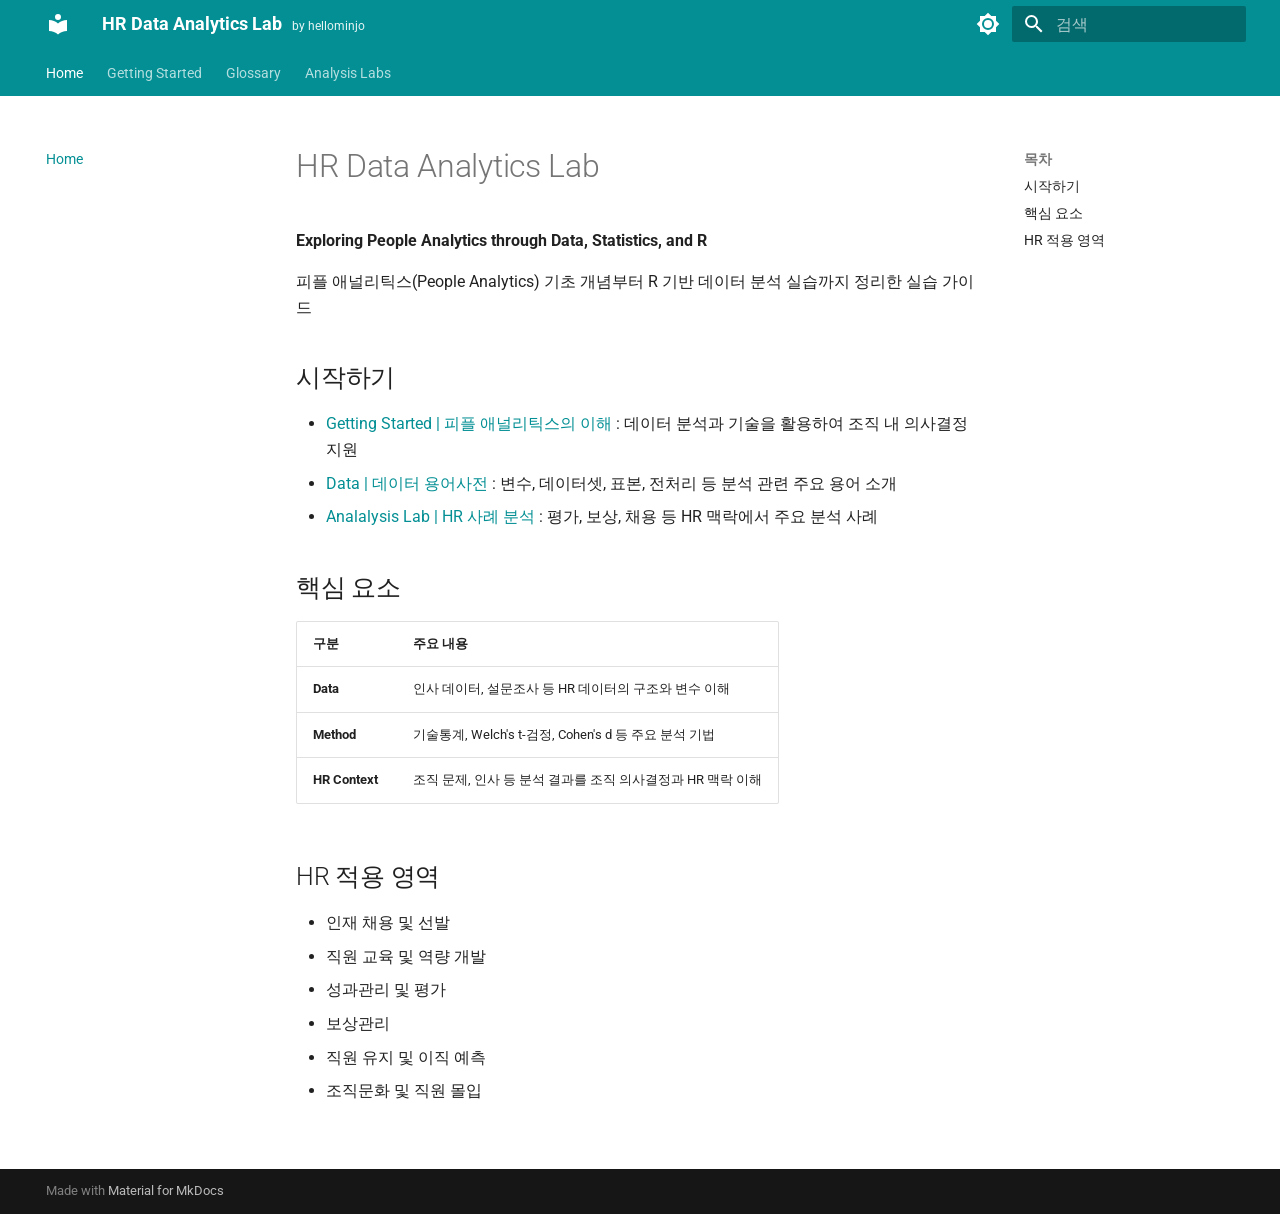
<file: index.html>
<!doctype html>
<html lang="ko" class="no-js">
  <head>
    
      <meta charset="utf-8">
      <meta name="viewport" content="width=device-width,initial-scale=1">
      
        <meta name="description" content="People Analytics & Statistical Methods">
      
      
      
        <link rel="canonical" href="https://hellominjo.github.io/hr-analytics-lab/">
      
      
      
        <link rel="next" href="getting-started/">
      
      
        
      
      
      <link rel="icon" href="assets/images/favicon.png">
      <meta name="generator" content="mkdocs-1.6.1, mkdocs-material-9.7.7">
    
    
      
        <title>HR Data Analytics Lab</title>
      
    
    
      <link rel="stylesheet" href="assets/stylesheets/main.ec1eaa64.min.css">
      
        
        <link rel="stylesheet" href="assets/stylesheets/palette.ab4e12ef.min.css">
      
      


    
    
      
    
    
      
        
        
        <link rel="preconnect" href="https://fonts.gstatic.com" crossorigin>
        <link rel="stylesheet" href="https://fonts.googleapis.com/css?family=Roboto:300,300i,400,400i,700,700i%7CRoboto+Mono:400,400i,700,700i&display=fallback">
        <style>:root{--md-text-font:"Roboto";--md-code-font:"Roboto Mono"}</style>
      
    
    
      <link rel="stylesheet" href="stylesheets/extra.css">
    
    <script>__md_scope=new URL(".",location),__md_hash=e=>[...e].reduce(((e,_)=>(e<<5)-e+_.charCodeAt(0)),0),__md_get=(e,_=localStorage,t=__md_scope)=>JSON.parse(_.getItem(t.pathname+"."+e)),__md_set=(e,_,t=localStorage,a=__md_scope)=>{try{t.setItem(a.pathname+"."+e,JSON.stringify(_))}catch(e){}}</script>
    
      

    
    
  </head>
  
  
    
    
      
    
    
    
    
    <body dir="ltr" data-md-color-scheme="default" data-md-color-primary="custom" data-md-color-accent="custom">
  
    
    <input class="md-toggle" data-md-toggle="drawer" type="checkbox" id="__drawer" autocomplete="off">
    <input class="md-toggle" data-md-toggle="search" type="checkbox" id="__search" autocomplete="off">
    <label class="md-overlay" for="__drawer"></label>
    <div data-md-component="skip">
      
        
        <a href="#hr-data-analytics-lab" class="md-skip">
          콘텐츠로 이동
        </a>
      
    </div>
    <div data-md-component="announce">
      
    </div>
    
    
      

<header class="md-header" data-md-component="header">
  <nav class="md-header__inner md-grid" aria-label="상단/헤더">
    <a href="." title="HR Data Analytics Lab" class="md-header__button md-logo" aria-label="HR Data Analytics Lab" data-md-component="logo">
      
  
  <svg xmlns="http://www.w3.org/2000/svg" viewBox="0 0 24 24"><path d="M12 8a3 3 0 0 0 3-3 3 3 0 0 0-3-3 3 3 0 0 0-3 3 3 3 0 0 0 3 3m0 3.54C9.64 9.35 6.5 8 3 8v11c3.5 0 6.64 1.35 9 3.54 2.36-2.19 5.5-3.54 9-3.54V8c-3.5 0-6.64 1.35-9 3.54"/></svg>

    </a>
    <label class="md-header__button md-icon" for="__drawer">
      
      <svg xmlns="http://www.w3.org/2000/svg" viewBox="0 0 24 24"><path d="M3 6h18v2H3zm0 5h18v2H3zm0 5h18v2H3z"/></svg>
    </label>
    <div class="md-header__title" data-md-component="header-title">
      <div class="md-header__ellipsis">
        <div class="md-header__topic">
          <span class="md-ellipsis">
            HR Data Analytics Lab
          </span>
        </div>
        <div class="md-header__topic" data-md-component="header-topic">
          <span class="md-ellipsis">
            
              Home
            
          </span>
        </div>
      </div>
    </div>
    
      
        <form class="md-header__option" data-md-component="palette">
  
    
    
    
    <input class="md-option" data-md-color-media="(prefers-color-scheme: light)" data-md-color-scheme="default" data-md-color-primary="custom" data-md-color-accent="custom"  aria-label="Dark Mode"  type="radio" name="__palette" id="__palette_0">
    
      <label class="md-header__button md-icon" title="Dark Mode" for="__palette_1" hidden>
        <svg xmlns="http://www.w3.org/2000/svg" viewBox="0 0 24 24"><path d="M12 8a4 4 0 0 0-4 4 4 4 0 0 0 4 4 4 4 0 0 0 4-4 4 4 0 0 0-4-4m0 10a6 6 0 0 1-6-6 6 6 0 0 1 6-6 6 6 0 0 1 6 6 6 6 0 0 1-6 6m8-9.31V4h-4.69L12 .69 8.69 4H4v4.69L.69 12 4 15.31V20h4.69L12 23.31 15.31 20H20v-4.69L23.31 12z"/></svg>
      </label>
    
  
    
    
    
    <input class="md-option" data-md-color-media="(prefers-color-scheme: dark)" data-md-color-scheme="slate" data-md-color-primary="custom" data-md-color-accent="custom"  aria-label="Light Mode"  type="radio" name="__palette" id="__palette_1">
    
      <label class="md-header__button md-icon" title="Light Mode" for="__palette_0" hidden>
        <svg xmlns="http://www.w3.org/2000/svg" viewBox="0 0 24 24"><path d="M12 18c-.89 0-1.74-.2-2.5-.55C11.56 16.5 13 14.42 13 12s-1.44-4.5-3.5-5.45C10.26 6.2 11.11 6 12 6a6 6 0 0 1 6 6 6 6 0 0 1-6 6m8-9.31V4h-4.69L12 .69 8.69 4H4v4.69L.69 12 4 15.31V20h4.69L12 23.31 15.31 20H20v-4.69L23.31 12z"/></svg>
      </label>
    
  
</form>
      
    
    
      <script>var palette=__md_get("__palette");if(palette&&palette.color){if("(prefers-color-scheme)"===palette.color.media){var media=matchMedia("(prefers-color-scheme: light)"),input=document.querySelector(media.matches?"[data-md-color-media='(prefers-color-scheme: light)']":"[data-md-color-media='(prefers-color-scheme: dark)']");palette.color.media=input.getAttribute("data-md-color-media"),palette.color.scheme=input.getAttribute("data-md-color-scheme"),palette.color.primary=input.getAttribute("data-md-color-primary"),palette.color.accent=input.getAttribute("data-md-color-accent")}for(var[key,value]of Object.entries(palette.color))document.body.setAttribute("data-md-color-"+key,value)}</script>
    
    
    
      
      
        <label class="md-header__button md-icon" for="__search">
          
          <svg xmlns="http://www.w3.org/2000/svg" viewBox="0 0 24 24"><path d="M9.5 3A6.5 6.5 0 0 1 16 9.5c0 1.61-.59 3.09-1.56 4.23l.27.27h.79l5 5-1.5 1.5-5-5v-.79l-.27-.27A6.52 6.52 0 0 1 9.5 16 6.5 6.5 0 0 1 3 9.5 6.5 6.5 0 0 1 9.5 3m0 2C7 5 5 7 5 9.5S7 14 9.5 14 14 12 14 9.5 12 5 9.5 5"/></svg>
        </label>
        <div class="md-search" data-md-component="search" role="dialog">
  <label class="md-search__overlay" for="__search"></label>
  <div class="md-search__inner" role="search">
    <form class="md-search__form" name="search">
      <input type="text" class="md-search__input" name="query" aria-label="검색" placeholder="검색" autocapitalize="off" autocorrect="off" autocomplete="off" spellcheck="false" data-md-component="search-query" required>
      <label class="md-search__icon md-icon" for="__search">
        
        <svg xmlns="http://www.w3.org/2000/svg" viewBox="0 0 24 24"><path d="M9.5 3A6.5 6.5 0 0 1 16 9.5c0 1.61-.59 3.09-1.56 4.23l.27.27h.79l5 5-1.5 1.5-5-5v-.79l-.27-.27A6.52 6.52 0 0 1 9.5 16 6.5 6.5 0 0 1 3 9.5 6.5 6.5 0 0 1 9.5 3m0 2C7 5 5 7 5 9.5S7 14 9.5 14 14 12 14 9.5 12 5 9.5 5"/></svg>
        
        <svg xmlns="http://www.w3.org/2000/svg" viewBox="0 0 24 24"><path d="M20 11v2H8l5.5 5.5-1.42 1.42L4.16 12l7.92-7.92L13.5 5.5 8 11z"/></svg>
      </label>
      <nav class="md-search__options" aria-label="검색">
        
        <button type="reset" class="md-search__icon md-icon" title="지우기" aria-label="지우기" tabindex="-1">
          
          <svg xmlns="http://www.w3.org/2000/svg" viewBox="0 0 24 24"><path d="M19 6.41 17.59 5 12 10.59 6.41 5 5 6.41 10.59 12 5 17.59 6.41 19 12 13.41 17.59 19 19 17.59 13.41 12z"/></svg>
        </button>
      </nav>
      
        <div class="md-search__suggest" data-md-component="search-suggest"></div>
      
    </form>
    <div class="md-search__output">
      <div class="md-search__scrollwrap" tabindex="0" data-md-scrollfix>
        <div class="md-search-result" data-md-component="search-result">
          <div class="md-search-result__meta">
            검색 초기화
          </div>
          <ol class="md-search-result__list" role="presentation"></ol>
        </div>
      </div>
    </div>
  </div>
</div>
      
    
    
  </nav>
  
</header>
    
    <div class="md-container" data-md-component="container">
      
      
        
          
            
<nav class="md-tabs" aria-label="탭" data-md-component="tabs">
  <div class="md-grid">
    <ul class="md-tabs__list">
      
        
  
  
  
    
  
  
    <li class="md-tabs__item md-tabs__item--active">
      <a href="." class="md-tabs__link">
        
  
  
    
  
  Home

      </a>
    </li>
  

      
        
  
  
  
  
    <li class="md-tabs__item">
      <a href="getting-started/" class="md-tabs__link">
        
  
  
    
  
  Getting Started

      </a>
    </li>
  

      
        
  
  
  
  
    
    
      <li class="md-tabs__item">
        <a href="glossary/data/" class="md-tabs__link">
          
  
  
    
  
  Glossary

        </a>
      </li>
    
  

      
        
  
  
  
  
    
    
      <li class="md-tabs__item">
        <a href="labs/" class="md-tabs__link">
          
  
  
    
  
  Analysis Labs

        </a>
      </li>
    
  

      
    </ul>
  </div>
</nav>
          
        
      
      <main class="md-main" data-md-component="main">
        <div class="md-main__inner md-grid">
          
            
              
              <div class="md-sidebar md-sidebar--primary" data-md-component="sidebar" data-md-type="navigation" >
                <div class="md-sidebar__scrollwrap">
                  <div class="md-sidebar__inner">
                    


  


<nav class="md-nav md-nav--primary md-nav--lifted" aria-label="네비게이션" data-md-level="0">
  <label class="md-nav__title" for="__drawer">
    <a href="." title="HR Data Analytics Lab" class="md-nav__button md-logo" aria-label="HR Data Analytics Lab" data-md-component="logo">
      
  
  <svg xmlns="http://www.w3.org/2000/svg" viewBox="0 0 24 24"><path d="M12 8a3 3 0 0 0 3-3 3 3 0 0 0-3-3 3 3 0 0 0-3 3 3 3 0 0 0 3 3m0 3.54C9.64 9.35 6.5 8 3 8v11c3.5 0 6.64 1.35 9 3.54 2.36-2.19 5.5-3.54 9-3.54V8c-3.5 0-6.64 1.35-9 3.54"/></svg>

    </a>
    HR Data Analytics Lab
  </label>
  
  <ul class="md-nav__list" data-md-scrollfix>
    
      
      
  
  
    
  
  
  
    <li class="md-nav__item md-nav__item--active">
      
      <input class="md-nav__toggle md-toggle" type="checkbox" id="__toc">
      
      
        
      
      
        <label class="md-nav__link md-nav__link--active" for="__toc">
          
  
  
  <span class="md-ellipsis">
    
  
    Home
  

    
  </span>
  
  

          <span class="md-nav__icon md-icon"></span>
        </label>
      
      <a href="." class="md-nav__link md-nav__link--active">
        
  
  
  <span class="md-ellipsis">
    
  
    Home
  

    
  </span>
  
  

      </a>
      
        

<nav class="md-nav md-nav--secondary" aria-label="목차">
  
  
  
    
  
  
    <label class="md-nav__title" for="__toc">
      <span class="md-nav__icon md-icon"></span>
      목차
    </label>
    <ul class="md-nav__list" data-md-component="toc" data-md-scrollfix>
      
        <li class="md-nav__item">
  <a href="#_1" class="md-nav__link">
    <span class="md-ellipsis">
      
        시작하기
      
    </span>
  </a>
  
</li>
      
        <li class="md-nav__item">
  <a href="#_2" class="md-nav__link">
    <span class="md-ellipsis">
      
        핵심 요소
      
    </span>
  </a>
  
</li>
      
        <li class="md-nav__item">
  <a href="#hr" class="md-nav__link">
    <span class="md-ellipsis">
      
        HR 적용 영역
      
    </span>
  </a>
  
</li>
      
    </ul>
  
</nav>
      
    </li>
  

    
      
      
  
  
  
  
    <li class="md-nav__item">
      <a href="getting-started/" class="md-nav__link">
        
  
  
  <span class="md-ellipsis">
    
  
    Getting Started
  

    
  </span>
  
  

      </a>
    </li>
  

    
      
      
  
  
  
  
    
    
      
        
      
        
      
        
      
    
    
    
      
      
        
      
    
    
    <li class="md-nav__item md-nav__item--nested">
      
        
        
        <input class="md-nav__toggle md-toggle " type="checkbox" id="__nav_3" >
        
          
          <label class="md-nav__link" for="__nav_3" id="__nav_3_label" tabindex="0">
            
  
  
  <span class="md-ellipsis">
    
  
    Glossary
  

    
  </span>
  
  

            <span class="md-nav__icon md-icon"></span>
          </label>
        
        <nav class="md-nav" data-md-level="1" aria-labelledby="__nav_3_label" aria-expanded="false">
          <label class="md-nav__title" for="__nav_3">
            <span class="md-nav__icon md-icon"></span>
            
  
    Glossary
  

          </label>
          <ul class="md-nav__list" data-md-scrollfix>
            
              
                
  
  
  
  
    <li class="md-nav__item">
      <a href="glossary/data/" class="md-nav__link">
        
  
  
  <span class="md-ellipsis">
    
  
    Data
  

    
  </span>
  
  

      </a>
    </li>
  

              
            
              
                
  
  
  
  
    <li class="md-nav__item">
      <a href="glossary/methods/" class="md-nav__link">
        
  
  
  <span class="md-ellipsis">
    
  
    Methods
  

    
  </span>
  
  

      </a>
    </li>
  

              
            
              
                
  
  
  
  
    <li class="md-nav__item">
      <a href="glossary/hr-context/" class="md-nav__link">
        
  
  
  <span class="md-ellipsis">
    
  
    HR Context
  

    
  </span>
  
  

      </a>
    </li>
  

              
            
          </ul>
        </nav>
      
    </li>
  

    
      
      
  
  
  
  
    
    
      
        
          
        
      
        
      
        
      
    
    
    
      
      
        
      
    
    
    <li class="md-nav__item md-nav__item--nested">
      
        
        
        <input class="md-nav__toggle md-toggle " type="checkbox" id="__nav_4" >
        
          
          <div class="md-nav__link md-nav__container">
            <a href="labs/" class="md-nav__link ">
              
  
  
  <span class="md-ellipsis">
    
  
    Analysis Labs
  

    
  </span>
  
  

            </a>
            
              
              <label class="md-nav__link " for="__nav_4" id="__nav_4_label" tabindex="0">
                <span class="md-nav__icon md-icon"></span>
              </label>
            
          </div>
        
        <nav class="md-nav" data-md-level="1" aria-labelledby="__nav_4_label" aria-expanded="false">
          <label class="md-nav__title" for="__nav_4">
            <span class="md-nav__icon md-icon"></span>
            
  
    Analysis Labs
  

          </label>
          <ul class="md-nav__list" data-md-scrollfix>
            
              
            
              
                
  
  
  
  
    <li class="md-nav__item">
      <a href="labs/lab01/" class="md-nav__link">
        
  
  
  <span class="md-ellipsis">
    
  
    Lab 01 - AI Anxiety
  

    
  </span>
  
  

      </a>
    </li>
  

              
            
              
                
  
  
  
  
    <li class="md-nav__item">
      <a href="labs/lab02/" class="md-nav__link">
        
  
  
  <span class="md-ellipsis">
    
  
    Lab 02 - Performance
  

    
  </span>
  
  

      </a>
    </li>
  

              
            
          </ul>
        </nav>
      
    </li>
  

    
  </ul>
</nav>
                  </div>
                </div>
              </div>
            
            
              
              <div class="md-sidebar md-sidebar--secondary" data-md-component="sidebar" data-md-type="toc" >
                <div class="md-sidebar__scrollwrap">
                  <div class="md-sidebar__inner">
                    

<nav class="md-nav md-nav--secondary" aria-label="목차">
  
  
  
    
  
  
    <label class="md-nav__title" for="__toc">
      <span class="md-nav__icon md-icon"></span>
      목차
    </label>
    <ul class="md-nav__list" data-md-component="toc" data-md-scrollfix>
      
        <li class="md-nav__item">
  <a href="#_1" class="md-nav__link">
    <span class="md-ellipsis">
      
        시작하기
      
    </span>
  </a>
  
</li>
      
        <li class="md-nav__item">
  <a href="#_2" class="md-nav__link">
    <span class="md-ellipsis">
      
        핵심 요소
      
    </span>
  </a>
  
</li>
      
        <li class="md-nav__item">
  <a href="#hr" class="md-nav__link">
    <span class="md-ellipsis">
      
        HR 적용 영역
      
    </span>
  </a>
  
</li>
      
    </ul>
  
</nav>
                  </div>
                </div>
              </div>
            
          
          
            <div class="md-content" data-md-component="content">
              
              <article class="md-content__inner md-typeset">
                
                  



<h1 id="hr-data-analytics-lab">HR Data Analytics Lab</h1>
<p><strong>Exploring People Analytics through Data, Statistics, and R</strong></p>
<p>피플 애널리틱스(People Analytics) 기초 개념부터 R 기반 데이터 분석 실습까지 정리한 실습 가이드</p>
<h2 id="_1">시작하기</h2>
<ul>
<li><a href="getting-started/">Getting Started | 피플 애널리틱스의 이해</a> : 데이터 분석과 기술을 활용하여 조직 내 의사결정 지원</li>
<li><a href="glossary/data/">Data | 데이터 용어사전</a> : 변수, 데이터셋, 표본, 전처리 등 분석 관련 주요 용어 소개</li>
<li><a href="labs/lab01/">Analalysis Lab | HR 사례 분석</a> : 평가, 보상, 채용 등 HR 맥락에서 주요 분석 사례</li>
</ul>
<h2 id="_2">핵심 요소</h2>
<table>
<thead>
<tr>
<th>구분</th>
<th>주요 내용</th>
</tr>
</thead>
<tbody>
<tr>
<td><strong>Data</strong></td>
<td>인사 데이터, 설문조사 등 HR 데이터의 구조와 변수 이해</td>
</tr>
<tr>
<td><strong>Method</strong></td>
<td>기술통계, Welch's t-검정, Cohen's d 등 주요 분석 기법</td>
</tr>
<tr>
<td><strong>HR Context</strong></td>
<td>조직 문제, 인사 등 분석 결과를 조직 의사결정과 HR 맥락 이해</td>
</tr>
</tbody>
</table>
<h2 id="hr">HR 적용 영역</h2>
<ul>
<li>인재 채용 및 선발</li>
<li>직원 교육 및 역량 개발</li>
<li>성과관리 및 평가</li>
<li>보상관리</li>
<li>직원 유지 및 이직 예측</li>
<li>조직문화 및 직원 몰입</li>
</ul>
<p><br /></p>












                
              </article>
            </div>
          
          
<script>var target=document.getElementById(location.hash.slice(1));target&&target.name&&(target.checked=target.name.startsWith("__tabbed_"))</script>
        </div>
        
      </main>
      
        <footer class="md-footer">
  
  <div class="md-footer-meta md-typeset">
    <div class="md-footer-meta__inner md-grid">
      <div class="md-copyright">
  
  
    Made with
    <a href="https://squidfunk.github.io/mkdocs-material/" target="_blank" rel="noopener">
      Material for MkDocs
    </a>
  
</div>
      
    </div>
  </div>
</footer>
      
    </div>
    <div class="md-dialog" data-md-component="dialog">
      <div class="md-dialog__inner md-typeset"></div>
    </div>
    
    
    
      
      
      <script id="__config" type="application/json">{"annotate": null, "base": ".", "features": ["navigation.tabs", "navigation.sections", "navigation.indexes", "search.suggest", "search.highlight"], "search": "assets/javascripts/workers/search.2c215733.min.js", "tags": null, "translations": {"clipboard.copied": "\ud074\ub9bd\ubcf4\ub4dc\uc5d0 \ubcf5\uc0ac\ub428", "clipboard.copy": "\ud074\ub9bd\ubcf4\ub4dc\ub85c \ubcf5\uc0ac", "search.result.more.one": "\uc774 \ubb38\uc11c\uc5d0\uc11c 1\uac1c\uc758 \uac80\uc0c9 \uacb0\uacfc \ub354 \ubcf4\uae30", "search.result.more.other": "\uc774 \ubb38\uc11c\uc5d0\uc11c #\uac1c\uc758 \uac80\uc0c9 \uacb0\uacfc \ub354 \ubcf4\uae30", "search.result.none": "\uac80\uc0c9\uc5b4\uc640 \uc77c\uce58\ud558\ub294 \ubb38\uc11c\uac00 \uc5c6\uc2b5\ub2c8\ub2e4", "search.result.one": "1\uac1c\uc758 \uc77c\uce58\ud558\ub294 \ubb38\uc11c", "search.result.other": "#\uac1c\uc758 \uc77c\uce58\ud558\ub294 \ubb38\uc11c", "search.result.placeholder": "\uac80\uc0c9\uc5b4\ub97c \uc785\ub825\ud558\uc138\uc694", "search.result.term.missing": "\ud3ec\ud568\ub418\uc9c0 \uc54a\uc740 \uac80\uc0c9\uc5b4", "select.version": "\ubc84\uc804 \uc120\ud0dd"}, "version": null}</script>
    
    
      <script src="assets/javascripts/bundle.d7400e89.min.js"></script>
      
    
  </body>
</html>
</file>
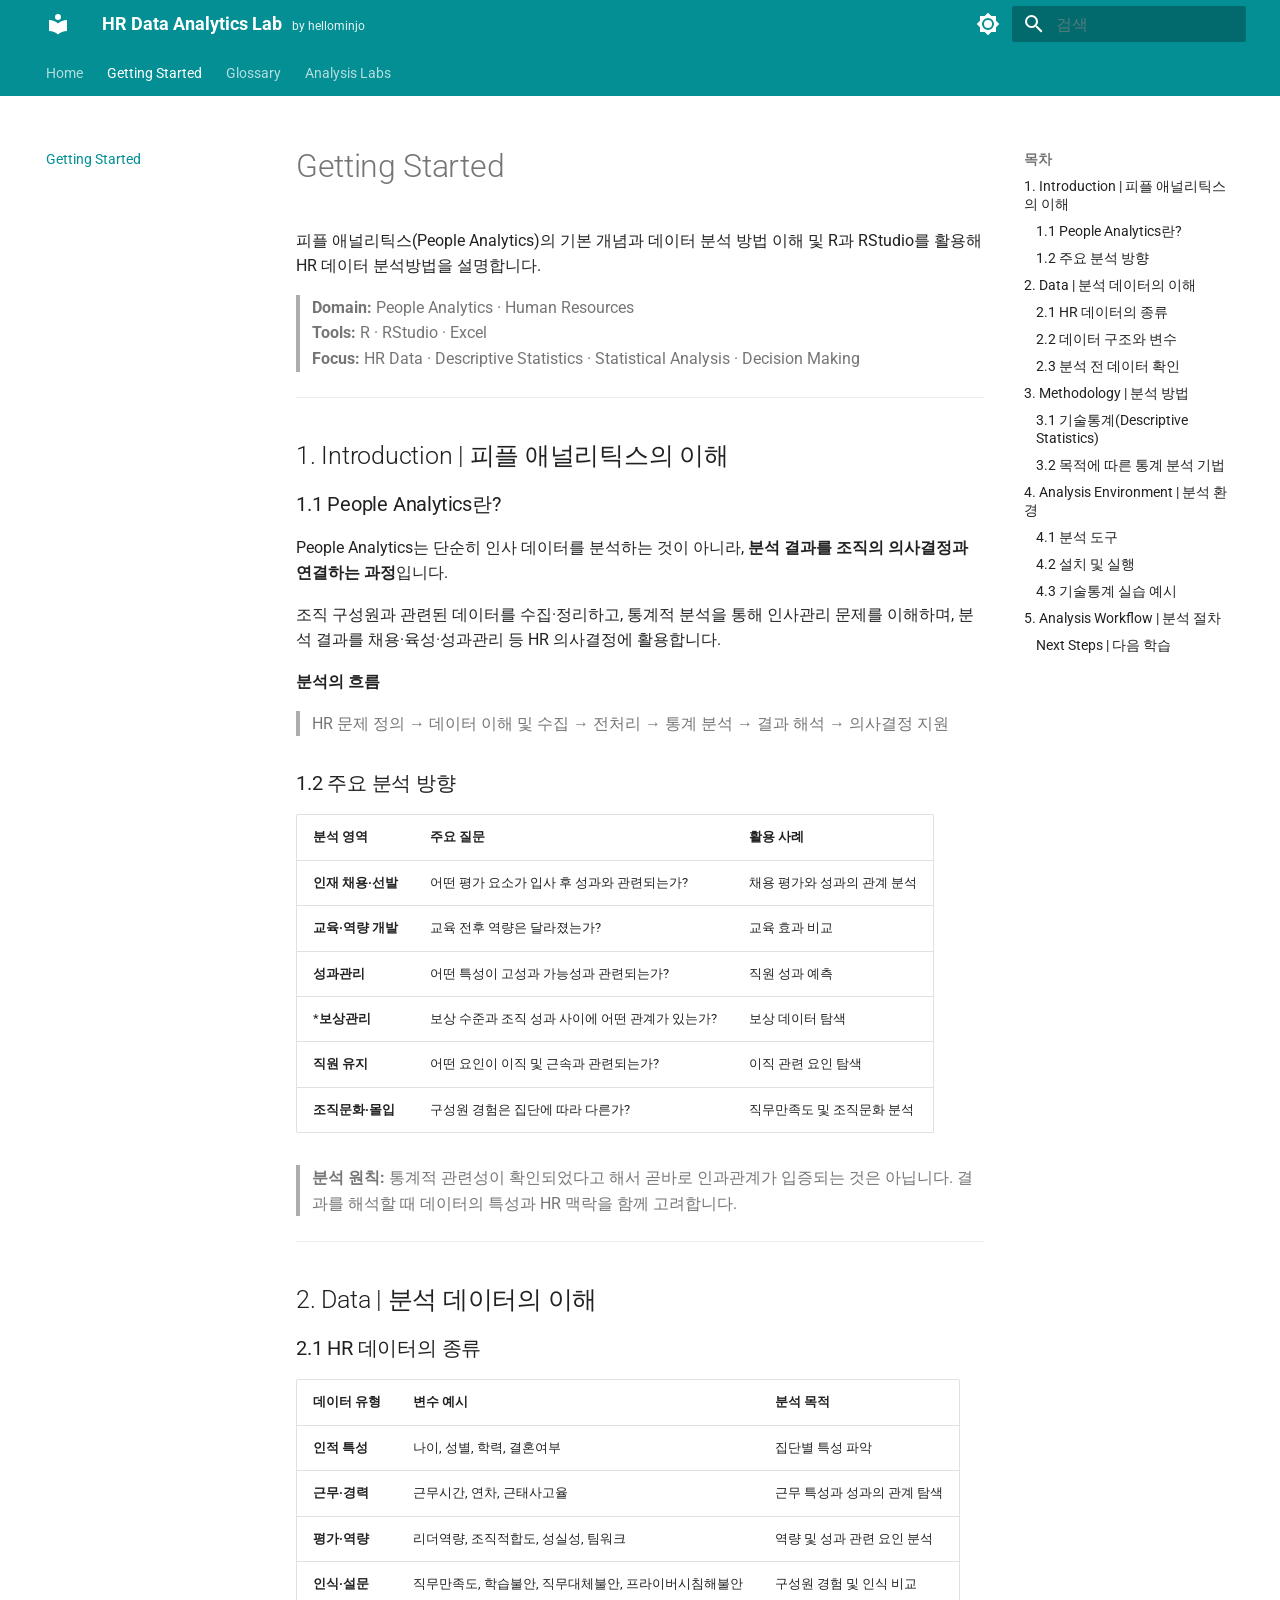
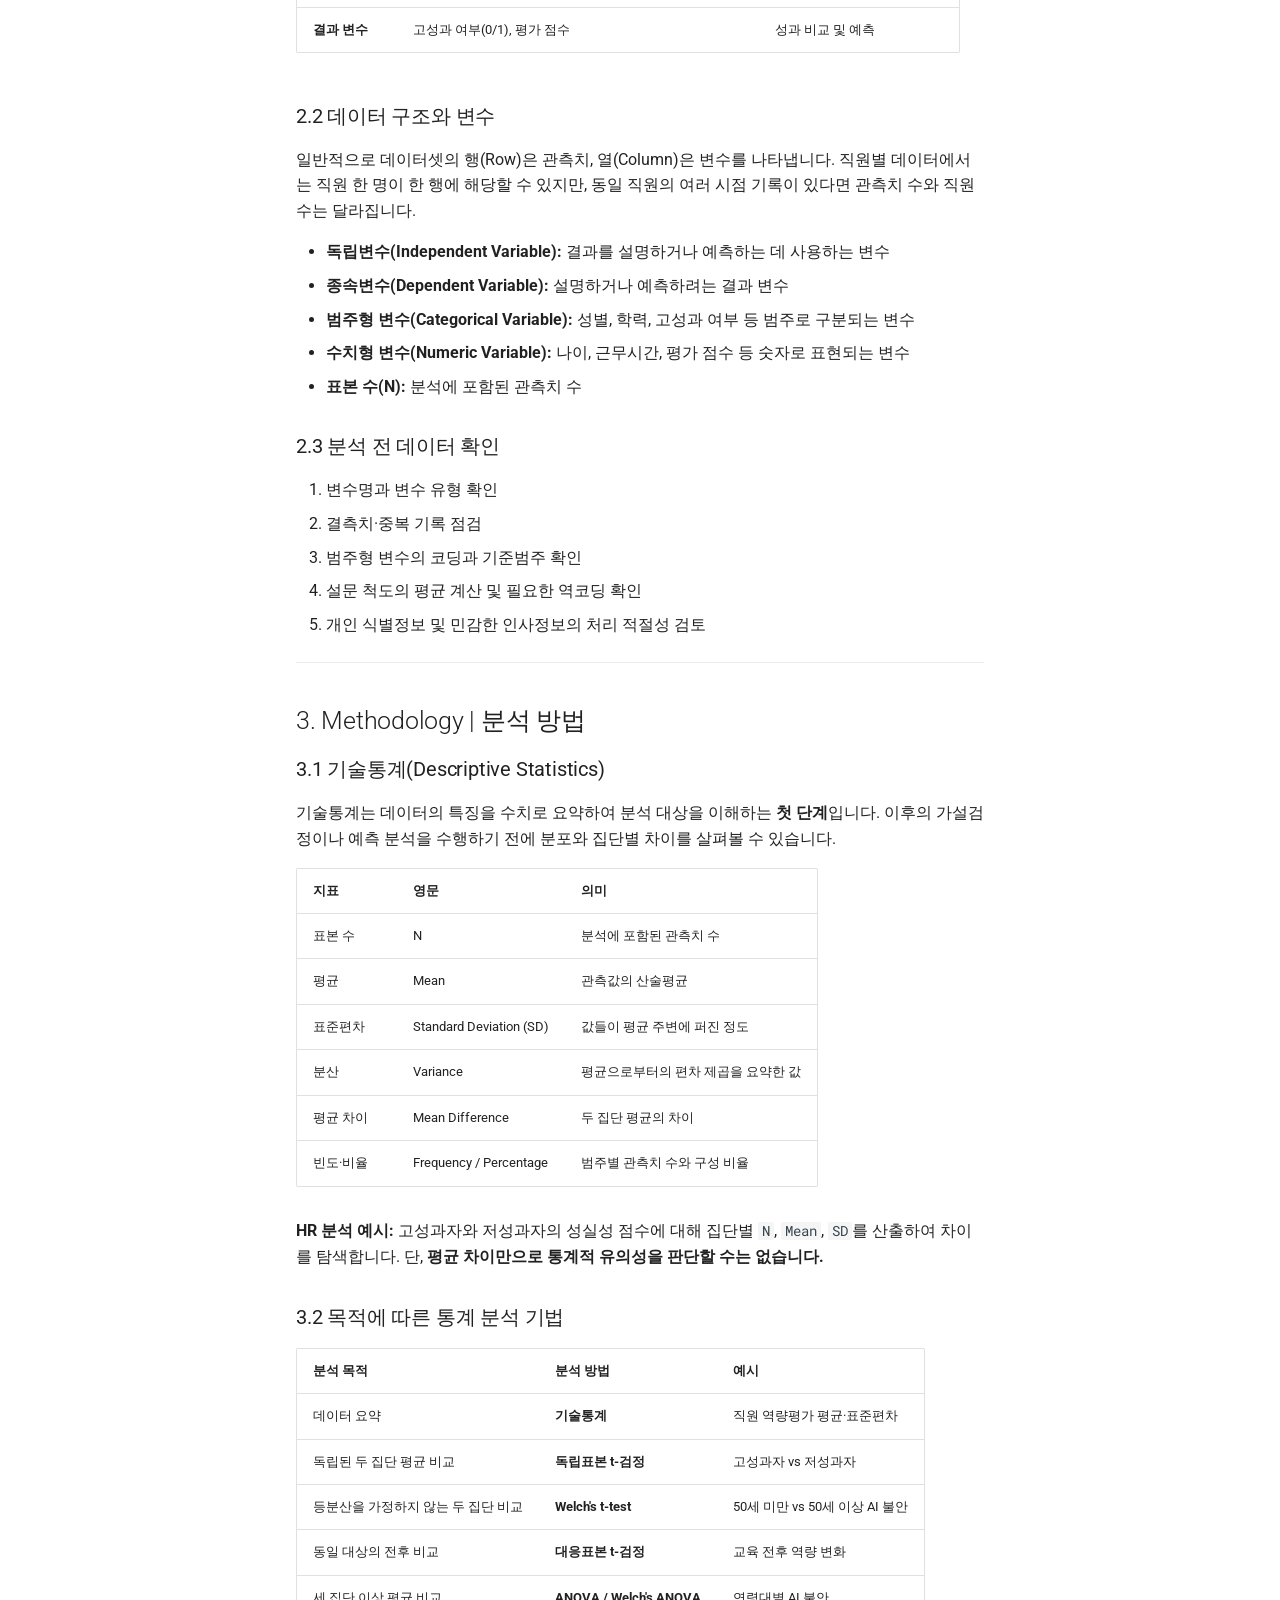
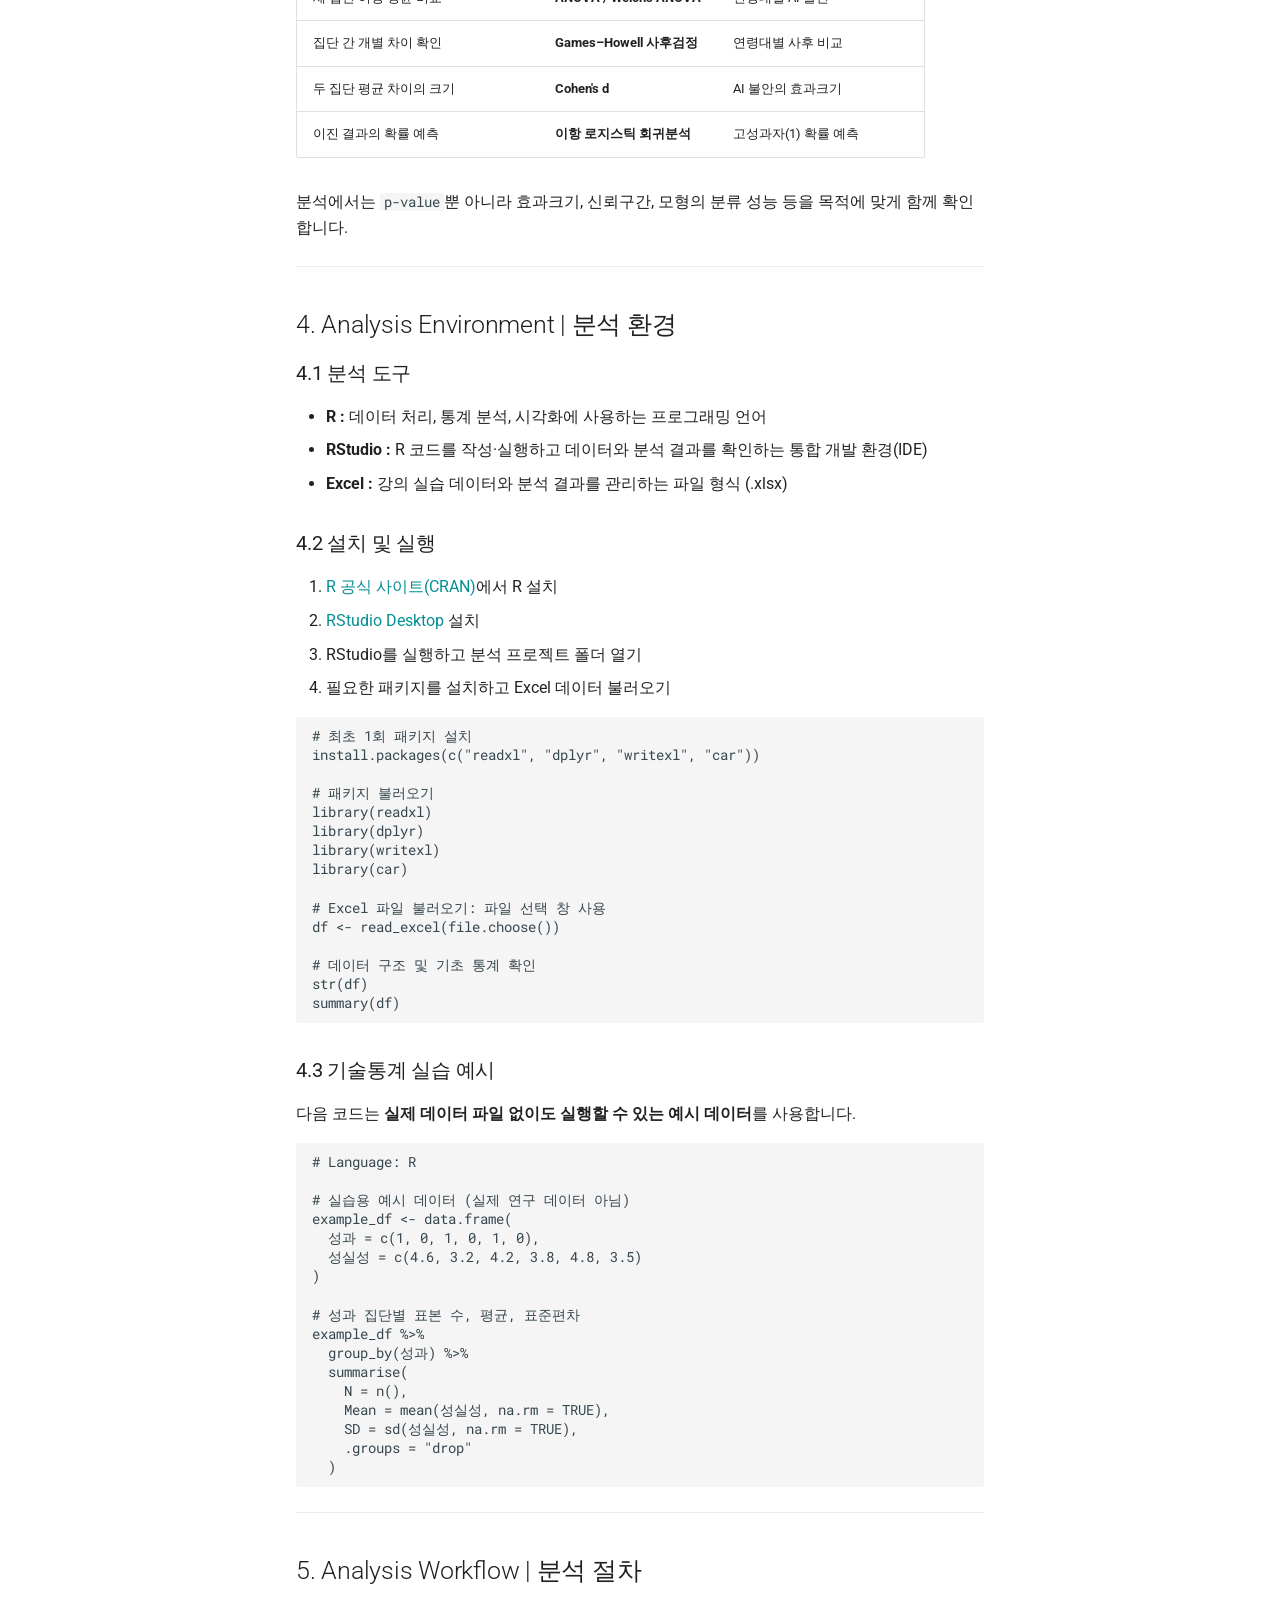
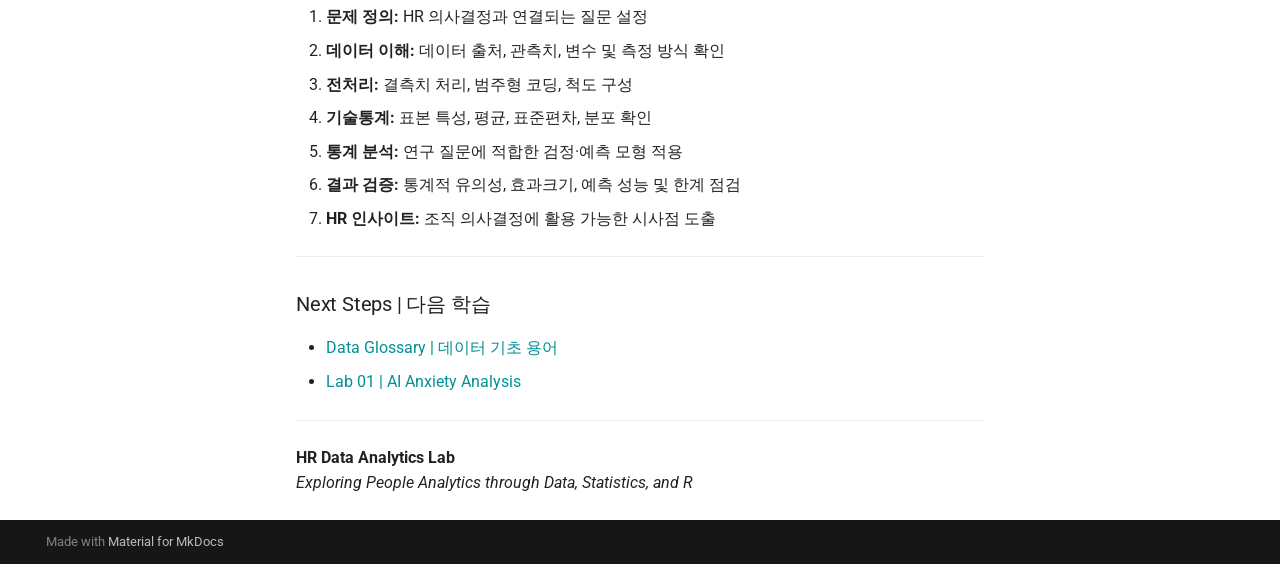
<file: getting-started/index.html>
<!doctype html>
<html lang="ko" class="no-js">
  <head>
    
      <meta charset="utf-8">
      <meta name="viewport" content="width=device-width,initial-scale=1">
      
        <meta name="description" content="People Analytics & Statistical Methods">
      
      
      
        <link rel="canonical" href="https://hellominjo.github.io/hr-analytics-lab/getting-started/">
      
      
        <link rel="prev" href="..">
      
      
        <link rel="next" href="../glossary/data/">
      
      
        
      
      
      <link rel="icon" href="../assets/images/favicon.png">
      <meta name="generator" content="mkdocs-1.6.1, mkdocs-material-9.7.7">
    
    
      
        <title>Getting Started - HR Data Analytics Lab</title>
      
    
    
      <link rel="stylesheet" href="../assets/stylesheets/main.ec1eaa64.min.css">
      
        
        <link rel="stylesheet" href="../assets/stylesheets/palette.ab4e12ef.min.css">
      
      


    
    
      
    
    
      
        
        
        <link rel="preconnect" href="https://fonts.gstatic.com" crossorigin>
        <link rel="stylesheet" href="https://fonts.googleapis.com/css?family=Roboto:300,300i,400,400i,700,700i%7CRoboto+Mono:400,400i,700,700i&display=fallback">
        <style>:root{--md-text-font:"Roboto";--md-code-font:"Roboto Mono"}</style>
      
    
    
      <link rel="stylesheet" href="../stylesheets/extra.css">
    
    <script>__md_scope=new URL("..",location),__md_hash=e=>[...e].reduce(((e,_)=>(e<<5)-e+_.charCodeAt(0)),0),__md_get=(e,_=localStorage,t=__md_scope)=>JSON.parse(_.getItem(t.pathname+"."+e)),__md_set=(e,_,t=localStorage,a=__md_scope)=>{try{t.setItem(a.pathname+"."+e,JSON.stringify(_))}catch(e){}}</script>
    
      

    
    
  </head>
  
  
    
    
      
    
    
    
    
    <body dir="ltr" data-md-color-scheme="default" data-md-color-primary="custom" data-md-color-accent="custom">
  
    
    <input class="md-toggle" data-md-toggle="drawer" type="checkbox" id="__drawer" autocomplete="off">
    <input class="md-toggle" data-md-toggle="search" type="checkbox" id="__search" autocomplete="off">
    <label class="md-overlay" for="__drawer"></label>
    <div data-md-component="skip">
      
        
        <a href="#getting-started" class="md-skip">
          콘텐츠로 이동
        </a>
      
    </div>
    <div data-md-component="announce">
      
    </div>
    
    
      

<header class="md-header" data-md-component="header">
  <nav class="md-header__inner md-grid" aria-label="상단/헤더">
    <a href=".." title="HR Data Analytics Lab" class="md-header__button md-logo" aria-label="HR Data Analytics Lab" data-md-component="logo">
      
  
  <svg xmlns="http://www.w3.org/2000/svg" viewBox="0 0 24 24"><path d="M12 8a3 3 0 0 0 3-3 3 3 0 0 0-3-3 3 3 0 0 0-3 3 3 3 0 0 0 3 3m0 3.54C9.64 9.35 6.5 8 3 8v11c3.5 0 6.64 1.35 9 3.54 2.36-2.19 5.5-3.54 9-3.54V8c-3.5 0-6.64 1.35-9 3.54"/></svg>

    </a>
    <label class="md-header__button md-icon" for="__drawer">
      
      <svg xmlns="http://www.w3.org/2000/svg" viewBox="0 0 24 24"><path d="M3 6h18v2H3zm0 5h18v2H3zm0 5h18v2H3z"/></svg>
    </label>
    <div class="md-header__title" data-md-component="header-title">
      <div class="md-header__ellipsis">
        <div class="md-header__topic">
          <span class="md-ellipsis">
            HR Data Analytics Lab
          </span>
        </div>
        <div class="md-header__topic" data-md-component="header-topic">
          <span class="md-ellipsis">
            
              Getting Started
            
          </span>
        </div>
      </div>
    </div>
    
      
        <form class="md-header__option" data-md-component="palette">
  
    
    
    
    <input class="md-option" data-md-color-media="(prefers-color-scheme: light)" data-md-color-scheme="default" data-md-color-primary="custom" data-md-color-accent="custom"  aria-label="Dark Mode"  type="radio" name="__palette" id="__palette_0">
    
      <label class="md-header__button md-icon" title="Dark Mode" for="__palette_1" hidden>
        <svg xmlns="http://www.w3.org/2000/svg" viewBox="0 0 24 24"><path d="M12 8a4 4 0 0 0-4 4 4 4 0 0 0 4 4 4 4 0 0 0 4-4 4 4 0 0 0-4-4m0 10a6 6 0 0 1-6-6 6 6 0 0 1 6-6 6 6 0 0 1 6 6 6 6 0 0 1-6 6m8-9.31V4h-4.69L12 .69 8.69 4H4v4.69L.69 12 4 15.31V20h4.69L12 23.31 15.31 20H20v-4.69L23.31 12z"/></svg>
      </label>
    
  
    
    
    
    <input class="md-option" data-md-color-media="(prefers-color-scheme: dark)" data-md-color-scheme="slate" data-md-color-primary="custom" data-md-color-accent="custom"  aria-label="Light Mode"  type="radio" name="__palette" id="__palette_1">
    
      <label class="md-header__button md-icon" title="Light Mode" for="__palette_0" hidden>
        <svg xmlns="http://www.w3.org/2000/svg" viewBox="0 0 24 24"><path d="M12 18c-.89 0-1.74-.2-2.5-.55C11.56 16.5 13 14.42 13 12s-1.44-4.5-3.5-5.45C10.26 6.2 11.11 6 12 6a6 6 0 0 1 6 6 6 6 0 0 1-6 6m8-9.31V4h-4.69L12 .69 8.69 4H4v4.69L.69 12 4 15.31V20h4.69L12 23.31 15.31 20H20v-4.69L23.31 12z"/></svg>
      </label>
    
  
</form>
      
    
    
      <script>var palette=__md_get("__palette");if(palette&&palette.color){if("(prefers-color-scheme)"===palette.color.media){var media=matchMedia("(prefers-color-scheme: light)"),input=document.querySelector(media.matches?"[data-md-color-media='(prefers-color-scheme: light)']":"[data-md-color-media='(prefers-color-scheme: dark)']");palette.color.media=input.getAttribute("data-md-color-media"),palette.color.scheme=input.getAttribute("data-md-color-scheme"),palette.color.primary=input.getAttribute("data-md-color-primary"),palette.color.accent=input.getAttribute("data-md-color-accent")}for(var[key,value]of Object.entries(palette.color))document.body.setAttribute("data-md-color-"+key,value)}</script>
    
    
    
      
      
        <label class="md-header__button md-icon" for="__search">
          
          <svg xmlns="http://www.w3.org/2000/svg" viewBox="0 0 24 24"><path d="M9.5 3A6.5 6.5 0 0 1 16 9.5c0 1.61-.59 3.09-1.56 4.23l.27.27h.79l5 5-1.5 1.5-5-5v-.79l-.27-.27A6.52 6.52 0 0 1 9.5 16 6.5 6.5 0 0 1 3 9.5 6.5 6.5 0 0 1 9.5 3m0 2C7 5 5 7 5 9.5S7 14 9.5 14 14 12 14 9.5 12 5 9.5 5"/></svg>
        </label>
        <div class="md-search" data-md-component="search" role="dialog">
  <label class="md-search__overlay" for="__search"></label>
  <div class="md-search__inner" role="search">
    <form class="md-search__form" name="search">
      <input type="text" class="md-search__input" name="query" aria-label="검색" placeholder="검색" autocapitalize="off" autocorrect="off" autocomplete="off" spellcheck="false" data-md-component="search-query" required>
      <label class="md-search__icon md-icon" for="__search">
        
        <svg xmlns="http://www.w3.org/2000/svg" viewBox="0 0 24 24"><path d="M9.5 3A6.5 6.5 0 0 1 16 9.5c0 1.61-.59 3.09-1.56 4.23l.27.27h.79l5 5-1.5 1.5-5-5v-.79l-.27-.27A6.52 6.52 0 0 1 9.5 16 6.5 6.5 0 0 1 3 9.5 6.5 6.5 0 0 1 9.5 3m0 2C7 5 5 7 5 9.5S7 14 9.5 14 14 12 14 9.5 12 5 9.5 5"/></svg>
        
        <svg xmlns="http://www.w3.org/2000/svg" viewBox="0 0 24 24"><path d="M20 11v2H8l5.5 5.5-1.42 1.42L4.16 12l7.92-7.92L13.5 5.5 8 11z"/></svg>
      </label>
      <nav class="md-search__options" aria-label="검색">
        
        <button type="reset" class="md-search__icon md-icon" title="지우기" aria-label="지우기" tabindex="-1">
          
          <svg xmlns="http://www.w3.org/2000/svg" viewBox="0 0 24 24"><path d="M19 6.41 17.59 5 12 10.59 6.41 5 5 6.41 10.59 12 5 17.59 6.41 19 12 13.41 17.59 19 19 17.59 13.41 12z"/></svg>
        </button>
      </nav>
      
        <div class="md-search__suggest" data-md-component="search-suggest"></div>
      
    </form>
    <div class="md-search__output">
      <div class="md-search__scrollwrap" tabindex="0" data-md-scrollfix>
        <div class="md-search-result" data-md-component="search-result">
          <div class="md-search-result__meta">
            검색 초기화
          </div>
          <ol class="md-search-result__list" role="presentation"></ol>
        </div>
      </div>
    </div>
  </div>
</div>
      
    
    
  </nav>
  
</header>
    
    <div class="md-container" data-md-component="container">
      
      
        
          
            
<nav class="md-tabs" aria-label="탭" data-md-component="tabs">
  <div class="md-grid">
    <ul class="md-tabs__list">
      
        
  
  
  
  
    <li class="md-tabs__item">
      <a href=".." class="md-tabs__link">
        
  
  
    
  
  Home

      </a>
    </li>
  

      
        
  
  
  
    
  
  
    <li class="md-tabs__item md-tabs__item--active">
      <a href="./" class="md-tabs__link">
        
  
  
    
  
  Getting Started

      </a>
    </li>
  

      
        
  
  
  
  
    
    
      <li class="md-tabs__item">
        <a href="../glossary/data/" class="md-tabs__link">
          
  
  
    
  
  Glossary

        </a>
      </li>
    
  

      
        
  
  
  
  
    
    
      <li class="md-tabs__item">
        <a href="../labs/" class="md-tabs__link">
          
  
  
    
  
  Analysis Labs

        </a>
      </li>
    
  

      
    </ul>
  </div>
</nav>
          
        
      
      <main class="md-main" data-md-component="main">
        <div class="md-main__inner md-grid">
          
            
              
              <div class="md-sidebar md-sidebar--primary" data-md-component="sidebar" data-md-type="navigation" >
                <div class="md-sidebar__scrollwrap">
                  <div class="md-sidebar__inner">
                    


  


<nav class="md-nav md-nav--primary md-nav--lifted" aria-label="네비게이션" data-md-level="0">
  <label class="md-nav__title" for="__drawer">
    <a href=".." title="HR Data Analytics Lab" class="md-nav__button md-logo" aria-label="HR Data Analytics Lab" data-md-component="logo">
      
  
  <svg xmlns="http://www.w3.org/2000/svg" viewBox="0 0 24 24"><path d="M12 8a3 3 0 0 0 3-3 3 3 0 0 0-3-3 3 3 0 0 0-3 3 3 3 0 0 0 3 3m0 3.54C9.64 9.35 6.5 8 3 8v11c3.5 0 6.64 1.35 9 3.54 2.36-2.19 5.5-3.54 9-3.54V8c-3.5 0-6.64 1.35-9 3.54"/></svg>

    </a>
    HR Data Analytics Lab
  </label>
  
  <ul class="md-nav__list" data-md-scrollfix>
    
      
      
  
  
  
  
    <li class="md-nav__item">
      <a href=".." class="md-nav__link">
        
  
  
  <span class="md-ellipsis">
    
  
    Home
  

    
  </span>
  
  

      </a>
    </li>
  

    
      
      
  
  
    
  
  
  
    <li class="md-nav__item md-nav__item--active">
      
      <input class="md-nav__toggle md-toggle" type="checkbox" id="__toc">
      
      
        
      
      
        <label class="md-nav__link md-nav__link--active" for="__toc">
          
  
  
  <span class="md-ellipsis">
    
  
    Getting Started
  

    
  </span>
  
  

          <span class="md-nav__icon md-icon"></span>
        </label>
      
      <a href="./" class="md-nav__link md-nav__link--active">
        
  
  
  <span class="md-ellipsis">
    
  
    Getting Started
  

    
  </span>
  
  

      </a>
      
        

<nav class="md-nav md-nav--secondary" aria-label="목차">
  
  
  
    
  
  
    <label class="md-nav__title" for="__toc">
      <span class="md-nav__icon md-icon"></span>
      목차
    </label>
    <ul class="md-nav__list" data-md-component="toc" data-md-scrollfix>
      
        <li class="md-nav__item">
  <a href="#1-introduction" class="md-nav__link">
    <span class="md-ellipsis">
      
        1. Introduction | 피플 애널리틱스의 이해
      
    </span>
  </a>
  
    <nav class="md-nav" aria-label="1. Introduction | 피플 애널리틱스의 이해">
      <ul class="md-nav__list">
        
          <li class="md-nav__item">
  <a href="#11-people-analytics" class="md-nav__link">
    <span class="md-ellipsis">
      
        1.1 People Analytics란?
      
    </span>
  </a>
  
</li>
        
          <li class="md-nav__item">
  <a href="#12" class="md-nav__link">
    <span class="md-ellipsis">
      
        1.2 주요 분석 방향
      
    </span>
  </a>
  
</li>
        
      </ul>
    </nav>
  
</li>
      
        <li class="md-nav__item">
  <a href="#2-data" class="md-nav__link">
    <span class="md-ellipsis">
      
        2. Data | 분석 데이터의 이해
      
    </span>
  </a>
  
    <nav class="md-nav" aria-label="2. Data | 분석 데이터의 이해">
      <ul class="md-nav__list">
        
          <li class="md-nav__item">
  <a href="#21-hr" class="md-nav__link">
    <span class="md-ellipsis">
      
        2.1 HR 데이터의 종류
      
    </span>
  </a>
  
</li>
        
          <li class="md-nav__item">
  <a href="#22" class="md-nav__link">
    <span class="md-ellipsis">
      
        2.2 데이터 구조와 변수
      
    </span>
  </a>
  
</li>
        
          <li class="md-nav__item">
  <a href="#23" class="md-nav__link">
    <span class="md-ellipsis">
      
        2.3 분석 전 데이터 확인
      
    </span>
  </a>
  
</li>
        
      </ul>
    </nav>
  
</li>
      
        <li class="md-nav__item">
  <a href="#3-methodology" class="md-nav__link">
    <span class="md-ellipsis">
      
        3. Methodology | 분석 방법
      
    </span>
  </a>
  
    <nav class="md-nav" aria-label="3. Methodology | 분석 방법">
      <ul class="md-nav__list">
        
          <li class="md-nav__item">
  <a href="#31-descriptive-statistics" class="md-nav__link">
    <span class="md-ellipsis">
      
        3.1 기술통계(Descriptive Statistics)
      
    </span>
  </a>
  
</li>
        
          <li class="md-nav__item">
  <a href="#32" class="md-nav__link">
    <span class="md-ellipsis">
      
        3.2 목적에 따른 통계 분석 기법
      
    </span>
  </a>
  
</li>
        
      </ul>
    </nav>
  
</li>
      
        <li class="md-nav__item">
  <a href="#4-analysis-environment" class="md-nav__link">
    <span class="md-ellipsis">
      
        4. Analysis Environment | 분석 환경
      
    </span>
  </a>
  
    <nav class="md-nav" aria-label="4. Analysis Environment | 분석 환경">
      <ul class="md-nav__list">
        
          <li class="md-nav__item">
  <a href="#41" class="md-nav__link">
    <span class="md-ellipsis">
      
        4.1 분석 도구
      
    </span>
  </a>
  
</li>
        
          <li class="md-nav__item">
  <a href="#42" class="md-nav__link">
    <span class="md-ellipsis">
      
        4.2 설치 및 실행
      
    </span>
  </a>
  
</li>
        
          <li class="md-nav__item">
  <a href="#43" class="md-nav__link">
    <span class="md-ellipsis">
      
        4.3 기술통계 실습 예시
      
    </span>
  </a>
  
</li>
        
      </ul>
    </nav>
  
</li>
      
        <li class="md-nav__item">
  <a href="#5-analysis-workflow" class="md-nav__link">
    <span class="md-ellipsis">
      
        5. Analysis Workflow | 분석 절차
      
    </span>
  </a>
  
    <nav class="md-nav" aria-label="5. Analysis Workflow | 분석 절차">
      <ul class="md-nav__list">
        
          <li class="md-nav__item">
  <a href="#next-steps" class="md-nav__link">
    <span class="md-ellipsis">
      
        Next Steps | 다음 학습
      
    </span>
  </a>
  
</li>
        
      </ul>
    </nav>
  
</li>
      
    </ul>
  
</nav>
      
    </li>
  

    
      
      
  
  
  
  
    
    
      
        
      
        
      
        
      
    
    
    
      
      
        
      
    
    
    <li class="md-nav__item md-nav__item--nested">
      
        
        
        <input class="md-nav__toggle md-toggle " type="checkbox" id="__nav_3" >
        
          
          <label class="md-nav__link" for="__nav_3" id="__nav_3_label" tabindex="0">
            
  
  
  <span class="md-ellipsis">
    
  
    Glossary
  

    
  </span>
  
  

            <span class="md-nav__icon md-icon"></span>
          </label>
        
        <nav class="md-nav" data-md-level="1" aria-labelledby="__nav_3_label" aria-expanded="false">
          <label class="md-nav__title" for="__nav_3">
            <span class="md-nav__icon md-icon"></span>
            
  
    Glossary
  

          </label>
          <ul class="md-nav__list" data-md-scrollfix>
            
              
                
  
  
  
  
    <li class="md-nav__item">
      <a href="../glossary/data/" class="md-nav__link">
        
  
  
  <span class="md-ellipsis">
    
  
    Data
  

    
  </span>
  
  

      </a>
    </li>
  

              
            
              
                
  
  
  
  
    <li class="md-nav__item">
      <a href="../glossary/methods/" class="md-nav__link">
        
  
  
  <span class="md-ellipsis">
    
  
    Methods
  

    
  </span>
  
  

      </a>
    </li>
  

              
            
              
                
  
  
  
  
    <li class="md-nav__item">
      <a href="../glossary/hr-context/" class="md-nav__link">
        
  
  
  <span class="md-ellipsis">
    
  
    HR Context
  

    
  </span>
  
  

      </a>
    </li>
  

              
            
          </ul>
        </nav>
      
    </li>
  

    
      
      
  
  
  
  
    
    
      
        
          
        
      
        
      
        
      
    
    
    
      
      
        
      
    
    
    <li class="md-nav__item md-nav__item--nested">
      
        
        
        <input class="md-nav__toggle md-toggle " type="checkbox" id="__nav_4" >
        
          
          <div class="md-nav__link md-nav__container">
            <a href="../labs/" class="md-nav__link ">
              
  
  
  <span class="md-ellipsis">
    
  
    Analysis Labs
  

    
  </span>
  
  

            </a>
            
              
              <label class="md-nav__link " for="__nav_4" id="__nav_4_label" tabindex="0">
                <span class="md-nav__icon md-icon"></span>
              </label>
            
          </div>
        
        <nav class="md-nav" data-md-level="1" aria-labelledby="__nav_4_label" aria-expanded="false">
          <label class="md-nav__title" for="__nav_4">
            <span class="md-nav__icon md-icon"></span>
            
  
    Analysis Labs
  

          </label>
          <ul class="md-nav__list" data-md-scrollfix>
            
              
            
              
                
  
  
  
  
    <li class="md-nav__item">
      <a href="../labs/lab01/" class="md-nav__link">
        
  
  
  <span class="md-ellipsis">
    
  
    Lab 01 - AI Anxiety
  

    
  </span>
  
  

      </a>
    </li>
  

              
            
              
                
  
  
  
  
    <li class="md-nav__item">
      <a href="../labs/lab02/" class="md-nav__link">
        
  
  
  <span class="md-ellipsis">
    
  
    Lab 02 - Performance
  

    
  </span>
  
  

      </a>
    </li>
  

              
            
          </ul>
        </nav>
      
    </li>
  

    
  </ul>
</nav>
                  </div>
                </div>
              </div>
            
            
              
              <div class="md-sidebar md-sidebar--secondary" data-md-component="sidebar" data-md-type="toc" >
                <div class="md-sidebar__scrollwrap">
                  <div class="md-sidebar__inner">
                    

<nav class="md-nav md-nav--secondary" aria-label="목차">
  
  
  
    
  
  
    <label class="md-nav__title" for="__toc">
      <span class="md-nav__icon md-icon"></span>
      목차
    </label>
    <ul class="md-nav__list" data-md-component="toc" data-md-scrollfix>
      
        <li class="md-nav__item">
  <a href="#1-introduction" class="md-nav__link">
    <span class="md-ellipsis">
      
        1. Introduction | 피플 애널리틱스의 이해
      
    </span>
  </a>
  
    <nav class="md-nav" aria-label="1. Introduction | 피플 애널리틱스의 이해">
      <ul class="md-nav__list">
        
          <li class="md-nav__item">
  <a href="#11-people-analytics" class="md-nav__link">
    <span class="md-ellipsis">
      
        1.1 People Analytics란?
      
    </span>
  </a>
  
</li>
        
          <li class="md-nav__item">
  <a href="#12" class="md-nav__link">
    <span class="md-ellipsis">
      
        1.2 주요 분석 방향
      
    </span>
  </a>
  
</li>
        
      </ul>
    </nav>
  
</li>
      
        <li class="md-nav__item">
  <a href="#2-data" class="md-nav__link">
    <span class="md-ellipsis">
      
        2. Data | 분석 데이터의 이해
      
    </span>
  </a>
  
    <nav class="md-nav" aria-label="2. Data | 분석 데이터의 이해">
      <ul class="md-nav__list">
        
          <li class="md-nav__item">
  <a href="#21-hr" class="md-nav__link">
    <span class="md-ellipsis">
      
        2.1 HR 데이터의 종류
      
    </span>
  </a>
  
</li>
        
          <li class="md-nav__item">
  <a href="#22" class="md-nav__link">
    <span class="md-ellipsis">
      
        2.2 데이터 구조와 변수
      
    </span>
  </a>
  
</li>
        
          <li class="md-nav__item">
  <a href="#23" class="md-nav__link">
    <span class="md-ellipsis">
      
        2.3 분석 전 데이터 확인
      
    </span>
  </a>
  
</li>
        
      </ul>
    </nav>
  
</li>
      
        <li class="md-nav__item">
  <a href="#3-methodology" class="md-nav__link">
    <span class="md-ellipsis">
      
        3. Methodology | 분석 방법
      
    </span>
  </a>
  
    <nav class="md-nav" aria-label="3. Methodology | 분석 방법">
      <ul class="md-nav__list">
        
          <li class="md-nav__item">
  <a href="#31-descriptive-statistics" class="md-nav__link">
    <span class="md-ellipsis">
      
        3.1 기술통계(Descriptive Statistics)
      
    </span>
  </a>
  
</li>
        
          <li class="md-nav__item">
  <a href="#32" class="md-nav__link">
    <span class="md-ellipsis">
      
        3.2 목적에 따른 통계 분석 기법
      
    </span>
  </a>
  
</li>
        
      </ul>
    </nav>
  
</li>
      
        <li class="md-nav__item">
  <a href="#4-analysis-environment" class="md-nav__link">
    <span class="md-ellipsis">
      
        4. Analysis Environment | 분석 환경
      
    </span>
  </a>
  
    <nav class="md-nav" aria-label="4. Analysis Environment | 분석 환경">
      <ul class="md-nav__list">
        
          <li class="md-nav__item">
  <a href="#41" class="md-nav__link">
    <span class="md-ellipsis">
      
        4.1 분석 도구
      
    </span>
  </a>
  
</li>
        
          <li class="md-nav__item">
  <a href="#42" class="md-nav__link">
    <span class="md-ellipsis">
      
        4.2 설치 및 실행
      
    </span>
  </a>
  
</li>
        
          <li class="md-nav__item">
  <a href="#43" class="md-nav__link">
    <span class="md-ellipsis">
      
        4.3 기술통계 실습 예시
      
    </span>
  </a>
  
</li>
        
      </ul>
    </nav>
  
</li>
      
        <li class="md-nav__item">
  <a href="#5-analysis-workflow" class="md-nav__link">
    <span class="md-ellipsis">
      
        5. Analysis Workflow | 분석 절차
      
    </span>
  </a>
  
    <nav class="md-nav" aria-label="5. Analysis Workflow | 분석 절차">
      <ul class="md-nav__list">
        
          <li class="md-nav__item">
  <a href="#next-steps" class="md-nav__link">
    <span class="md-ellipsis">
      
        Next Steps | 다음 학습
      
    </span>
  </a>
  
</li>
        
      </ul>
    </nav>
  
</li>
      
    </ul>
  
</nav>
                  </div>
                </div>
              </div>
            
          
          
            <div class="md-content" data-md-component="content">
              
              <article class="md-content__inner md-typeset">
                
                  



<h1 id="getting-started">Getting Started</h1>
<p>피플 애널리틱스(People Analytics)의 기본 개념과 데이터 분석 방법 이해 및 R과 RStudio를 활용해 HR 데이터 분석방법을 설명합니다.</p>
<blockquote>
<p><strong>Domain:</strong> People Analytics · Human Resources<br />
<strong>Tools:</strong> R · RStudio · Excel<br />
<strong>Focus:</strong> HR Data · Descriptive Statistics · Statistical Analysis · Decision Making</p>
</blockquote>
<hr />
<h2 id="1-introduction">1. Introduction | 피플 애널리틱스의 이해</h2>
<h3 id="11-people-analytics">1.1 People Analytics란?</h3>
<p>People Analytics는 단순히 인사 데이터를 분석하는 것이 아니라, <strong>분석 결과를 조직의 의사결정과 연결하는 과정</strong>입니다.</p>
<p>조직 구성원과 관련된 데이터를 수집·정리하고, 통계적 분석을 통해 인사관리 문제를 이해하며, 분석 결과를 채용·육성·성과관리 등 HR 의사결정에 활용합니다.</p>
<p><strong>분석의 흐름</strong>  </p>
<blockquote>
<p>HR 문제 정의 → 데이터 이해 및 수집 → 전처리 → 통계 분석 → 결과 해석 → 의사결정 지원</p>
</blockquote>
<h3 id="12">1.2 주요 분석 방향</h3>
<table>
<thead>
<tr>
<th>분석 영역</th>
<th>주요 질문</th>
<th>활용 사례</th>
</tr>
</thead>
<tbody>
<tr>
<td><strong>인재 채용·선발</strong></td>
<td>어떤 평가 요소가 입사 후 성과와 관련되는가?</td>
<td>채용 평가와 성과의 관계 분석</td>
</tr>
<tr>
<td><strong>교육·역량 개발</strong></td>
<td>교육 전후 역량은 달라졌는가?</td>
<td>교육 효과 비교</td>
</tr>
<tr>
<td><strong>성과관리</strong></td>
<td>어떤 특성이 고성과 가능성과 관련되는가?</td>
<td>직원 성과 예측</td>
</tr>
<tr>
<td>*<strong>보상관리</strong></td>
<td>보상 수준과 조직 성과 사이에 어떤 관계가 있는가?</td>
<td>보상 데이터 탐색</td>
</tr>
<tr>
<td><strong>직원 유지</strong></td>
<td>어떤 요인이 이직 및 근속과 관련되는가?</td>
<td>이직 관련 요인 탐색</td>
</tr>
<tr>
<td><strong>조직문화·몰입</strong></td>
<td>구성원 경험은 집단에 따라 다른가?</td>
<td>직무만족도 및 조직문화 분석</td>
</tr>
</tbody>
</table>
<blockquote>
<p><strong>분석 원칙:</strong> 통계적 관련성이 확인되었다고 해서 곧바로 인과관계가 입증되는 것은 아닙니다. 결과를 해석할 때 데이터의 특성과 HR 맥락을 함께 고려합니다.</p>
</blockquote>
<hr />
<h2 id="2-data">2. Data | 분석 데이터의 이해</h2>
<h3 id="21-hr">2.1 HR 데이터의 종류</h3>
<table>
<thead>
<tr>
<th>데이터 유형</th>
<th>변수 예시</th>
<th>분석 목적</th>
</tr>
</thead>
<tbody>
<tr>
<td><strong>인적 특성</strong></td>
<td>나이, 성별, 학력, 결혼여부</td>
<td>집단별 특성 파악</td>
</tr>
<tr>
<td><strong>근무·경력</strong></td>
<td>근무시간, 연차, 근태사고율</td>
<td>근무 특성과 성과의 관계 탐색</td>
</tr>
<tr>
<td><strong>평가·역량</strong></td>
<td>리더역량, 조직적합도, 성실성, 팀워크</td>
<td>역량 및 성과 관련 요인 분석</td>
</tr>
<tr>
<td><strong>인식·설문</strong></td>
<td>직무만족도, 학습불안, 직무대체불안, 프라이버시침해불안</td>
<td>구성원 경험 및 인식 비교</td>
</tr>
<tr>
<td><strong>결과 변수</strong></td>
<td>고성과 여부(0/1), 평가 점수</td>
<td>성과 비교 및 예측</td>
</tr>
</tbody>
</table>
<h3 id="22">2.2 데이터 구조와 변수</h3>
<p>일반적으로 데이터셋의 행(Row)은 관측치, 열(Column)은 변수를 나타냅니다. 직원별 데이터에서는 직원 한 명이 한 행에 해당할 수 있지만, 동일 직원의 여러 시점 기록이 있다면 관측치 수와 직원 수는 달라집니다.</p>
<ul>
<li><strong>독립변수(Independent Variable):</strong> 결과를 설명하거나 예측하는 데 사용하는 변수</li>
<li><strong>종속변수(Dependent Variable):</strong> 설명하거나 예측하려는 결과 변수</li>
<li><strong>범주형 변수(Categorical Variable):</strong> 성별, 학력, 고성과 여부 등 범주로 구분되는 변수</li>
<li><strong>수치형 변수(Numeric Variable):</strong> 나이, 근무시간, 평가 점수 등 숫자로 표현되는 변수</li>
<li><strong>표본 수(N):</strong> 분석에 포함된 관측치 수</li>
</ul>
<h3 id="23">2.3 분석 전 데이터 확인</h3>
<ol>
<li>변수명과 변수 유형 확인</li>
<li>결측치·중복 기록 점검</li>
<li>범주형 변수의 코딩과 기준범주 확인</li>
<li>설문 척도의 평균 계산 및 필요한 역코딩 확인</li>
<li>개인 식별정보 및 민감한 인사정보의 처리 적절성 검토</li>
</ol>
<hr />
<h2 id="3-methodology">3. Methodology | 분석 방법</h2>
<h3 id="31-descriptive-statistics">3.1 기술통계(Descriptive Statistics)</h3>
<p>기술통계는 데이터의 특징을 수치로 요약하여 분석 대상을 이해하는 <strong>첫 단계</strong>입니다. 이후의 가설검정이나 예측 분석을 수행하기 전에 분포와 집단별 차이를 살펴볼 수 있습니다.</p>
<table>
<thead>
<tr>
<th>지표</th>
<th>영문</th>
<th>의미</th>
</tr>
</thead>
<tbody>
<tr>
<td>표본 수</td>
<td>N</td>
<td>분석에 포함된 관측치 수</td>
</tr>
<tr>
<td>평균</td>
<td>Mean</td>
<td>관측값의 산술평균</td>
</tr>
<tr>
<td>표준편차</td>
<td>Standard Deviation (SD)</td>
<td>값들이 평균 주변에 퍼진 정도</td>
</tr>
<tr>
<td>분산</td>
<td>Variance</td>
<td>평균으로부터의 편차 제곱을 요약한 값</td>
</tr>
<tr>
<td>평균 차이</td>
<td>Mean Difference</td>
<td>두 집단 평균의 차이</td>
</tr>
<tr>
<td>빈도·비율</td>
<td>Frequency / Percentage</td>
<td>범주별 관측치 수와 구성 비율</td>
</tr>
</tbody>
</table>
<p><strong>HR 분석 예시:</strong> 고성과자와 저성과자의 성실성 점수에 대해 집단별 <code>N</code>, <code>Mean</code>, <code>SD</code>를 산출하여 차이를 탐색합니다. 단, <strong>평균 차이만으로 통계적 유의성을 판단할 수는 없습니다.</strong></p>
<h3 id="32">3.2 목적에 따른 통계 분석 기법</h3>
<table>
<thead>
<tr>
<th>분석 목적</th>
<th>분석 방법</th>
<th>예시</th>
</tr>
</thead>
<tbody>
<tr>
<td>데이터 요약</td>
<td><strong>기술통계</strong></td>
<td>직원 역량평가 평균·표준편차</td>
</tr>
<tr>
<td>독립된 두 집단 평균 비교</td>
<td><strong>독립표본 t-검정</strong></td>
<td>고성과자 vs 저성과자</td>
</tr>
<tr>
<td>등분산을 가정하지 않는 두 집단 비교</td>
<td><strong>Welch's t-test</strong></td>
<td>50세 미만 vs 50세 이상 AI 불안</td>
</tr>
<tr>
<td>동일 대상의 전후 비교</td>
<td><strong>대응표본 t-검정</strong></td>
<td>교육 전후 역량 변화</td>
</tr>
<tr>
<td>세 집단 이상 평균 비교</td>
<td><strong>ANOVA / Welch's ANOVA</strong></td>
<td>연령대별 AI 불안</td>
</tr>
<tr>
<td>집단 간 개별 차이 확인</td>
<td><strong>Games–Howell 사후검정</strong></td>
<td>연령대별 사후 비교</td>
</tr>
<tr>
<td>두 집단 평균 차이의 크기</td>
<td><strong>Cohen's d</strong></td>
<td>AI 불안의 효과크기</td>
</tr>
<tr>
<td>이진 결과의 확률 예측</td>
<td><strong>이항 로지스틱 회귀분석</strong></td>
<td>고성과자(1) 확률 예측</td>
</tr>
</tbody>
</table>
<p>분석에서는 <code>p-value</code>뿐 아니라 효과크기, 신뢰구간, 모형의 분류 성능 등을 목적에 맞게 함께 확인합니다.</p>
<hr />
<h2 id="4-analysis-environment">4. Analysis Environment | 분석 환경</h2>
<h3 id="41">4.1 분석 도구</h3>
<ul>
<li><strong>R :</strong> 데이터 처리, 통계 분석, 시각화에 사용하는 프로그래밍 언어</li>
<li><strong>RStudio :</strong> R 코드를 작성·실행하고 데이터와 분석 결과를 확인하는 통합 개발 환경(IDE)</li>
<li><strong>Excel :</strong> 강의 실습 데이터와 분석 결과를 관리하는 파일 형식 (.xlsx)</li>
</ul>
<h3 id="42">4.2 설치 및 실행</h3>
<ol>
<li><a href="https://cran.r-project.org/">R 공식 사이트(CRAN)</a>에서 R 설치</li>
<li><a href="https://posit.co/download/rstudio-desktop/">RStudio Desktop</a> 설치</li>
<li>RStudio를 실행하고 분석 프로젝트 폴더 열기</li>
<li>필요한 패키지를 설치하고 Excel 데이터 불러오기</li>
</ol>
<pre><code class="language-r"># 최초 1회 패키지 설치
install.packages(c(&quot;readxl&quot;, &quot;dplyr&quot;, &quot;writexl&quot;, &quot;car&quot;))

# 패키지 불러오기
library(readxl)
library(dplyr)
library(writexl)
library(car)

# Excel 파일 불러오기: 파일 선택 창 사용
df &lt;- read_excel(file.choose())

# 데이터 구조 및 기초 통계 확인
str(df)
summary(df)
</code></pre>
<h3 id="43">4.3 기술통계 실습 예시</h3>
<p>다음 코드는 <strong>실제 데이터 파일 없이도 실행할 수 있는 예시 데이터</strong>를 사용합니다.</p>
<pre><code class="language-r"># Language: R

# 실습용 예시 데이터 (실제 연구 데이터 아님)
example_df &lt;- data.frame(
  성과 = c(1, 0, 1, 0, 1, 0),
  성실성 = c(4.6, 3.2, 4.2, 3.8, 4.8, 3.5)
)

# 성과 집단별 표본 수, 평균, 표준편차
example_df %&gt;%
  group_by(성과) %&gt;%
  summarise(
    N = n(),
    Mean = mean(성실성, na.rm = TRUE),
    SD = sd(성실성, na.rm = TRUE),
    .groups = &quot;drop&quot;
  )
</code></pre>
<hr />
<h2 id="5-analysis-workflow">5. Analysis Workflow | 분석 절차</h2>
<ol>
<li><strong>문제 정의:</strong> HR 의사결정과 연결되는 질문 설정</li>
<li><strong>데이터 이해:</strong> 데이터 출처, 관측치, 변수 및 측정 방식 확인</li>
<li><strong>전처리:</strong> 결측치 처리, 범주형 코딩, 척도 구성</li>
<li><strong>기술통계:</strong> 표본 특성, 평균, 표준편차, 분포 확인</li>
<li><strong>통계 분석:</strong> 연구 질문에 적합한 검정·예측 모형 적용</li>
<li><strong>결과 검증:</strong> 통계적 유의성, 효과크기, 예측 성능 및 한계 점검</li>
<li><strong>HR 인사이트:</strong> 조직 의사결정에 활용 가능한 시사점 도출</li>
</ol>
<hr />
<h3 id="next-steps">Next Steps | 다음 학습</h3>
<ul>
<li><a href="../glossary/data/">Data Glossary | 데이터 기초 용어</a></li>
<li><a href="../labs/lab01/">Lab 01 | AI Anxiety Analysis</a></li>
</ul>
<hr />
<p><strong>HR Data Analytics Lab</strong><br />
<em>Exploring People Analytics through Data, Statistics, and R</em></p>












                
              </article>
            </div>
          
          
<script>var target=document.getElementById(location.hash.slice(1));target&&target.name&&(target.checked=target.name.startsWith("__tabbed_"))</script>
        </div>
        
      </main>
      
        <footer class="md-footer">
  
  <div class="md-footer-meta md-typeset">
    <div class="md-footer-meta__inner md-grid">
      <div class="md-copyright">
  
  
    Made with
    <a href="https://squidfunk.github.io/mkdocs-material/" target="_blank" rel="noopener">
      Material for MkDocs
    </a>
  
</div>
      
    </div>
  </div>
</footer>
      
    </div>
    <div class="md-dialog" data-md-component="dialog">
      <div class="md-dialog__inner md-typeset"></div>
    </div>
    
    
    
      
      
      <script id="__config" type="application/json">{"annotate": null, "base": "..", "features": ["navigation.tabs", "navigation.sections", "navigation.indexes", "search.suggest", "search.highlight"], "search": "../assets/javascripts/workers/search.2c215733.min.js", "tags": null, "translations": {"clipboard.copied": "\ud074\ub9bd\ubcf4\ub4dc\uc5d0 \ubcf5\uc0ac\ub428", "clipboard.copy": "\ud074\ub9bd\ubcf4\ub4dc\ub85c \ubcf5\uc0ac", "search.result.more.one": "\uc774 \ubb38\uc11c\uc5d0\uc11c 1\uac1c\uc758 \uac80\uc0c9 \uacb0\uacfc \ub354 \ubcf4\uae30", "search.result.more.other": "\uc774 \ubb38\uc11c\uc5d0\uc11c #\uac1c\uc758 \uac80\uc0c9 \uacb0\uacfc \ub354 \ubcf4\uae30", "search.result.none": "\uac80\uc0c9\uc5b4\uc640 \uc77c\uce58\ud558\ub294 \ubb38\uc11c\uac00 \uc5c6\uc2b5\ub2c8\ub2e4", "search.result.one": "1\uac1c\uc758 \uc77c\uce58\ud558\ub294 \ubb38\uc11c", "search.result.other": "#\uac1c\uc758 \uc77c\uce58\ud558\ub294 \ubb38\uc11c", "search.result.placeholder": "\uac80\uc0c9\uc5b4\ub97c \uc785\ub825\ud558\uc138\uc694", "search.result.term.missing": "\ud3ec\ud568\ub418\uc9c0 \uc54a\uc740 \uac80\uc0c9\uc5b4", "select.version": "\ubc84\uc804 \uc120\ud0dd"}, "version": null}</script>
    
    
      <script src="../assets/javascripts/bundle.d7400e89.min.js"></script>
      
    
  </body>
</html>
</file>
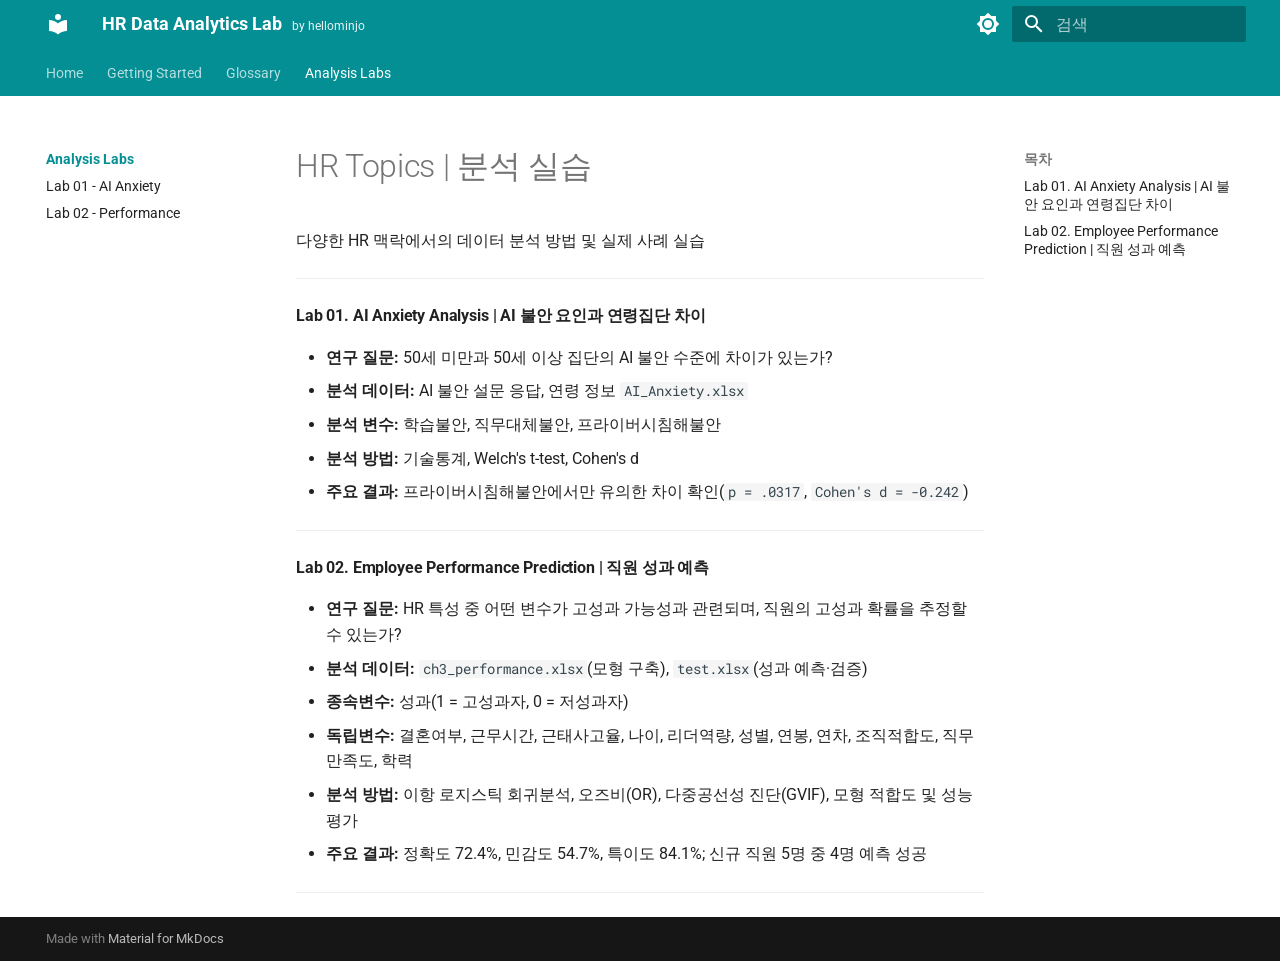
<file: labs/index.html>
<!doctype html>
<html lang="ko" class="no-js">
  <head>
    
      <meta charset="utf-8">
      <meta name="viewport" content="width=device-width,initial-scale=1">
      
        <meta name="description" content="People Analytics & Statistical Methods">
      
      
      
        <link rel="canonical" href="https://hellominjo.github.io/hr-analytics-lab/labs/">
      
      
        <link rel="prev" href="../glossary/hr-context/">
      
      
        <link rel="next" href="lab01/">
      
      
        
      
      
      <link rel="icon" href="../assets/images/favicon.png">
      <meta name="generator" content="mkdocs-1.6.1, mkdocs-material-9.7.7">
    
    
      
        <title>HR Topics | 분석 실습 - HR Data Analytics Lab</title>
      
    
    
      <link rel="stylesheet" href="../assets/stylesheets/main.ec1eaa64.min.css">
      
        
        <link rel="stylesheet" href="../assets/stylesheets/palette.ab4e12ef.min.css">
      
      


    
    
      
    
    
      
        
        
        <link rel="preconnect" href="https://fonts.gstatic.com" crossorigin>
        <link rel="stylesheet" href="https://fonts.googleapis.com/css?family=Roboto:300,300i,400,400i,700,700i%7CRoboto+Mono:400,400i,700,700i&display=fallback">
        <style>:root{--md-text-font:"Roboto";--md-code-font:"Roboto Mono"}</style>
      
    
    
      <link rel="stylesheet" href="../stylesheets/extra.css">
    
    <script>__md_scope=new URL("..",location),__md_hash=e=>[...e].reduce(((e,_)=>(e<<5)-e+_.charCodeAt(0)),0),__md_get=(e,_=localStorage,t=__md_scope)=>JSON.parse(_.getItem(t.pathname+"."+e)),__md_set=(e,_,t=localStorage,a=__md_scope)=>{try{t.setItem(a.pathname+"."+e,JSON.stringify(_))}catch(e){}}</script>
    
      

    
    
  </head>
  
  
    
    
      
    
    
    
    
    <body dir="ltr" data-md-color-scheme="default" data-md-color-primary="custom" data-md-color-accent="custom">
  
    
    <input class="md-toggle" data-md-toggle="drawer" type="checkbox" id="__drawer" autocomplete="off">
    <input class="md-toggle" data-md-toggle="search" type="checkbox" id="__search" autocomplete="off">
    <label class="md-overlay" for="__drawer"></label>
    <div data-md-component="skip">
      
        
        <a href="#hr-topics" class="md-skip">
          콘텐츠로 이동
        </a>
      
    </div>
    <div data-md-component="announce">
      
    </div>
    
    
      

<header class="md-header" data-md-component="header">
  <nav class="md-header__inner md-grid" aria-label="상단/헤더">
    <a href=".." title="HR Data Analytics Lab" class="md-header__button md-logo" aria-label="HR Data Analytics Lab" data-md-component="logo">
      
  
  <svg xmlns="http://www.w3.org/2000/svg" viewBox="0 0 24 24"><path d="M12 8a3 3 0 0 0 3-3 3 3 0 0 0-3-3 3 3 0 0 0-3 3 3 3 0 0 0 3 3m0 3.54C9.64 9.35 6.5 8 3 8v11c3.5 0 6.64 1.35 9 3.54 2.36-2.19 5.5-3.54 9-3.54V8c-3.5 0-6.64 1.35-9 3.54"/></svg>

    </a>
    <label class="md-header__button md-icon" for="__drawer">
      
      <svg xmlns="http://www.w3.org/2000/svg" viewBox="0 0 24 24"><path d="M3 6h18v2H3zm0 5h18v2H3zm0 5h18v2H3z"/></svg>
    </label>
    <div class="md-header__title" data-md-component="header-title">
      <div class="md-header__ellipsis">
        <div class="md-header__topic">
          <span class="md-ellipsis">
            HR Data Analytics Lab
          </span>
        </div>
        <div class="md-header__topic" data-md-component="header-topic">
          <span class="md-ellipsis">
            
              HR Topics | 분석 실습
            
          </span>
        </div>
      </div>
    </div>
    
      
        <form class="md-header__option" data-md-component="palette">
  
    
    
    
    <input class="md-option" data-md-color-media="(prefers-color-scheme: light)" data-md-color-scheme="default" data-md-color-primary="custom" data-md-color-accent="custom"  aria-label="Dark Mode"  type="radio" name="__palette" id="__palette_0">
    
      <label class="md-header__button md-icon" title="Dark Mode" for="__palette_1" hidden>
        <svg xmlns="http://www.w3.org/2000/svg" viewBox="0 0 24 24"><path d="M12 8a4 4 0 0 0-4 4 4 4 0 0 0 4 4 4 4 0 0 0 4-4 4 4 0 0 0-4-4m0 10a6 6 0 0 1-6-6 6 6 0 0 1 6-6 6 6 0 0 1 6 6 6 6 0 0 1-6 6m8-9.31V4h-4.69L12 .69 8.69 4H4v4.69L.69 12 4 15.31V20h4.69L12 23.31 15.31 20H20v-4.69L23.31 12z"/></svg>
      </label>
    
  
    
    
    
    <input class="md-option" data-md-color-media="(prefers-color-scheme: dark)" data-md-color-scheme="slate" data-md-color-primary="custom" data-md-color-accent="custom"  aria-label="Light Mode"  type="radio" name="__palette" id="__palette_1">
    
      <label class="md-header__button md-icon" title="Light Mode" for="__palette_0" hidden>
        <svg xmlns="http://www.w3.org/2000/svg" viewBox="0 0 24 24"><path d="M12 18c-.89 0-1.74-.2-2.5-.55C11.56 16.5 13 14.42 13 12s-1.44-4.5-3.5-5.45C10.26 6.2 11.11 6 12 6a6 6 0 0 1 6 6 6 6 0 0 1-6 6m8-9.31V4h-4.69L12 .69 8.69 4H4v4.69L.69 12 4 15.31V20h4.69L12 23.31 15.31 20H20v-4.69L23.31 12z"/></svg>
      </label>
    
  
</form>
      
    
    
      <script>var palette=__md_get("__palette");if(palette&&palette.color){if("(prefers-color-scheme)"===palette.color.media){var media=matchMedia("(prefers-color-scheme: light)"),input=document.querySelector(media.matches?"[data-md-color-media='(prefers-color-scheme: light)']":"[data-md-color-media='(prefers-color-scheme: dark)']");palette.color.media=input.getAttribute("data-md-color-media"),palette.color.scheme=input.getAttribute("data-md-color-scheme"),palette.color.primary=input.getAttribute("data-md-color-primary"),palette.color.accent=input.getAttribute("data-md-color-accent")}for(var[key,value]of Object.entries(palette.color))document.body.setAttribute("data-md-color-"+key,value)}</script>
    
    
    
      
      
        <label class="md-header__button md-icon" for="__search">
          
          <svg xmlns="http://www.w3.org/2000/svg" viewBox="0 0 24 24"><path d="M9.5 3A6.5 6.5 0 0 1 16 9.5c0 1.61-.59 3.09-1.56 4.23l.27.27h.79l5 5-1.5 1.5-5-5v-.79l-.27-.27A6.52 6.52 0 0 1 9.5 16 6.5 6.5 0 0 1 3 9.5 6.5 6.5 0 0 1 9.5 3m0 2C7 5 5 7 5 9.5S7 14 9.5 14 14 12 14 9.5 12 5 9.5 5"/></svg>
        </label>
        <div class="md-search" data-md-component="search" role="dialog">
  <label class="md-search__overlay" for="__search"></label>
  <div class="md-search__inner" role="search">
    <form class="md-search__form" name="search">
      <input type="text" class="md-search__input" name="query" aria-label="검색" placeholder="검색" autocapitalize="off" autocorrect="off" autocomplete="off" spellcheck="false" data-md-component="search-query" required>
      <label class="md-search__icon md-icon" for="__search">
        
        <svg xmlns="http://www.w3.org/2000/svg" viewBox="0 0 24 24"><path d="M9.5 3A6.5 6.5 0 0 1 16 9.5c0 1.61-.59 3.09-1.56 4.23l.27.27h.79l5 5-1.5 1.5-5-5v-.79l-.27-.27A6.52 6.52 0 0 1 9.5 16 6.5 6.5 0 0 1 3 9.5 6.5 6.5 0 0 1 9.5 3m0 2C7 5 5 7 5 9.5S7 14 9.5 14 14 12 14 9.5 12 5 9.5 5"/></svg>
        
        <svg xmlns="http://www.w3.org/2000/svg" viewBox="0 0 24 24"><path d="M20 11v2H8l5.5 5.5-1.42 1.42L4.16 12l7.92-7.92L13.5 5.5 8 11z"/></svg>
      </label>
      <nav class="md-search__options" aria-label="검색">
        
        <button type="reset" class="md-search__icon md-icon" title="지우기" aria-label="지우기" tabindex="-1">
          
          <svg xmlns="http://www.w3.org/2000/svg" viewBox="0 0 24 24"><path d="M19 6.41 17.59 5 12 10.59 6.41 5 5 6.41 10.59 12 5 17.59 6.41 19 12 13.41 17.59 19 19 17.59 13.41 12z"/></svg>
        </button>
      </nav>
      
        <div class="md-search__suggest" data-md-component="search-suggest"></div>
      
    </form>
    <div class="md-search__output">
      <div class="md-search__scrollwrap" tabindex="0" data-md-scrollfix>
        <div class="md-search-result" data-md-component="search-result">
          <div class="md-search-result__meta">
            검색 초기화
          </div>
          <ol class="md-search-result__list" role="presentation"></ol>
        </div>
      </div>
    </div>
  </div>
</div>
      
    
    
  </nav>
  
</header>
    
    <div class="md-container" data-md-component="container">
      
      
        
          
            
<nav class="md-tabs" aria-label="탭" data-md-component="tabs">
  <div class="md-grid">
    <ul class="md-tabs__list">
      
        
  
  
  
  
    <li class="md-tabs__item">
      <a href=".." class="md-tabs__link">
        
  
  
    
  
  Home

      </a>
    </li>
  

      
        
  
  
  
  
    <li class="md-tabs__item">
      <a href="../getting-started/" class="md-tabs__link">
        
  
  
    
  
  Getting Started

      </a>
    </li>
  

      
        
  
  
  
  
    
    
      <li class="md-tabs__item">
        <a href="../glossary/data/" class="md-tabs__link">
          
  
  
    
  
  Glossary

        </a>
      </li>
    
  

      
        
  
  
  
    
  
  
    
    
      <li class="md-tabs__item md-tabs__item--active">
        <a href="./" class="md-tabs__link">
          
  
  
    
  
  Analysis Labs

        </a>
      </li>
    
  

      
    </ul>
  </div>
</nav>
          
        
      
      <main class="md-main" data-md-component="main">
        <div class="md-main__inner md-grid">
          
            
              
              <div class="md-sidebar md-sidebar--primary" data-md-component="sidebar" data-md-type="navigation" >
                <div class="md-sidebar__scrollwrap">
                  <div class="md-sidebar__inner">
                    


  


<nav class="md-nav md-nav--primary md-nav--lifted" aria-label="네비게이션" data-md-level="0">
  <label class="md-nav__title" for="__drawer">
    <a href=".." title="HR Data Analytics Lab" class="md-nav__button md-logo" aria-label="HR Data Analytics Lab" data-md-component="logo">
      
  
  <svg xmlns="http://www.w3.org/2000/svg" viewBox="0 0 24 24"><path d="M12 8a3 3 0 0 0 3-3 3 3 0 0 0-3-3 3 3 0 0 0-3 3 3 3 0 0 0 3 3m0 3.54C9.64 9.35 6.5 8 3 8v11c3.5 0 6.64 1.35 9 3.54 2.36-2.19 5.5-3.54 9-3.54V8c-3.5 0-6.64 1.35-9 3.54"/></svg>

    </a>
    HR Data Analytics Lab
  </label>
  
  <ul class="md-nav__list" data-md-scrollfix>
    
      
      
  
  
  
  
    <li class="md-nav__item">
      <a href=".." class="md-nav__link">
        
  
  
  <span class="md-ellipsis">
    
  
    Home
  

    
  </span>
  
  

      </a>
    </li>
  

    
      
      
  
  
  
  
    <li class="md-nav__item">
      <a href="../getting-started/" class="md-nav__link">
        
  
  
  <span class="md-ellipsis">
    
  
    Getting Started
  

    
  </span>
  
  

      </a>
    </li>
  

    
      
      
  
  
  
  
    
    
      
        
      
        
      
        
      
    
    
    
      
      
        
      
    
    
    <li class="md-nav__item md-nav__item--nested">
      
        
        
        <input class="md-nav__toggle md-toggle " type="checkbox" id="__nav_3" >
        
          
          <label class="md-nav__link" for="__nav_3" id="__nav_3_label" tabindex="0">
            
  
  
  <span class="md-ellipsis">
    
  
    Glossary
  

    
  </span>
  
  

            <span class="md-nav__icon md-icon"></span>
          </label>
        
        <nav class="md-nav" data-md-level="1" aria-labelledby="__nav_3_label" aria-expanded="false">
          <label class="md-nav__title" for="__nav_3">
            <span class="md-nav__icon md-icon"></span>
            
  
    Glossary
  

          </label>
          <ul class="md-nav__list" data-md-scrollfix>
            
              
                
  
  
  
  
    <li class="md-nav__item">
      <a href="../glossary/data/" class="md-nav__link">
        
  
  
  <span class="md-ellipsis">
    
  
    Data
  

    
  </span>
  
  

      </a>
    </li>
  

              
            
              
                
  
  
  
  
    <li class="md-nav__item">
      <a href="../glossary/methods/" class="md-nav__link">
        
  
  
  <span class="md-ellipsis">
    
  
    Methods
  

    
  </span>
  
  

      </a>
    </li>
  

              
            
              
                
  
  
  
  
    <li class="md-nav__item">
      <a href="../glossary/hr-context/" class="md-nav__link">
        
  
  
  <span class="md-ellipsis">
    
  
    HR Context
  

    
  </span>
  
  

      </a>
    </li>
  

              
            
          </ul>
        </nav>
      
    </li>
  

    
      
      
  
  
    
  
  
  
    
    
      
        
          
        
      
        
      
        
      
    
    
    
      
        
        
      
      
        
      
    
    
    <li class="md-nav__item md-nav__item--active md-nav__item--section md-nav__item--nested">
      
        
        
        <input class="md-nav__toggle md-toggle " type="checkbox" id="__nav_4" checked>
        
          
          <div class="md-nav__link md-nav__container">
            <a href="./" class="md-nav__link md-nav__link--active">
              
  
  
  <span class="md-ellipsis">
    
  
    Analysis Labs
  

    
  </span>
  
  

            </a>
            
              
              <label class="md-nav__link md-nav__link--active" for="__nav_4" id="__nav_4_label" tabindex="">
                <span class="md-nav__icon md-icon"></span>
              </label>
            
          </div>
        
        <nav class="md-nav" data-md-level="1" aria-labelledby="__nav_4_label" aria-expanded="true">
          <label class="md-nav__title" for="__nav_4">
            <span class="md-nav__icon md-icon"></span>
            
  
    Analysis Labs
  

          </label>
          <ul class="md-nav__list" data-md-scrollfix>
            
              
            
              
                
  
  
  
  
    <li class="md-nav__item">
      <a href="lab01/" class="md-nav__link">
        
  
  
  <span class="md-ellipsis">
    
  
    Lab 01 - AI Anxiety
  

    
  </span>
  
  

      </a>
    </li>
  

              
            
              
                
  
  
  
  
    <li class="md-nav__item">
      <a href="lab02/" class="md-nav__link">
        
  
  
  <span class="md-ellipsis">
    
  
    Lab 02 - Performance
  

    
  </span>
  
  

      </a>
    </li>
  

              
            
          </ul>
        </nav>
      
    </li>
  

    
  </ul>
</nav>
                  </div>
                </div>
              </div>
            
            
              
              <div class="md-sidebar md-sidebar--secondary" data-md-component="sidebar" data-md-type="toc" >
                <div class="md-sidebar__scrollwrap">
                  <div class="md-sidebar__inner">
                    

<nav class="md-nav md-nav--secondary" aria-label="목차">
  
  
  
    
  
  
    <label class="md-nav__title" for="__toc">
      <span class="md-nav__icon md-icon"></span>
      목차
    </label>
    <ul class="md-nav__list" data-md-component="toc" data-md-scrollfix>
      
        <li class="md-nav__item">
  <a href="#lab-01-ai-anxiety-analysis-ai" class="md-nav__link">
    <span class="md-ellipsis">
      
        Lab 01. AI Anxiety Analysis | AI 불안 요인과 연령집단 차이
      
    </span>
  </a>
  
</li>
      
        <li class="md-nav__item">
  <a href="#lab-02-employee-performance-prediction" class="md-nav__link">
    <span class="md-ellipsis">
      
        Lab 02. Employee Performance Prediction | 직원 성과 예측
      
    </span>
  </a>
  
</li>
      
    </ul>
  
</nav>
                  </div>
                </div>
              </div>
            
          
          
            <div class="md-content" data-md-component="content">
              
              <article class="md-content__inner md-typeset">
                
                  



<h1 id="hr-topics">HR Topics | 분석 실습</h1>
<p>다양한 HR 맥락에서의 데이터 분석 방법 및 실제 사례 실습</p>
<hr />
<h4 id="lab-01-ai-anxiety-analysis-ai">Lab 01. AI Anxiety Analysis | AI 불안 요인과 연령집단 차이</h4>
<ul>
<li><strong>연구 질문:</strong> 50세 미만과 50세 이상 집단의 AI 불안 수준에 차이가 있는가?</li>
<li><strong>분석 데이터:</strong> AI 불안 설문 응답, 연령 정보 <code>AI_Anxiety.xlsx</code></li>
<li><strong>분석 변수:</strong> 학습불안, 직무대체불안, 프라이버시침해불안</li>
<li><strong>분석 방법:</strong> 기술통계, Welch's t-test, Cohen's d</li>
<li><strong>주요 결과:</strong> 프라이버시침해불안에서만 유의한 차이 확인(<code>p = .0317</code>, <code>Cohen's d = -0.242</code>)</li>
</ul>
<hr />
<h4 id="lab-02-employee-performance-prediction">Lab 02. Employee Performance Prediction | 직원 성과 예측</h4>
<ul>
<li><strong>연구 질문:</strong> HR 특성 중 어떤 변수가 고성과 가능성과 관련되며, 직원의 고성과 확률을 추정할 수 있는가?</li>
<li><strong>분석 데이터:</strong> <code>ch3_performance.xlsx</code>(모형 구축), <code>test.xlsx</code>(성과 예측·검증)</li>
<li><strong>종속변수:</strong> 성과(1 = 고성과자, 0 = 저성과자)</li>
<li><strong>독립변수:</strong> 결혼여부, 근무시간, 근태사고율, 나이, 리더역량, 성별, 연봉, 연차, 조직적합도, 직무만족도, 학력</li>
<li><strong>분석 방법:</strong> 이항 로지스틱 회귀분석, 오즈비(OR), 다중공선성 진단(GVIF), 모형 적합도 및 성능 평가</li>
<li><strong>주요 결과:</strong> 정확도 72.4%, 민감도 54.7%, 특이도 84.1%; 신규 직원 5명 중 4명 예측 성공</li>
</ul>
<hr />












                
              </article>
            </div>
          
          
<script>var target=document.getElementById(location.hash.slice(1));target&&target.name&&(target.checked=target.name.startsWith("__tabbed_"))</script>
        </div>
        
      </main>
      
        <footer class="md-footer">
  
  <div class="md-footer-meta md-typeset">
    <div class="md-footer-meta__inner md-grid">
      <div class="md-copyright">
  
  
    Made with
    <a href="https://squidfunk.github.io/mkdocs-material/" target="_blank" rel="noopener">
      Material for MkDocs
    </a>
  
</div>
      
    </div>
  </div>
</footer>
      
    </div>
    <div class="md-dialog" data-md-component="dialog">
      <div class="md-dialog__inner md-typeset"></div>
    </div>
    
    
    
      
      
      <script id="__config" type="application/json">{"annotate": null, "base": "..", "features": ["navigation.tabs", "navigation.sections", "navigation.indexes", "search.suggest", "search.highlight"], "search": "../assets/javascripts/workers/search.2c215733.min.js", "tags": null, "translations": {"clipboard.copied": "\ud074\ub9bd\ubcf4\ub4dc\uc5d0 \ubcf5\uc0ac\ub428", "clipboard.copy": "\ud074\ub9bd\ubcf4\ub4dc\ub85c \ubcf5\uc0ac", "search.result.more.one": "\uc774 \ubb38\uc11c\uc5d0\uc11c 1\uac1c\uc758 \uac80\uc0c9 \uacb0\uacfc \ub354 \ubcf4\uae30", "search.result.more.other": "\uc774 \ubb38\uc11c\uc5d0\uc11c #\uac1c\uc758 \uac80\uc0c9 \uacb0\uacfc \ub354 \ubcf4\uae30", "search.result.none": "\uac80\uc0c9\uc5b4\uc640 \uc77c\uce58\ud558\ub294 \ubb38\uc11c\uac00 \uc5c6\uc2b5\ub2c8\ub2e4", "search.result.one": "1\uac1c\uc758 \uc77c\uce58\ud558\ub294 \ubb38\uc11c", "search.result.other": "#\uac1c\uc758 \uc77c\uce58\ud558\ub294 \ubb38\uc11c", "search.result.placeholder": "\uac80\uc0c9\uc5b4\ub97c \uc785\ub825\ud558\uc138\uc694", "search.result.term.missing": "\ud3ec\ud568\ub418\uc9c0 \uc54a\uc740 \uac80\uc0c9\uc5b4", "select.version": "\ubc84\uc804 \uc120\ud0dd"}, "version": null}</script>
    
    
      <script src="../assets/javascripts/bundle.d7400e89.min.js"></script>
      
    
  </body>
</html>
</file>
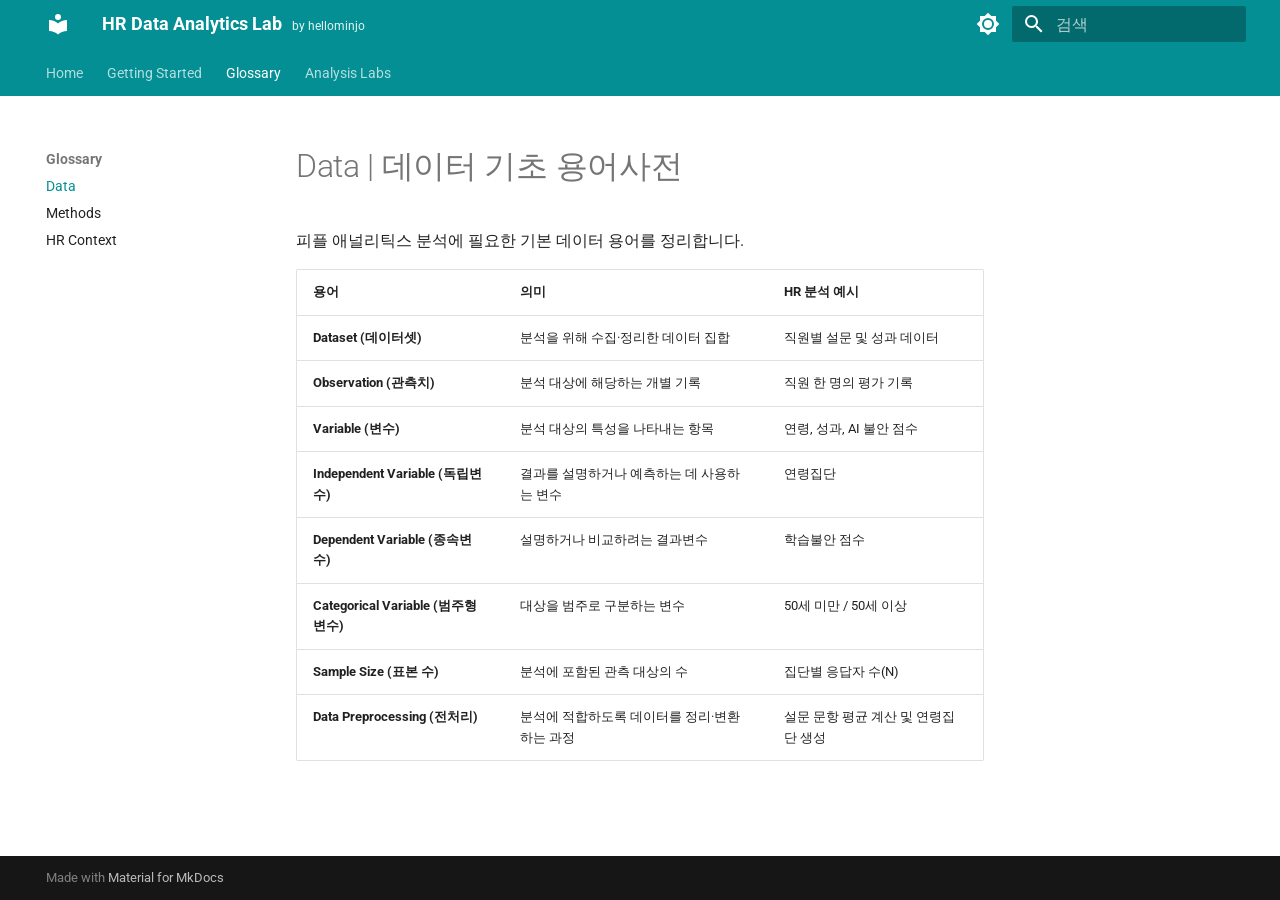
<file: glossary/data/index.html>
<!doctype html>
<html lang="ko" class="no-js">
  <head>
    
      <meta charset="utf-8">
      <meta name="viewport" content="width=device-width,initial-scale=1">
      
        <meta name="description" content="People Analytics & Statistical Methods">
      
      
      
        <link rel="canonical" href="https://hellominjo.github.io/hr-analytics-lab/glossary/data/">
      
      
        <link rel="prev" href="../../getting-started/">
      
      
        <link rel="next" href="../methods/">
      
      
        
      
      
      <link rel="icon" href="../../assets/images/favicon.png">
      <meta name="generator" content="mkdocs-1.6.1, mkdocs-material-9.7.7">
    
    
      
        <title>Data - HR Data Analytics Lab</title>
      
    
    
      <link rel="stylesheet" href="../../assets/stylesheets/main.ec1eaa64.min.css">
      
        
        <link rel="stylesheet" href="../../assets/stylesheets/palette.ab4e12ef.min.css">
      
      


    
    
      
    
    
      
        
        
        <link rel="preconnect" href="https://fonts.gstatic.com" crossorigin>
        <link rel="stylesheet" href="https://fonts.googleapis.com/css?family=Roboto:300,300i,400,400i,700,700i%7CRoboto+Mono:400,400i,700,700i&display=fallback">
        <style>:root{--md-text-font:"Roboto";--md-code-font:"Roboto Mono"}</style>
      
    
    
      <link rel="stylesheet" href="../../stylesheets/extra.css">
    
    <script>__md_scope=new URL("../..",location),__md_hash=e=>[...e].reduce(((e,_)=>(e<<5)-e+_.charCodeAt(0)),0),__md_get=(e,_=localStorage,t=__md_scope)=>JSON.parse(_.getItem(t.pathname+"."+e)),__md_set=(e,_,t=localStorage,a=__md_scope)=>{try{t.setItem(a.pathname+"."+e,JSON.stringify(_))}catch(e){}}</script>
    
      

    
    
  </head>
  
  
    
    
      
    
    
    
    
    <body dir="ltr" data-md-color-scheme="default" data-md-color-primary="custom" data-md-color-accent="custom">
  
    
    <input class="md-toggle" data-md-toggle="drawer" type="checkbox" id="__drawer" autocomplete="off">
    <input class="md-toggle" data-md-toggle="search" type="checkbox" id="__search" autocomplete="off">
    <label class="md-overlay" for="__drawer"></label>
    <div data-md-component="skip">
      
        
        <a href="#data" class="md-skip">
          콘텐츠로 이동
        </a>
      
    </div>
    <div data-md-component="announce">
      
    </div>
    
    
      

<header class="md-header" data-md-component="header">
  <nav class="md-header__inner md-grid" aria-label="상단/헤더">
    <a href="../.." title="HR Data Analytics Lab" class="md-header__button md-logo" aria-label="HR Data Analytics Lab" data-md-component="logo">
      
  
  <svg xmlns="http://www.w3.org/2000/svg" viewBox="0 0 24 24"><path d="M12 8a3 3 0 0 0 3-3 3 3 0 0 0-3-3 3 3 0 0 0-3 3 3 3 0 0 0 3 3m0 3.54C9.64 9.35 6.5 8 3 8v11c3.5 0 6.64 1.35 9 3.54 2.36-2.19 5.5-3.54 9-3.54V8c-3.5 0-6.64 1.35-9 3.54"/></svg>

    </a>
    <label class="md-header__button md-icon" for="__drawer">
      
      <svg xmlns="http://www.w3.org/2000/svg" viewBox="0 0 24 24"><path d="M3 6h18v2H3zm0 5h18v2H3zm0 5h18v2H3z"/></svg>
    </label>
    <div class="md-header__title" data-md-component="header-title">
      <div class="md-header__ellipsis">
        <div class="md-header__topic">
          <span class="md-ellipsis">
            HR Data Analytics Lab
          </span>
        </div>
        <div class="md-header__topic" data-md-component="header-topic">
          <span class="md-ellipsis">
            
              Data
            
          </span>
        </div>
      </div>
    </div>
    
      
        <form class="md-header__option" data-md-component="palette">
  
    
    
    
    <input class="md-option" data-md-color-media="(prefers-color-scheme: light)" data-md-color-scheme="default" data-md-color-primary="custom" data-md-color-accent="custom"  aria-label="Dark Mode"  type="radio" name="__palette" id="__palette_0">
    
      <label class="md-header__button md-icon" title="Dark Mode" for="__palette_1" hidden>
        <svg xmlns="http://www.w3.org/2000/svg" viewBox="0 0 24 24"><path d="M12 8a4 4 0 0 0-4 4 4 4 0 0 0 4 4 4 4 0 0 0 4-4 4 4 0 0 0-4-4m0 10a6 6 0 0 1-6-6 6 6 0 0 1 6-6 6 6 0 0 1 6 6 6 6 0 0 1-6 6m8-9.31V4h-4.69L12 .69 8.69 4H4v4.69L.69 12 4 15.31V20h4.69L12 23.31 15.31 20H20v-4.69L23.31 12z"/></svg>
      </label>
    
  
    
    
    
    <input class="md-option" data-md-color-media="(prefers-color-scheme: dark)" data-md-color-scheme="slate" data-md-color-primary="custom" data-md-color-accent="custom"  aria-label="Light Mode"  type="radio" name="__palette" id="__palette_1">
    
      <label class="md-header__button md-icon" title="Light Mode" for="__palette_0" hidden>
        <svg xmlns="http://www.w3.org/2000/svg" viewBox="0 0 24 24"><path d="M12 18c-.89 0-1.74-.2-2.5-.55C11.56 16.5 13 14.42 13 12s-1.44-4.5-3.5-5.45C10.26 6.2 11.11 6 12 6a6 6 0 0 1 6 6 6 6 0 0 1-6 6m8-9.31V4h-4.69L12 .69 8.69 4H4v4.69L.69 12 4 15.31V20h4.69L12 23.31 15.31 20H20v-4.69L23.31 12z"/></svg>
      </label>
    
  
</form>
      
    
    
      <script>var palette=__md_get("__palette");if(palette&&palette.color){if("(prefers-color-scheme)"===palette.color.media){var media=matchMedia("(prefers-color-scheme: light)"),input=document.querySelector(media.matches?"[data-md-color-media='(prefers-color-scheme: light)']":"[data-md-color-media='(prefers-color-scheme: dark)']");palette.color.media=input.getAttribute("data-md-color-media"),palette.color.scheme=input.getAttribute("data-md-color-scheme"),palette.color.primary=input.getAttribute("data-md-color-primary"),palette.color.accent=input.getAttribute("data-md-color-accent")}for(var[key,value]of Object.entries(palette.color))document.body.setAttribute("data-md-color-"+key,value)}</script>
    
    
    
      
      
        <label class="md-header__button md-icon" for="__search">
          
          <svg xmlns="http://www.w3.org/2000/svg" viewBox="0 0 24 24"><path d="M9.5 3A6.5 6.5 0 0 1 16 9.5c0 1.61-.59 3.09-1.56 4.23l.27.27h.79l5 5-1.5 1.5-5-5v-.79l-.27-.27A6.52 6.52 0 0 1 9.5 16 6.5 6.5 0 0 1 3 9.5 6.5 6.5 0 0 1 9.5 3m0 2C7 5 5 7 5 9.5S7 14 9.5 14 14 12 14 9.5 12 5 9.5 5"/></svg>
        </label>
        <div class="md-search" data-md-component="search" role="dialog">
  <label class="md-search__overlay" for="__search"></label>
  <div class="md-search__inner" role="search">
    <form class="md-search__form" name="search">
      <input type="text" class="md-search__input" name="query" aria-label="검색" placeholder="검색" autocapitalize="off" autocorrect="off" autocomplete="off" spellcheck="false" data-md-component="search-query" required>
      <label class="md-search__icon md-icon" for="__search">
        
        <svg xmlns="http://www.w3.org/2000/svg" viewBox="0 0 24 24"><path d="M9.5 3A6.5 6.5 0 0 1 16 9.5c0 1.61-.59 3.09-1.56 4.23l.27.27h.79l5 5-1.5 1.5-5-5v-.79l-.27-.27A6.52 6.52 0 0 1 9.5 16 6.5 6.5 0 0 1 3 9.5 6.5 6.5 0 0 1 9.5 3m0 2C7 5 5 7 5 9.5S7 14 9.5 14 14 12 14 9.5 12 5 9.5 5"/></svg>
        
        <svg xmlns="http://www.w3.org/2000/svg" viewBox="0 0 24 24"><path d="M20 11v2H8l5.5 5.5-1.42 1.42L4.16 12l7.92-7.92L13.5 5.5 8 11z"/></svg>
      </label>
      <nav class="md-search__options" aria-label="검색">
        
        <button type="reset" class="md-search__icon md-icon" title="지우기" aria-label="지우기" tabindex="-1">
          
          <svg xmlns="http://www.w3.org/2000/svg" viewBox="0 0 24 24"><path d="M19 6.41 17.59 5 12 10.59 6.41 5 5 6.41 10.59 12 5 17.59 6.41 19 12 13.41 17.59 19 19 17.59 13.41 12z"/></svg>
        </button>
      </nav>
      
        <div class="md-search__suggest" data-md-component="search-suggest"></div>
      
    </form>
    <div class="md-search__output">
      <div class="md-search__scrollwrap" tabindex="0" data-md-scrollfix>
        <div class="md-search-result" data-md-component="search-result">
          <div class="md-search-result__meta">
            검색 초기화
          </div>
          <ol class="md-search-result__list" role="presentation"></ol>
        </div>
      </div>
    </div>
  </div>
</div>
      
    
    
  </nav>
  
</header>
    
    <div class="md-container" data-md-component="container">
      
      
        
          
            
<nav class="md-tabs" aria-label="탭" data-md-component="tabs">
  <div class="md-grid">
    <ul class="md-tabs__list">
      
        
  
  
  
  
    <li class="md-tabs__item">
      <a href="../.." class="md-tabs__link">
        
  
  
    
  
  Home

      </a>
    </li>
  

      
        
  
  
  
  
    <li class="md-tabs__item">
      <a href="../../getting-started/" class="md-tabs__link">
        
  
  
    
  
  Getting Started

      </a>
    </li>
  

      
        
  
  
  
    
  
  
    
    
      <li class="md-tabs__item md-tabs__item--active">
        <a href="./" class="md-tabs__link">
          
  
  
    
  
  Glossary

        </a>
      </li>
    
  

      
        
  
  
  
  
    
    
      <li class="md-tabs__item">
        <a href="../../labs/" class="md-tabs__link">
          
  
  
    
  
  Analysis Labs

        </a>
      </li>
    
  

      
    </ul>
  </div>
</nav>
          
        
      
      <main class="md-main" data-md-component="main">
        <div class="md-main__inner md-grid">
          
            
              
              <div class="md-sidebar md-sidebar--primary" data-md-component="sidebar" data-md-type="navigation" >
                <div class="md-sidebar__scrollwrap">
                  <div class="md-sidebar__inner">
                    


  


<nav class="md-nav md-nav--primary md-nav--lifted" aria-label="네비게이션" data-md-level="0">
  <label class="md-nav__title" for="__drawer">
    <a href="../.." title="HR Data Analytics Lab" class="md-nav__button md-logo" aria-label="HR Data Analytics Lab" data-md-component="logo">
      
  
  <svg xmlns="http://www.w3.org/2000/svg" viewBox="0 0 24 24"><path d="M12 8a3 3 0 0 0 3-3 3 3 0 0 0-3-3 3 3 0 0 0-3 3 3 3 0 0 0 3 3m0 3.54C9.64 9.35 6.5 8 3 8v11c3.5 0 6.64 1.35 9 3.54 2.36-2.19 5.5-3.54 9-3.54V8c-3.5 0-6.64 1.35-9 3.54"/></svg>

    </a>
    HR Data Analytics Lab
  </label>
  
  <ul class="md-nav__list" data-md-scrollfix>
    
      
      
  
  
  
  
    <li class="md-nav__item">
      <a href="../.." class="md-nav__link">
        
  
  
  <span class="md-ellipsis">
    
  
    Home
  

    
  </span>
  
  

      </a>
    </li>
  

    
      
      
  
  
  
  
    <li class="md-nav__item">
      <a href="../../getting-started/" class="md-nav__link">
        
  
  
  <span class="md-ellipsis">
    
  
    Getting Started
  

    
  </span>
  
  

      </a>
    </li>
  

    
      
      
  
  
    
  
  
  
    
    
      
        
      
        
      
        
      
    
    
    
      
        
        
      
      
        
      
    
    
    <li class="md-nav__item md-nav__item--active md-nav__item--section md-nav__item--nested">
      
        
        
        <input class="md-nav__toggle md-toggle " type="checkbox" id="__nav_3" checked>
        
          
          <label class="md-nav__link" for="__nav_3" id="__nav_3_label" tabindex="">
            
  
  
  <span class="md-ellipsis">
    
  
    Glossary
  

    
  </span>
  
  

            <span class="md-nav__icon md-icon"></span>
          </label>
        
        <nav class="md-nav" data-md-level="1" aria-labelledby="__nav_3_label" aria-expanded="true">
          <label class="md-nav__title" for="__nav_3">
            <span class="md-nav__icon md-icon"></span>
            
  
    Glossary
  

          </label>
          <ul class="md-nav__list" data-md-scrollfix>
            
              
                
  
  
    
  
  
  
    <li class="md-nav__item md-nav__item--active">
      
      <input class="md-nav__toggle md-toggle" type="checkbox" id="__toc">
      
      
        
      
      
      <a href="./" class="md-nav__link md-nav__link--active">
        
  
  
  <span class="md-ellipsis">
    
  
    Data
  

    
  </span>
  
  

      </a>
      
    </li>
  

              
            
              
                
  
  
  
  
    <li class="md-nav__item">
      <a href="../methods/" class="md-nav__link">
        
  
  
  <span class="md-ellipsis">
    
  
    Methods
  

    
  </span>
  
  

      </a>
    </li>
  

              
            
              
                
  
  
  
  
    <li class="md-nav__item">
      <a href="../hr-context/" class="md-nav__link">
        
  
  
  <span class="md-ellipsis">
    
  
    HR Context
  

    
  </span>
  
  

      </a>
    </li>
  

              
            
          </ul>
        </nav>
      
    </li>
  

    
      
      
  
  
  
  
    
    
      
        
          
        
      
        
      
        
      
    
    
    
      
      
        
      
    
    
    <li class="md-nav__item md-nav__item--nested">
      
        
        
        <input class="md-nav__toggle md-toggle " type="checkbox" id="__nav_4" >
        
          
          <div class="md-nav__link md-nav__container">
            <a href="../../labs/" class="md-nav__link ">
              
  
  
  <span class="md-ellipsis">
    
  
    Analysis Labs
  

    
  </span>
  
  

            </a>
            
              
              <label class="md-nav__link " for="__nav_4" id="__nav_4_label" tabindex="0">
                <span class="md-nav__icon md-icon"></span>
              </label>
            
          </div>
        
        <nav class="md-nav" data-md-level="1" aria-labelledby="__nav_4_label" aria-expanded="false">
          <label class="md-nav__title" for="__nav_4">
            <span class="md-nav__icon md-icon"></span>
            
  
    Analysis Labs
  

          </label>
          <ul class="md-nav__list" data-md-scrollfix>
            
              
            
              
                
  
  
  
  
    <li class="md-nav__item">
      <a href="../../labs/lab01/" class="md-nav__link">
        
  
  
  <span class="md-ellipsis">
    
  
    Lab 01 - AI Anxiety
  

    
  </span>
  
  

      </a>
    </li>
  

              
            
              
                
  
  
  
  
    <li class="md-nav__item">
      <a href="../../labs/lab02/" class="md-nav__link">
        
  
  
  <span class="md-ellipsis">
    
  
    Lab 02 - Performance
  

    
  </span>
  
  

      </a>
    </li>
  

              
            
          </ul>
        </nav>
      
    </li>
  

    
  </ul>
</nav>
                  </div>
                </div>
              </div>
            
            
              
              <div class="md-sidebar md-sidebar--secondary" data-md-component="sidebar" data-md-type="toc" >
                <div class="md-sidebar__scrollwrap">
                  <div class="md-sidebar__inner">
                    

<nav class="md-nav md-nav--secondary" aria-label="목차">
  
  
  
    
  
  
</nav>
                  </div>
                </div>
              </div>
            
          
          
            <div class="md-content" data-md-component="content">
              
              <article class="md-content__inner md-typeset">
                
                  



<h1 id="data">Data | 데이터 기초 용어사전</h1>
<p>피플 애널리틱스 분석에 필요한 기본 데이터 용어를 정리합니다.</p>
<table>
<thead>
<tr>
<th>용어</th>
<th>의미</th>
<th>HR 분석 예시</th>
</tr>
</thead>
<tbody>
<tr>
<td><strong>Dataset (데이터셋)</strong></td>
<td>분석을 위해 수집·정리한 데이터 집합</td>
<td>직원별 설문 및 성과 데이터</td>
</tr>
<tr>
<td><strong>Observation (관측치)</strong></td>
<td>분석 대상에 해당하는 개별 기록</td>
<td>직원 한 명의 평가 기록</td>
</tr>
<tr>
<td><strong>Variable (변수)</strong></td>
<td>분석 대상의 특성을 나타내는 항목</td>
<td>연령, 성과, AI 불안 점수</td>
</tr>
<tr>
<td><strong>Independent Variable (독립변수)</strong></td>
<td>결과를 설명하거나 예측하는 데 사용하는 변수</td>
<td>연령집단</td>
</tr>
<tr>
<td><strong>Dependent Variable (종속변수)</strong></td>
<td>설명하거나 비교하려는 결과변수</td>
<td>학습불안 점수</td>
</tr>
<tr>
<td><strong>Categorical Variable (범주형 변수)</strong></td>
<td>대상을 범주로 구분하는 변수</td>
<td>50세 미만 / 50세 이상</td>
</tr>
<tr>
<td><strong>Sample Size (표본 수)</strong></td>
<td>분석에 포함된 관측 대상의 수</td>
<td>집단별 응답자 수(N)</td>
</tr>
<tr>
<td><strong>Data Preprocessing (전처리)</strong></td>
<td>분석에 적합하도록 데이터를 정리·변환하는 과정</td>
<td>설문 문항 평균 계산 및 연령집단 생성</td>
</tr>
</tbody>
</table>












                
              </article>
            </div>
          
          
<script>var target=document.getElementById(location.hash.slice(1));target&&target.name&&(target.checked=target.name.startsWith("__tabbed_"))</script>
        </div>
        
      </main>
      
        <footer class="md-footer">
  
  <div class="md-footer-meta md-typeset">
    <div class="md-footer-meta__inner md-grid">
      <div class="md-copyright">
  
  
    Made with
    <a href="https://squidfunk.github.io/mkdocs-material/" target="_blank" rel="noopener">
      Material for MkDocs
    </a>
  
</div>
      
    </div>
  </div>
</footer>
      
    </div>
    <div class="md-dialog" data-md-component="dialog">
      <div class="md-dialog__inner md-typeset"></div>
    </div>
    
    
    
      
      
      <script id="__config" type="application/json">{"annotate": null, "base": "../..", "features": ["navigation.tabs", "navigation.sections", "navigation.indexes", "search.suggest", "search.highlight"], "search": "../../assets/javascripts/workers/search.2c215733.min.js", "tags": null, "translations": {"clipboard.copied": "\ud074\ub9bd\ubcf4\ub4dc\uc5d0 \ubcf5\uc0ac\ub428", "clipboard.copy": "\ud074\ub9bd\ubcf4\ub4dc\ub85c \ubcf5\uc0ac", "search.result.more.one": "\uc774 \ubb38\uc11c\uc5d0\uc11c 1\uac1c\uc758 \uac80\uc0c9 \uacb0\uacfc \ub354 \ubcf4\uae30", "search.result.more.other": "\uc774 \ubb38\uc11c\uc5d0\uc11c #\uac1c\uc758 \uac80\uc0c9 \uacb0\uacfc \ub354 \ubcf4\uae30", "search.result.none": "\uac80\uc0c9\uc5b4\uc640 \uc77c\uce58\ud558\ub294 \ubb38\uc11c\uac00 \uc5c6\uc2b5\ub2c8\ub2e4", "search.result.one": "1\uac1c\uc758 \uc77c\uce58\ud558\ub294 \ubb38\uc11c", "search.result.other": "#\uac1c\uc758 \uc77c\uce58\ud558\ub294 \ubb38\uc11c", "search.result.placeholder": "\uac80\uc0c9\uc5b4\ub97c \uc785\ub825\ud558\uc138\uc694", "search.result.term.missing": "\ud3ec\ud568\ub418\uc9c0 \uc54a\uc740 \uac80\uc0c9\uc5b4", "select.version": "\ubc84\uc804 \uc120\ud0dd"}, "version": null}</script>
    
    
      <script src="../../assets/javascripts/bundle.d7400e89.min.js"></script>
      
    
  </body>
</html>
</file>
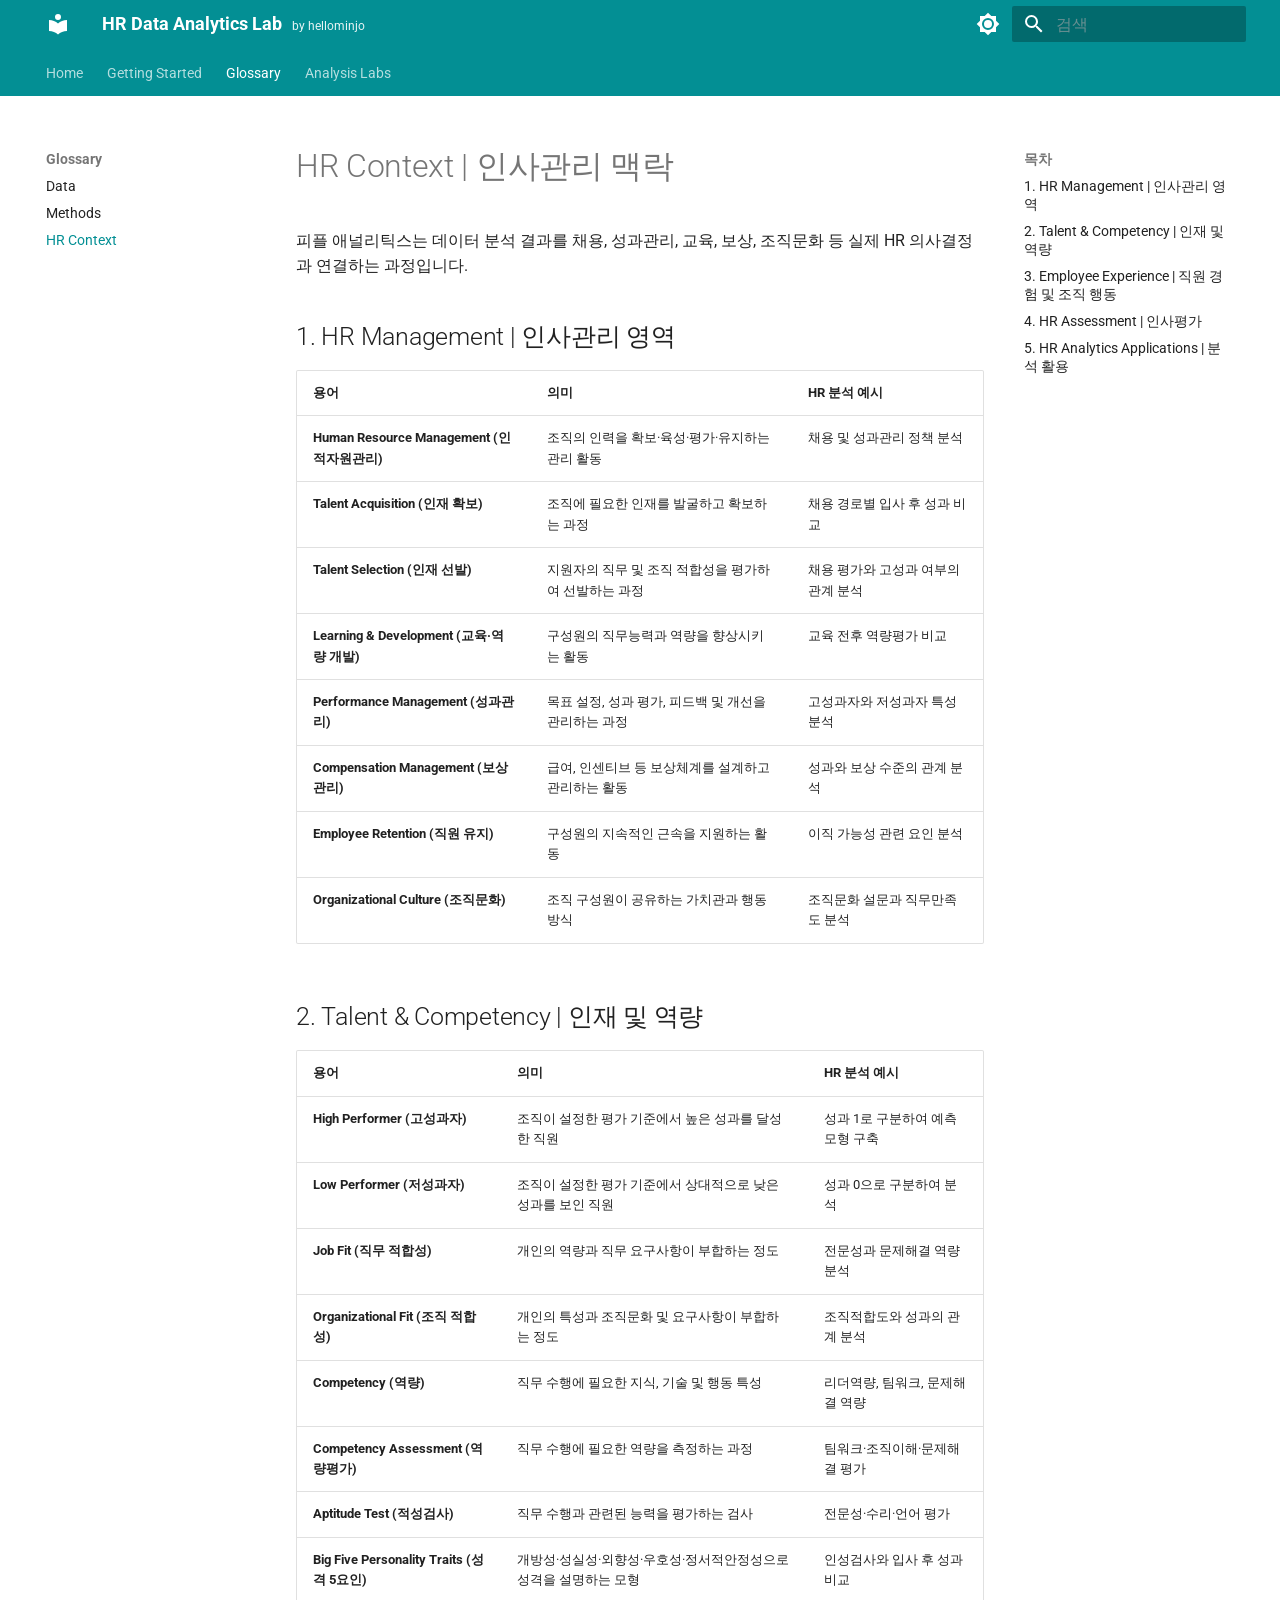
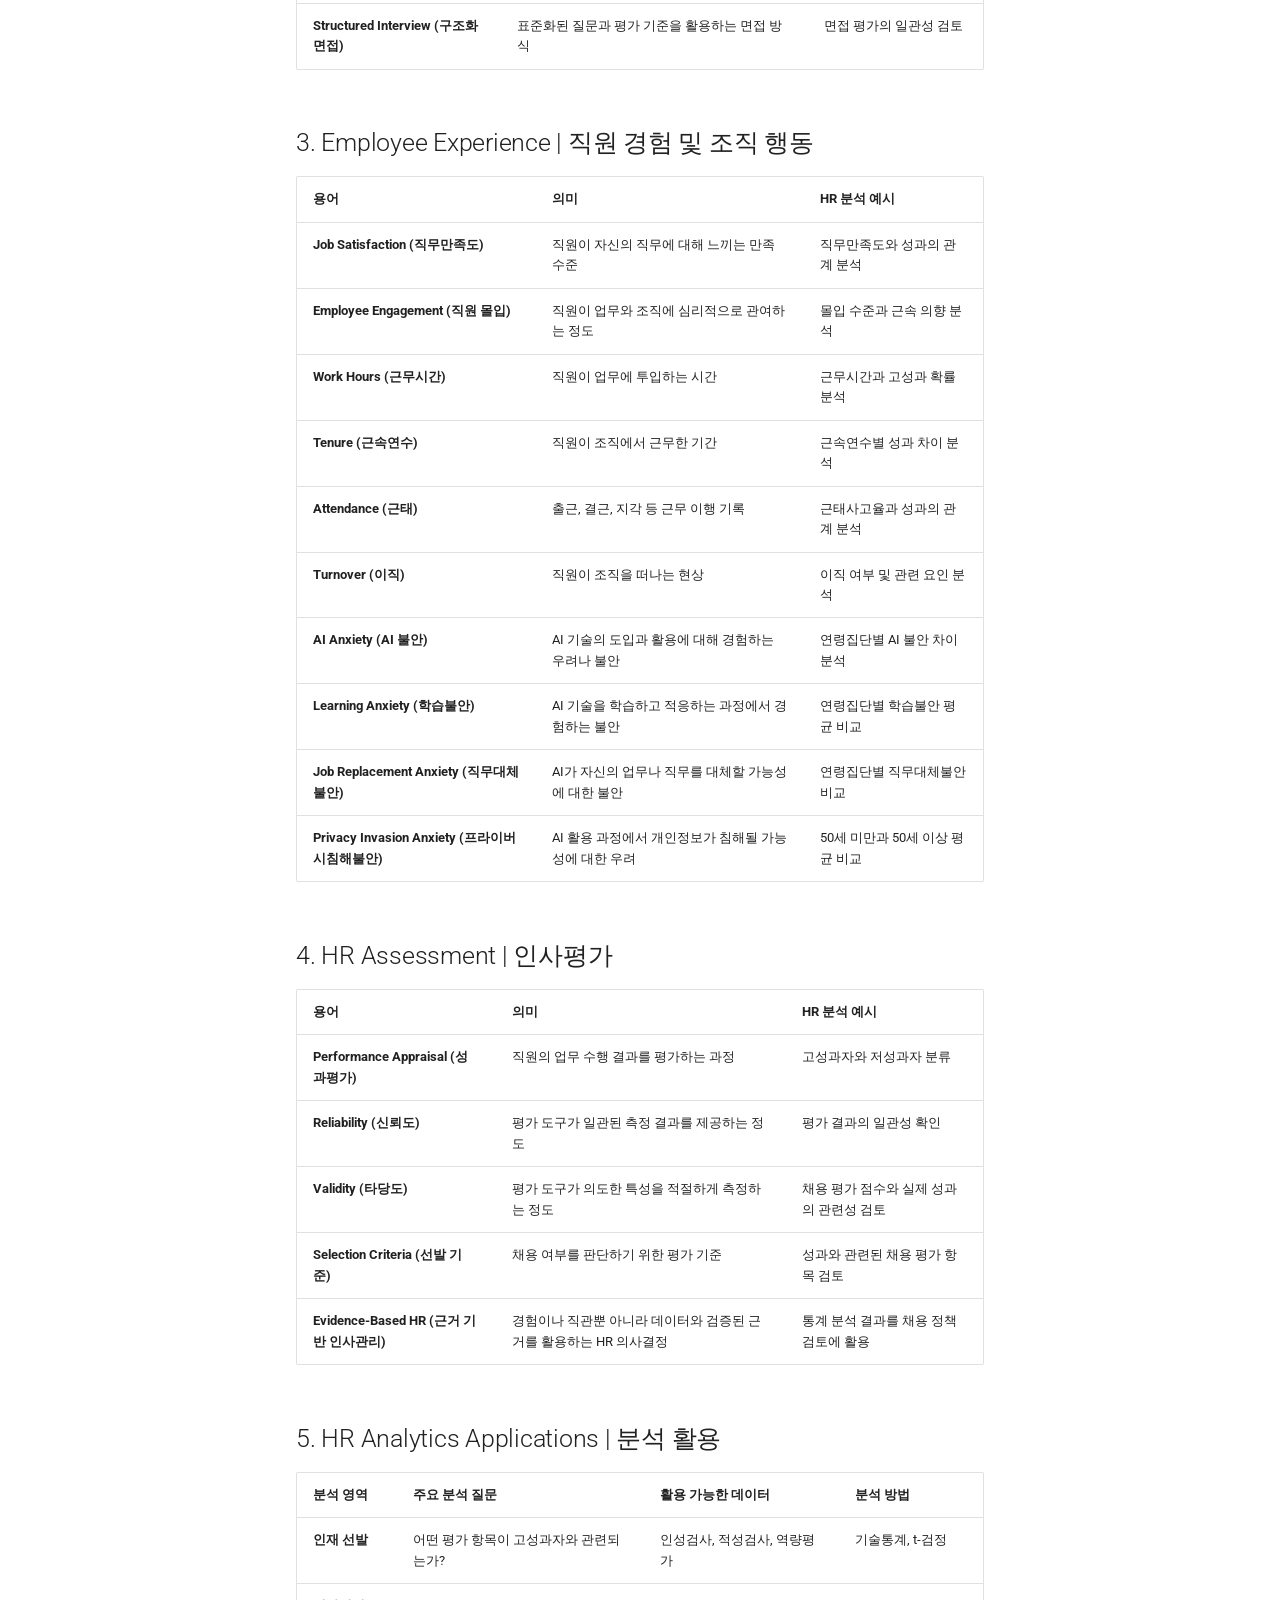
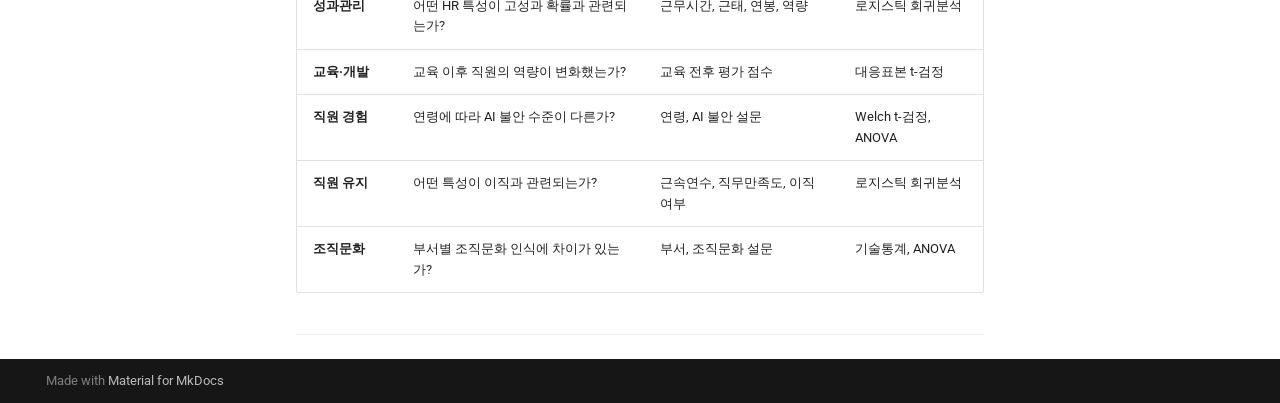
<file: glossary/hr-context/index.html>
<!doctype html>
<html lang="ko" class="no-js">
  <head>
    
      <meta charset="utf-8">
      <meta name="viewport" content="width=device-width,initial-scale=1">
      
        <meta name="description" content="People Analytics & Statistical Methods">
      
      
      
        <link rel="canonical" href="https://hellominjo.github.io/hr-analytics-lab/glossary/hr-context/">
      
      
        <link rel="prev" href="../methods/">
      
      
        <link rel="next" href="../../labs/">
      
      
        
      
      
      <link rel="icon" href="../../assets/images/favicon.png">
      <meta name="generator" content="mkdocs-1.6.1, mkdocs-material-9.7.7">
    
    
      
        <title>HR Context - HR Data Analytics Lab</title>
      
    
    
      <link rel="stylesheet" href="../../assets/stylesheets/main.ec1eaa64.min.css">
      
        
        <link rel="stylesheet" href="../../assets/stylesheets/palette.ab4e12ef.min.css">
      
      


    
    
      
    
    
      
        
        
        <link rel="preconnect" href="https://fonts.gstatic.com" crossorigin>
        <link rel="stylesheet" href="https://fonts.googleapis.com/css?family=Roboto:300,300i,400,400i,700,700i%7CRoboto+Mono:400,400i,700,700i&display=fallback">
        <style>:root{--md-text-font:"Roboto";--md-code-font:"Roboto Mono"}</style>
      
    
    
      <link rel="stylesheet" href="../../stylesheets/extra.css">
    
    <script>__md_scope=new URL("../..",location),__md_hash=e=>[...e].reduce(((e,_)=>(e<<5)-e+_.charCodeAt(0)),0),__md_get=(e,_=localStorage,t=__md_scope)=>JSON.parse(_.getItem(t.pathname+"."+e)),__md_set=(e,_,t=localStorage,a=__md_scope)=>{try{t.setItem(a.pathname+"."+e,JSON.stringify(_))}catch(e){}}</script>
    
      

    
    
  </head>
  
  
    
    
      
    
    
    
    
    <body dir="ltr" data-md-color-scheme="default" data-md-color-primary="custom" data-md-color-accent="custom">
  
    
    <input class="md-toggle" data-md-toggle="drawer" type="checkbox" id="__drawer" autocomplete="off">
    <input class="md-toggle" data-md-toggle="search" type="checkbox" id="__search" autocomplete="off">
    <label class="md-overlay" for="__drawer"></label>
    <div data-md-component="skip">
      
        
        <a href="#hr-context" class="md-skip">
          콘텐츠로 이동
        </a>
      
    </div>
    <div data-md-component="announce">
      
    </div>
    
    
      

<header class="md-header" data-md-component="header">
  <nav class="md-header__inner md-grid" aria-label="상단/헤더">
    <a href="../.." title="HR Data Analytics Lab" class="md-header__button md-logo" aria-label="HR Data Analytics Lab" data-md-component="logo">
      
  
  <svg xmlns="http://www.w3.org/2000/svg" viewBox="0 0 24 24"><path d="M12 8a3 3 0 0 0 3-3 3 3 0 0 0-3-3 3 3 0 0 0-3 3 3 3 0 0 0 3 3m0 3.54C9.64 9.35 6.5 8 3 8v11c3.5 0 6.64 1.35 9 3.54 2.36-2.19 5.5-3.54 9-3.54V8c-3.5 0-6.64 1.35-9 3.54"/></svg>

    </a>
    <label class="md-header__button md-icon" for="__drawer">
      
      <svg xmlns="http://www.w3.org/2000/svg" viewBox="0 0 24 24"><path d="M3 6h18v2H3zm0 5h18v2H3zm0 5h18v2H3z"/></svg>
    </label>
    <div class="md-header__title" data-md-component="header-title">
      <div class="md-header__ellipsis">
        <div class="md-header__topic">
          <span class="md-ellipsis">
            HR Data Analytics Lab
          </span>
        </div>
        <div class="md-header__topic" data-md-component="header-topic">
          <span class="md-ellipsis">
            
              HR Context
            
          </span>
        </div>
      </div>
    </div>
    
      
        <form class="md-header__option" data-md-component="palette">
  
    
    
    
    <input class="md-option" data-md-color-media="(prefers-color-scheme: light)" data-md-color-scheme="default" data-md-color-primary="custom" data-md-color-accent="custom"  aria-label="Dark Mode"  type="radio" name="__palette" id="__palette_0">
    
      <label class="md-header__button md-icon" title="Dark Mode" for="__palette_1" hidden>
        <svg xmlns="http://www.w3.org/2000/svg" viewBox="0 0 24 24"><path d="M12 8a4 4 0 0 0-4 4 4 4 0 0 0 4 4 4 4 0 0 0 4-4 4 4 0 0 0-4-4m0 10a6 6 0 0 1-6-6 6 6 0 0 1 6-6 6 6 0 0 1 6 6 6 6 0 0 1-6 6m8-9.31V4h-4.69L12 .69 8.69 4H4v4.69L.69 12 4 15.31V20h4.69L12 23.31 15.31 20H20v-4.69L23.31 12z"/></svg>
      </label>
    
  
    
    
    
    <input class="md-option" data-md-color-media="(prefers-color-scheme: dark)" data-md-color-scheme="slate" data-md-color-primary="custom" data-md-color-accent="custom"  aria-label="Light Mode"  type="radio" name="__palette" id="__palette_1">
    
      <label class="md-header__button md-icon" title="Light Mode" for="__palette_0" hidden>
        <svg xmlns="http://www.w3.org/2000/svg" viewBox="0 0 24 24"><path d="M12 18c-.89 0-1.74-.2-2.5-.55C11.56 16.5 13 14.42 13 12s-1.44-4.5-3.5-5.45C10.26 6.2 11.11 6 12 6a6 6 0 0 1 6 6 6 6 0 0 1-6 6m8-9.31V4h-4.69L12 .69 8.69 4H4v4.69L.69 12 4 15.31V20h4.69L12 23.31 15.31 20H20v-4.69L23.31 12z"/></svg>
      </label>
    
  
</form>
      
    
    
      <script>var palette=__md_get("__palette");if(palette&&palette.color){if("(prefers-color-scheme)"===palette.color.media){var media=matchMedia("(prefers-color-scheme: light)"),input=document.querySelector(media.matches?"[data-md-color-media='(prefers-color-scheme: light)']":"[data-md-color-media='(prefers-color-scheme: dark)']");palette.color.media=input.getAttribute("data-md-color-media"),palette.color.scheme=input.getAttribute("data-md-color-scheme"),palette.color.primary=input.getAttribute("data-md-color-primary"),palette.color.accent=input.getAttribute("data-md-color-accent")}for(var[key,value]of Object.entries(palette.color))document.body.setAttribute("data-md-color-"+key,value)}</script>
    
    
    
      
      
        <label class="md-header__button md-icon" for="__search">
          
          <svg xmlns="http://www.w3.org/2000/svg" viewBox="0 0 24 24"><path d="M9.5 3A6.5 6.5 0 0 1 16 9.5c0 1.61-.59 3.09-1.56 4.23l.27.27h.79l5 5-1.5 1.5-5-5v-.79l-.27-.27A6.52 6.52 0 0 1 9.5 16 6.5 6.5 0 0 1 3 9.5 6.5 6.5 0 0 1 9.5 3m0 2C7 5 5 7 5 9.5S7 14 9.5 14 14 12 14 9.5 12 5 9.5 5"/></svg>
        </label>
        <div class="md-search" data-md-component="search" role="dialog">
  <label class="md-search__overlay" for="__search"></label>
  <div class="md-search__inner" role="search">
    <form class="md-search__form" name="search">
      <input type="text" class="md-search__input" name="query" aria-label="검색" placeholder="검색" autocapitalize="off" autocorrect="off" autocomplete="off" spellcheck="false" data-md-component="search-query" required>
      <label class="md-search__icon md-icon" for="__search">
        
        <svg xmlns="http://www.w3.org/2000/svg" viewBox="0 0 24 24"><path d="M9.5 3A6.5 6.5 0 0 1 16 9.5c0 1.61-.59 3.09-1.56 4.23l.27.27h.79l5 5-1.5 1.5-5-5v-.79l-.27-.27A6.52 6.52 0 0 1 9.5 16 6.5 6.5 0 0 1 3 9.5 6.5 6.5 0 0 1 9.5 3m0 2C7 5 5 7 5 9.5S7 14 9.5 14 14 12 14 9.5 12 5 9.5 5"/></svg>
        
        <svg xmlns="http://www.w3.org/2000/svg" viewBox="0 0 24 24"><path d="M20 11v2H8l5.5 5.5-1.42 1.42L4.16 12l7.92-7.92L13.5 5.5 8 11z"/></svg>
      </label>
      <nav class="md-search__options" aria-label="검색">
        
        <button type="reset" class="md-search__icon md-icon" title="지우기" aria-label="지우기" tabindex="-1">
          
          <svg xmlns="http://www.w3.org/2000/svg" viewBox="0 0 24 24"><path d="M19 6.41 17.59 5 12 10.59 6.41 5 5 6.41 10.59 12 5 17.59 6.41 19 12 13.41 17.59 19 19 17.59 13.41 12z"/></svg>
        </button>
      </nav>
      
        <div class="md-search__suggest" data-md-component="search-suggest"></div>
      
    </form>
    <div class="md-search__output">
      <div class="md-search__scrollwrap" tabindex="0" data-md-scrollfix>
        <div class="md-search-result" data-md-component="search-result">
          <div class="md-search-result__meta">
            검색 초기화
          </div>
          <ol class="md-search-result__list" role="presentation"></ol>
        </div>
      </div>
    </div>
  </div>
</div>
      
    
    
  </nav>
  
</header>
    
    <div class="md-container" data-md-component="container">
      
      
        
          
            
<nav class="md-tabs" aria-label="탭" data-md-component="tabs">
  <div class="md-grid">
    <ul class="md-tabs__list">
      
        
  
  
  
  
    <li class="md-tabs__item">
      <a href="../.." class="md-tabs__link">
        
  
  
    
  
  Home

      </a>
    </li>
  

      
        
  
  
  
  
    <li class="md-tabs__item">
      <a href="../../getting-started/" class="md-tabs__link">
        
  
  
    
  
  Getting Started

      </a>
    </li>
  

      
        
  
  
  
    
  
  
    
    
      <li class="md-tabs__item md-tabs__item--active">
        <a href="../data/" class="md-tabs__link">
          
  
  
    
  
  Glossary

        </a>
      </li>
    
  

      
        
  
  
  
  
    
    
      <li class="md-tabs__item">
        <a href="../../labs/" class="md-tabs__link">
          
  
  
    
  
  Analysis Labs

        </a>
      </li>
    
  

      
    </ul>
  </div>
</nav>
          
        
      
      <main class="md-main" data-md-component="main">
        <div class="md-main__inner md-grid">
          
            
              
              <div class="md-sidebar md-sidebar--primary" data-md-component="sidebar" data-md-type="navigation" >
                <div class="md-sidebar__scrollwrap">
                  <div class="md-sidebar__inner">
                    


  


<nav class="md-nav md-nav--primary md-nav--lifted" aria-label="네비게이션" data-md-level="0">
  <label class="md-nav__title" for="__drawer">
    <a href="../.." title="HR Data Analytics Lab" class="md-nav__button md-logo" aria-label="HR Data Analytics Lab" data-md-component="logo">
      
  
  <svg xmlns="http://www.w3.org/2000/svg" viewBox="0 0 24 24"><path d="M12 8a3 3 0 0 0 3-3 3 3 0 0 0-3-3 3 3 0 0 0-3 3 3 3 0 0 0 3 3m0 3.54C9.64 9.35 6.5 8 3 8v11c3.5 0 6.64 1.35 9 3.54 2.36-2.19 5.5-3.54 9-3.54V8c-3.5 0-6.64 1.35-9 3.54"/></svg>

    </a>
    HR Data Analytics Lab
  </label>
  
  <ul class="md-nav__list" data-md-scrollfix>
    
      
      
  
  
  
  
    <li class="md-nav__item">
      <a href="../.." class="md-nav__link">
        
  
  
  <span class="md-ellipsis">
    
  
    Home
  

    
  </span>
  
  

      </a>
    </li>
  

    
      
      
  
  
  
  
    <li class="md-nav__item">
      <a href="../../getting-started/" class="md-nav__link">
        
  
  
  <span class="md-ellipsis">
    
  
    Getting Started
  

    
  </span>
  
  

      </a>
    </li>
  

    
      
      
  
  
    
  
  
  
    
    
      
        
      
        
      
        
      
    
    
    
      
        
        
      
      
        
      
    
    
    <li class="md-nav__item md-nav__item--active md-nav__item--section md-nav__item--nested">
      
        
        
        <input class="md-nav__toggle md-toggle " type="checkbox" id="__nav_3" checked>
        
          
          <label class="md-nav__link" for="__nav_3" id="__nav_3_label" tabindex="">
            
  
  
  <span class="md-ellipsis">
    
  
    Glossary
  

    
  </span>
  
  

            <span class="md-nav__icon md-icon"></span>
          </label>
        
        <nav class="md-nav" data-md-level="1" aria-labelledby="__nav_3_label" aria-expanded="true">
          <label class="md-nav__title" for="__nav_3">
            <span class="md-nav__icon md-icon"></span>
            
  
    Glossary
  

          </label>
          <ul class="md-nav__list" data-md-scrollfix>
            
              
                
  
  
  
  
    <li class="md-nav__item">
      <a href="../data/" class="md-nav__link">
        
  
  
  <span class="md-ellipsis">
    
  
    Data
  

    
  </span>
  
  

      </a>
    </li>
  

              
            
              
                
  
  
  
  
    <li class="md-nav__item">
      <a href="../methods/" class="md-nav__link">
        
  
  
  <span class="md-ellipsis">
    
  
    Methods
  

    
  </span>
  
  

      </a>
    </li>
  

              
            
              
                
  
  
    
  
  
  
    <li class="md-nav__item md-nav__item--active">
      
      <input class="md-nav__toggle md-toggle" type="checkbox" id="__toc">
      
      
        
      
      
        <label class="md-nav__link md-nav__link--active" for="__toc">
          
  
  
  <span class="md-ellipsis">
    
  
    HR Context
  

    
  </span>
  
  

          <span class="md-nav__icon md-icon"></span>
        </label>
      
      <a href="./" class="md-nav__link md-nav__link--active">
        
  
  
  <span class="md-ellipsis">
    
  
    HR Context
  

    
  </span>
  
  

      </a>
      
        

<nav class="md-nav md-nav--secondary" aria-label="목차">
  
  
  
    
  
  
    <label class="md-nav__title" for="__toc">
      <span class="md-nav__icon md-icon"></span>
      목차
    </label>
    <ul class="md-nav__list" data-md-component="toc" data-md-scrollfix>
      
        <li class="md-nav__item">
  <a href="#1-hr-management" class="md-nav__link">
    <span class="md-ellipsis">
      
        1. HR Management | 인사관리 영역
      
    </span>
  </a>
  
</li>
      
        <li class="md-nav__item">
  <a href="#2-talent-competency" class="md-nav__link">
    <span class="md-ellipsis">
      
        2. Talent &amp; Competency | 인재 및 역량
      
    </span>
  </a>
  
</li>
      
        <li class="md-nav__item">
  <a href="#3-employee-experience" class="md-nav__link">
    <span class="md-ellipsis">
      
        3. Employee Experience | 직원 경험 및 조직 행동
      
    </span>
  </a>
  
</li>
      
        <li class="md-nav__item">
  <a href="#4-hr-assessment" class="md-nav__link">
    <span class="md-ellipsis">
      
        4. HR Assessment | 인사평가
      
    </span>
  </a>
  
</li>
      
        <li class="md-nav__item">
  <a href="#5-hr-analytics-applications" class="md-nav__link">
    <span class="md-ellipsis">
      
        5. HR Analytics Applications | 분석 활용
      
    </span>
  </a>
  
</li>
      
    </ul>
  
</nav>
      
    </li>
  

              
            
          </ul>
        </nav>
      
    </li>
  

    
      
      
  
  
  
  
    
    
      
        
          
        
      
        
      
        
      
    
    
    
      
      
        
      
    
    
    <li class="md-nav__item md-nav__item--nested">
      
        
        
        <input class="md-nav__toggle md-toggle " type="checkbox" id="__nav_4" >
        
          
          <div class="md-nav__link md-nav__container">
            <a href="../../labs/" class="md-nav__link ">
              
  
  
  <span class="md-ellipsis">
    
  
    Analysis Labs
  

    
  </span>
  
  

            </a>
            
              
              <label class="md-nav__link " for="__nav_4" id="__nav_4_label" tabindex="0">
                <span class="md-nav__icon md-icon"></span>
              </label>
            
          </div>
        
        <nav class="md-nav" data-md-level="1" aria-labelledby="__nav_4_label" aria-expanded="false">
          <label class="md-nav__title" for="__nav_4">
            <span class="md-nav__icon md-icon"></span>
            
  
    Analysis Labs
  

          </label>
          <ul class="md-nav__list" data-md-scrollfix>
            
              
            
              
                
  
  
  
  
    <li class="md-nav__item">
      <a href="../../labs/lab01/" class="md-nav__link">
        
  
  
  <span class="md-ellipsis">
    
  
    Lab 01 - AI Anxiety
  

    
  </span>
  
  

      </a>
    </li>
  

              
            
              
                
  
  
  
  
    <li class="md-nav__item">
      <a href="../../labs/lab02/" class="md-nav__link">
        
  
  
  <span class="md-ellipsis">
    
  
    Lab 02 - Performance
  

    
  </span>
  
  

      </a>
    </li>
  

              
            
          </ul>
        </nav>
      
    </li>
  

    
  </ul>
</nav>
                  </div>
                </div>
              </div>
            
            
              
              <div class="md-sidebar md-sidebar--secondary" data-md-component="sidebar" data-md-type="toc" >
                <div class="md-sidebar__scrollwrap">
                  <div class="md-sidebar__inner">
                    

<nav class="md-nav md-nav--secondary" aria-label="목차">
  
  
  
    
  
  
    <label class="md-nav__title" for="__toc">
      <span class="md-nav__icon md-icon"></span>
      목차
    </label>
    <ul class="md-nav__list" data-md-component="toc" data-md-scrollfix>
      
        <li class="md-nav__item">
  <a href="#1-hr-management" class="md-nav__link">
    <span class="md-ellipsis">
      
        1. HR Management | 인사관리 영역
      
    </span>
  </a>
  
</li>
      
        <li class="md-nav__item">
  <a href="#2-talent-competency" class="md-nav__link">
    <span class="md-ellipsis">
      
        2. Talent &amp; Competency | 인재 및 역량
      
    </span>
  </a>
  
</li>
      
        <li class="md-nav__item">
  <a href="#3-employee-experience" class="md-nav__link">
    <span class="md-ellipsis">
      
        3. Employee Experience | 직원 경험 및 조직 행동
      
    </span>
  </a>
  
</li>
      
        <li class="md-nav__item">
  <a href="#4-hr-assessment" class="md-nav__link">
    <span class="md-ellipsis">
      
        4. HR Assessment | 인사평가
      
    </span>
  </a>
  
</li>
      
        <li class="md-nav__item">
  <a href="#5-hr-analytics-applications" class="md-nav__link">
    <span class="md-ellipsis">
      
        5. HR Analytics Applications | 분석 활용
      
    </span>
  </a>
  
</li>
      
    </ul>
  
</nav>
                  </div>
                </div>
              </div>
            
          
          
            <div class="md-content" data-md-component="content">
              
              <article class="md-content__inner md-typeset">
                
                  



<h1 id="hr-context">HR Context | 인사관리 맥락</h1>
<p>피플 애널리틱스는 데이터 분석 결과를 채용, 성과관리, 교육, 보상, 조직문화 등 실제 HR 의사결정과 연결하는 과정입니다.</p>
<h2 id="1-hr-management">1. HR Management | 인사관리 영역</h2>
<table>
<thead>
<tr>
<th>용어</th>
<th>의미</th>
<th>HR 분석 예시</th>
</tr>
</thead>
<tbody>
<tr>
<td><strong>Human Resource Management (인적자원관리)</strong></td>
<td>조직의 인력을 확보·육성·평가·유지하는 관리 활동</td>
<td>채용 및 성과관리 정책 분석</td>
</tr>
<tr>
<td><strong>Talent Acquisition (인재 확보)</strong></td>
<td>조직에 필요한 인재를 발굴하고 확보하는 과정</td>
<td>채용 경로별 입사 후 성과 비교</td>
</tr>
<tr>
<td><strong>Talent Selection (인재 선발)</strong></td>
<td>지원자의 직무 및 조직 적합성을 평가하여 선발하는 과정</td>
<td>채용 평가와 고성과 여부의 관계 분석</td>
</tr>
<tr>
<td><strong>Learning &amp; Development (교육·역량 개발)</strong></td>
<td>구성원의 직무능력과 역량을 향상시키는 활동</td>
<td>교육 전후 역량평가 비교</td>
</tr>
<tr>
<td><strong>Performance Management (성과관리)</strong></td>
<td>목표 설정, 성과 평가, 피드백 및 개선을 관리하는 과정</td>
<td>고성과자와 저성과자 특성 분석</td>
</tr>
<tr>
<td><strong>Compensation Management (보상관리)</strong></td>
<td>급여, 인센티브 등 보상체계를 설계하고 관리하는 활동</td>
<td>성과와 보상 수준의 관계 분석</td>
</tr>
<tr>
<td><strong>Employee Retention (직원 유지)</strong></td>
<td>구성원의 지속적인 근속을 지원하는 활동</td>
<td>이직 가능성 관련 요인 분석</td>
</tr>
<tr>
<td><strong>Organizational Culture (조직문화)</strong></td>
<td>조직 구성원이 공유하는 가치관과 행동 방식</td>
<td>조직문화 설문과 직무만족도 분석</td>
</tr>
</tbody>
</table>
<h2 id="2-talent-competency">2. Talent &amp; Competency | 인재 및 역량</h2>
<table>
<thead>
<tr>
<th>용어</th>
<th>의미</th>
<th>HR 분석 예시</th>
</tr>
</thead>
<tbody>
<tr>
<td><strong>High Performer (고성과자)</strong></td>
<td>조직이 설정한 평가 기준에서 높은 성과를 달성한 직원</td>
<td>성과 1로 구분하여 예측모형 구축</td>
</tr>
<tr>
<td><strong>Low Performer (저성과자)</strong></td>
<td>조직이 설정한 평가 기준에서 상대적으로 낮은 성과를 보인 직원</td>
<td>성과 0으로 구분하여 분석</td>
</tr>
<tr>
<td><strong>Job Fit (직무 적합성)</strong></td>
<td>개인의 역량과 직무 요구사항이 부합하는 정도</td>
<td>전문성과 문제해결 역량 분석</td>
</tr>
<tr>
<td><strong>Organizational Fit (조직 적합성)</strong></td>
<td>개인의 특성과 조직문화 및 요구사항이 부합하는 정도</td>
<td>조직적합도와 성과의 관계 분석</td>
</tr>
<tr>
<td><strong>Competency (역량)</strong></td>
<td>직무 수행에 필요한 지식, 기술 및 행동 특성</td>
<td>리더역량, 팀워크, 문제해결 역량</td>
</tr>
<tr>
<td><strong>Competency Assessment (역량평가)</strong></td>
<td>직무 수행에 필요한 역량을 측정하는 과정</td>
<td>팀워크·조직이해·문제해결 평가</td>
</tr>
<tr>
<td><strong>Aptitude Test (적성검사)</strong></td>
<td>직무 수행과 관련된 능력을 평가하는 검사</td>
<td>전문성·수리·언어 평가</td>
</tr>
<tr>
<td><strong>Big Five Personality Traits (성격 5요인)</strong></td>
<td>개방성·성실성·외향성·우호성·정서적안정성으로 성격을 설명하는 모형</td>
<td>인성검사와 입사 후 성과 비교</td>
</tr>
<tr>
<td><strong>Structured Interview (구조화 면접)</strong></td>
<td>표준화된 질문과 평가 기준을 활용하는 면접 방식</td>
<td>면접 평가의 일관성 검토</td>
</tr>
</tbody>
</table>
<h2 id="3-employee-experience">3. Employee Experience | 직원 경험 및 조직 행동</h2>
<table>
<thead>
<tr>
<th>용어</th>
<th>의미</th>
<th>HR 분석 예시</th>
</tr>
</thead>
<tbody>
<tr>
<td><strong>Job Satisfaction (직무만족도)</strong></td>
<td>직원이 자신의 직무에 대해 느끼는 만족 수준</td>
<td>직무만족도와 성과의 관계 분석</td>
</tr>
<tr>
<td><strong>Employee Engagement (직원 몰입)</strong></td>
<td>직원이 업무와 조직에 심리적으로 관여하는 정도</td>
<td>몰입 수준과 근속 의향 분석</td>
</tr>
<tr>
<td><strong>Work Hours (근무시간)</strong></td>
<td>직원이 업무에 투입하는 시간</td>
<td>근무시간과 고성과 확률 분석</td>
</tr>
<tr>
<td><strong>Tenure (근속연수)</strong></td>
<td>직원이 조직에서 근무한 기간</td>
<td>근속연수별 성과 차이 분석</td>
</tr>
<tr>
<td><strong>Attendance (근태)</strong></td>
<td>출근, 결근, 지각 등 근무 이행 기록</td>
<td>근태사고율과 성과의 관계 분석</td>
</tr>
<tr>
<td><strong>Turnover (이직)</strong></td>
<td>직원이 조직을 떠나는 현상</td>
<td>이직 여부 및 관련 요인 분석</td>
</tr>
<tr>
<td><strong>AI Anxiety (AI 불안)</strong></td>
<td>AI 기술의 도입과 활용에 대해 경험하는 우려나 불안</td>
<td>연령집단별 AI 불안 차이 분석</td>
</tr>
<tr>
<td><strong>Learning Anxiety (학습불안)</strong></td>
<td>AI 기술을 학습하고 적응하는 과정에서 경험하는 불안</td>
<td>연령집단별 학습불안 평균 비교</td>
</tr>
<tr>
<td><strong>Job Replacement Anxiety (직무대체불안)</strong></td>
<td>AI가 자신의 업무나 직무를 대체할 가능성에 대한 불안</td>
<td>연령집단별 직무대체불안 비교</td>
</tr>
<tr>
<td><strong>Privacy Invasion Anxiety (프라이버시침해불안)</strong></td>
<td>AI 활용 과정에서 개인정보가 침해될 가능성에 대한 우려</td>
<td>50세 미만과 50세 이상 평균 비교</td>
</tr>
</tbody>
</table>
<h2 id="4-hr-assessment">4. HR Assessment | 인사평가</h2>
<table>
<thead>
<tr>
<th>용어</th>
<th>의미</th>
<th>HR 분석 예시</th>
</tr>
</thead>
<tbody>
<tr>
<td><strong>Performance Appraisal (성과평가)</strong></td>
<td>직원의 업무 수행 결과를 평가하는 과정</td>
<td>고성과자와 저성과자 분류</td>
</tr>
<tr>
<td><strong>Reliability (신뢰도)</strong></td>
<td>평가 도구가 일관된 측정 결과를 제공하는 정도</td>
<td>평가 결과의 일관성 확인</td>
</tr>
<tr>
<td><strong>Validity (타당도)</strong></td>
<td>평가 도구가 의도한 특성을 적절하게 측정하는 정도</td>
<td>채용 평가 점수와 실제 성과의 관련성 검토</td>
</tr>
<tr>
<td><strong>Selection Criteria (선발 기준)</strong></td>
<td>채용 여부를 판단하기 위한 평가 기준</td>
<td>성과와 관련된 채용 평가 항목 검토</td>
</tr>
<tr>
<td><strong>Evidence-Based HR (근거 기반 인사관리)</strong></td>
<td>경험이나 직관뿐 아니라 데이터와 검증된 근거를 활용하는 HR 의사결정</td>
<td>통계 분석 결과를 채용 정책 검토에 활용</td>
</tr>
</tbody>
</table>
<h2 id="5-hr-analytics-applications">5. HR Analytics Applications | 분석 활용</h2>
<table>
<thead>
<tr>
<th>분석 영역</th>
<th>주요 분석 질문</th>
<th>활용 가능한 데이터</th>
<th>분석 방법</th>
</tr>
</thead>
<tbody>
<tr>
<td><strong>인재 선발</strong></td>
<td>어떤 평가 항목이 고성과자와 관련되는가?</td>
<td>인성검사, 적성검사, 역량평가</td>
<td>기술통계, t-검정</td>
</tr>
<tr>
<td><strong>성과관리</strong></td>
<td>어떤 HR 특성이 고성과 확률과 관련되는가?</td>
<td>근무시간, 근태, 연봉, 역량</td>
<td>로지스틱 회귀분석</td>
</tr>
<tr>
<td><strong>교육·개발</strong></td>
<td>교육 이후 직원의 역량이 변화했는가?</td>
<td>교육 전후 평가 점수</td>
<td>대응표본 t-검정</td>
</tr>
<tr>
<td><strong>직원 경험</strong></td>
<td>연령에 따라 AI 불안 수준이 다른가?</td>
<td>연령, AI 불안 설문</td>
<td>Welch t-검정, ANOVA</td>
</tr>
<tr>
<td><strong>직원 유지</strong></td>
<td>어떤 특성이 이직과 관련되는가?</td>
<td>근속연수, 직무만족도, 이직 여부</td>
<td>로지스틱 회귀분석</td>
</tr>
<tr>
<td><strong>조직문화</strong></td>
<td>부서별 조직문화 인식에 차이가 있는가?</td>
<td>부서, 조직문화 설문</td>
<td>기술통계, ANOVA</td>
</tr>
</tbody>
</table>
<hr />












                
              </article>
            </div>
          
          
<script>var target=document.getElementById(location.hash.slice(1));target&&target.name&&(target.checked=target.name.startsWith("__tabbed_"))</script>
        </div>
        
      </main>
      
        <footer class="md-footer">
  
  <div class="md-footer-meta md-typeset">
    <div class="md-footer-meta__inner md-grid">
      <div class="md-copyright">
  
  
    Made with
    <a href="https://squidfunk.github.io/mkdocs-material/" target="_blank" rel="noopener">
      Material for MkDocs
    </a>
  
</div>
      
    </div>
  </div>
</footer>
      
    </div>
    <div class="md-dialog" data-md-component="dialog">
      <div class="md-dialog__inner md-typeset"></div>
    </div>
    
    
    
      
      
      <script id="__config" type="application/json">{"annotate": null, "base": "../..", "features": ["navigation.tabs", "navigation.sections", "navigation.indexes", "search.suggest", "search.highlight"], "search": "../../assets/javascripts/workers/search.2c215733.min.js", "tags": null, "translations": {"clipboard.copied": "\ud074\ub9bd\ubcf4\ub4dc\uc5d0 \ubcf5\uc0ac\ub428", "clipboard.copy": "\ud074\ub9bd\ubcf4\ub4dc\ub85c \ubcf5\uc0ac", "search.result.more.one": "\uc774 \ubb38\uc11c\uc5d0\uc11c 1\uac1c\uc758 \uac80\uc0c9 \uacb0\uacfc \ub354 \ubcf4\uae30", "search.result.more.other": "\uc774 \ubb38\uc11c\uc5d0\uc11c #\uac1c\uc758 \uac80\uc0c9 \uacb0\uacfc \ub354 \ubcf4\uae30", "search.result.none": "\uac80\uc0c9\uc5b4\uc640 \uc77c\uce58\ud558\ub294 \ubb38\uc11c\uac00 \uc5c6\uc2b5\ub2c8\ub2e4", "search.result.one": "1\uac1c\uc758 \uc77c\uce58\ud558\ub294 \ubb38\uc11c", "search.result.other": "#\uac1c\uc758 \uc77c\uce58\ud558\ub294 \ubb38\uc11c", "search.result.placeholder": "\uac80\uc0c9\uc5b4\ub97c \uc785\ub825\ud558\uc138\uc694", "search.result.term.missing": "\ud3ec\ud568\ub418\uc9c0 \uc54a\uc740 \uac80\uc0c9\uc5b4", "select.version": "\ubc84\uc804 \uc120\ud0dd"}, "version": null}</script>
    
    
      <script src="../../assets/javascripts/bundle.d7400e89.min.js"></script>
      
    
  </body>
</html>
</file>
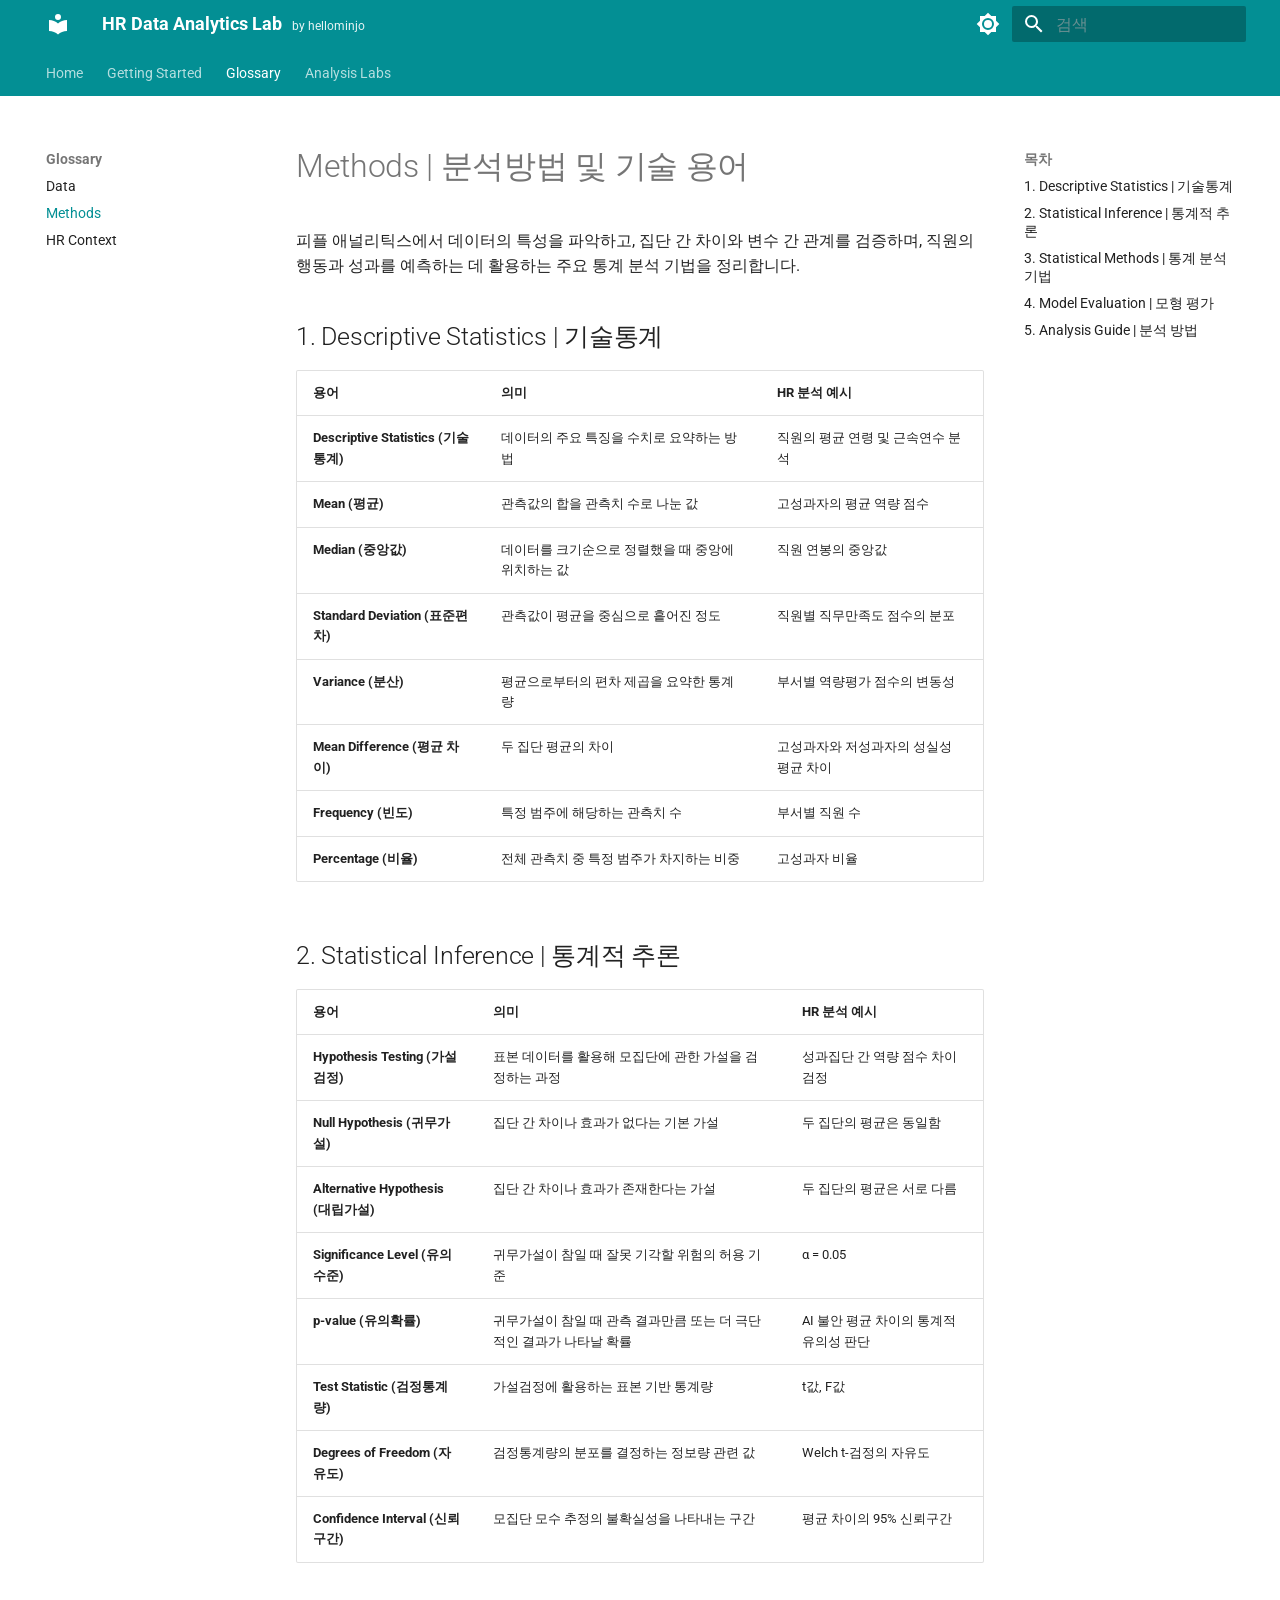
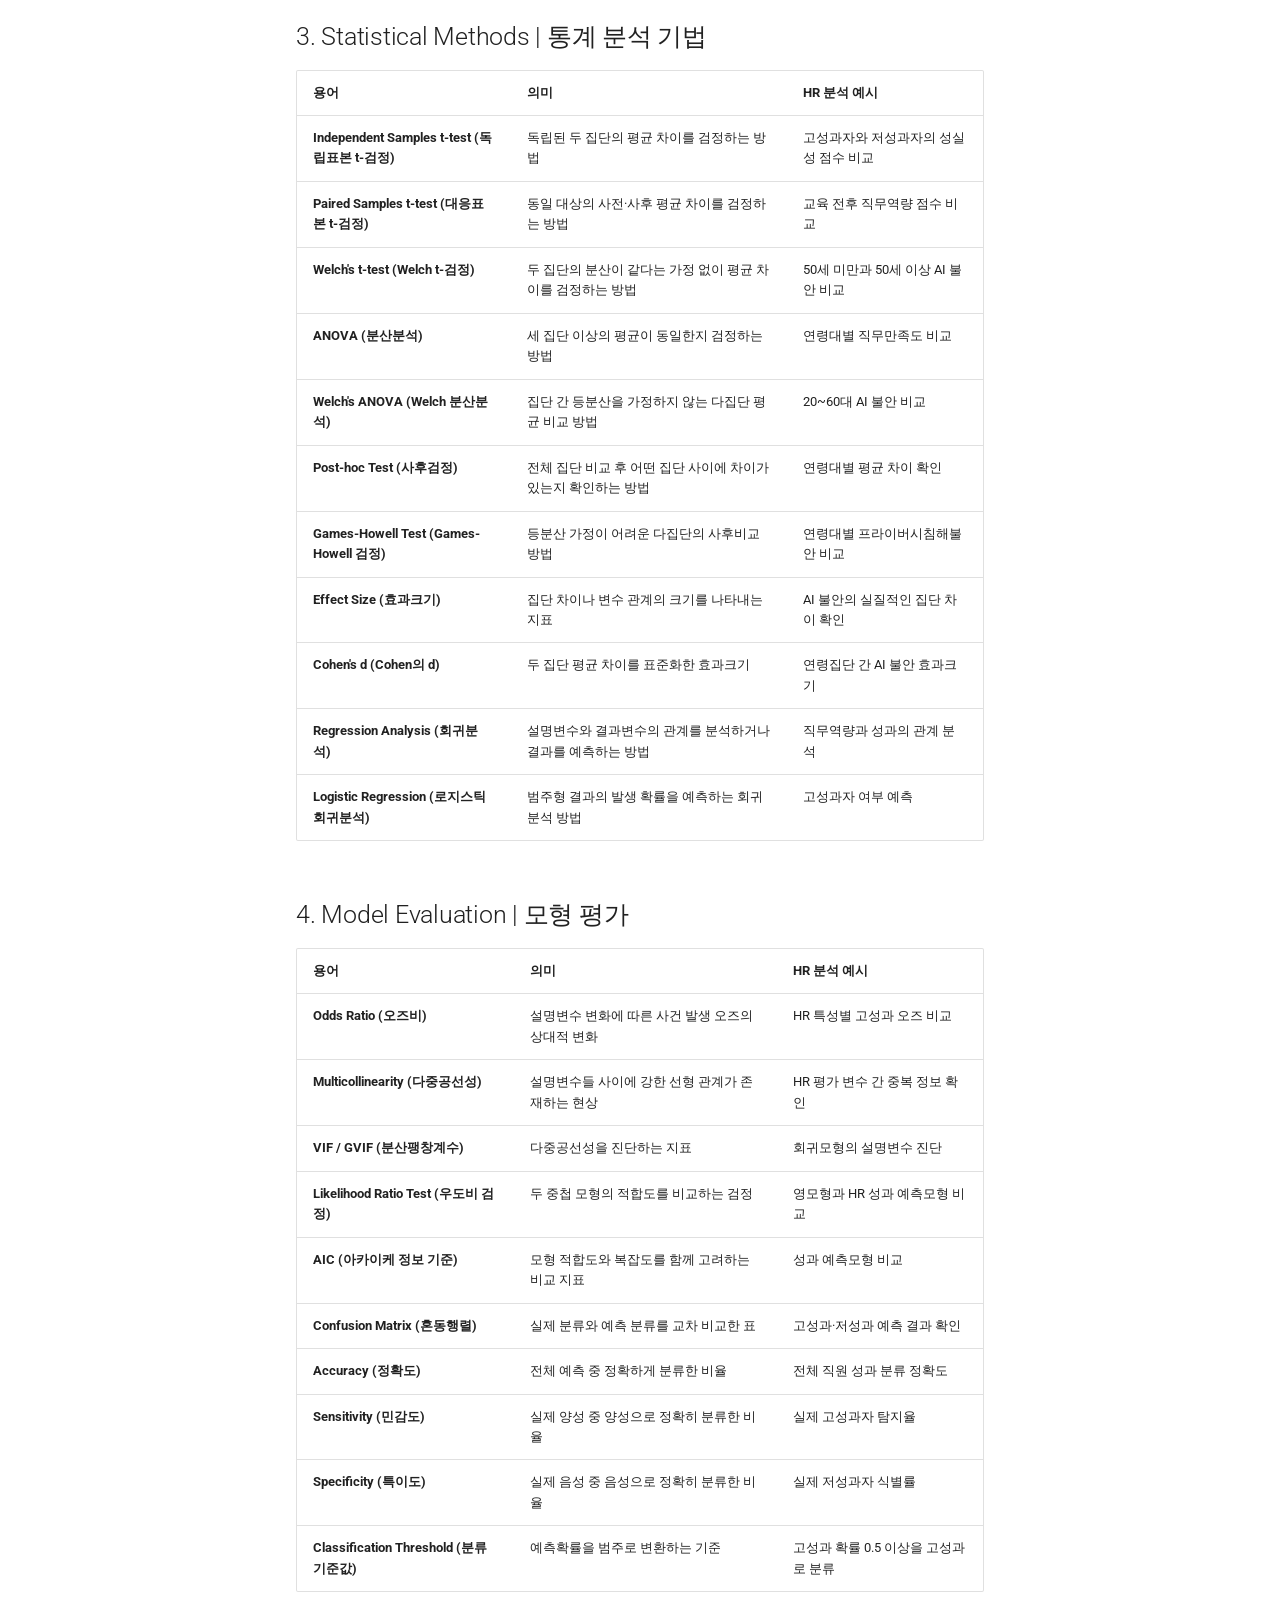
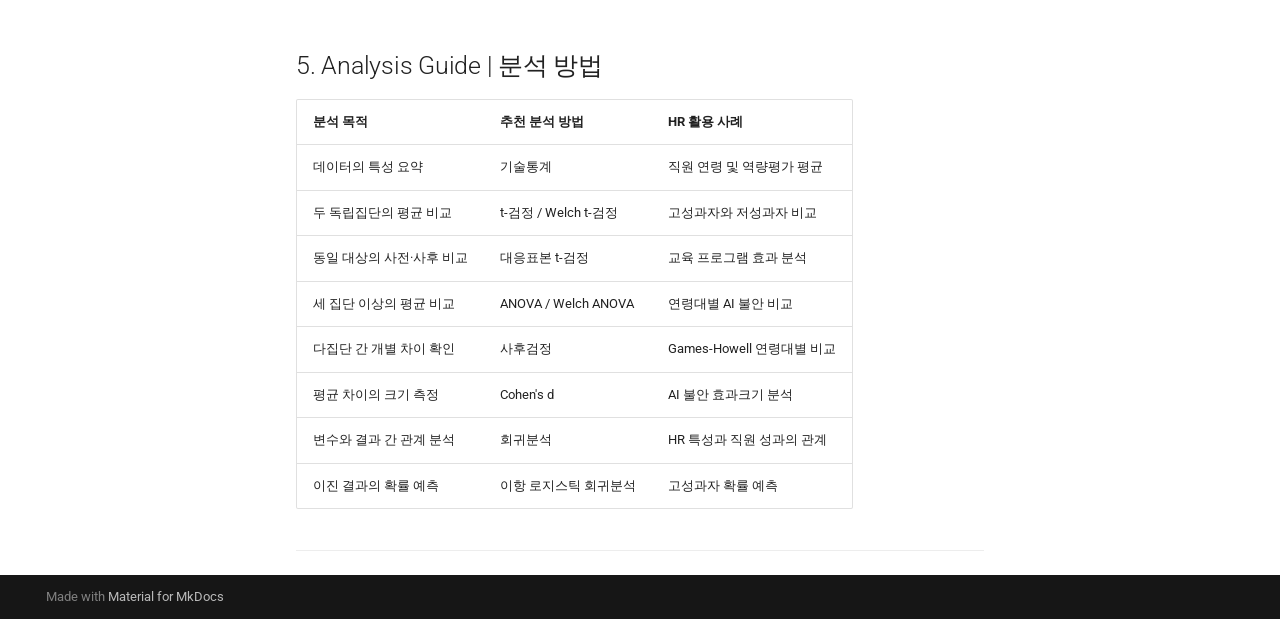
<file: glossary/methods/index.html>
<!doctype html>
<html lang="ko" class="no-js">
  <head>
    
      <meta charset="utf-8">
      <meta name="viewport" content="width=device-width,initial-scale=1">
      
        <meta name="description" content="People Analytics & Statistical Methods">
      
      
      
        <link rel="canonical" href="https://hellominjo.github.io/hr-analytics-lab/glossary/methods/">
      
      
        <link rel="prev" href="../data/">
      
      
        <link rel="next" href="../hr-context/">
      
      
        
      
      
      <link rel="icon" href="../../assets/images/favicon.png">
      <meta name="generator" content="mkdocs-1.6.1, mkdocs-material-9.7.7">
    
    
      
        <title>Methods - HR Data Analytics Lab</title>
      
    
    
      <link rel="stylesheet" href="../../assets/stylesheets/main.ec1eaa64.min.css">
      
        
        <link rel="stylesheet" href="../../assets/stylesheets/palette.ab4e12ef.min.css">
      
      


    
    
      
    
    
      
        
        
        <link rel="preconnect" href="https://fonts.gstatic.com" crossorigin>
        <link rel="stylesheet" href="https://fonts.googleapis.com/css?family=Roboto:300,300i,400,400i,700,700i%7CRoboto+Mono:400,400i,700,700i&display=fallback">
        <style>:root{--md-text-font:"Roboto";--md-code-font:"Roboto Mono"}</style>
      
    
    
      <link rel="stylesheet" href="../../stylesheets/extra.css">
    
    <script>__md_scope=new URL("../..",location),__md_hash=e=>[...e].reduce(((e,_)=>(e<<5)-e+_.charCodeAt(0)),0),__md_get=(e,_=localStorage,t=__md_scope)=>JSON.parse(_.getItem(t.pathname+"."+e)),__md_set=(e,_,t=localStorage,a=__md_scope)=>{try{t.setItem(a.pathname+"."+e,JSON.stringify(_))}catch(e){}}</script>
    
      

    
    
  </head>
  
  
    
    
      
    
    
    
    
    <body dir="ltr" data-md-color-scheme="default" data-md-color-primary="custom" data-md-color-accent="custom">
  
    
    <input class="md-toggle" data-md-toggle="drawer" type="checkbox" id="__drawer" autocomplete="off">
    <input class="md-toggle" data-md-toggle="search" type="checkbox" id="__search" autocomplete="off">
    <label class="md-overlay" for="__drawer"></label>
    <div data-md-component="skip">
      
        
        <a href="#methods" class="md-skip">
          콘텐츠로 이동
        </a>
      
    </div>
    <div data-md-component="announce">
      
    </div>
    
    
      

<header class="md-header" data-md-component="header">
  <nav class="md-header__inner md-grid" aria-label="상단/헤더">
    <a href="../.." title="HR Data Analytics Lab" class="md-header__button md-logo" aria-label="HR Data Analytics Lab" data-md-component="logo">
      
  
  <svg xmlns="http://www.w3.org/2000/svg" viewBox="0 0 24 24"><path d="M12 8a3 3 0 0 0 3-3 3 3 0 0 0-3-3 3 3 0 0 0-3 3 3 3 0 0 0 3 3m0 3.54C9.64 9.35 6.5 8 3 8v11c3.5 0 6.64 1.35 9 3.54 2.36-2.19 5.5-3.54 9-3.54V8c-3.5 0-6.64 1.35-9 3.54"/></svg>

    </a>
    <label class="md-header__button md-icon" for="__drawer">
      
      <svg xmlns="http://www.w3.org/2000/svg" viewBox="0 0 24 24"><path d="M3 6h18v2H3zm0 5h18v2H3zm0 5h18v2H3z"/></svg>
    </label>
    <div class="md-header__title" data-md-component="header-title">
      <div class="md-header__ellipsis">
        <div class="md-header__topic">
          <span class="md-ellipsis">
            HR Data Analytics Lab
          </span>
        </div>
        <div class="md-header__topic" data-md-component="header-topic">
          <span class="md-ellipsis">
            
              Methods
            
          </span>
        </div>
      </div>
    </div>
    
      
        <form class="md-header__option" data-md-component="palette">
  
    
    
    
    <input class="md-option" data-md-color-media="(prefers-color-scheme: light)" data-md-color-scheme="default" data-md-color-primary="custom" data-md-color-accent="custom"  aria-label="Dark Mode"  type="radio" name="__palette" id="__palette_0">
    
      <label class="md-header__button md-icon" title="Dark Mode" for="__palette_1" hidden>
        <svg xmlns="http://www.w3.org/2000/svg" viewBox="0 0 24 24"><path d="M12 8a4 4 0 0 0-4 4 4 4 0 0 0 4 4 4 4 0 0 0 4-4 4 4 0 0 0-4-4m0 10a6 6 0 0 1-6-6 6 6 0 0 1 6-6 6 6 0 0 1 6 6 6 6 0 0 1-6 6m8-9.31V4h-4.69L12 .69 8.69 4H4v4.69L.69 12 4 15.31V20h4.69L12 23.31 15.31 20H20v-4.69L23.31 12z"/></svg>
      </label>
    
  
    
    
    
    <input class="md-option" data-md-color-media="(prefers-color-scheme: dark)" data-md-color-scheme="slate" data-md-color-primary="custom" data-md-color-accent="custom"  aria-label="Light Mode"  type="radio" name="__palette" id="__palette_1">
    
      <label class="md-header__button md-icon" title="Light Mode" for="__palette_0" hidden>
        <svg xmlns="http://www.w3.org/2000/svg" viewBox="0 0 24 24"><path d="M12 18c-.89 0-1.74-.2-2.5-.55C11.56 16.5 13 14.42 13 12s-1.44-4.5-3.5-5.45C10.26 6.2 11.11 6 12 6a6 6 0 0 1 6 6 6 6 0 0 1-6 6m8-9.31V4h-4.69L12 .69 8.69 4H4v4.69L.69 12 4 15.31V20h4.69L12 23.31 15.31 20H20v-4.69L23.31 12z"/></svg>
      </label>
    
  
</form>
      
    
    
      <script>var palette=__md_get("__palette");if(palette&&palette.color){if("(prefers-color-scheme)"===palette.color.media){var media=matchMedia("(prefers-color-scheme: light)"),input=document.querySelector(media.matches?"[data-md-color-media='(prefers-color-scheme: light)']":"[data-md-color-media='(prefers-color-scheme: dark)']");palette.color.media=input.getAttribute("data-md-color-media"),palette.color.scheme=input.getAttribute("data-md-color-scheme"),palette.color.primary=input.getAttribute("data-md-color-primary"),palette.color.accent=input.getAttribute("data-md-color-accent")}for(var[key,value]of Object.entries(palette.color))document.body.setAttribute("data-md-color-"+key,value)}</script>
    
    
    
      
      
        <label class="md-header__button md-icon" for="__search">
          
          <svg xmlns="http://www.w3.org/2000/svg" viewBox="0 0 24 24"><path d="M9.5 3A6.5 6.5 0 0 1 16 9.5c0 1.61-.59 3.09-1.56 4.23l.27.27h.79l5 5-1.5 1.5-5-5v-.79l-.27-.27A6.52 6.52 0 0 1 9.5 16 6.5 6.5 0 0 1 3 9.5 6.5 6.5 0 0 1 9.5 3m0 2C7 5 5 7 5 9.5S7 14 9.5 14 14 12 14 9.5 12 5 9.5 5"/></svg>
        </label>
        <div class="md-search" data-md-component="search" role="dialog">
  <label class="md-search__overlay" for="__search"></label>
  <div class="md-search__inner" role="search">
    <form class="md-search__form" name="search">
      <input type="text" class="md-search__input" name="query" aria-label="검색" placeholder="검색" autocapitalize="off" autocorrect="off" autocomplete="off" spellcheck="false" data-md-component="search-query" required>
      <label class="md-search__icon md-icon" for="__search">
        
        <svg xmlns="http://www.w3.org/2000/svg" viewBox="0 0 24 24"><path d="M9.5 3A6.5 6.5 0 0 1 16 9.5c0 1.61-.59 3.09-1.56 4.23l.27.27h.79l5 5-1.5 1.5-5-5v-.79l-.27-.27A6.52 6.52 0 0 1 9.5 16 6.5 6.5 0 0 1 3 9.5 6.5 6.5 0 0 1 9.5 3m0 2C7 5 5 7 5 9.5S7 14 9.5 14 14 12 14 9.5 12 5 9.5 5"/></svg>
        
        <svg xmlns="http://www.w3.org/2000/svg" viewBox="0 0 24 24"><path d="M20 11v2H8l5.5 5.5-1.42 1.42L4.16 12l7.92-7.92L13.5 5.5 8 11z"/></svg>
      </label>
      <nav class="md-search__options" aria-label="검색">
        
        <button type="reset" class="md-search__icon md-icon" title="지우기" aria-label="지우기" tabindex="-1">
          
          <svg xmlns="http://www.w3.org/2000/svg" viewBox="0 0 24 24"><path d="M19 6.41 17.59 5 12 10.59 6.41 5 5 6.41 10.59 12 5 17.59 6.41 19 12 13.41 17.59 19 19 17.59 13.41 12z"/></svg>
        </button>
      </nav>
      
        <div class="md-search__suggest" data-md-component="search-suggest"></div>
      
    </form>
    <div class="md-search__output">
      <div class="md-search__scrollwrap" tabindex="0" data-md-scrollfix>
        <div class="md-search-result" data-md-component="search-result">
          <div class="md-search-result__meta">
            검색 초기화
          </div>
          <ol class="md-search-result__list" role="presentation"></ol>
        </div>
      </div>
    </div>
  </div>
</div>
      
    
    
  </nav>
  
</header>
    
    <div class="md-container" data-md-component="container">
      
      
        
          
            
<nav class="md-tabs" aria-label="탭" data-md-component="tabs">
  <div class="md-grid">
    <ul class="md-tabs__list">
      
        
  
  
  
  
    <li class="md-tabs__item">
      <a href="../.." class="md-tabs__link">
        
  
  
    
  
  Home

      </a>
    </li>
  

      
        
  
  
  
  
    <li class="md-tabs__item">
      <a href="../../getting-started/" class="md-tabs__link">
        
  
  
    
  
  Getting Started

      </a>
    </li>
  

      
        
  
  
  
    
  
  
    
    
      <li class="md-tabs__item md-tabs__item--active">
        <a href="../data/" class="md-tabs__link">
          
  
  
    
  
  Glossary

        </a>
      </li>
    
  

      
        
  
  
  
  
    
    
      <li class="md-tabs__item">
        <a href="../../labs/" class="md-tabs__link">
          
  
  
    
  
  Analysis Labs

        </a>
      </li>
    
  

      
    </ul>
  </div>
</nav>
          
        
      
      <main class="md-main" data-md-component="main">
        <div class="md-main__inner md-grid">
          
            
              
              <div class="md-sidebar md-sidebar--primary" data-md-component="sidebar" data-md-type="navigation" >
                <div class="md-sidebar__scrollwrap">
                  <div class="md-sidebar__inner">
                    


  


<nav class="md-nav md-nav--primary md-nav--lifted" aria-label="네비게이션" data-md-level="0">
  <label class="md-nav__title" for="__drawer">
    <a href="../.." title="HR Data Analytics Lab" class="md-nav__button md-logo" aria-label="HR Data Analytics Lab" data-md-component="logo">
      
  
  <svg xmlns="http://www.w3.org/2000/svg" viewBox="0 0 24 24"><path d="M12 8a3 3 0 0 0 3-3 3 3 0 0 0-3-3 3 3 0 0 0-3 3 3 3 0 0 0 3 3m0 3.54C9.64 9.35 6.5 8 3 8v11c3.5 0 6.64 1.35 9 3.54 2.36-2.19 5.5-3.54 9-3.54V8c-3.5 0-6.64 1.35-9 3.54"/></svg>

    </a>
    HR Data Analytics Lab
  </label>
  
  <ul class="md-nav__list" data-md-scrollfix>
    
      
      
  
  
  
  
    <li class="md-nav__item">
      <a href="../.." class="md-nav__link">
        
  
  
  <span class="md-ellipsis">
    
  
    Home
  

    
  </span>
  
  

      </a>
    </li>
  

    
      
      
  
  
  
  
    <li class="md-nav__item">
      <a href="../../getting-started/" class="md-nav__link">
        
  
  
  <span class="md-ellipsis">
    
  
    Getting Started
  

    
  </span>
  
  

      </a>
    </li>
  

    
      
      
  
  
    
  
  
  
    
    
      
        
      
        
      
        
      
    
    
    
      
        
        
      
      
        
      
    
    
    <li class="md-nav__item md-nav__item--active md-nav__item--section md-nav__item--nested">
      
        
        
        <input class="md-nav__toggle md-toggle " type="checkbox" id="__nav_3" checked>
        
          
          <label class="md-nav__link" for="__nav_3" id="__nav_3_label" tabindex="">
            
  
  
  <span class="md-ellipsis">
    
  
    Glossary
  

    
  </span>
  
  

            <span class="md-nav__icon md-icon"></span>
          </label>
        
        <nav class="md-nav" data-md-level="1" aria-labelledby="__nav_3_label" aria-expanded="true">
          <label class="md-nav__title" for="__nav_3">
            <span class="md-nav__icon md-icon"></span>
            
  
    Glossary
  

          </label>
          <ul class="md-nav__list" data-md-scrollfix>
            
              
                
  
  
  
  
    <li class="md-nav__item">
      <a href="../data/" class="md-nav__link">
        
  
  
  <span class="md-ellipsis">
    
  
    Data
  

    
  </span>
  
  

      </a>
    </li>
  

              
            
              
                
  
  
    
  
  
  
    <li class="md-nav__item md-nav__item--active">
      
      <input class="md-nav__toggle md-toggle" type="checkbox" id="__toc">
      
      
        
      
      
        <label class="md-nav__link md-nav__link--active" for="__toc">
          
  
  
  <span class="md-ellipsis">
    
  
    Methods
  

    
  </span>
  
  

          <span class="md-nav__icon md-icon"></span>
        </label>
      
      <a href="./" class="md-nav__link md-nav__link--active">
        
  
  
  <span class="md-ellipsis">
    
  
    Methods
  

    
  </span>
  
  

      </a>
      
        

<nav class="md-nav md-nav--secondary" aria-label="목차">
  
  
  
    
  
  
    <label class="md-nav__title" for="__toc">
      <span class="md-nav__icon md-icon"></span>
      목차
    </label>
    <ul class="md-nav__list" data-md-component="toc" data-md-scrollfix>
      
        <li class="md-nav__item">
  <a href="#1-descriptive-statistics" class="md-nav__link">
    <span class="md-ellipsis">
      
        1. Descriptive Statistics | 기술통계
      
    </span>
  </a>
  
</li>
      
        <li class="md-nav__item">
  <a href="#2-statistical-inference" class="md-nav__link">
    <span class="md-ellipsis">
      
        2. Statistical Inference | 통계적 추론
      
    </span>
  </a>
  
</li>
      
        <li class="md-nav__item">
  <a href="#3-statistical-methods" class="md-nav__link">
    <span class="md-ellipsis">
      
        3. Statistical Methods | 통계 분석 기법
      
    </span>
  </a>
  
</li>
      
        <li class="md-nav__item">
  <a href="#4-model-evaluation" class="md-nav__link">
    <span class="md-ellipsis">
      
        4. Model Evaluation | 모형 평가
      
    </span>
  </a>
  
</li>
      
        <li class="md-nav__item">
  <a href="#5-analysis-guide" class="md-nav__link">
    <span class="md-ellipsis">
      
        5. Analysis Guide | 분석 방법
      
    </span>
  </a>
  
</li>
      
    </ul>
  
</nav>
      
    </li>
  

              
            
              
                
  
  
  
  
    <li class="md-nav__item">
      <a href="../hr-context/" class="md-nav__link">
        
  
  
  <span class="md-ellipsis">
    
  
    HR Context
  

    
  </span>
  
  

      </a>
    </li>
  

              
            
          </ul>
        </nav>
      
    </li>
  

    
      
      
  
  
  
  
    
    
      
        
          
        
      
        
      
        
      
    
    
    
      
      
        
      
    
    
    <li class="md-nav__item md-nav__item--nested">
      
        
        
        <input class="md-nav__toggle md-toggle " type="checkbox" id="__nav_4" >
        
          
          <div class="md-nav__link md-nav__container">
            <a href="../../labs/" class="md-nav__link ">
              
  
  
  <span class="md-ellipsis">
    
  
    Analysis Labs
  

    
  </span>
  
  

            </a>
            
              
              <label class="md-nav__link " for="__nav_4" id="__nav_4_label" tabindex="0">
                <span class="md-nav__icon md-icon"></span>
              </label>
            
          </div>
        
        <nav class="md-nav" data-md-level="1" aria-labelledby="__nav_4_label" aria-expanded="false">
          <label class="md-nav__title" for="__nav_4">
            <span class="md-nav__icon md-icon"></span>
            
  
    Analysis Labs
  

          </label>
          <ul class="md-nav__list" data-md-scrollfix>
            
              
            
              
                
  
  
  
  
    <li class="md-nav__item">
      <a href="../../labs/lab01/" class="md-nav__link">
        
  
  
  <span class="md-ellipsis">
    
  
    Lab 01 - AI Anxiety
  

    
  </span>
  
  

      </a>
    </li>
  

              
            
              
                
  
  
  
  
    <li class="md-nav__item">
      <a href="../../labs/lab02/" class="md-nav__link">
        
  
  
  <span class="md-ellipsis">
    
  
    Lab 02 - Performance
  

    
  </span>
  
  

      </a>
    </li>
  

              
            
          </ul>
        </nav>
      
    </li>
  

    
  </ul>
</nav>
                  </div>
                </div>
              </div>
            
            
              
              <div class="md-sidebar md-sidebar--secondary" data-md-component="sidebar" data-md-type="toc" >
                <div class="md-sidebar__scrollwrap">
                  <div class="md-sidebar__inner">
                    

<nav class="md-nav md-nav--secondary" aria-label="목차">
  
  
  
    
  
  
    <label class="md-nav__title" for="__toc">
      <span class="md-nav__icon md-icon"></span>
      목차
    </label>
    <ul class="md-nav__list" data-md-component="toc" data-md-scrollfix>
      
        <li class="md-nav__item">
  <a href="#1-descriptive-statistics" class="md-nav__link">
    <span class="md-ellipsis">
      
        1. Descriptive Statistics | 기술통계
      
    </span>
  </a>
  
</li>
      
        <li class="md-nav__item">
  <a href="#2-statistical-inference" class="md-nav__link">
    <span class="md-ellipsis">
      
        2. Statistical Inference | 통계적 추론
      
    </span>
  </a>
  
</li>
      
        <li class="md-nav__item">
  <a href="#3-statistical-methods" class="md-nav__link">
    <span class="md-ellipsis">
      
        3. Statistical Methods | 통계 분석 기법
      
    </span>
  </a>
  
</li>
      
        <li class="md-nav__item">
  <a href="#4-model-evaluation" class="md-nav__link">
    <span class="md-ellipsis">
      
        4. Model Evaluation | 모형 평가
      
    </span>
  </a>
  
</li>
      
        <li class="md-nav__item">
  <a href="#5-analysis-guide" class="md-nav__link">
    <span class="md-ellipsis">
      
        5. Analysis Guide | 분석 방법
      
    </span>
  </a>
  
</li>
      
    </ul>
  
</nav>
                  </div>
                </div>
              </div>
            
          
          
            <div class="md-content" data-md-component="content">
              
              <article class="md-content__inner md-typeset">
                
                  



<h1 id="methods">Methods | 분석방법 및 기술 용어</h1>
<p>피플 애널리틱스에서 데이터의 특성을 파악하고, 집단 간 차이와 변수 간 관계를 검증하며, 직원의 행동과 성과를 예측하는 데 활용하는 주요 통계 분석 기법을 정리합니다.</p>
<h2 id="1-descriptive-statistics">1. Descriptive Statistics | 기술통계</h2>
<table>
<thead>
<tr>
<th>용어</th>
<th>의미</th>
<th>HR 분석 예시</th>
</tr>
</thead>
<tbody>
<tr>
<td><strong>Descriptive Statistics (기술통계)</strong></td>
<td>데이터의 주요 특징을 수치로 요약하는 방법</td>
<td>직원의 평균 연령 및 근속연수 분석</td>
</tr>
<tr>
<td><strong>Mean (평균)</strong></td>
<td>관측값의 합을 관측치 수로 나눈 값</td>
<td>고성과자의 평균 역량 점수</td>
</tr>
<tr>
<td><strong>Median (중앙값)</strong></td>
<td>데이터를 크기순으로 정렬했을 때 중앙에 위치하는 값</td>
<td>직원 연봉의 중앙값</td>
</tr>
<tr>
<td><strong>Standard Deviation (표준편차)</strong></td>
<td>관측값이 평균을 중심으로 흩어진 정도</td>
<td>직원별 직무만족도 점수의 분포</td>
</tr>
<tr>
<td><strong>Variance (분산)</strong></td>
<td>평균으로부터의 편차 제곱을 요약한 통계량</td>
<td>부서별 역량평가 점수의 변동성</td>
</tr>
<tr>
<td><strong>Mean Difference (평균 차이)</strong></td>
<td>두 집단 평균의 차이</td>
<td>고성과자와 저성과자의 성실성 평균 차이</td>
</tr>
<tr>
<td><strong>Frequency (빈도)</strong></td>
<td>특정 범주에 해당하는 관측치 수</td>
<td>부서별 직원 수</td>
</tr>
<tr>
<td><strong>Percentage (비율)</strong></td>
<td>전체 관측치 중 특정 범주가 차지하는 비중</td>
<td>고성과자 비율</td>
</tr>
</tbody>
</table>
<h2 id="2-statistical-inference">2. Statistical Inference | 통계적 추론</h2>
<table>
<thead>
<tr>
<th>용어</th>
<th>의미</th>
<th>HR 분석 예시</th>
</tr>
</thead>
<tbody>
<tr>
<td><strong>Hypothesis Testing (가설검정)</strong></td>
<td>표본 데이터를 활용해 모집단에 관한 가설을 검정하는 과정</td>
<td>성과집단 간 역량 점수 차이 검정</td>
</tr>
<tr>
<td><strong>Null Hypothesis (귀무가설)</strong></td>
<td>집단 간 차이나 효과가 없다는 기본 가설</td>
<td>두 집단의 평균은 동일함</td>
</tr>
<tr>
<td><strong>Alternative Hypothesis (대립가설)</strong></td>
<td>집단 간 차이나 효과가 존재한다는 가설</td>
<td>두 집단의 평균은 서로 다름</td>
</tr>
<tr>
<td><strong>Significance Level (유의수준)</strong></td>
<td>귀무가설이 참일 때 잘못 기각할 위험의 허용 기준</td>
<td>α = 0.05</td>
</tr>
<tr>
<td><strong>p-value (유의확률)</strong></td>
<td>귀무가설이 참일 때 관측 결과만큼 또는 더 극단적인 결과가 나타날 확률</td>
<td>AI 불안 평균 차이의 통계적 유의성 판단</td>
</tr>
<tr>
<td><strong>Test Statistic (검정통계량)</strong></td>
<td>가설검정에 활용하는 표본 기반 통계량</td>
<td>t값, F값</td>
</tr>
<tr>
<td><strong>Degrees of Freedom (자유도)</strong></td>
<td>검정통계량의 분포를 결정하는 정보량 관련 값</td>
<td>Welch t-검정의 자유도</td>
</tr>
<tr>
<td><strong>Confidence Interval (신뢰구간)</strong></td>
<td>모집단 모수 추정의 불확실성을 나타내는 구간</td>
<td>평균 차이의 95% 신뢰구간</td>
</tr>
</tbody>
</table>
<h2 id="3-statistical-methods">3. Statistical Methods | 통계 분석 기법</h2>
<table>
<thead>
<tr>
<th>용어</th>
<th>의미</th>
<th>HR 분석 예시</th>
</tr>
</thead>
<tbody>
<tr>
<td><strong>Independent Samples t-test (독립표본 t-검정)</strong></td>
<td>독립된 두 집단의 평균 차이를 검정하는 방법</td>
<td>고성과자와 저성과자의 성실성 점수 비교</td>
</tr>
<tr>
<td><strong>Paired Samples t-test (대응표본 t-검정)</strong></td>
<td>동일 대상의 사전·사후 평균 차이를 검정하는 방법</td>
<td>교육 전후 직무역량 점수 비교</td>
</tr>
<tr>
<td><strong>Welch's t-test (Welch t-검정)</strong></td>
<td>두 집단의 분산이 같다는 가정 없이 평균 차이를 검정하는 방법</td>
<td>50세 미만과 50세 이상 AI 불안 비교</td>
</tr>
<tr>
<td><strong>ANOVA (분산분석)</strong></td>
<td>세 집단 이상의 평균이 동일한지 검정하는 방법</td>
<td>연령대별 직무만족도 비교</td>
</tr>
<tr>
<td><strong>Welch's ANOVA (Welch 분산분석)</strong></td>
<td>집단 간 등분산을 가정하지 않는 다집단 평균 비교 방법</td>
<td>20~60대 AI 불안 비교</td>
</tr>
<tr>
<td><strong>Post-hoc Test (사후검정)</strong></td>
<td>전체 집단 비교 후 어떤 집단 사이에 차이가 있는지 확인하는 방법</td>
<td>연령대별 평균 차이 확인</td>
</tr>
<tr>
<td><strong>Games-Howell Test (Games-Howell 검정)</strong></td>
<td>등분산 가정이 어려운 다집단의 사후비교 방법</td>
<td>연령대별 프라이버시침해불안 비교</td>
</tr>
<tr>
<td><strong>Effect Size (효과크기)</strong></td>
<td>집단 차이나 변수 관계의 크기를 나타내는 지표</td>
<td>AI 불안의 실질적인 집단 차이 확인</td>
</tr>
<tr>
<td><strong>Cohen's d (Cohen의 d)</strong></td>
<td>두 집단 평균 차이를 표준화한 효과크기</td>
<td>연령집단 간 AI 불안 효과크기</td>
</tr>
<tr>
<td><strong>Regression Analysis (회귀분석)</strong></td>
<td>설명변수와 결과변수의 관계를 분석하거나 결과를 예측하는 방법</td>
<td>직무역량과 성과의 관계 분석</td>
</tr>
<tr>
<td><strong>Logistic Regression (로지스틱 회귀분석)</strong></td>
<td>범주형 결과의 발생 확률을 예측하는 회귀분석 방법</td>
<td>고성과자 여부 예측</td>
</tr>
</tbody>
</table>
<h2 id="4-model-evaluation">4. Model Evaluation | 모형 평가</h2>
<table>
<thead>
<tr>
<th>용어</th>
<th>의미</th>
<th>HR 분석 예시</th>
</tr>
</thead>
<tbody>
<tr>
<td><strong>Odds Ratio (오즈비)</strong></td>
<td>설명변수 변화에 따른 사건 발생 오즈의 상대적 변화</td>
<td>HR 특성별 고성과 오즈 비교</td>
</tr>
<tr>
<td><strong>Multicollinearity (다중공선성)</strong></td>
<td>설명변수들 사이에 강한 선형 관계가 존재하는 현상</td>
<td>HR 평가 변수 간 중복 정보 확인</td>
</tr>
<tr>
<td><strong>VIF / GVIF (분산팽창계수)</strong></td>
<td>다중공선성을 진단하는 지표</td>
<td>회귀모형의 설명변수 진단</td>
</tr>
<tr>
<td><strong>Likelihood Ratio Test (우도비 검정)</strong></td>
<td>두 중첩 모형의 적합도를 비교하는 검정</td>
<td>영모형과 HR 성과 예측모형 비교</td>
</tr>
<tr>
<td><strong>AIC (아카이케 정보 기준)</strong></td>
<td>모형 적합도와 복잡도를 함께 고려하는 비교 지표</td>
<td>성과 예측모형 비교</td>
</tr>
<tr>
<td><strong>Confusion Matrix (혼동행렬)</strong></td>
<td>실제 분류와 예측 분류를 교차 비교한 표</td>
<td>고성과·저성과 예측 결과 확인</td>
</tr>
<tr>
<td><strong>Accuracy (정확도)</strong></td>
<td>전체 예측 중 정확하게 분류한 비율</td>
<td>전체 직원 성과 분류 정확도</td>
</tr>
<tr>
<td><strong>Sensitivity (민감도)</strong></td>
<td>실제 양성 중 양성으로 정확히 분류한 비율</td>
<td>실제 고성과자 탐지율</td>
</tr>
<tr>
<td><strong>Specificity (특이도)</strong></td>
<td>실제 음성 중 음성으로 정확히 분류한 비율</td>
<td>실제 저성과자 식별률</td>
</tr>
<tr>
<td><strong>Classification Threshold (분류 기준값)</strong></td>
<td>예측확률을 범주로 변환하는 기준</td>
<td>고성과 확률 0.5 이상을 고성과로 분류</td>
</tr>
</tbody>
</table>
<h2 id="5-analysis-guide">5. Analysis Guide | 분석 방법</h2>
<table>
<thead>
<tr>
<th>분석 목적</th>
<th>추천 분석 방법</th>
<th>HR 활용 사례</th>
</tr>
</thead>
<tbody>
<tr>
<td>데이터의 특성 요약</td>
<td>기술통계</td>
<td>직원 연령 및 역량평가 평균</td>
</tr>
<tr>
<td>두 독립집단의 평균 비교</td>
<td>t-검정 / Welch t-검정</td>
<td>고성과자와 저성과자 비교</td>
</tr>
<tr>
<td>동일 대상의 사전·사후 비교</td>
<td>대응표본 t-검정</td>
<td>교육 프로그램 효과 분석</td>
</tr>
<tr>
<td>세 집단 이상의 평균 비교</td>
<td>ANOVA / Welch ANOVA</td>
<td>연령대별 AI 불안 비교</td>
</tr>
<tr>
<td>다집단 간 개별 차이 확인</td>
<td>사후검정</td>
<td>Games-Howell 연령대별 비교</td>
</tr>
<tr>
<td>평균 차이의 크기 측정</td>
<td>Cohen's d</td>
<td>AI 불안 효과크기 분석</td>
</tr>
<tr>
<td>변수와 결과 간 관계 분석</td>
<td>회귀분석</td>
<td>HR 특성과 직원 성과의 관계</td>
</tr>
<tr>
<td>이진 결과의 확률 예측</td>
<td>이항 로지스틱 회귀분석</td>
<td>고성과자 확률 예측</td>
</tr>
</tbody>
</table>
<hr />












                
              </article>
            </div>
          
          
<script>var target=document.getElementById(location.hash.slice(1));target&&target.name&&(target.checked=target.name.startsWith("__tabbed_"))</script>
        </div>
        
      </main>
      
        <footer class="md-footer">
  
  <div class="md-footer-meta md-typeset">
    <div class="md-footer-meta__inner md-grid">
      <div class="md-copyright">
  
  
    Made with
    <a href="https://squidfunk.github.io/mkdocs-material/" target="_blank" rel="noopener">
      Material for MkDocs
    </a>
  
</div>
      
    </div>
  </div>
</footer>
      
    </div>
    <div class="md-dialog" data-md-component="dialog">
      <div class="md-dialog__inner md-typeset"></div>
    </div>
    
    
    
      
      
      <script id="__config" type="application/json">{"annotate": null, "base": "../..", "features": ["navigation.tabs", "navigation.sections", "navigation.indexes", "search.suggest", "search.highlight"], "search": "../../assets/javascripts/workers/search.2c215733.min.js", "tags": null, "translations": {"clipboard.copied": "\ud074\ub9bd\ubcf4\ub4dc\uc5d0 \ubcf5\uc0ac\ub428", "clipboard.copy": "\ud074\ub9bd\ubcf4\ub4dc\ub85c \ubcf5\uc0ac", "search.result.more.one": "\uc774 \ubb38\uc11c\uc5d0\uc11c 1\uac1c\uc758 \uac80\uc0c9 \uacb0\uacfc \ub354 \ubcf4\uae30", "search.result.more.other": "\uc774 \ubb38\uc11c\uc5d0\uc11c #\uac1c\uc758 \uac80\uc0c9 \uacb0\uacfc \ub354 \ubcf4\uae30", "search.result.none": "\uac80\uc0c9\uc5b4\uc640 \uc77c\uce58\ud558\ub294 \ubb38\uc11c\uac00 \uc5c6\uc2b5\ub2c8\ub2e4", "search.result.one": "1\uac1c\uc758 \uc77c\uce58\ud558\ub294 \ubb38\uc11c", "search.result.other": "#\uac1c\uc758 \uc77c\uce58\ud558\ub294 \ubb38\uc11c", "search.result.placeholder": "\uac80\uc0c9\uc5b4\ub97c \uc785\ub825\ud558\uc138\uc694", "search.result.term.missing": "\ud3ec\ud568\ub418\uc9c0 \uc54a\uc740 \uac80\uc0c9\uc5b4", "select.version": "\ubc84\uc804 \uc120\ud0dd"}, "version": null}</script>
    
    
      <script src="../../assets/javascripts/bundle.d7400e89.min.js"></script>
      
    
  </body>
</html>
</file>
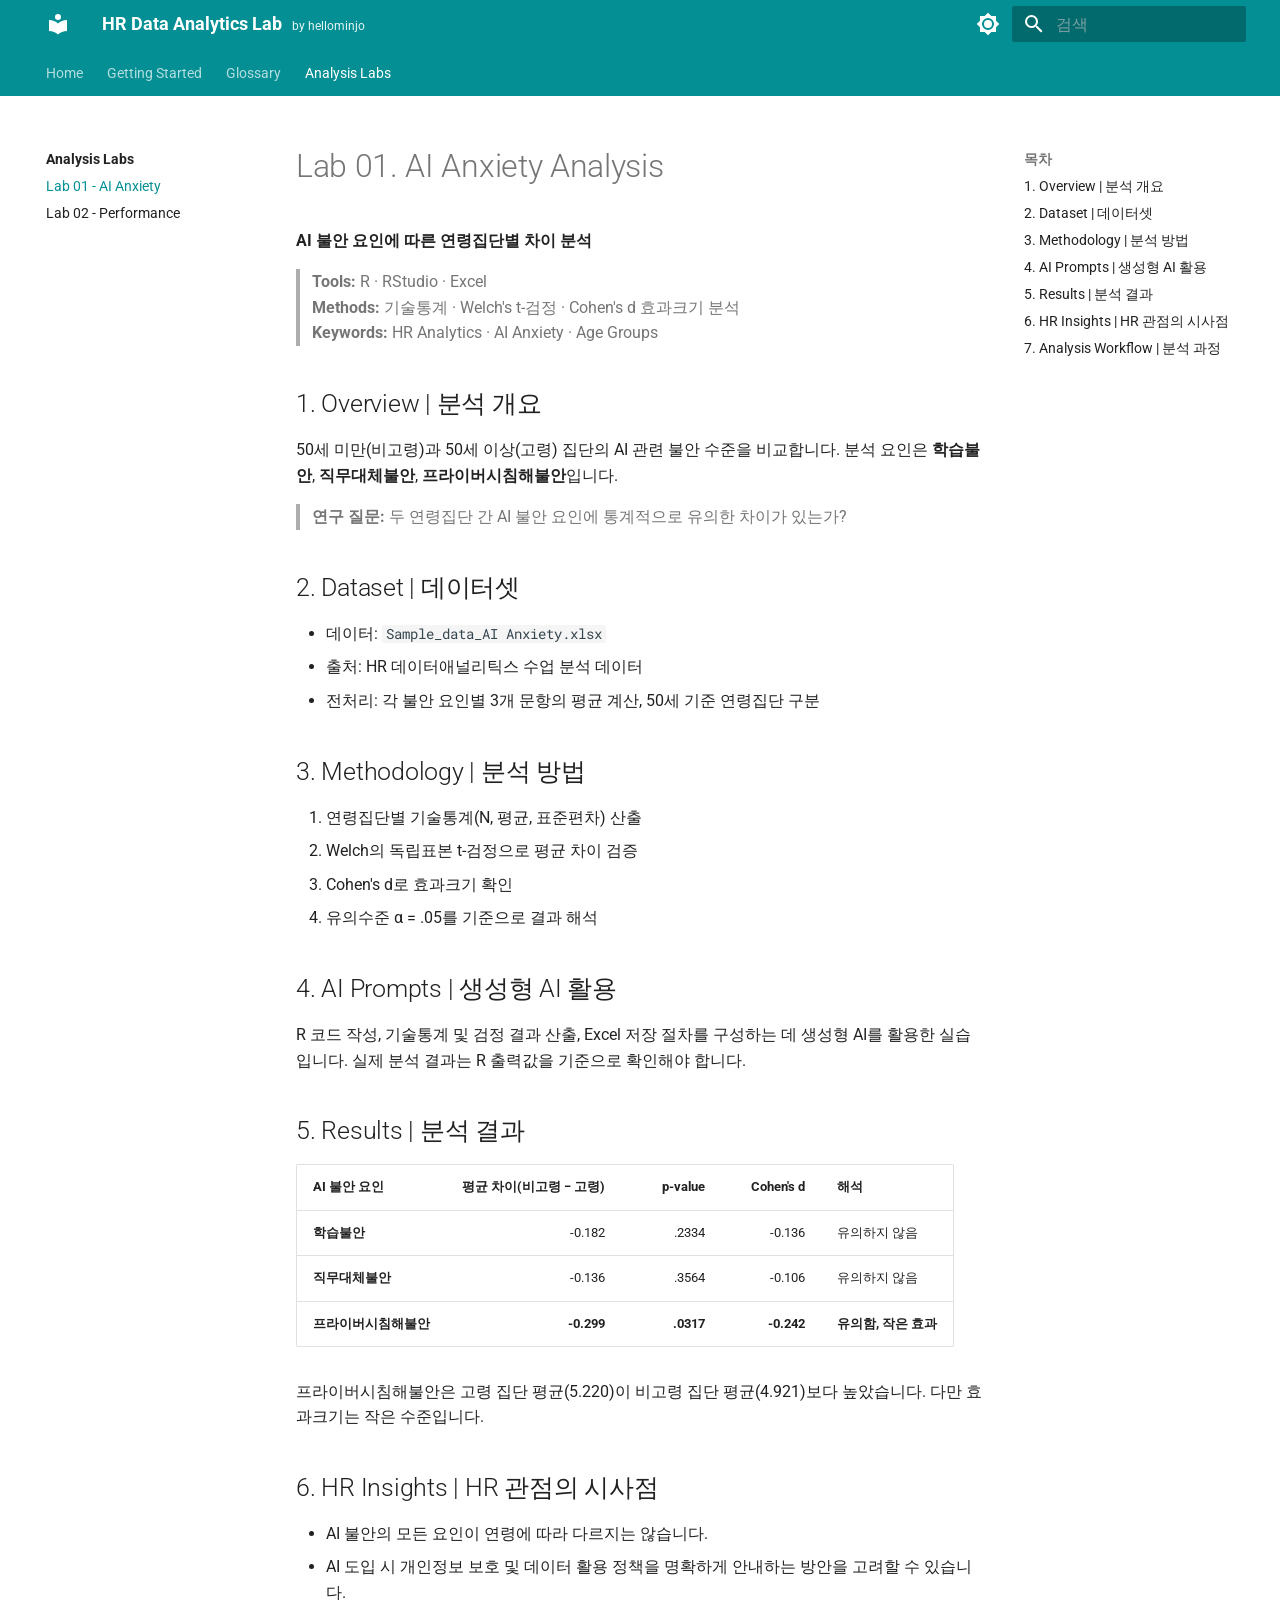
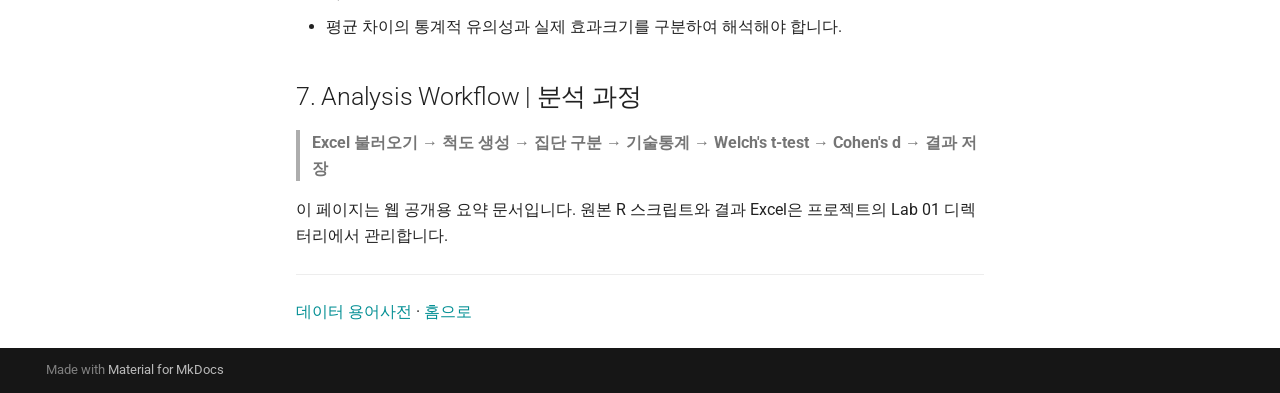
<file: labs/lab01/index.html>
<!doctype html>
<html lang="ko" class="no-js">
  <head>
    
      <meta charset="utf-8">
      <meta name="viewport" content="width=device-width,initial-scale=1">
      
        <meta name="description" content="People Analytics & Statistical Methods">
      
      
      
        <link rel="canonical" href="https://hellominjo.github.io/hr-analytics-lab/labs/lab01/">
      
      
        <link rel="prev" href="../">
      
      
        <link rel="next" href="../lab02/">
      
      
        
      
      
      <link rel="icon" href="../../assets/images/favicon.png">
      <meta name="generator" content="mkdocs-1.6.1, mkdocs-material-9.7.7">
    
    
      
        <title>Lab 01 - AI Anxiety - HR Data Analytics Lab</title>
      
    
    
      <link rel="stylesheet" href="../../assets/stylesheets/main.ec1eaa64.min.css">
      
        
        <link rel="stylesheet" href="../../assets/stylesheets/palette.ab4e12ef.min.css">
      
      


    
    
      
    
    
      
        
        
        <link rel="preconnect" href="https://fonts.gstatic.com" crossorigin>
        <link rel="stylesheet" href="https://fonts.googleapis.com/css?family=Roboto:300,300i,400,400i,700,700i%7CRoboto+Mono:400,400i,700,700i&display=fallback">
        <style>:root{--md-text-font:"Roboto";--md-code-font:"Roboto Mono"}</style>
      
    
    
      <link rel="stylesheet" href="../../stylesheets/extra.css">
    
    <script>__md_scope=new URL("../..",location),__md_hash=e=>[...e].reduce(((e,_)=>(e<<5)-e+_.charCodeAt(0)),0),__md_get=(e,_=localStorage,t=__md_scope)=>JSON.parse(_.getItem(t.pathname+"."+e)),__md_set=(e,_,t=localStorage,a=__md_scope)=>{try{t.setItem(a.pathname+"."+e,JSON.stringify(_))}catch(e){}}</script>
    
      

    
    
  </head>
  
  
    
    
      
    
    
    
    
    <body dir="ltr" data-md-color-scheme="default" data-md-color-primary="custom" data-md-color-accent="custom">
  
    
    <input class="md-toggle" data-md-toggle="drawer" type="checkbox" id="__drawer" autocomplete="off">
    <input class="md-toggle" data-md-toggle="search" type="checkbox" id="__search" autocomplete="off">
    <label class="md-overlay" for="__drawer"></label>
    <div data-md-component="skip">
      
        
        <a href="#lab-01-ai-anxiety-analysis" class="md-skip">
          콘텐츠로 이동
        </a>
      
    </div>
    <div data-md-component="announce">
      
    </div>
    
    
      

<header class="md-header" data-md-component="header">
  <nav class="md-header__inner md-grid" aria-label="상단/헤더">
    <a href="../.." title="HR Data Analytics Lab" class="md-header__button md-logo" aria-label="HR Data Analytics Lab" data-md-component="logo">
      
  
  <svg xmlns="http://www.w3.org/2000/svg" viewBox="0 0 24 24"><path d="M12 8a3 3 0 0 0 3-3 3 3 0 0 0-3-3 3 3 0 0 0-3 3 3 3 0 0 0 3 3m0 3.54C9.64 9.35 6.5 8 3 8v11c3.5 0 6.64 1.35 9 3.54 2.36-2.19 5.5-3.54 9-3.54V8c-3.5 0-6.64 1.35-9 3.54"/></svg>

    </a>
    <label class="md-header__button md-icon" for="__drawer">
      
      <svg xmlns="http://www.w3.org/2000/svg" viewBox="0 0 24 24"><path d="M3 6h18v2H3zm0 5h18v2H3zm0 5h18v2H3z"/></svg>
    </label>
    <div class="md-header__title" data-md-component="header-title">
      <div class="md-header__ellipsis">
        <div class="md-header__topic">
          <span class="md-ellipsis">
            HR Data Analytics Lab
          </span>
        </div>
        <div class="md-header__topic" data-md-component="header-topic">
          <span class="md-ellipsis">
            
              Lab 01 - AI Anxiety
            
          </span>
        </div>
      </div>
    </div>
    
      
        <form class="md-header__option" data-md-component="palette">
  
    
    
    
    <input class="md-option" data-md-color-media="(prefers-color-scheme: light)" data-md-color-scheme="default" data-md-color-primary="custom" data-md-color-accent="custom"  aria-label="Dark Mode"  type="radio" name="__palette" id="__palette_0">
    
      <label class="md-header__button md-icon" title="Dark Mode" for="__palette_1" hidden>
        <svg xmlns="http://www.w3.org/2000/svg" viewBox="0 0 24 24"><path d="M12 8a4 4 0 0 0-4 4 4 4 0 0 0 4 4 4 4 0 0 0 4-4 4 4 0 0 0-4-4m0 10a6 6 0 0 1-6-6 6 6 0 0 1 6-6 6 6 0 0 1 6 6 6 6 0 0 1-6 6m8-9.31V4h-4.69L12 .69 8.69 4H4v4.69L.69 12 4 15.31V20h4.69L12 23.31 15.31 20H20v-4.69L23.31 12z"/></svg>
      </label>
    
  
    
    
    
    <input class="md-option" data-md-color-media="(prefers-color-scheme: dark)" data-md-color-scheme="slate" data-md-color-primary="custom" data-md-color-accent="custom"  aria-label="Light Mode"  type="radio" name="__palette" id="__palette_1">
    
      <label class="md-header__button md-icon" title="Light Mode" for="__palette_0" hidden>
        <svg xmlns="http://www.w3.org/2000/svg" viewBox="0 0 24 24"><path d="M12 18c-.89 0-1.74-.2-2.5-.55C11.56 16.5 13 14.42 13 12s-1.44-4.5-3.5-5.45C10.26 6.2 11.11 6 12 6a6 6 0 0 1 6 6 6 6 0 0 1-6 6m8-9.31V4h-4.69L12 .69 8.69 4H4v4.69L.69 12 4 15.31V20h4.69L12 23.31 15.31 20H20v-4.69L23.31 12z"/></svg>
      </label>
    
  
</form>
      
    
    
      <script>var palette=__md_get("__palette");if(palette&&palette.color){if("(prefers-color-scheme)"===palette.color.media){var media=matchMedia("(prefers-color-scheme: light)"),input=document.querySelector(media.matches?"[data-md-color-media='(prefers-color-scheme: light)']":"[data-md-color-media='(prefers-color-scheme: dark)']");palette.color.media=input.getAttribute("data-md-color-media"),palette.color.scheme=input.getAttribute("data-md-color-scheme"),palette.color.primary=input.getAttribute("data-md-color-primary"),palette.color.accent=input.getAttribute("data-md-color-accent")}for(var[key,value]of Object.entries(palette.color))document.body.setAttribute("data-md-color-"+key,value)}</script>
    
    
    
      
      
        <label class="md-header__button md-icon" for="__search">
          
          <svg xmlns="http://www.w3.org/2000/svg" viewBox="0 0 24 24"><path d="M9.5 3A6.5 6.5 0 0 1 16 9.5c0 1.61-.59 3.09-1.56 4.23l.27.27h.79l5 5-1.5 1.5-5-5v-.79l-.27-.27A6.52 6.52 0 0 1 9.5 16 6.5 6.5 0 0 1 3 9.5 6.5 6.5 0 0 1 9.5 3m0 2C7 5 5 7 5 9.5S7 14 9.5 14 14 12 14 9.5 12 5 9.5 5"/></svg>
        </label>
        <div class="md-search" data-md-component="search" role="dialog">
  <label class="md-search__overlay" for="__search"></label>
  <div class="md-search__inner" role="search">
    <form class="md-search__form" name="search">
      <input type="text" class="md-search__input" name="query" aria-label="검색" placeholder="검색" autocapitalize="off" autocorrect="off" autocomplete="off" spellcheck="false" data-md-component="search-query" required>
      <label class="md-search__icon md-icon" for="__search">
        
        <svg xmlns="http://www.w3.org/2000/svg" viewBox="0 0 24 24"><path d="M9.5 3A6.5 6.5 0 0 1 16 9.5c0 1.61-.59 3.09-1.56 4.23l.27.27h.79l5 5-1.5 1.5-5-5v-.79l-.27-.27A6.52 6.52 0 0 1 9.5 16 6.5 6.5 0 0 1 3 9.5 6.5 6.5 0 0 1 9.5 3m0 2C7 5 5 7 5 9.5S7 14 9.5 14 14 12 14 9.5 12 5 9.5 5"/></svg>
        
        <svg xmlns="http://www.w3.org/2000/svg" viewBox="0 0 24 24"><path d="M20 11v2H8l5.5 5.5-1.42 1.42L4.16 12l7.92-7.92L13.5 5.5 8 11z"/></svg>
      </label>
      <nav class="md-search__options" aria-label="검색">
        
        <button type="reset" class="md-search__icon md-icon" title="지우기" aria-label="지우기" tabindex="-1">
          
          <svg xmlns="http://www.w3.org/2000/svg" viewBox="0 0 24 24"><path d="M19 6.41 17.59 5 12 10.59 6.41 5 5 6.41 10.59 12 5 17.59 6.41 19 12 13.41 17.59 19 19 17.59 13.41 12z"/></svg>
        </button>
      </nav>
      
        <div class="md-search__suggest" data-md-component="search-suggest"></div>
      
    </form>
    <div class="md-search__output">
      <div class="md-search__scrollwrap" tabindex="0" data-md-scrollfix>
        <div class="md-search-result" data-md-component="search-result">
          <div class="md-search-result__meta">
            검색 초기화
          </div>
          <ol class="md-search-result__list" role="presentation"></ol>
        </div>
      </div>
    </div>
  </div>
</div>
      
    
    
  </nav>
  
</header>
    
    <div class="md-container" data-md-component="container">
      
      
        
          
            
<nav class="md-tabs" aria-label="탭" data-md-component="tabs">
  <div class="md-grid">
    <ul class="md-tabs__list">
      
        
  
  
  
  
    <li class="md-tabs__item">
      <a href="../.." class="md-tabs__link">
        
  
  
    
  
  Home

      </a>
    </li>
  

      
        
  
  
  
  
    <li class="md-tabs__item">
      <a href="../../getting-started/" class="md-tabs__link">
        
  
  
    
  
  Getting Started

      </a>
    </li>
  

      
        
  
  
  
  
    
    
      <li class="md-tabs__item">
        <a href="../../glossary/data/" class="md-tabs__link">
          
  
  
    
  
  Glossary

        </a>
      </li>
    
  

      
        
  
  
  
    
  
  
    
    
      <li class="md-tabs__item md-tabs__item--active">
        <a href="../" class="md-tabs__link">
          
  
  
    
  
  Analysis Labs

        </a>
      </li>
    
  

      
    </ul>
  </div>
</nav>
          
        
      
      <main class="md-main" data-md-component="main">
        <div class="md-main__inner md-grid">
          
            
              
              <div class="md-sidebar md-sidebar--primary" data-md-component="sidebar" data-md-type="navigation" >
                <div class="md-sidebar__scrollwrap">
                  <div class="md-sidebar__inner">
                    


  


<nav class="md-nav md-nav--primary md-nav--lifted" aria-label="네비게이션" data-md-level="0">
  <label class="md-nav__title" for="__drawer">
    <a href="../.." title="HR Data Analytics Lab" class="md-nav__button md-logo" aria-label="HR Data Analytics Lab" data-md-component="logo">
      
  
  <svg xmlns="http://www.w3.org/2000/svg" viewBox="0 0 24 24"><path d="M12 8a3 3 0 0 0 3-3 3 3 0 0 0-3-3 3 3 0 0 0-3 3 3 3 0 0 0 3 3m0 3.54C9.64 9.35 6.5 8 3 8v11c3.5 0 6.64 1.35 9 3.54 2.36-2.19 5.5-3.54 9-3.54V8c-3.5 0-6.64 1.35-9 3.54"/></svg>

    </a>
    HR Data Analytics Lab
  </label>
  
  <ul class="md-nav__list" data-md-scrollfix>
    
      
      
  
  
  
  
    <li class="md-nav__item">
      <a href="../.." class="md-nav__link">
        
  
  
  <span class="md-ellipsis">
    
  
    Home
  

    
  </span>
  
  

      </a>
    </li>
  

    
      
      
  
  
  
  
    <li class="md-nav__item">
      <a href="../../getting-started/" class="md-nav__link">
        
  
  
  <span class="md-ellipsis">
    
  
    Getting Started
  

    
  </span>
  
  

      </a>
    </li>
  

    
      
      
  
  
  
  
    
    
      
        
      
        
      
        
      
    
    
    
      
      
        
      
    
    
    <li class="md-nav__item md-nav__item--nested">
      
        
        
        <input class="md-nav__toggle md-toggle " type="checkbox" id="__nav_3" >
        
          
          <label class="md-nav__link" for="__nav_3" id="__nav_3_label" tabindex="0">
            
  
  
  <span class="md-ellipsis">
    
  
    Glossary
  

    
  </span>
  
  

            <span class="md-nav__icon md-icon"></span>
          </label>
        
        <nav class="md-nav" data-md-level="1" aria-labelledby="__nav_3_label" aria-expanded="false">
          <label class="md-nav__title" for="__nav_3">
            <span class="md-nav__icon md-icon"></span>
            
  
    Glossary
  

          </label>
          <ul class="md-nav__list" data-md-scrollfix>
            
              
                
  
  
  
  
    <li class="md-nav__item">
      <a href="../../glossary/data/" class="md-nav__link">
        
  
  
  <span class="md-ellipsis">
    
  
    Data
  

    
  </span>
  
  

      </a>
    </li>
  

              
            
              
                
  
  
  
  
    <li class="md-nav__item">
      <a href="../../glossary/methods/" class="md-nav__link">
        
  
  
  <span class="md-ellipsis">
    
  
    Methods
  

    
  </span>
  
  

      </a>
    </li>
  

              
            
              
                
  
  
  
  
    <li class="md-nav__item">
      <a href="../../glossary/hr-context/" class="md-nav__link">
        
  
  
  <span class="md-ellipsis">
    
  
    HR Context
  

    
  </span>
  
  

      </a>
    </li>
  

              
            
          </ul>
        </nav>
      
    </li>
  

    
      
      
  
  
    
  
  
  
    
    
      
        
          
        
      
        
      
        
      
    
    
    
      
        
        
      
      
        
      
    
    
    <li class="md-nav__item md-nav__item--active md-nav__item--section md-nav__item--nested">
      
        
        
        <input class="md-nav__toggle md-toggle " type="checkbox" id="__nav_4" checked>
        
          
          <div class="md-nav__link md-nav__container">
            <a href="../" class="md-nav__link ">
              
  
  
  <span class="md-ellipsis">
    
  
    Analysis Labs
  

    
  </span>
  
  

            </a>
            
              
              <label class="md-nav__link " for="__nav_4" id="__nav_4_label" tabindex="">
                <span class="md-nav__icon md-icon"></span>
              </label>
            
          </div>
        
        <nav class="md-nav" data-md-level="1" aria-labelledby="__nav_4_label" aria-expanded="true">
          <label class="md-nav__title" for="__nav_4">
            <span class="md-nav__icon md-icon"></span>
            
  
    Analysis Labs
  

          </label>
          <ul class="md-nav__list" data-md-scrollfix>
            
              
            
              
                
  
  
    
  
  
  
    <li class="md-nav__item md-nav__item--active">
      
      <input class="md-nav__toggle md-toggle" type="checkbox" id="__toc">
      
      
        
      
      
        <label class="md-nav__link md-nav__link--active" for="__toc">
          
  
  
  <span class="md-ellipsis">
    
  
    Lab 01 - AI Anxiety
  

    
  </span>
  
  

          <span class="md-nav__icon md-icon"></span>
        </label>
      
      <a href="./" class="md-nav__link md-nav__link--active">
        
  
  
  <span class="md-ellipsis">
    
  
    Lab 01 - AI Anxiety
  

    
  </span>
  
  

      </a>
      
        

<nav class="md-nav md-nav--secondary" aria-label="목차">
  
  
  
    
  
  
    <label class="md-nav__title" for="__toc">
      <span class="md-nav__icon md-icon"></span>
      목차
    </label>
    <ul class="md-nav__list" data-md-component="toc" data-md-scrollfix>
      
        <li class="md-nav__item">
  <a href="#1-overview" class="md-nav__link">
    <span class="md-ellipsis">
      
        1. Overview | 분석 개요
      
    </span>
  </a>
  
</li>
      
        <li class="md-nav__item">
  <a href="#2-dataset" class="md-nav__link">
    <span class="md-ellipsis">
      
        2. Dataset | 데이터셋
      
    </span>
  </a>
  
</li>
      
        <li class="md-nav__item">
  <a href="#3-methodology" class="md-nav__link">
    <span class="md-ellipsis">
      
        3. Methodology | 분석 방법
      
    </span>
  </a>
  
</li>
      
        <li class="md-nav__item">
  <a href="#4-ai-prompts-ai" class="md-nav__link">
    <span class="md-ellipsis">
      
        4. AI Prompts | 생성형 AI 활용
      
    </span>
  </a>
  
</li>
      
        <li class="md-nav__item">
  <a href="#5-results" class="md-nav__link">
    <span class="md-ellipsis">
      
        5. Results | 분석 결과
      
    </span>
  </a>
  
</li>
      
        <li class="md-nav__item">
  <a href="#6-hr-insights-hr" class="md-nav__link">
    <span class="md-ellipsis">
      
        6. HR Insights | HR 관점의 시사점
      
    </span>
  </a>
  
</li>
      
        <li class="md-nav__item">
  <a href="#7-analysis-workflow" class="md-nav__link">
    <span class="md-ellipsis">
      
        7. Analysis Workflow | 분석 과정
      
    </span>
  </a>
  
</li>
      
    </ul>
  
</nav>
      
    </li>
  

              
            
              
                
  
  
  
  
    <li class="md-nav__item">
      <a href="../lab02/" class="md-nav__link">
        
  
  
  <span class="md-ellipsis">
    
  
    Lab 02 - Performance
  

    
  </span>
  
  

      </a>
    </li>
  

              
            
          </ul>
        </nav>
      
    </li>
  

    
  </ul>
</nav>
                  </div>
                </div>
              </div>
            
            
              
              <div class="md-sidebar md-sidebar--secondary" data-md-component="sidebar" data-md-type="toc" >
                <div class="md-sidebar__scrollwrap">
                  <div class="md-sidebar__inner">
                    

<nav class="md-nav md-nav--secondary" aria-label="목차">
  
  
  
    
  
  
    <label class="md-nav__title" for="__toc">
      <span class="md-nav__icon md-icon"></span>
      목차
    </label>
    <ul class="md-nav__list" data-md-component="toc" data-md-scrollfix>
      
        <li class="md-nav__item">
  <a href="#1-overview" class="md-nav__link">
    <span class="md-ellipsis">
      
        1. Overview | 분석 개요
      
    </span>
  </a>
  
</li>
      
        <li class="md-nav__item">
  <a href="#2-dataset" class="md-nav__link">
    <span class="md-ellipsis">
      
        2. Dataset | 데이터셋
      
    </span>
  </a>
  
</li>
      
        <li class="md-nav__item">
  <a href="#3-methodology" class="md-nav__link">
    <span class="md-ellipsis">
      
        3. Methodology | 분석 방법
      
    </span>
  </a>
  
</li>
      
        <li class="md-nav__item">
  <a href="#4-ai-prompts-ai" class="md-nav__link">
    <span class="md-ellipsis">
      
        4. AI Prompts | 생성형 AI 활용
      
    </span>
  </a>
  
</li>
      
        <li class="md-nav__item">
  <a href="#5-results" class="md-nav__link">
    <span class="md-ellipsis">
      
        5. Results | 분석 결과
      
    </span>
  </a>
  
</li>
      
        <li class="md-nav__item">
  <a href="#6-hr-insights-hr" class="md-nav__link">
    <span class="md-ellipsis">
      
        6. HR Insights | HR 관점의 시사점
      
    </span>
  </a>
  
</li>
      
        <li class="md-nav__item">
  <a href="#7-analysis-workflow" class="md-nav__link">
    <span class="md-ellipsis">
      
        7. Analysis Workflow | 분석 과정
      
    </span>
  </a>
  
</li>
      
    </ul>
  
</nav>
                  </div>
                </div>
              </div>
            
          
          
            <div class="md-content" data-md-component="content">
              
              <article class="md-content__inner md-typeset">
                
                  



<h1 id="lab-01-ai-anxiety-analysis">Lab 01. AI Anxiety Analysis</h1>
<p><strong>AI 불안 요인에 따른 연령집단별 차이 분석</strong></p>
<blockquote>
<p><strong>Tools:</strong> R · RStudio · Excel<br />
<strong>Methods:</strong> 기술통계 · Welch's t-검정 · Cohen's d 효과크기 분석<br />
<strong>Keywords:</strong> HR Analytics · AI Anxiety · Age Groups</p>
</blockquote>
<h2 id="1-overview">1. Overview | 분석 개요</h2>
<p>50세 미만(비고령)과 50세 이상(고령) 집단의 AI 관련 불안 수준을 비교합니다. 분석 요인은 <strong>학습불안</strong>, <strong>직무대체불안</strong>, <strong>프라이버시침해불안</strong>입니다.</p>
<blockquote>
<p><strong>연구 질문:</strong> 두 연령집단 간 AI 불안 요인에 통계적으로 유의한 차이가 있는가?</p>
</blockquote>
<h2 id="2-dataset">2. Dataset | 데이터셋</h2>
<ul>
<li>데이터: <code>Sample_data_AI Anxiety.xlsx</code></li>
<li>출처: HR 데이터애널리틱스 수업 분석 데이터</li>
<li>전처리: 각 불안 요인별 3개 문항의 평균 계산, 50세 기준 연령집단 구분</li>
</ul>
<h2 id="3-methodology">3. Methodology | 분석 방법</h2>
<ol>
<li>연령집단별 기술통계(N, 평균, 표준편차) 산출</li>
<li>Welch의 독립표본 t-검정으로 평균 차이 검증</li>
<li>Cohen's d로 효과크기 확인</li>
<li>유의수준 α = .05를 기준으로 결과 해석</li>
</ol>
<h2 id="4-ai-prompts-ai">4. AI Prompts | 생성형 AI 활용</h2>
<p>R 코드 작성, 기술통계 및 검정 결과 산출, Excel 저장 절차를 구성하는 데 생성형 AI를 활용한 실습입니다. 실제 분석 결과는 R 출력값을 기준으로 확인해야 합니다.</p>
<h2 id="5-results">5. Results | 분석 결과</h2>
<table>
<thead>
<tr>
<th>AI 불안 요인</th>
<th style="text-align: right;">평균 차이(비고령 − 고령)</th>
<th style="text-align: right;">p-value</th>
<th style="text-align: right;">Cohen's d</th>
<th>해석</th>
</tr>
</thead>
<tbody>
<tr>
<td><strong>학습불안</strong></td>
<td style="text-align: right;">-0.182</td>
<td style="text-align: right;">.2334</td>
<td style="text-align: right;">-0.136</td>
<td>유의하지 않음</td>
</tr>
<tr>
<td><strong>직무대체불안</strong></td>
<td style="text-align: right;">-0.136</td>
<td style="text-align: right;">.3564</td>
<td style="text-align: right;">-0.106</td>
<td>유의하지 않음</td>
</tr>
<tr>
<td><strong>프라이버시침해불안</strong></td>
<td style="text-align: right;"><strong>-0.299</strong></td>
<td style="text-align: right;"><strong>.0317</strong></td>
<td style="text-align: right;"><strong>-0.242</strong></td>
<td><strong>유의함, 작은 효과</strong></td>
</tr>
</tbody>
</table>
<p>프라이버시침해불안은 고령 집단 평균(5.220)이 비고령 집단 평균(4.921)보다 높았습니다. 다만 효과크기는 작은 수준입니다.</p>
<h2 id="6-hr-insights-hr">6. HR Insights | HR 관점의 시사점</h2>
<ul>
<li>AI 불안의 모든 요인이 연령에 따라 다르지는 않습니다.</li>
<li>AI 도입 시 개인정보 보호 및 데이터 활용 정책을 명확하게 안내하는 방안을 고려할 수 있습니다.</li>
<li>평균 차이의 통계적 유의성과 실제 효과크기를 구분하여 해석해야 합니다.</li>
</ul>
<h2 id="7-analysis-workflow">7. Analysis Workflow | 분석 과정</h2>
<blockquote>
<p><strong>Excel 불러오기 → 척도 생성 → 집단 구분 → 기술통계 → Welch's t-test → Cohen's d → 결과 저장</strong></p>
</blockquote>
<p>이 페이지는 웹 공개용 요약 문서입니다. 원본 R 스크립트와 결과 Excel은 프로젝트의 Lab 01 디렉터리에서 관리합니다.</p>
<hr />
<p><a href="../../glossary/data/">데이터 용어사전</a> · <a href="../../">홈으로</a></p>












                
              </article>
            </div>
          
          
<script>var target=document.getElementById(location.hash.slice(1));target&&target.name&&(target.checked=target.name.startsWith("__tabbed_"))</script>
        </div>
        
      </main>
      
        <footer class="md-footer">
  
  <div class="md-footer-meta md-typeset">
    <div class="md-footer-meta__inner md-grid">
      <div class="md-copyright">
  
  
    Made with
    <a href="https://squidfunk.github.io/mkdocs-material/" target="_blank" rel="noopener">
      Material for MkDocs
    </a>
  
</div>
      
    </div>
  </div>
</footer>
      
    </div>
    <div class="md-dialog" data-md-component="dialog">
      <div class="md-dialog__inner md-typeset"></div>
    </div>
    
    
    
      
      
      <script id="__config" type="application/json">{"annotate": null, "base": "../..", "features": ["navigation.tabs", "navigation.sections", "navigation.indexes", "search.suggest", "search.highlight"], "search": "../../assets/javascripts/workers/search.2c215733.min.js", "tags": null, "translations": {"clipboard.copied": "\ud074\ub9bd\ubcf4\ub4dc\uc5d0 \ubcf5\uc0ac\ub428", "clipboard.copy": "\ud074\ub9bd\ubcf4\ub4dc\ub85c \ubcf5\uc0ac", "search.result.more.one": "\uc774 \ubb38\uc11c\uc5d0\uc11c 1\uac1c\uc758 \uac80\uc0c9 \uacb0\uacfc \ub354 \ubcf4\uae30", "search.result.more.other": "\uc774 \ubb38\uc11c\uc5d0\uc11c #\uac1c\uc758 \uac80\uc0c9 \uacb0\uacfc \ub354 \ubcf4\uae30", "search.result.none": "\uac80\uc0c9\uc5b4\uc640 \uc77c\uce58\ud558\ub294 \ubb38\uc11c\uac00 \uc5c6\uc2b5\ub2c8\ub2e4", "search.result.one": "1\uac1c\uc758 \uc77c\uce58\ud558\ub294 \ubb38\uc11c", "search.result.other": "#\uac1c\uc758 \uc77c\uce58\ud558\ub294 \ubb38\uc11c", "search.result.placeholder": "\uac80\uc0c9\uc5b4\ub97c \uc785\ub825\ud558\uc138\uc694", "search.result.term.missing": "\ud3ec\ud568\ub418\uc9c0 \uc54a\uc740 \uac80\uc0c9\uc5b4", "select.version": "\ubc84\uc804 \uc120\ud0dd"}, "version": null}</script>
    
    
      <script src="../../assets/javascripts/bundle.d7400e89.min.js"></script>
      
    
  </body>
</html>
</file>
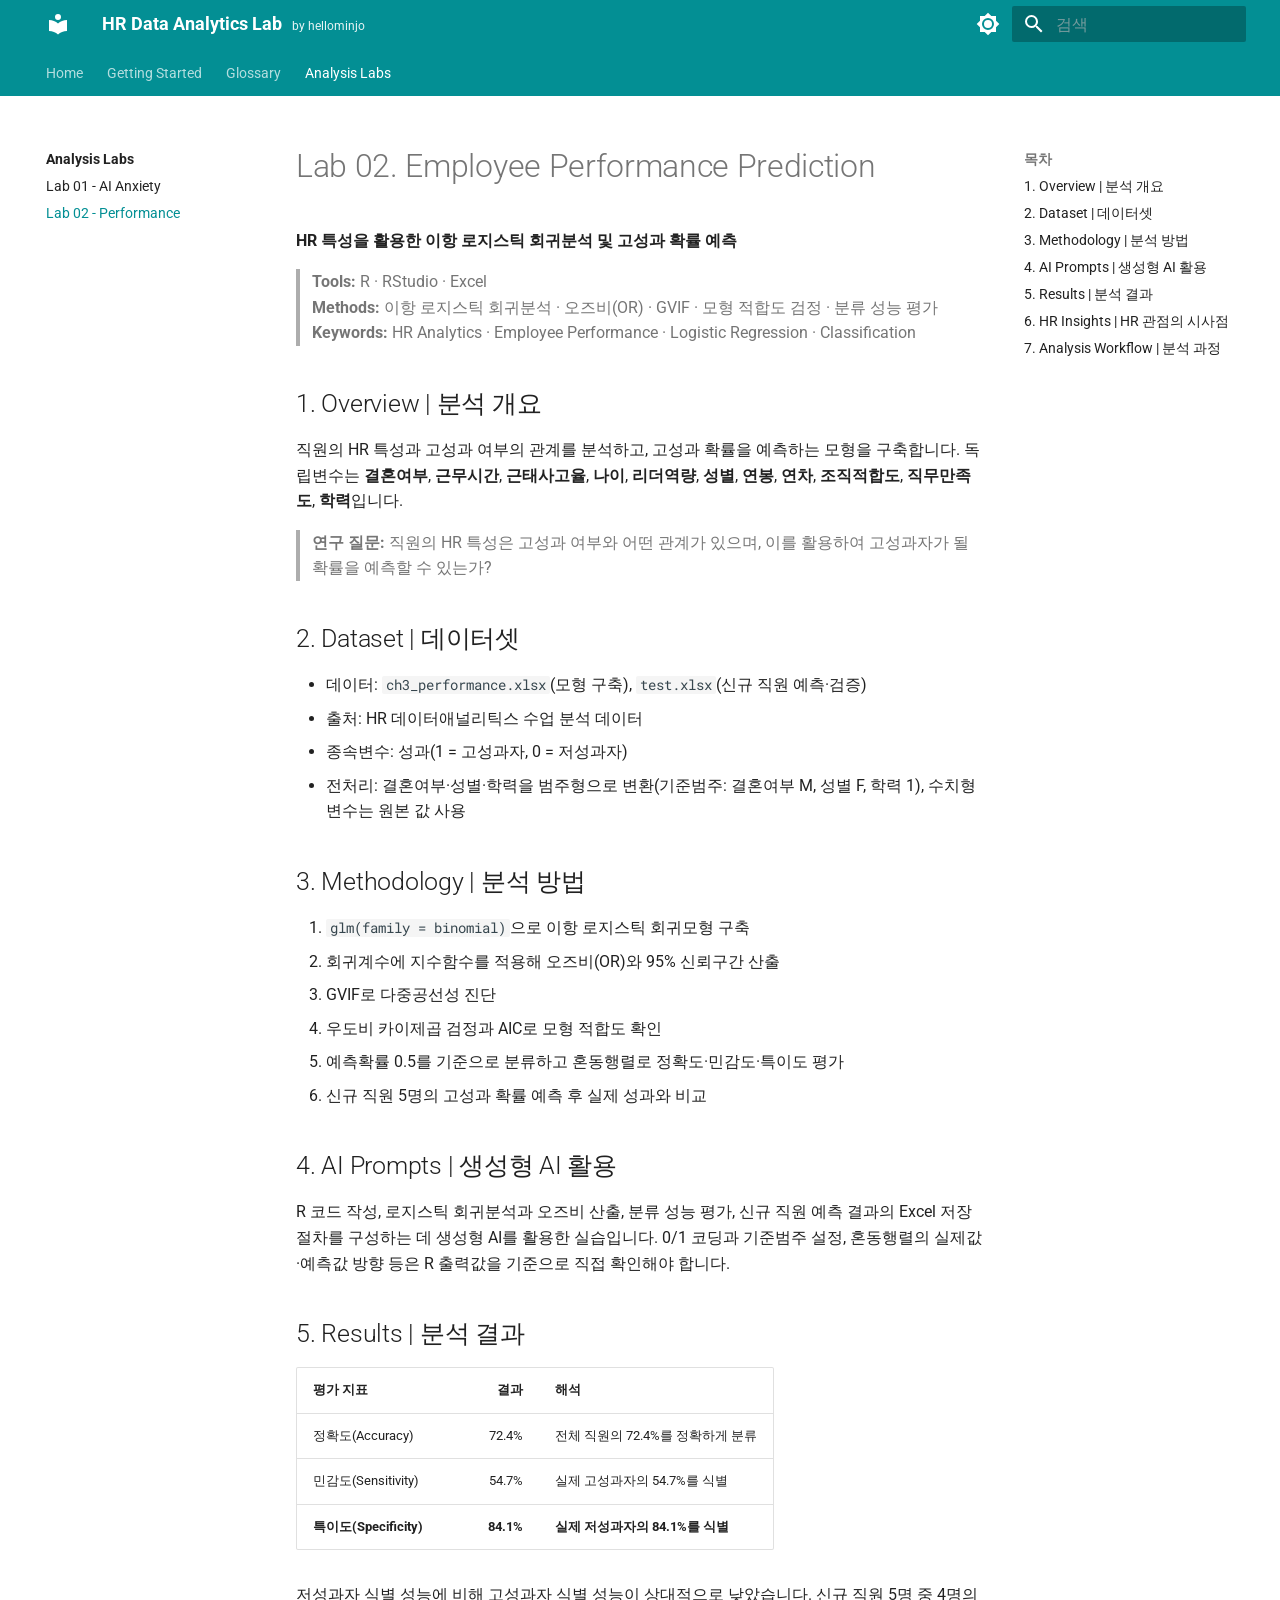
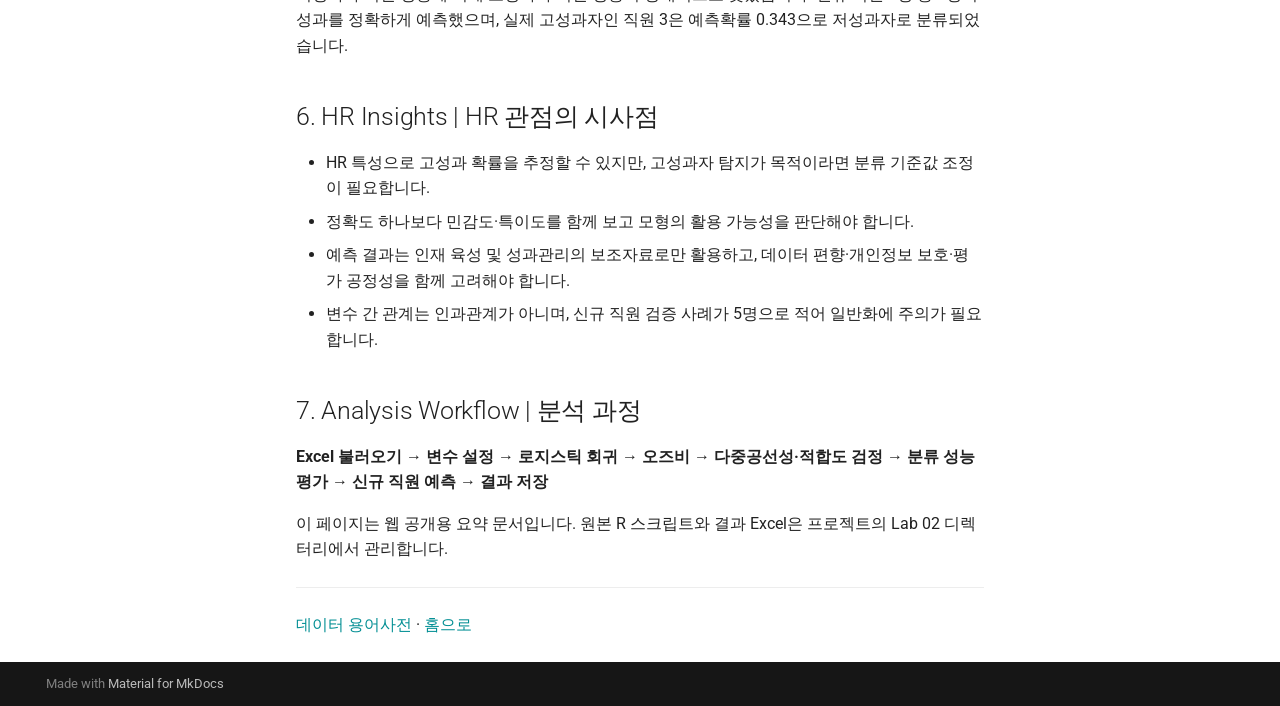
<file: labs/lab02/index.html>
<!doctype html>
<html lang="ko" class="no-js">
  <head>
    
      <meta charset="utf-8">
      <meta name="viewport" content="width=device-width,initial-scale=1">
      
        <meta name="description" content="People Analytics & Statistical Methods">
      
      
      
        <link rel="canonical" href="https://hellominjo.github.io/hr-analytics-lab/labs/lab02/">
      
      
        <link rel="prev" href="../lab01/">
      
      
      
        
      
      
      <link rel="icon" href="../../assets/images/favicon.png">
      <meta name="generator" content="mkdocs-1.6.1, mkdocs-material-9.7.7">
    
    
      
        <title>Lab 02 - Performance - HR Data Analytics Lab</title>
      
    
    
      <link rel="stylesheet" href="../../assets/stylesheets/main.ec1eaa64.min.css">
      
        
        <link rel="stylesheet" href="../../assets/stylesheets/palette.ab4e12ef.min.css">
      
      


    
    
      
    
    
      
        
        
        <link rel="preconnect" href="https://fonts.gstatic.com" crossorigin>
        <link rel="stylesheet" href="https://fonts.googleapis.com/css?family=Roboto:300,300i,400,400i,700,700i%7CRoboto+Mono:400,400i,700,700i&display=fallback">
        <style>:root{--md-text-font:"Roboto";--md-code-font:"Roboto Mono"}</style>
      
    
    
      <link rel="stylesheet" href="../../stylesheets/extra.css">
    
    <script>__md_scope=new URL("../..",location),__md_hash=e=>[...e].reduce(((e,_)=>(e<<5)-e+_.charCodeAt(0)),0),__md_get=(e,_=localStorage,t=__md_scope)=>JSON.parse(_.getItem(t.pathname+"."+e)),__md_set=(e,_,t=localStorage,a=__md_scope)=>{try{t.setItem(a.pathname+"."+e,JSON.stringify(_))}catch(e){}}</script>
    
      

    
    
  </head>
  
  
    
    
      
    
    
    
    
    <body dir="ltr" data-md-color-scheme="default" data-md-color-primary="custom" data-md-color-accent="custom">
  
    
    <input class="md-toggle" data-md-toggle="drawer" type="checkbox" id="__drawer" autocomplete="off">
    <input class="md-toggle" data-md-toggle="search" type="checkbox" id="__search" autocomplete="off">
    <label class="md-overlay" for="__drawer"></label>
    <div data-md-component="skip">
      
        
        <a href="#lab-02-employee-performance-prediction" class="md-skip">
          콘텐츠로 이동
        </a>
      
    </div>
    <div data-md-component="announce">
      
    </div>
    
    
      

<header class="md-header" data-md-component="header">
  <nav class="md-header__inner md-grid" aria-label="상단/헤더">
    <a href="../.." title="HR Data Analytics Lab" class="md-header__button md-logo" aria-label="HR Data Analytics Lab" data-md-component="logo">
      
  
  <svg xmlns="http://www.w3.org/2000/svg" viewBox="0 0 24 24"><path d="M12 8a3 3 0 0 0 3-3 3 3 0 0 0-3-3 3 3 0 0 0-3 3 3 3 0 0 0 3 3m0 3.54C9.64 9.35 6.5 8 3 8v11c3.5 0 6.64 1.35 9 3.54 2.36-2.19 5.5-3.54 9-3.54V8c-3.5 0-6.64 1.35-9 3.54"/></svg>

    </a>
    <label class="md-header__button md-icon" for="__drawer">
      
      <svg xmlns="http://www.w3.org/2000/svg" viewBox="0 0 24 24"><path d="M3 6h18v2H3zm0 5h18v2H3zm0 5h18v2H3z"/></svg>
    </label>
    <div class="md-header__title" data-md-component="header-title">
      <div class="md-header__ellipsis">
        <div class="md-header__topic">
          <span class="md-ellipsis">
            HR Data Analytics Lab
          </span>
        </div>
        <div class="md-header__topic" data-md-component="header-topic">
          <span class="md-ellipsis">
            
              Lab 02 - Performance
            
          </span>
        </div>
      </div>
    </div>
    
      
        <form class="md-header__option" data-md-component="palette">
  
    
    
    
    <input class="md-option" data-md-color-media="(prefers-color-scheme: light)" data-md-color-scheme="default" data-md-color-primary="custom" data-md-color-accent="custom"  aria-label="Dark Mode"  type="radio" name="__palette" id="__palette_0">
    
      <label class="md-header__button md-icon" title="Dark Mode" for="__palette_1" hidden>
        <svg xmlns="http://www.w3.org/2000/svg" viewBox="0 0 24 24"><path d="M12 8a4 4 0 0 0-4 4 4 4 0 0 0 4 4 4 4 0 0 0 4-4 4 4 0 0 0-4-4m0 10a6 6 0 0 1-6-6 6 6 0 0 1 6-6 6 6 0 0 1 6 6 6 6 0 0 1-6 6m8-9.31V4h-4.69L12 .69 8.69 4H4v4.69L.69 12 4 15.31V20h4.69L12 23.31 15.31 20H20v-4.69L23.31 12z"/></svg>
      </label>
    
  
    
    
    
    <input class="md-option" data-md-color-media="(prefers-color-scheme: dark)" data-md-color-scheme="slate" data-md-color-primary="custom" data-md-color-accent="custom"  aria-label="Light Mode"  type="radio" name="__palette" id="__palette_1">
    
      <label class="md-header__button md-icon" title="Light Mode" for="__palette_0" hidden>
        <svg xmlns="http://www.w3.org/2000/svg" viewBox="0 0 24 24"><path d="M12 18c-.89 0-1.74-.2-2.5-.55C11.56 16.5 13 14.42 13 12s-1.44-4.5-3.5-5.45C10.26 6.2 11.11 6 12 6a6 6 0 0 1 6 6 6 6 0 0 1-6 6m8-9.31V4h-4.69L12 .69 8.69 4H4v4.69L.69 12 4 15.31V20h4.69L12 23.31 15.31 20H20v-4.69L23.31 12z"/></svg>
      </label>
    
  
</form>
      
    
    
      <script>var palette=__md_get("__palette");if(palette&&palette.color){if("(prefers-color-scheme)"===palette.color.media){var media=matchMedia("(prefers-color-scheme: light)"),input=document.querySelector(media.matches?"[data-md-color-media='(prefers-color-scheme: light)']":"[data-md-color-media='(prefers-color-scheme: dark)']");palette.color.media=input.getAttribute("data-md-color-media"),palette.color.scheme=input.getAttribute("data-md-color-scheme"),palette.color.primary=input.getAttribute("data-md-color-primary"),palette.color.accent=input.getAttribute("data-md-color-accent")}for(var[key,value]of Object.entries(palette.color))document.body.setAttribute("data-md-color-"+key,value)}</script>
    
    
    
      
      
        <label class="md-header__button md-icon" for="__search">
          
          <svg xmlns="http://www.w3.org/2000/svg" viewBox="0 0 24 24"><path d="M9.5 3A6.5 6.5 0 0 1 16 9.5c0 1.61-.59 3.09-1.56 4.23l.27.27h.79l5 5-1.5 1.5-5-5v-.79l-.27-.27A6.52 6.52 0 0 1 9.5 16 6.5 6.5 0 0 1 3 9.5 6.5 6.5 0 0 1 9.5 3m0 2C7 5 5 7 5 9.5S7 14 9.5 14 14 12 14 9.5 12 5 9.5 5"/></svg>
        </label>
        <div class="md-search" data-md-component="search" role="dialog">
  <label class="md-search__overlay" for="__search"></label>
  <div class="md-search__inner" role="search">
    <form class="md-search__form" name="search">
      <input type="text" class="md-search__input" name="query" aria-label="검색" placeholder="검색" autocapitalize="off" autocorrect="off" autocomplete="off" spellcheck="false" data-md-component="search-query" required>
      <label class="md-search__icon md-icon" for="__search">
        
        <svg xmlns="http://www.w3.org/2000/svg" viewBox="0 0 24 24"><path d="M9.5 3A6.5 6.5 0 0 1 16 9.5c0 1.61-.59 3.09-1.56 4.23l.27.27h.79l5 5-1.5 1.5-5-5v-.79l-.27-.27A6.52 6.52 0 0 1 9.5 16 6.5 6.5 0 0 1 3 9.5 6.5 6.5 0 0 1 9.5 3m0 2C7 5 5 7 5 9.5S7 14 9.5 14 14 12 14 9.5 12 5 9.5 5"/></svg>
        
        <svg xmlns="http://www.w3.org/2000/svg" viewBox="0 0 24 24"><path d="M20 11v2H8l5.5 5.5-1.42 1.42L4.16 12l7.92-7.92L13.5 5.5 8 11z"/></svg>
      </label>
      <nav class="md-search__options" aria-label="검색">
        
        <button type="reset" class="md-search__icon md-icon" title="지우기" aria-label="지우기" tabindex="-1">
          
          <svg xmlns="http://www.w3.org/2000/svg" viewBox="0 0 24 24"><path d="M19 6.41 17.59 5 12 10.59 6.41 5 5 6.41 10.59 12 5 17.59 6.41 19 12 13.41 17.59 19 19 17.59 13.41 12z"/></svg>
        </button>
      </nav>
      
        <div class="md-search__suggest" data-md-component="search-suggest"></div>
      
    </form>
    <div class="md-search__output">
      <div class="md-search__scrollwrap" tabindex="0" data-md-scrollfix>
        <div class="md-search-result" data-md-component="search-result">
          <div class="md-search-result__meta">
            검색 초기화
          </div>
          <ol class="md-search-result__list" role="presentation"></ol>
        </div>
      </div>
    </div>
  </div>
</div>
      
    
    
  </nav>
  
</header>
    
    <div class="md-container" data-md-component="container">
      
      
        
          
            
<nav class="md-tabs" aria-label="탭" data-md-component="tabs">
  <div class="md-grid">
    <ul class="md-tabs__list">
      
        
  
  
  
  
    <li class="md-tabs__item">
      <a href="../.." class="md-tabs__link">
        
  
  
    
  
  Home

      </a>
    </li>
  

      
        
  
  
  
  
    <li class="md-tabs__item">
      <a href="../../getting-started/" class="md-tabs__link">
        
  
  
    
  
  Getting Started

      </a>
    </li>
  

      
        
  
  
  
  
    
    
      <li class="md-tabs__item">
        <a href="../../glossary/data/" class="md-tabs__link">
          
  
  
    
  
  Glossary

        </a>
      </li>
    
  

      
        
  
  
  
    
  
  
    
    
      <li class="md-tabs__item md-tabs__item--active">
        <a href="../" class="md-tabs__link">
          
  
  
    
  
  Analysis Labs

        </a>
      </li>
    
  

      
    </ul>
  </div>
</nav>
          
        
      
      <main class="md-main" data-md-component="main">
        <div class="md-main__inner md-grid">
          
            
              
              <div class="md-sidebar md-sidebar--primary" data-md-component="sidebar" data-md-type="navigation" >
                <div class="md-sidebar__scrollwrap">
                  <div class="md-sidebar__inner">
                    


  


<nav class="md-nav md-nav--primary md-nav--lifted" aria-label="네비게이션" data-md-level="0">
  <label class="md-nav__title" for="__drawer">
    <a href="../.." title="HR Data Analytics Lab" class="md-nav__button md-logo" aria-label="HR Data Analytics Lab" data-md-component="logo">
      
  
  <svg xmlns="http://www.w3.org/2000/svg" viewBox="0 0 24 24"><path d="M12 8a3 3 0 0 0 3-3 3 3 0 0 0-3-3 3 3 0 0 0-3 3 3 3 0 0 0 3 3m0 3.54C9.64 9.35 6.5 8 3 8v11c3.5 0 6.64 1.35 9 3.54 2.36-2.19 5.5-3.54 9-3.54V8c-3.5 0-6.64 1.35-9 3.54"/></svg>

    </a>
    HR Data Analytics Lab
  </label>
  
  <ul class="md-nav__list" data-md-scrollfix>
    
      
      
  
  
  
  
    <li class="md-nav__item">
      <a href="../.." class="md-nav__link">
        
  
  
  <span class="md-ellipsis">
    
  
    Home
  

    
  </span>
  
  

      </a>
    </li>
  

    
      
      
  
  
  
  
    <li class="md-nav__item">
      <a href="../../getting-started/" class="md-nav__link">
        
  
  
  <span class="md-ellipsis">
    
  
    Getting Started
  

    
  </span>
  
  

      </a>
    </li>
  

    
      
      
  
  
  
  
    
    
      
        
      
        
      
        
      
    
    
    
      
      
        
      
    
    
    <li class="md-nav__item md-nav__item--nested">
      
        
        
        <input class="md-nav__toggle md-toggle " type="checkbox" id="__nav_3" >
        
          
          <label class="md-nav__link" for="__nav_3" id="__nav_3_label" tabindex="0">
            
  
  
  <span class="md-ellipsis">
    
  
    Glossary
  

    
  </span>
  
  

            <span class="md-nav__icon md-icon"></span>
          </label>
        
        <nav class="md-nav" data-md-level="1" aria-labelledby="__nav_3_label" aria-expanded="false">
          <label class="md-nav__title" for="__nav_3">
            <span class="md-nav__icon md-icon"></span>
            
  
    Glossary
  

          </label>
          <ul class="md-nav__list" data-md-scrollfix>
            
              
                
  
  
  
  
    <li class="md-nav__item">
      <a href="../../glossary/data/" class="md-nav__link">
        
  
  
  <span class="md-ellipsis">
    
  
    Data
  

    
  </span>
  
  

      </a>
    </li>
  

              
            
              
                
  
  
  
  
    <li class="md-nav__item">
      <a href="../../glossary/methods/" class="md-nav__link">
        
  
  
  <span class="md-ellipsis">
    
  
    Methods
  

    
  </span>
  
  

      </a>
    </li>
  

              
            
              
                
  
  
  
  
    <li class="md-nav__item">
      <a href="../../glossary/hr-context/" class="md-nav__link">
        
  
  
  <span class="md-ellipsis">
    
  
    HR Context
  

    
  </span>
  
  

      </a>
    </li>
  

              
            
          </ul>
        </nav>
      
    </li>
  

    
      
      
  
  
    
  
  
  
    
    
      
        
          
        
      
        
      
        
      
    
    
    
      
        
        
      
      
        
      
    
    
    <li class="md-nav__item md-nav__item--active md-nav__item--section md-nav__item--nested">
      
        
        
        <input class="md-nav__toggle md-toggle " type="checkbox" id="__nav_4" checked>
        
          
          <div class="md-nav__link md-nav__container">
            <a href="../" class="md-nav__link ">
              
  
  
  <span class="md-ellipsis">
    
  
    Analysis Labs
  

    
  </span>
  
  

            </a>
            
              
              <label class="md-nav__link " for="__nav_4" id="__nav_4_label" tabindex="">
                <span class="md-nav__icon md-icon"></span>
              </label>
            
          </div>
        
        <nav class="md-nav" data-md-level="1" aria-labelledby="__nav_4_label" aria-expanded="true">
          <label class="md-nav__title" for="__nav_4">
            <span class="md-nav__icon md-icon"></span>
            
  
    Analysis Labs
  

          </label>
          <ul class="md-nav__list" data-md-scrollfix>
            
              
            
              
                
  
  
  
  
    <li class="md-nav__item">
      <a href="../lab01/" class="md-nav__link">
        
  
  
  <span class="md-ellipsis">
    
  
    Lab 01 - AI Anxiety
  

    
  </span>
  
  

      </a>
    </li>
  

              
            
              
                
  
  
    
  
  
  
    <li class="md-nav__item md-nav__item--active">
      
      <input class="md-nav__toggle md-toggle" type="checkbox" id="__toc">
      
      
        
      
      
        <label class="md-nav__link md-nav__link--active" for="__toc">
          
  
  
  <span class="md-ellipsis">
    
  
    Lab 02 - Performance
  

    
  </span>
  
  

          <span class="md-nav__icon md-icon"></span>
        </label>
      
      <a href="./" class="md-nav__link md-nav__link--active">
        
  
  
  <span class="md-ellipsis">
    
  
    Lab 02 - Performance
  

    
  </span>
  
  

      </a>
      
        

<nav class="md-nav md-nav--secondary" aria-label="목차">
  
  
  
    
  
  
    <label class="md-nav__title" for="__toc">
      <span class="md-nav__icon md-icon"></span>
      목차
    </label>
    <ul class="md-nav__list" data-md-component="toc" data-md-scrollfix>
      
        <li class="md-nav__item">
  <a href="#1-overview" class="md-nav__link">
    <span class="md-ellipsis">
      
        1. Overview | 분석 개요
      
    </span>
  </a>
  
</li>
      
        <li class="md-nav__item">
  <a href="#2-dataset" class="md-nav__link">
    <span class="md-ellipsis">
      
        2. Dataset | 데이터셋
      
    </span>
  </a>
  
</li>
      
        <li class="md-nav__item">
  <a href="#3-methodology" class="md-nav__link">
    <span class="md-ellipsis">
      
        3. Methodology | 분석 방법
      
    </span>
  </a>
  
</li>
      
        <li class="md-nav__item">
  <a href="#4-ai-prompts-ai" class="md-nav__link">
    <span class="md-ellipsis">
      
        4. AI Prompts | 생성형 AI 활용
      
    </span>
  </a>
  
</li>
      
        <li class="md-nav__item">
  <a href="#5-results" class="md-nav__link">
    <span class="md-ellipsis">
      
        5. Results | 분석 결과
      
    </span>
  </a>
  
</li>
      
        <li class="md-nav__item">
  <a href="#6-hr-insights-hr" class="md-nav__link">
    <span class="md-ellipsis">
      
        6. HR Insights | HR 관점의 시사점
      
    </span>
  </a>
  
</li>
      
        <li class="md-nav__item">
  <a href="#7-analysis-workflow" class="md-nav__link">
    <span class="md-ellipsis">
      
        7. Analysis Workflow | 분석 과정
      
    </span>
  </a>
  
</li>
      
    </ul>
  
</nav>
      
    </li>
  

              
            
          </ul>
        </nav>
      
    </li>
  

    
  </ul>
</nav>
                  </div>
                </div>
              </div>
            
            
              
              <div class="md-sidebar md-sidebar--secondary" data-md-component="sidebar" data-md-type="toc" >
                <div class="md-sidebar__scrollwrap">
                  <div class="md-sidebar__inner">
                    

<nav class="md-nav md-nav--secondary" aria-label="목차">
  
  
  
    
  
  
    <label class="md-nav__title" for="__toc">
      <span class="md-nav__icon md-icon"></span>
      목차
    </label>
    <ul class="md-nav__list" data-md-component="toc" data-md-scrollfix>
      
        <li class="md-nav__item">
  <a href="#1-overview" class="md-nav__link">
    <span class="md-ellipsis">
      
        1. Overview | 분석 개요
      
    </span>
  </a>
  
</li>
      
        <li class="md-nav__item">
  <a href="#2-dataset" class="md-nav__link">
    <span class="md-ellipsis">
      
        2. Dataset | 데이터셋
      
    </span>
  </a>
  
</li>
      
        <li class="md-nav__item">
  <a href="#3-methodology" class="md-nav__link">
    <span class="md-ellipsis">
      
        3. Methodology | 분석 방법
      
    </span>
  </a>
  
</li>
      
        <li class="md-nav__item">
  <a href="#4-ai-prompts-ai" class="md-nav__link">
    <span class="md-ellipsis">
      
        4. AI Prompts | 생성형 AI 활용
      
    </span>
  </a>
  
</li>
      
        <li class="md-nav__item">
  <a href="#5-results" class="md-nav__link">
    <span class="md-ellipsis">
      
        5. Results | 분석 결과
      
    </span>
  </a>
  
</li>
      
        <li class="md-nav__item">
  <a href="#6-hr-insights-hr" class="md-nav__link">
    <span class="md-ellipsis">
      
        6. HR Insights | HR 관점의 시사점
      
    </span>
  </a>
  
</li>
      
        <li class="md-nav__item">
  <a href="#7-analysis-workflow" class="md-nav__link">
    <span class="md-ellipsis">
      
        7. Analysis Workflow | 분석 과정
      
    </span>
  </a>
  
</li>
      
    </ul>
  
</nav>
                  </div>
                </div>
              </div>
            
          
          
            <div class="md-content" data-md-component="content">
              
              <article class="md-content__inner md-typeset">
                
                  



<h1 id="lab-02-employee-performance-prediction">Lab 02. Employee Performance Prediction</h1>
<p><strong>HR 특성을 활용한 이항 로지스틱 회귀분석 및 고성과 확률 예측</strong></p>
<blockquote>
<p><strong>Tools:</strong> R · RStudio · Excel<br />
<strong>Methods:</strong> 이항 로지스틱 회귀분석 · 오즈비(OR) · GVIF · 모형 적합도 검정 · 분류 성능 평가<br />
<strong>Keywords:</strong> HR Analytics · Employee Performance · Logistic Regression · Classification</p>
</blockquote>
<h2 id="1-overview">1. Overview | 분석 개요</h2>
<p>직원의 HR 특성과 고성과 여부의 관계를 분석하고, 고성과 확률을 예측하는 모형을 구축합니다. 독립변수는 <strong>결혼여부</strong>, <strong>근무시간</strong>, <strong>근태사고율</strong>, <strong>나이</strong>, <strong>리더역량</strong>, <strong>성별</strong>, <strong>연봉</strong>, <strong>연차</strong>, <strong>조직적합도</strong>, <strong>직무만족도</strong>, <strong>학력</strong>입니다.</p>
<blockquote>
<p><strong>연구 질문:</strong> 직원의 HR 특성은 고성과 여부와 어떤 관계가 있으며, 이를 활용하여 고성과자가 될 확률을 예측할 수 있는가?</p>
</blockquote>
<h2 id="2-dataset">2. Dataset | 데이터셋</h2>
<ul>
<li>데이터: <code>ch3_performance.xlsx</code>(모형 구축), <code>test.xlsx</code>(신규 직원 예측·검증)</li>
<li>출처: HR 데이터애널리틱스 수업 분석 데이터</li>
<li>종속변수: 성과(1 = 고성과자, 0 = 저성과자)</li>
<li>전처리: 결혼여부·성별·학력을 범주형으로 변환(기준범주: 결혼여부 M, 성별 F, 학력 1), 수치형 변수는 원본 값 사용</li>
</ul>
<h2 id="3-methodology">3. Methodology | 분석 방법</h2>
<ol>
<li><code>glm(family = binomial)</code>으로 이항 로지스틱 회귀모형 구축</li>
<li>회귀계수에 지수함수를 적용해 오즈비(OR)와 95% 신뢰구간 산출</li>
<li>GVIF로 다중공선성 진단</li>
<li>우도비 카이제곱 검정과 AIC로 모형 적합도 확인</li>
<li>예측확률 0.5를 기준으로 분류하고 혼동행렬로 정확도·민감도·특이도 평가</li>
<li>신규 직원 5명의 고성과 확률 예측 후 실제 성과와 비교</li>
</ol>
<h2 id="4-ai-prompts-ai">4. AI Prompts | 생성형 AI 활용</h2>
<p>R 코드 작성, 로지스틱 회귀분석과 오즈비 산출, 분류 성능 평가, 신규 직원 예측 결과의 Excel 저장 절차를 구성하는 데 생성형 AI를 활용한 실습입니다. 0/1 코딩과 기준범주 설정, 혼동행렬의 실제값·예측값 방향 등은 R 출력값을 기준으로 직접 확인해야 합니다.</p>
<h2 id="5-results">5. Results | 분석 결과</h2>
<table>
<thead>
<tr>
<th>평가 지표</th>
<th style="text-align: right;">결과</th>
<th>해석</th>
</tr>
</thead>
<tbody>
<tr>
<td>정확도(Accuracy)</td>
<td style="text-align: right;">72.4%</td>
<td>전체 직원의 72.4%를 정확하게 분류</td>
</tr>
<tr>
<td>민감도(Sensitivity)</td>
<td style="text-align: right;">54.7%</td>
<td>실제 고성과자의 54.7%를 식별</td>
</tr>
<tr>
<td><strong>특이도(Specificity)</strong></td>
<td style="text-align: right;"><strong>84.1%</strong></td>
<td><strong>실제 저성과자의 84.1%를 식별</strong></td>
</tr>
</tbody>
</table>
<p>저성과자 식별 성능에 비해 고성과자 식별 성능이 상대적으로 낮았습니다. 신규 직원 5명 중 4명의 성과를 정확하게 예측했으며, 실제 고성과자인 직원 3은 예측확률 0.343으로 저성과자로 분류되었습니다.</p>
<h2 id="6-hr-insights-hr">6. HR Insights | HR 관점의 시사점</h2>
<ul>
<li>HR 특성으로 고성과 확률을 추정할 수 있지만, 고성과자 탐지가 목적이라면 분류 기준값 조정이 필요합니다.</li>
<li>정확도 하나보다 민감도·특이도를 함께 보고 모형의 활용 가능성을 판단해야 합니다.</li>
<li>예측 결과는 인재 육성 및 성과관리의 보조자료로만 활용하고, 데이터 편향·개인정보 보호·평가 공정성을 함께 고려해야 합니다.</li>
<li>변수 간 관계는 인과관계가 아니며, 신규 직원 검증 사례가 5명으로 적어 일반화에 주의가 필요합니다.</li>
</ul>
<h2 id="7-analysis-workflow">7. Analysis Workflow | 분석 과정</h2>
<p><strong>Excel 불러오기 → 변수 설정 → 로지스틱 회귀 → 오즈비 → 다중공선성·적합도 검정 → 분류 성능 평가 → 신규 직원 예측 → 결과 저장</strong></p>
<p>이 페이지는 웹 공개용 요약 문서입니다. 원본 R 스크립트와 결과 Excel은 프로젝트의 Lab 02 디렉터리에서 관리합니다.</p>
<hr />
<p><a href="../../glossary/data/">데이터 용어사전</a> · <a href="../../">홈으로</a></p>












                
              </article>
            </div>
          
          
<script>var target=document.getElementById(location.hash.slice(1));target&&target.name&&(target.checked=target.name.startsWith("__tabbed_"))</script>
        </div>
        
      </main>
      
        <footer class="md-footer">
  
  <div class="md-footer-meta md-typeset">
    <div class="md-footer-meta__inner md-grid">
      <div class="md-copyright">
  
  
    Made with
    <a href="https://squidfunk.github.io/mkdocs-material/" target="_blank" rel="noopener">
      Material for MkDocs
    </a>
  
</div>
      
    </div>
  </div>
</footer>
      
    </div>
    <div class="md-dialog" data-md-component="dialog">
      <div class="md-dialog__inner md-typeset"></div>
    </div>
    
    
    
      
      
      <script id="__config" type="application/json">{"annotate": null, "base": "../..", "features": ["navigation.tabs", "navigation.sections", "navigation.indexes", "search.suggest", "search.highlight"], "search": "../../assets/javascripts/workers/search.2c215733.min.js", "tags": null, "translations": {"clipboard.copied": "\ud074\ub9bd\ubcf4\ub4dc\uc5d0 \ubcf5\uc0ac\ub428", "clipboard.copy": "\ud074\ub9bd\ubcf4\ub4dc\ub85c \ubcf5\uc0ac", "search.result.more.one": "\uc774 \ubb38\uc11c\uc5d0\uc11c 1\uac1c\uc758 \uac80\uc0c9 \uacb0\uacfc \ub354 \ubcf4\uae30", "search.result.more.other": "\uc774 \ubb38\uc11c\uc5d0\uc11c #\uac1c\uc758 \uac80\uc0c9 \uacb0\uacfc \ub354 \ubcf4\uae30", "search.result.none": "\uac80\uc0c9\uc5b4\uc640 \uc77c\uce58\ud558\ub294 \ubb38\uc11c\uac00 \uc5c6\uc2b5\ub2c8\ub2e4", "search.result.one": "1\uac1c\uc758 \uc77c\uce58\ud558\ub294 \ubb38\uc11c", "search.result.other": "#\uac1c\uc758 \uc77c\uce58\ud558\ub294 \ubb38\uc11c", "search.result.placeholder": "\uac80\uc0c9\uc5b4\ub97c \uc785\ub825\ud558\uc138\uc694", "search.result.term.missing": "\ud3ec\ud568\ub418\uc9c0 \uc54a\uc740 \uac80\uc0c9\uc5b4", "select.version": "\ubc84\uc804 \uc120\ud0dd"}, "version": null}</script>
    
    
      <script src="../../assets/javascripts/bundle.d7400e89.min.js"></script>
      
    
  </body>
</html>
</file>
<file: stylesheets/extra.css>
/* ======================================================================
   MKDocs Colors (mkdocs.yml - primary/accent: custom)
   ====================================================================== */

/* 헤더 · 메뉴 탭 영역, 링크 색 */
[data-md-color-primary="custom"] {
  --md-primary-fg-color: #038f94;
  --md-primary-fg-color--light: #5c6bc0;
  --md-primary-fg-color--dark: #303f9f;
}

/* 링크 · 버튼 hover 강조색 */
[data-md-color-accent="custom"] {
  --md-accent-fg-color: #526cfe;
  --md-accent-fg-color--transparent: #526cfe1a;
}

/* 좌측 상단 로고 아이콘 색 */
.md-header__button.md-logo svg {
  fill: #ffffff;
}

/* 헤더 사이트 이름 옆 작은 서브 텍스트 */
.md-header__topic:first-child .md-ellipsis::after {
  content: "by hellominjo";
  margin-left: 0.5em;
  font-size: 0.65em;
  font-weight: 400;
  opacity: 0.9;
}
</file>
<file: assets/stylesheets/main.ec1eaa64.min.css>
@charset "UTF-8";html{-webkit-text-size-adjust:none;-moz-text-size-adjust:none;text-size-adjust:none;box-sizing:border-box}*,:after,:before{box-sizing:inherit}@media (prefers-reduced-motion){*,:after,:before{transition:none!important}}body{margin:0}a,button,input,label{-webkit-tap-highlight-color:transparent}a{color:inherit;text-decoration:none}hr{border:0;box-sizing:initial;display:block;height:.05rem;overflow:visible;padding:0}small{font-size:80%}sub,sup{line-height:1em}img{border-style:none}table{border-collapse:initial;border-spacing:0}td,th{font-weight:400;vertical-align:top}button{background:#0000;border:0;font-family:inherit;font-size:inherit;margin:0;padding:0}input{border:0;outline:none}:root{--md-primary-fg-color:#4051b5;--md-primary-fg-color--light:#5d6cc0;--md-primary-fg-color--dark:#303fa1;--md-primary-bg-color:#fff;--md-primary-bg-color--light:#ffffffb3;--md-accent-fg-color:#526cfe;--md-accent-fg-color--transparent:#526cfe1a;--md-accent-bg-color:#fff;--md-accent-bg-color--light:#ffffffb3}[data-md-color-scheme=default]{color-scheme:light}[data-md-color-scheme=default] img[src$="#gh-dark-mode-only"],[data-md-color-scheme=default] img[src$="#only-dark"]{display:none}:root,[data-md-color-scheme=default]{--md-hue:225deg;--md-default-fg-color:#000000de;--md-default-fg-color--light:#0000008a;--md-default-fg-color--lighter:#00000052;--md-default-fg-color--lightest:#00000012;--md-default-bg-color:#fff;--md-default-bg-color--light:#ffffffb3;--md-default-bg-color--lighter:#ffffff4d;--md-default-bg-color--lightest:#ffffff1f;--md-code-fg-color:#36464e;--md-code-bg-color:#f5f5f5;--md-code-bg-color--light:#f5f5f5b3;--md-code-bg-color--lighter:#f5f5f54d;--md-code-hl-color:#4287ff;--md-code-hl-color--light:#4287ff1a;--md-code-hl-number-color:#d52a2a;--md-code-hl-special-color:#db1457;--md-code-hl-function-color:#a846b9;--md-code-hl-constant-color:#6e59d9;--md-code-hl-keyword-color:#3f6ec6;--md-code-hl-string-color:#1c7d4d;--md-code-hl-name-color:var(--md-code-fg-color);--md-code-hl-operator-color:var(--md-default-fg-color--light);--md-code-hl-punctuation-color:var(--md-default-fg-color--light);--md-code-hl-comment-color:var(--md-default-fg-color--light);--md-code-hl-generic-color:var(--md-default-fg-color--light);--md-code-hl-variable-color:var(--md-default-fg-color--light);--md-typeset-color:var(--md-default-fg-color);--md-typeset-a-color:var(--md-primary-fg-color);--md-typeset-del-color:#f5503d26;--md-typeset-ins-color:#0bd57026;--md-typeset-kbd-color:#fafafa;--md-typeset-kbd-accent-color:#fff;--md-typeset-kbd-border-color:#b8b8b8;--md-typeset-mark-color:#ffff0080;--md-typeset-table-color:#0000001f;--md-typeset-table-color--light:rgba(0,0,0,.035);--md-admonition-fg-color:var(--md-default-fg-color);--md-admonition-bg-color:var(--md-default-bg-color);--md-warning-fg-color:#000000de;--md-warning-bg-color:#ff9;--md-footer-fg-color:#fff;--md-footer-fg-color--light:#ffffffb3;--md-footer-fg-color--lighter:#ffffff73;--md-footer-bg-color:#000000de;--md-footer-bg-color--dark:#00000052;--md-shadow-z1:0 0.2rem 0.5rem #0000000d,0 0 0.05rem #0000001a;--md-shadow-z2:0 0.2rem 0.5rem #0000001a,0 0 0.05rem #00000040;--md-shadow-z3:0 0.2rem 0.5rem #0003,0 0 0.05rem #00000059}.md-icon svg{fill:currentcolor;display:block;height:1.2rem;width:1.2rem}body{-webkit-font-smoothing:antialiased;-moz-osx-font-smoothing:grayscale;--md-text-font-family:var(--md-text-font,_),-apple-system,BlinkMacSystemFont,Helvetica,Arial,sans-serif;--md-code-font-family:var(--md-code-font,_),SFMono-Regular,Consolas,Menlo,monospace}aside,body,input{font-feature-settings:"kern","liga";color:var(--md-typeset-color);font-family:var(--md-text-font-family)}code,kbd,pre{font-feature-settings:"kern";font-family:var(--md-code-font-family)}:root{--md-typeset-table-sort-icon:url('data:image/svg+xml;charset=utf-8,<svg xmlns="http://www.w3.org/2000/svg" viewBox="0 0 24 24"><path d="m18 21-4-4h3V7h-3l4-4 4 4h-3v10h3M2 19v-2h10v2M2 13v-2h7v2M2 7V5h4v2z"/></svg>');--md-typeset-table-sort-icon--asc:url('data:image/svg+xml;charset=utf-8,<svg xmlns="http://www.w3.org/2000/svg" viewBox="0 0 24 24"><path d="M19 17h3l-4 4-4-4h3V3h2M2 17h10v2H2M6 5v2H2V5m0 6h7v2H2z"/></svg>');--md-typeset-table-sort-icon--desc:url('data:image/svg+xml;charset=utf-8,<svg xmlns="http://www.w3.org/2000/svg" viewBox="0 0 24 24"><path d="M19 7h3l-4-4-4 4h3v14h2M2 17h10v2H2M6 5v2H2V5m0 6h7v2H2z"/></svg>')}.md-typeset{-webkit-print-color-adjust:exact;color-adjust:exact;font-size:.8rem;line-height:1.6;overflow-wrap:break-word}@media print{.md-typeset{font-size:.68rem}}.md-typeset blockquote,.md-typeset dl,.md-typeset figure,.md-typeset ol,.md-typeset pre,.md-typeset ul{margin-bottom:1em;margin-top:1em}.md-typeset h1{color:var(--md-default-fg-color--light);font-size:2em;line-height:1.3;margin:0 0 1.25em}.md-typeset h1,.md-typeset h2{font-weight:300;letter-spacing:-.01em}.md-typeset h2{font-size:1.5625em;line-height:1.4;margin:1.6em 0 .64em}.md-typeset h3{font-size:1.25em;font-weight:400;letter-spacing:-.01em;line-height:1.5;margin:1.6em 0 .8em}.md-typeset h2+h3{margin-top:.8em}.md-typeset h4{font-weight:700;letter-spacing:-.01em;margin:1em 0}.md-typeset h5,.md-typeset h6{color:var(--md-default-fg-color--light);font-size:.8em;font-weight:700;letter-spacing:-.01em;margin:1.25em 0}.md-typeset h5{text-transform:uppercase}.md-typeset h5 code{text-transform:none}.md-typeset hr{border-bottom:.05rem solid var(--md-default-fg-color--lightest);display:flow-root;margin:1.5em 0}.md-typeset a{color:var(--md-typeset-a-color);word-break:break-word}.md-typeset a,.md-typeset a:before{transition:color 125ms}.md-typeset a:focus,.md-typeset a:hover{color:var(--md-accent-fg-color)}.md-typeset a:focus code,.md-typeset a:hover code{background-color:var(--md-accent-fg-color--transparent);color:var(--md-accent-fg-color)}.md-typeset a code{color:var(--md-typeset-a-color)}.md-typeset a.focus-visible{outline-color:var(--md-accent-fg-color);outline-offset:.2rem}.md-typeset code,.md-typeset kbd,.md-typeset pre{color:var(--md-code-fg-color);direction:ltr;font-variant-ligatures:none;transition:background-color 125ms}@media print{.md-typeset code,.md-typeset kbd,.md-typeset pre{white-space:pre-wrap}}.md-typeset code{background-color:var(--md-code-bg-color);border-radius:.1rem;-webkit-box-decoration-break:clone;box-decoration-break:clone;font-size:.85em;padding:0 .2941176471em;transition:color 125ms,background-color 125ms;word-break:break-word}.md-typeset code:not(.focus-visible){-webkit-tap-highlight-color:transparent;outline:none}.md-typeset pre{display:flow-root;line-height:1.4;position:relative}.md-typeset pre>code{-webkit-box-decoration-break:slice;box-decoration-break:slice;box-shadow:none;display:block;margin:0;outline-color:var(--md-accent-fg-color);overflow:auto;padding:.7720588235em 1.1764705882em;scrollbar-color:var(--md-default-fg-color--lighter) #0000;scrollbar-width:thin;touch-action:auto;word-break:normal}.md-typeset pre>code:hover{scrollbar-color:var(--md-accent-fg-color) #0000}.md-typeset pre>code::-webkit-scrollbar{height:.2rem;width:.2rem}.md-typeset pre>code::-webkit-scrollbar-thumb{background-color:var(--md-default-fg-color--lighter)}.md-typeset pre>code::-webkit-scrollbar-thumb:hover{background-color:var(--md-accent-fg-color)}.md-typeset kbd{background-color:var(--md-typeset-kbd-color);border-radius:.1rem;box-shadow:0 .1rem 0 .05rem var(--md-typeset-kbd-border-color),0 .1rem 0 var(--md-typeset-kbd-border-color),0 -.1rem .2rem var(--md-typeset-kbd-accent-color) inset;color:var(--md-default-fg-color);display:inline-block;font-size:.75em;padding:0 .6666666667em;vertical-align:text-top;word-break:break-word}.md-typeset mark{background-color:var(--md-typeset-mark-color);-webkit-box-decoration-break:clone;box-decoration-break:clone;color:inherit;word-break:break-word}.md-typeset abbr{cursor:help;text-decoration:none}.md-typeset [data-preview],.md-typeset abbr{border-bottom:.05rem dotted var(--md-default-fg-color--light)}.md-typeset small{opacity:.75}[dir=ltr] .md-typeset sub,[dir=ltr] .md-typeset sup{margin-left:.078125em}[dir=rtl] .md-typeset sub,[dir=rtl] .md-typeset sup{margin-right:.078125em}[dir=ltr] .md-typeset blockquote{padding-left:.6rem}[dir=rtl] .md-typeset blockquote{padding-right:.6rem}[dir=ltr] .md-typeset blockquote{border-left:.2rem solid var(--md-default-fg-color--lighter)}[dir=rtl] .md-typeset blockquote{border-right:.2rem solid var(--md-default-fg-color--lighter)}.md-typeset blockquote{color:var(--md-default-fg-color--light);margin-left:0;margin-right:0}.md-typeset ul{list-style-type:disc}.md-typeset ul[type]{list-style-type:revert-layer}[dir=ltr] .md-typeset ol,[dir=ltr] .md-typeset ul{margin-left:.625em}[dir=rtl] .md-typeset ol,[dir=rtl] .md-typeset ul{margin-right:.625em}.md-typeset ol,.md-typeset ul{padding:0}.md-typeset ol:not([hidden]),.md-typeset ul:not([hidden]){display:flow-root}.md-typeset ol ol,.md-typeset ul ol{list-style-type:lower-alpha}.md-typeset ol ol ol,.md-typeset ul ol ol{list-style-type:lower-roman}.md-typeset ol ol ol ol,.md-typeset ul ol ol ol{list-style-type:upper-alpha}.md-typeset ol ol ol ol ol,.md-typeset ul ol ol ol ol{list-style-type:upper-roman}.md-typeset ol[type],.md-typeset ul[type]{list-style-type:revert-layer}[dir=ltr] .md-typeset ol li,[dir=ltr] .md-typeset ul li{margin-left:1.25em}[dir=rtl] .md-typeset ol li,[dir=rtl] .md-typeset ul li{margin-right:1.25em}.md-typeset ol li,.md-typeset ul li{margin-bottom:.5em}.md-typeset ol li blockquote,.md-typeset ol li p,.md-typeset ul li blockquote,.md-typeset ul li p{margin:.5em 0}.md-typeset ol li:last-child,.md-typeset ul li:last-child{margin-bottom:0}[dir=ltr] .md-typeset ol li ol,[dir=ltr] .md-typeset ol li ul,[dir=ltr] .md-typeset ul li ol,[dir=ltr] .md-typeset ul li ul{margin-left:.625em}[dir=rtl] .md-typeset ol li ol,[dir=rtl] .md-typeset ol li ul,[dir=rtl] .md-typeset ul li ol,[dir=rtl] .md-typeset ul li ul{margin-right:.625em}.md-typeset ol li ol,.md-typeset ol li ul,.md-typeset ul li ol,.md-typeset ul li ul{margin-bottom:.5em;margin-top:.5em}[dir=ltr] .md-typeset dd{margin-left:1.875em}[dir=rtl] .md-typeset dd{margin-right:1.875em}.md-typeset dd{margin-bottom:1.5em;margin-top:1em}.md-typeset img,.md-typeset svg,.md-typeset video{height:auto;max-width:100%}.md-typeset img[align=left]{margin:1em 1em 1em 0}.md-typeset img[align=right]{margin:1em 0 1em 1em}.md-typeset img[align]:only-child{margin-top:0}.md-typeset figure{display:flow-root;margin:1em auto;max-width:100%;text-align:center;width:fit-content}.md-typeset figure img{display:block;margin:0 auto}.md-typeset figcaption{font-style:italic;margin:1em auto;max-width:24rem}.md-typeset iframe{max-width:100%}.md-typeset table:not([class]){background-color:var(--md-default-bg-color);border:.05rem solid var(--md-typeset-table-color);border-radius:.1rem;display:inline-block;font-size:.64rem;max-width:100%;overflow:auto;touch-action:auto}@media print{.md-typeset table:not([class]){display:table}}.md-typeset table:not([class])+*{margin-top:1.5em}.md-typeset table:not([class]) td>:first-child,.md-typeset table:not([class]) th>:first-child{margin-top:0}.md-typeset table:not([class]) td>:last-child,.md-typeset table:not([class]) th>:last-child{margin-bottom:0}.md-typeset table:not([class]) td:not([align]),.md-typeset table:not([class]) th:not([align]){text-align:left}[dir=rtl] .md-typeset table:not([class]) td:not([align]),[dir=rtl] .md-typeset table:not([class]) th:not([align]){text-align:right}.md-typeset table:not([class]) th{font-weight:700;min-width:5rem;padding:.9375em 1.25em;vertical-align:top}.md-typeset table:not([class]) td{border-top:.05rem solid var(--md-typeset-table-color);padding:.9375em 1.25em;vertical-align:top}.md-typeset table:not([class]) tbody tr{transition:background-color 125ms}.md-typeset table:not([class]) tbody tr:hover{background-color:var(--md-typeset-table-color--light);box-shadow:0 .05rem 0 var(--md-default-bg-color) inset}.md-typeset table:not([class]) a{word-break:normal}.md-typeset table th[role=columnheader]{cursor:pointer}[dir=ltr] .md-typeset table th[role=columnheader]:after{margin-left:.5em}[dir=rtl] .md-typeset table th[role=columnheader]:after{margin-right:.5em}.md-typeset table th[role=columnheader]:after{content:"";display:inline-block;height:1.2em;-webkit-mask-image:var(--md-typeset-table-sort-icon);mask-image:var(--md-typeset-table-sort-icon);-webkit-mask-repeat:no-repeat;mask-repeat:no-repeat;-webkit-mask-size:contain;mask-size:contain;transition:background-color 125ms;vertical-align:text-bottom;width:1.2em}.md-typeset table th[role=columnheader]:hover:after{background-color:var(--md-default-fg-color--lighter)}.md-typeset table th[role=columnheader][aria-sort=ascending]:after{background-color:var(--md-default-fg-color--light);-webkit-mask-image:var(--md-typeset-table-sort-icon--asc);mask-image:var(--md-typeset-table-sort-icon--asc)}.md-typeset table th[role=columnheader][aria-sort=descending]:after{background-color:var(--md-default-fg-color--light);-webkit-mask-image:var(--md-typeset-table-sort-icon--desc);mask-image:var(--md-typeset-table-sort-icon--desc)}.md-typeset__scrollwrap{margin:1em -.8rem;overflow-x:auto;touch-action:auto}.md-typeset__table{display:inline-block;margin-bottom:.5em;padding:0 .8rem}@media print{.md-typeset__table{display:block}}html .md-typeset__table table{display:table;margin:0;overflow:hidden;width:100%}@media screen and (max-width:44.984375em){.md-content__inner>pre{margin:1em -.8rem}.md-content__inner>pre code{border-radius:0}}.md-typeset .md-author{border-radius:100%;display:block;flex-shrink:0;height:1.6rem;overflow:hidden;position:relative;transition:color 125ms,transform 125ms;width:1.6rem}.md-typeset .md-author img{display:block}.md-typeset .md-author--more{background:var(--md-default-fg-color--lightest);color:var(--md-default-fg-color--lighter);font-size:.6rem;font-weight:700;line-height:1.6rem;text-align:center}.md-typeset .md-author--long{height:2.4rem;width:2.4rem}.md-typeset a.md-author{transform:scale(1)}.md-typeset a.md-author img{border-radius:100%;filter:grayscale(100%) opacity(75%);transition:filter 125ms}.md-typeset a.md-author:focus,.md-typeset a.md-author:hover{transform:scale(1.1);z-index:1}.md-typeset a.md-author:focus img,.md-typeset a.md-author:hover img{filter:grayscale(0)}.md-banner{background-color:var(--md-footer-bg-color);color:var(--md-footer-fg-color);overflow:auto}@media print{.md-banner{display:none}}.md-banner--warning{background-color:var(--md-warning-bg-color);color:var(--md-warning-fg-color)}.md-banner__inner{font-size:.7rem;margin:.6rem auto;padding:0 .8rem}[dir=ltr] .md-banner__button{float:right}[dir=rtl] .md-banner__button{float:left}.md-banner__button{color:inherit;cursor:pointer;transition:opacity .25s}.no-js .md-banner__button{display:none}.md-banner__button:hover{opacity:.7}html{font-size:125%;height:100%;overflow-x:hidden}@media screen and (min-width:100em){html{font-size:137.5%}}@media screen and (min-width:125em){html{font-size:150%}}body{background-color:var(--md-default-bg-color);display:flex;flex-direction:column;font-size:.5rem;min-height:100%;position:relative;width:100%}@media print{body{display:block}}@media screen and (max-width:59.984375em){body[data-md-scrolllock]{position:fixed}}.md-grid{margin-left:auto;margin-right:auto;max-width:61rem}.md-container{display:flex;flex-direction:column;flex-grow:1}@media print{.md-container{display:block}}.md-main{flex-grow:1}.md-main__inner{display:flex;height:100%;margin-top:1.5rem}.md-ellipsis{overflow:hidden;text-overflow:ellipsis}.md-toggle{display:none}.md-option{height:0;opacity:0;position:absolute;width:0}.md-option:checked+label:not([hidden]){display:block}.md-option.focus-visible+label{outline-color:var(--md-accent-fg-color);outline-style:auto}.md-skip{background-color:var(--md-default-fg-color);border-radius:.1rem;color:var(--md-default-bg-color);font-size:.64rem;margin:.5rem;opacity:0;outline-color:var(--md-accent-fg-color);padding:.3rem .5rem;position:fixed;transform:translateY(.4rem);z-index:-1}.md-skip:focus{opacity:1;transform:translateY(0);transition:transform .25s cubic-bezier(.4,0,.2,1),opacity 175ms 75ms;z-index:10}@page{margin:25mm}:root{--md-clipboard-icon:url('data:image/svg+xml;charset=utf-8,<svg xmlns="http://www.w3.org/2000/svg" viewBox="0 0 24 24"><path d="M19 21H8V7h11m0-2H8a2 2 0 0 0-2 2v14a2 2 0 0 0 2 2h11a2 2 0 0 0 2-2V7a2 2 0 0 0-2-2m-3-4H4a2 2 0 0 0-2 2v14h2V3h12z"/></svg>')}.md-clipboard{border-radius:.1rem;color:var(--md-default-fg-color--lightest);cursor:pointer;height:1.5em;outline-color:var(--md-accent-fg-color);outline-offset:.1rem;transition:color .25s;width:1.5em;z-index:1}@media print{.md-clipboard{display:none}}.md-clipboard:not(.focus-visible){-webkit-tap-highlight-color:transparent;outline:none}:hover>.md-clipboard{color:var(--md-default-fg-color--light)}.md-clipboard:focus,.md-clipboard:hover{color:var(--md-accent-fg-color)}.md-clipboard:after{background-color:currentcolor;content:"";display:block;height:1.125em;margin:0 auto;-webkit-mask-image:var(--md-clipboard-icon);mask-image:var(--md-clipboard-icon);-webkit-mask-position:center;mask-position:center;-webkit-mask-repeat:no-repeat;mask-repeat:no-repeat;-webkit-mask-size:contain;mask-size:contain;width:1.125em}.md-clipboard--inline{cursor:pointer}.md-clipboard--inline code{transition:color .25s,background-color .25s}.md-clipboard--inline:focus code,.md-clipboard--inline:hover code{background-color:var(--md-accent-fg-color--transparent);color:var(--md-accent-fg-color)}:root{--md-code-select-icon:url('data:image/svg+xml;charset=utf-8,<svg xmlns="http://www.w3.org/2000/svg" viewBox="0 0 24 24"><path d="M19 19h-4v2h4c1.1 0 2-.9 2-2v-4h-2m0-12h-4v2h4v4h2V5c0-1.1-.9-2-2-2M5 5h4V3H5c-1.1 0-2 .9-2 2v4h2m0 6H3v4c0 1.1.9 2 2 2h4v-2H5zm2-4h2v2H7zm4 0h2v2h-2zm4 0h2v2h-2zM7 7h2v2H7zm4 0h2v2h-2zm4 0h2v2h-2zm-8 8h2v2H7zm4 0h2v2h-2zm4 0h2v2h-2z"/></svg>');--md-code-copy-icon:url('data:image/svg+xml;charset=utf-8,<svg xmlns="http://www.w3.org/2000/svg" viewBox="0 0 24 24"><path d="M19 21H8V7h11m0-2H8a2 2 0 0 0-2 2v14a2 2 0 0 0 2 2h11a2 2 0 0 0 2-2V7a2 2 0 0 0-2-2m-3-4H4a2 2 0 0 0-2 2v14h2V3h12z"/></svg>')}.md-typeset .md-code__content{display:grid}.md-code__nav{background-color:var(--md-code-bg-color--lighter);border-radius:.1rem;display:flex;gap:.2rem;padding:.2rem;position:absolute;right:.25em;top:.25em;transition:background-color .25s;z-index:1}:hover>.md-code__nav{background-color:var(--md-code-bg-color--light)}.md-code__button{color:var(--md-default-fg-color--lightest);cursor:pointer;display:block;height:1.5em;outline-color:var(--md-accent-fg-color);outline-offset:.1rem;transition:color .25s;width:1.5em}:hover>*>.md-code__button{color:var(--md-default-fg-color--light)}.md-code__button.focus-visible,.md-code__button:hover{color:var(--md-accent-fg-color)}.md-code__button--active{color:var(--md-default-fg-color)!important}.md-code__button:after{background-color:currentcolor;content:"";display:block;height:1.125em;margin:0 auto;-webkit-mask-position:center;mask-position:center;-webkit-mask-repeat:no-repeat;mask-repeat:no-repeat;-webkit-mask-size:contain;mask-size:contain;width:1.125em}.md-code__button[data-md-type=select]:after{-webkit-mask-image:var(--md-code-select-icon);mask-image:var(--md-code-select-icon)}.md-code__button[data-md-type=copy]:after{-webkit-mask-image:var(--md-code-copy-icon);mask-image:var(--md-code-copy-icon)}@keyframes consent{0%{opacity:0;transform:translateY(100%)}to{opacity:1;transform:translateY(0)}}@keyframes overlay{0%{opacity:0}to{opacity:1}}.md-consent__overlay{animation:overlay .25s both;-webkit-backdrop-filter:blur(.1rem);backdrop-filter:blur(.1rem);background-color:#0000008a;height:100%;opacity:1;position:fixed;top:0;width:100%;z-index:5}.md-consent__inner{animation:consent .5s cubic-bezier(.1,.7,.1,1) both;background-color:var(--md-default-bg-color);border:0;border-radius:.1rem;bottom:0;box-shadow:0 0 .2rem #0000001a,0 .2rem .4rem #0003;max-height:100%;overflow:auto;padding:0;position:fixed;width:100%;z-index:5}.md-consent__form{padding:.8rem}.md-consent__settings{display:none;margin:1em 0}input:checked+.md-consent__settings{display:block}.md-consent__controls{margin-bottom:.8rem}.md-typeset .md-consent__controls .md-button{display:inline}@media screen and (max-width:44.984375em){.md-typeset .md-consent__controls .md-button{display:block;margin-top:.4rem;text-align:center;width:100%}}.md-consent label{cursor:pointer}.md-content{flex-grow:1;min-width:0}.md-content__inner{margin:0 .8rem 1.2rem;padding-top:.6rem}@media screen and (min-width:76.25em){[dir=ltr] .md-sidebar--primary:not([hidden])~.md-content>.md-content__inner{margin-left:1.2rem}[dir=ltr] .md-sidebar--secondary:not([hidden])~.md-content>.md-content__inner,[dir=rtl] .md-sidebar--primary:not([hidden])~.md-content>.md-content__inner{margin-right:1.2rem}[dir=rtl] .md-sidebar--secondary:not([hidden])~.md-content>.md-content__inner{margin-left:1.2rem}}.md-content__inner:before{content:"";display:block;height:.4rem}.md-content__inner>:last-child{margin-bottom:0}[dir=ltr] .md-content__button{float:right}[dir=rtl] .md-content__button{float:left}[dir=ltr] .md-content__button{margin-left:.4rem}[dir=rtl] .md-content__button{margin-right:.4rem}.md-content__button{margin:.4rem 0;padding:0}@media print{.md-content__button{display:none}}.md-typeset .md-content__button{color:var(--md-default-fg-color--lighter)}.md-content__button svg{display:inline;vertical-align:top}[dir=rtl] .md-content__button svg{transform:scaleX(-1)}[dir=ltr] .md-dialog{right:.8rem}[dir=rtl] .md-dialog{left:.8rem}.md-dialog{background-color:var(--md-default-fg-color);border-radius:.1rem;bottom:.8rem;box-shadow:var(--md-shadow-z3);min-width:11.1rem;opacity:0;padding:.4rem .6rem;pointer-events:none;position:fixed;transform:translateY(100%);transition:transform 0ms .4s,opacity .4s;z-index:4}@media print{.md-dialog{display:none}}.md-dialog--active{opacity:1;pointer-events:auto;transform:translateY(0);transition:transform .4s cubic-bezier(.075,.85,.175,1),opacity .4s}.md-dialog__inner{color:var(--md-default-bg-color);font-size:.7rem}.md-feedback{margin:2em 0 1em;text-align:center}.md-feedback fieldset{border:none;margin:0;padding:0}.md-feedback__title{font-weight:700;margin:1em auto}.md-feedback__inner{position:relative}.md-feedback__list{display:flex;flex-wrap:wrap;place-content:baseline center;position:relative}.md-feedback__list:hover .md-icon:not(:disabled){color:var(--md-default-fg-color--lighter)}:disabled .md-feedback__list{min-height:1.8rem}.md-feedback__icon{color:var(--md-default-fg-color--light);cursor:pointer;flex-shrink:0;margin:0 .1rem;transition:color 125ms}.md-feedback__icon:not(:disabled).md-icon:hover{color:var(--md-accent-fg-color)}.md-feedback__icon:disabled{color:var(--md-default-fg-color--lightest);pointer-events:none}.md-feedback__note{opacity:0;position:relative;transform:translateY(.4rem);transition:transform .4s cubic-bezier(.1,.7,.1,1),opacity .15s}.md-feedback__note>*{margin:0 auto;max-width:16rem}:disabled .md-feedback__note{opacity:1;transform:translateY(0)}@media print{.md-feedback{display:none}}.md-footer{background-color:var(--md-footer-bg-color);color:var(--md-footer-fg-color)}@media print{.md-footer{display:none}}.md-footer__inner{justify-content:space-between;overflow:auto;padding:.2rem}.md-footer__inner:not([hidden]){display:flex}.md-footer__link{align-items:end;display:flex;flex-grow:0.01;margin-bottom:.4rem;margin-top:1rem;max-width:100%;outline-color:var(--md-accent-fg-color);overflow:hidden;transition:opacity .25s}.md-footer__link:focus,.md-footer__link:hover{opacity:.7}[dir=rtl] .md-footer__link svg{transform:scaleX(-1)}@media screen and (max-width:44.984375em){.md-footer__link--prev{flex-shrink:0}.md-footer__link--prev .md-footer__title{display:none}}[dir=ltr] .md-footer__link--next{margin-left:auto}[dir=rtl] .md-footer__link--next{margin-right:auto}.md-footer__link--next{text-align:right}[dir=rtl] .md-footer__link--next{text-align:left}.md-footer__title{flex-grow:1;font-size:.9rem;margin-bottom:.7rem;max-width:calc(100% - 2.4rem);padding:0 1rem;white-space:nowrap}.md-footer__button{margin:.2rem;padding:.4rem}.md-footer__direction{font-size:.64rem;opacity:.7}.md-footer-meta{background-color:var(--md-footer-bg-color--dark)}.md-footer-meta__inner{display:flex;flex-wrap:wrap;justify-content:space-between;padding:.2rem}html .md-footer-meta.md-typeset a{color:var(--md-footer-fg-color--light)}html .md-footer-meta.md-typeset a:focus,html .md-footer-meta.md-typeset a:hover{color:var(--md-footer-fg-color)}.md-copyright{color:var(--md-footer-fg-color--lighter);font-size:.64rem;margin:auto .6rem;padding:.4rem 0;width:100%}@media screen and (min-width:45em){.md-copyright{width:auto}}.md-copyright__highlight{color:var(--md-footer-fg-color--light)}.md-social{display:inline-flex;gap:.2rem;margin:0 .4rem;padding:.2rem 0 .6rem}@media screen and (min-width:45em){.md-social{padding:.6rem 0}}.md-social__link{display:inline-block;height:1.6rem;text-align:center;width:1.6rem}.md-social__link:before{line-height:1.9}.md-social__link svg{fill:currentcolor;max-height:.8rem;vertical-align:-25%}.md-typeset .md-button{border:.1rem solid;border-radius:.1rem;color:var(--md-primary-fg-color);cursor:pointer;display:inline-block;font-weight:700;padding:.625em 2em;transition:color 125ms,background-color 125ms,border-color 125ms}.md-typeset .md-button--primary{background-color:var(--md-primary-fg-color);border-color:var(--md-primary-fg-color);color:var(--md-primary-bg-color)}.md-typeset .md-button:focus,.md-typeset .md-button:hover{background-color:var(--md-accent-fg-color);border-color:var(--md-accent-fg-color);color:var(--md-accent-bg-color)}[dir=ltr] .md-typeset .md-input{border-top-left-radius:.1rem}[dir=ltr] .md-typeset .md-input,[dir=rtl] .md-typeset .md-input{border-top-right-radius:.1rem}[dir=rtl] .md-typeset .md-input{border-top-left-radius:.1rem}.md-typeset .md-input{border-bottom:.1rem solid var(--md-default-fg-color--lighter);box-shadow:var(--md-shadow-z1);font-size:.8rem;height:1.8rem;padding:0 .6rem;transition:border .25s,box-shadow .25s}.md-typeset .md-input:focus,.md-typeset .md-input:hover{border-bottom-color:var(--md-accent-fg-color);box-shadow:var(--md-shadow-z2)}.md-typeset .md-input--stretch{width:100%}.md-header{background-color:var(--md-primary-fg-color);box-shadow:0 0 .2rem #0000,0 .2rem .4rem #0000;color:var(--md-primary-bg-color);display:block;left:0;position:sticky;right:0;top:0;z-index:4}@media print{.md-header{display:none}}.md-header[hidden]{transform:translateY(-100%);transition:transform .25s cubic-bezier(.8,0,.6,1),box-shadow .25s}.md-header--shadow{box-shadow:0 0 .2rem #0000001a,0 .2rem .4rem #0003;transition:transform .25s cubic-bezier(.1,.7,.1,1),box-shadow .25s}.md-header__inner{align-items:center;display:flex;padding:0 .2rem}.md-header__button{color:currentcolor;cursor:pointer;margin:.2rem;outline-color:var(--md-accent-fg-color);padding:.4rem;position:relative;transition:opacity .25s;vertical-align:middle;z-index:1}.md-header__button:hover{opacity:.7}.md-header__button:not([hidden]){display:inline-block}.md-header__button:not(.focus-visible){-webkit-tap-highlight-color:transparent;outline:none}.md-header__button.md-logo{margin:.2rem;padding:.4rem}@media screen and (max-width:76.234375em){.md-header__button.md-logo{display:none}}.md-header__button.md-logo img,.md-header__button.md-logo svg{fill:currentcolor;display:block;height:1.2rem;width:auto}@media screen and (min-width:60em){.md-header__button[for=__search]{display:none}}.no-js .md-header__button[for=__search]{display:none}[dir=rtl] .md-header__button[for=__search] svg{transform:scaleX(-1)}@media screen and (min-width:76.25em){.md-header__button[for=__drawer]{display:none}}.md-header__topic{display:flex;max-width:100%;position:absolute;transition:transform .4s cubic-bezier(.1,.7,.1,1),opacity .15s;white-space:nowrap}.md-header__topic+.md-header__topic{opacity:0;pointer-events:none;transform:translateX(1.25rem);transition:transform .4s cubic-bezier(1,.7,.1,.1),opacity .15s;z-index:-1}[dir=rtl] .md-header__topic+.md-header__topic{transform:translateX(-1.25rem)}.md-header__topic:first-child{font-weight:700}[dir=ltr] .md-header__title{margin-left:1rem;margin-right:.4rem}[dir=rtl] .md-header__title{margin-left:.4rem;margin-right:1rem}.md-header__title{flex-grow:1;font-size:.9rem;height:2.4rem;line-height:2.4rem}.md-header__title--active .md-header__topic{opacity:0;pointer-events:none;transform:translateX(-1.25rem);transition:transform .4s cubic-bezier(1,.7,.1,.1),opacity .15s;z-index:-1}[dir=rtl] .md-header__title--active .md-header__topic{transform:translateX(1.25rem)}.md-header__title--active .md-header__topic+.md-header__topic{opacity:1;pointer-events:auto;transform:translateX(0);transition:transform .4s cubic-bezier(.1,.7,.1,1),opacity .15s;z-index:0}.md-header__title>.md-header__ellipsis{height:100%;position:relative;width:100%}.md-header__option{display:flex;flex-shrink:0;max-width:100%;transition:max-width 0ms .25s,opacity .25s .25s;white-space:nowrap}[data-md-toggle=search]:checked~.md-header .md-header__option{max-width:0;opacity:0;transition:max-width 0ms,opacity 0ms}.md-header__option>input{bottom:0}.md-header__source{display:none}@media screen and (min-width:60em){[dir=ltr] .md-header__source{margin-left:1rem}[dir=rtl] .md-header__source{margin-right:1rem}.md-header__source{display:block;max-width:11.7rem;width:11.7rem}}@media screen and (min-width:76.25em){[dir=ltr] .md-header__source{margin-left:1.4rem}[dir=rtl] .md-header__source{margin-right:1.4rem}}.md-meta{color:var(--md-default-fg-color--light);font-size:.7rem;line-height:1.3}.md-meta__list{display:inline-flex;flex-wrap:wrap;list-style:none;margin:0;padding:0}.md-meta__item:not(:last-child):after{content:"·";margin-left:.2rem;margin-right:.2rem}.md-meta__link{color:var(--md-typeset-a-color)}.md-meta__link:focus,.md-meta__link:hover{color:var(--md-accent-fg-color)}.md-draft{background-color:#ff1744;border-radius:.125em;color:#fff;display:inline-block;font-weight:700;padding-left:.5714285714em;padding-right:.5714285714em}:root{--md-nav-icon--prev:url('data:image/svg+xml;charset=utf-8,<svg xmlns="http://www.w3.org/2000/svg" viewBox="0 0 24 24"><path d="M20 11v2H8l5.5 5.5-1.42 1.42L4.16 12l7.92-7.92L13.5 5.5 8 11z"/></svg>');--md-nav-icon--next:url('data:image/svg+xml;charset=utf-8,<svg xmlns="http://www.w3.org/2000/svg" viewBox="0 0 24 24"><path d="M8.59 16.58 13.17 12 8.59 7.41 10 6l6 6-6 6z"/></svg>');--md-toc-icon:url('data:image/svg+xml;charset=utf-8,<svg xmlns="http://www.w3.org/2000/svg" viewBox="0 0 24 24"><path d="M3 9h14V7H3zm0 4h14v-2H3zm0 4h14v-2H3zm16 0h2v-2h-2zm0-10v2h2V7zm0 6h2v-2h-2z"/></svg>')}.md-nav{font-size:.7rem;line-height:1.3}.md-nav__title{color:var(--md-default-fg-color--light);display:block;font-weight:700;overflow:hidden;padding:0 .6rem;text-overflow:ellipsis}.md-nav__title .md-nav__button{display:none}.md-nav__title .md-nav__button img{height:100%;width:auto}.md-nav__title .md-nav__button.md-logo img,.md-nav__title .md-nav__button.md-logo svg{fill:currentcolor;display:block;height:2.4rem;max-width:100%;object-fit:contain;width:auto}.md-nav__list{list-style:none;margin:0;padding:0}.md-nav__link{align-items:flex-start;display:flex;gap:.4rem;margin-top:.625em;scroll-snap-align:start;transition:color 125ms}.md-nav__link--passed,.md-nav__link--passed code{color:var(--md-default-fg-color--light)}.md-nav__item .md-nav__link--active,.md-nav__item .md-nav__link--active code{color:var(--md-typeset-a-color)}.md-nav__link .md-ellipsis{position:relative}.md-nav__link .md-ellipsis code{word-break:normal}[dir=ltr] .md-nav__link .md-icon:last-child{margin-left:auto}[dir=rtl] .md-nav__link .md-icon:last-child{margin-right:auto}.md-nav__link .md-typeset{font-size:.7rem;line-height:1.3}.md-nav__link svg{fill:currentcolor;flex-shrink:0;height:1.3em;position:relative}.md-nav__link[for]:focus,.md-nav__link[for]:hover,.md-nav__link[href]:focus,.md-nav__link[href]:hover{color:var(--md-accent-fg-color);cursor:pointer}.md-nav__link[for]:focus code,.md-nav__link[for]:hover code,.md-nav__link[href]:focus code,.md-nav__link[href]:hover code{background-color:var(--md-accent-fg-color--transparent);color:var(--md-accent-fg-color)}.md-nav__link.focus-visible{outline-color:var(--md-accent-fg-color);outline-offset:.2rem}.md-nav--primary .md-nav__link[for=__toc]{display:none}.md-nav--primary .md-nav__link[for=__toc] .md-icon:after{background-color:currentcolor;display:block;height:100%;-webkit-mask-image:var(--md-toc-icon);mask-image:var(--md-toc-icon);width:100%}.md-nav--primary .md-nav__link[for=__toc]~.md-nav{display:none}.md-nav__container>.md-nav__link{margin-top:0}.md-nav__container>.md-nav__link:first-child{flex-grow:1;min-width:0}.md-nav__icon{flex-shrink:0}.md-nav__source{display:none}@media screen and (max-width:76.234375em){.md-nav--primary,.md-nav--primary .md-nav{background-color:var(--md-default-bg-color);display:flex;flex-direction:column;height:100%;left:0;position:absolute;right:0;top:0;z-index:1}.md-nav--primary .md-nav__item,.md-nav--primary .md-nav__title{font-size:.8rem;line-height:1.5}.md-nav--primary .md-nav__title{background-color:var(--md-default-fg-color--lightest);color:var(--md-default-fg-color--light);cursor:pointer;height:5.6rem;line-height:2.4rem;padding:3rem .8rem .2rem;position:relative;white-space:nowrap}[dir=ltr] .md-nav--primary .md-nav__title .md-nav__icon{left:.4rem}[dir=rtl] .md-nav--primary .md-nav__title .md-nav__icon{right:.4rem}.md-nav--primary .md-nav__title .md-nav__icon{display:block;height:1.2rem;margin:.2rem;position:absolute;top:.4rem;width:1.2rem}.md-nav--primary .md-nav__title .md-nav__icon:after{background-color:currentcolor;content:"";display:block;height:100%;-webkit-mask-image:var(--md-nav-icon--prev);mask-image:var(--md-nav-icon--prev);-webkit-mask-position:center;mask-position:center;-webkit-mask-repeat:no-repeat;mask-repeat:no-repeat;-webkit-mask-size:contain;mask-size:contain;width:100%}.md-nav--primary .md-nav__title~.md-nav__list{background-color:var(--md-default-bg-color);box-shadow:0 .05rem 0 var(--md-default-fg-color--lightest) inset;overflow-y:auto;scroll-snap-type:y mandatory;touch-action:pan-y}.md-nav--primary .md-nav__title~.md-nav__list>:first-child{border-top:0}.md-nav--primary .md-nav__title[for=__drawer]{background-color:var(--md-primary-fg-color);color:var(--md-primary-bg-color);font-weight:700}.md-nav--primary .md-nav__title .md-logo{display:block;left:.2rem;margin:.2rem;padding:.4rem;position:absolute;right:.2rem;top:.2rem}.md-nav--primary .md-nav__list{flex:1}.md-nav--primary .md-nav__item{border-top:.05rem solid var(--md-default-fg-color--lightest)}.md-nav--primary .md-nav__item--active>.md-nav__link{color:var(--md-typeset-a-color)}.md-nav--primary .md-nav__item--active>.md-nav__link:focus,.md-nav--primary .md-nav__item--active>.md-nav__link:hover{color:var(--md-accent-fg-color)}.md-nav--primary .md-nav__link{margin-top:0;padding:.6rem .8rem}.md-nav--primary .md-nav__link svg{margin-top:.1em}.md-nav--primary .md-nav__link>.md-nav__link{padding:0}[dir=ltr] .md-nav--primary .md-nav__link .md-nav__icon{margin-right:-.2rem}[dir=rtl] .md-nav--primary .md-nav__link .md-nav__icon{margin-left:-.2rem}.md-nav--primary .md-nav__link .md-nav__icon{font-size:1.2rem;height:1.2rem;width:1.2rem}.md-nav--primary .md-nav__link .md-nav__icon:after{background-color:currentcolor;content:"";display:block;height:100%;-webkit-mask-image:var(--md-nav-icon--next);mask-image:var(--md-nav-icon--next);-webkit-mask-position:center;mask-position:center;-webkit-mask-repeat:no-repeat;mask-repeat:no-repeat;-webkit-mask-size:contain;mask-size:contain;width:100%}[dir=rtl] .md-nav--primary .md-nav__icon:after{transform:scale(-1)}.md-nav--primary .md-nav--secondary .md-nav{background-color:initial;position:static}[dir=ltr] .md-nav--primary .md-nav--secondary .md-nav .md-nav__link{padding-left:1.4rem}[dir=rtl] .md-nav--primary .md-nav--secondary .md-nav .md-nav__link{padding-right:1.4rem}[dir=ltr] .md-nav--primary .md-nav--secondary .md-nav .md-nav .md-nav__link{padding-left:2rem}[dir=rtl] .md-nav--primary .md-nav--secondary .md-nav .md-nav .md-nav__link{padding-right:2rem}[dir=ltr] .md-nav--primary .md-nav--secondary .md-nav .md-nav .md-nav .md-nav__link{padding-left:2.6rem}[dir=rtl] .md-nav--primary .md-nav--secondary .md-nav .md-nav .md-nav .md-nav__link{padding-right:2.6rem}[dir=ltr] .md-nav--primary .md-nav--secondary .md-nav .md-nav .md-nav .md-nav .md-nav__link{padding-left:3.2rem}[dir=rtl] .md-nav--primary .md-nav--secondary .md-nav .md-nav .md-nav .md-nav .md-nav__link{padding-right:3.2rem}.md-nav--secondary{background-color:initial}.md-nav__toggle~.md-nav{display:flex;opacity:0;transform:translateX(100%);transition:transform .25s cubic-bezier(.8,0,.6,1),opacity 125ms 50ms}[dir=rtl] .md-nav__toggle~.md-nav{transform:translateX(-100%)}.md-nav__toggle:checked~.md-nav{opacity:1;transform:translateX(0);transition:transform .25s cubic-bezier(.4,0,.2,1),opacity 125ms 125ms}.md-nav__toggle:checked~.md-nav>.md-nav__list{backface-visibility:hidden}}@media screen and (max-width:59.984375em){.md-nav--primary .md-nav__link[for=__toc]{display:flex}.md-nav--primary .md-nav__link[for=__toc] .md-icon:after{content:""}.md-nav--primary .md-nav__link[for=__toc]+.md-nav__link{display:none}.md-nav--primary .md-nav__link[for=__toc]~.md-nav{display:flex}.md-nav__source{background-color:var(--md-primary-fg-color--dark);color:var(--md-primary-bg-color);display:block;padding:0 .2rem}}@media screen and (min-width:60em) and (max-width:76.234375em){.md-nav--integrated .md-nav__link[for=__toc]{display:flex}.md-nav--integrated .md-nav__link[for=__toc] .md-icon:after{content:""}.md-nav--integrated .md-nav__link[for=__toc]+.md-nav__link{display:none}.md-nav--integrated .md-nav__link[for=__toc]~.md-nav{display:flex}}@media screen and (min-width:60em){.md-nav{margin-bottom:-.4rem}.md-nav--secondary .md-nav__title{background:var(--md-default-bg-color);box-shadow:0 0 .4rem .4rem var(--md-default-bg-color);position:sticky;top:0;z-index:1}.md-nav--secondary .md-nav__title[for=__toc]{scroll-snap-align:start}.md-nav--secondary .md-nav__title .md-nav__icon{display:none}[dir=ltr] .md-nav--secondary .md-nav__list{padding-left:.6rem}[dir=rtl] .md-nav--secondary .md-nav__list{padding-right:.6rem}.md-nav--secondary .md-nav__list{padding-bottom:.4rem}[dir=ltr] .md-nav--secondary .md-nav__item>.md-nav__link{margin-right:.4rem}[dir=rtl] .md-nav--secondary .md-nav__item>.md-nav__link{margin-left:.4rem}}@media screen and (min-width:76.25em){.md-nav{margin-bottom:-.4rem;transition:max-height .25s cubic-bezier(.86,0,.07,1)}.md-nav--primary .md-nav__title{background:var(--md-default-bg-color);box-shadow:0 0 .4rem .4rem var(--md-default-bg-color);position:sticky;top:0;z-index:1}.md-nav--primary .md-nav__title[for=__drawer]{scroll-snap-align:start}.md-nav--primary .md-nav__title .md-nav__icon{display:none}[dir=ltr] .md-nav--primary .md-nav__list{padding-left:.6rem}[dir=rtl] .md-nav--primary .md-nav__list{padding-right:.6rem}.md-nav--primary .md-nav__list{padding-bottom:.4rem}[dir=ltr] .md-nav--primary .md-nav__item>.md-nav__link{margin-right:.4rem}[dir=rtl] .md-nav--primary .md-nav__item>.md-nav__link{margin-left:.4rem}.md-nav__toggle~.md-nav{display:grid;grid-template-rows:minmax(.4rem,0fr);opacity:0;transition:grid-template-rows .25s cubic-bezier(.86,0,.07,1),opacity .25s,visibility 0ms .25s;visibility:collapse}.md-nav__toggle~.md-nav>.md-nav__list{overflow:hidden}.md-nav__toggle.md-toggle--indeterminate~.md-nav,.md-nav__toggle:checked~.md-nav{grid-template-rows:minmax(.4rem,1fr);opacity:1;transition:grid-template-rows .25s cubic-bezier(.86,0,.07,1),opacity .15s .1s,visibility 0ms;visibility:visible}.md-nav__toggle.md-toggle--indeterminate~.md-nav{transition:none}.md-nav__item--nested>.md-nav>.md-nav__title{display:none}.md-nav__item--section{display:block;margin:1.25em 0}.md-nav__item--section:last-child{margin-bottom:0}.md-nav__item--section>.md-nav__link{font-weight:700}.md-nav__item--section>.md-nav__link[for]{color:var(--md-default-fg-color--light)}.md-nav__item--section>.md-nav__link:not(.md-nav__container){pointer-events:none}.md-nav__item--section>.md-nav__link .md-icon,.md-nav__item--section>.md-nav__link>[for]{display:none}[dir=ltr] .md-nav__item--section>.md-nav{margin-left:-.6rem}[dir=rtl] .md-nav__item--section>.md-nav{margin-right:-.6rem}.md-nav__item--section>.md-nav{display:block;opacity:1;visibility:visible}.md-nav__item--section>.md-nav>.md-nav__list>.md-nav__item{padding:0}.md-nav__icon{border-radius:100%;height:.9rem;transition:background-color .25s;width:.9rem}.md-nav__icon:hover{background-color:var(--md-accent-fg-color--transparent)}.md-nav__icon:after{background-color:currentcolor;border-radius:100%;content:"";display:inline-block;height:100%;-webkit-mask-image:var(--md-nav-icon--next);mask-image:var(--md-nav-icon--next);-webkit-mask-position:center;mask-position:center;-webkit-mask-repeat:no-repeat;mask-repeat:no-repeat;-webkit-mask-size:contain;mask-size:contain;transition:transform .25s;vertical-align:-.1rem;width:100%}[dir=rtl] .md-nav__icon:after{transform:rotate(180deg)}.md-nav__item--nested .md-nav__toggle:checked~.md-nav__link .md-nav__icon:after,.md-nav__item--nested .md-toggle--indeterminate~.md-nav__link .md-nav__icon:after{transform:rotate(90deg)}.md-nav--lifted>.md-nav__list>.md-nav__item,.md-nav--lifted>.md-nav__title{display:none}.md-nav--lifted>.md-nav__list>.md-nav__item--active{display:block}.md-nav--lifted>.md-nav__list>.md-nav__item--active>.md-nav__link{background:var(--md-default-bg-color);box-shadow:0 0 .4rem .4rem var(--md-default-bg-color);margin-top:0;position:sticky;top:0;z-index:1}.md-nav--lifted>.md-nav__list>.md-nav__item--active>.md-nav__link:not(.md-nav__container){pointer-events:none}.md-nav--lifted>.md-nav__list>.md-nav__item--active.md-nav__item--section{margin:0}[dir=ltr] .md-nav--lifted>.md-nav__list>.md-nav__item>.md-nav:not(.md-nav--secondary){margin-left:-.6rem}[dir=rtl] .md-nav--lifted>.md-nav__list>.md-nav__item>.md-nav:not(.md-nav--secondary){margin-right:-.6rem}.md-nav--lifted>.md-nav__list>.md-nav__item>[for]{color:var(--md-default-fg-color--light)}.md-nav--lifted .md-nav[data-md-level="1"]{grid-template-rows:minmax(.4rem,1fr);opacity:1;visibility:visible}[dir=ltr] .md-nav--integrated>.md-nav__list>.md-nav__item--active .md-nav--secondary{border-left:.05rem solid var(--md-primary-fg-color)}[dir=rtl] .md-nav--integrated>.md-nav__list>.md-nav__item--active .md-nav--secondary{border-right:.05rem solid var(--md-primary-fg-color)}.md-nav--integrated>.md-nav__list>.md-nav__item--active .md-nav--secondary{display:block;margin-bottom:1.25em;opacity:1;visibility:visible}.md-nav--integrated>.md-nav__list>.md-nav__item--active .md-nav--secondary>.md-nav__list{overflow:visible;padding-bottom:0}.md-nav--integrated>.md-nav__list>.md-nav__item--active .md-nav--secondary>.md-nav__title{display:none}}.md-pagination{font-size:.8rem;font-weight:700;gap:.4rem}.md-pagination,.md-pagination>*{align-items:center;display:flex;justify-content:center}.md-pagination>*{border-radius:.2rem;height:1.8rem;min-width:1.8rem;text-align:center}.md-pagination__current{background-color:var(--md-default-fg-color--lightest);color:var(--md-default-fg-color--light)}.md-pagination__link{transition:color 125ms,background-color 125ms}.md-pagination__link:focus,.md-pagination__link:hover{background-color:var(--md-accent-fg-color--transparent);color:var(--md-accent-fg-color)}.md-pagination__link:focus svg,.md-pagination__link:hover svg{color:var(--md-accent-fg-color)}.md-pagination__link.focus-visible{outline-color:var(--md-accent-fg-color);outline-offset:.2rem}.md-pagination__link svg{fill:currentcolor;color:var(--md-default-fg-color--lighter);display:block;max-height:100%;width:1.2rem}:root{--md-path-icon:url('data:image/svg+xml;charset=utf-8,<svg xmlns="http://www.w3.org/2000/svg" viewBox="0 0 24 24"><path d="M8.59 16.58 13.17 12 8.59 7.41 10 6l6 6-6 6z"/></svg>')}.md-path{font-size:.7rem;margin:0 .8rem;overflow:auto;padding-top:1.2rem}.md-path:not([hidden]){display:block}@media screen and (min-width:76.25em){.md-path{margin:0 1.2rem}}.md-path__list{align-items:center;display:flex;gap:.2rem;list-style:none;margin:0;padding:0}.md-path__item:not(:first-child){display:inline-flex;gap:.2rem;white-space:nowrap}.md-path__item:not(:first-child):before{background-color:var(--md-default-fg-color--lighter);content:"";display:inline;height:.8rem;-webkit-mask-image:var(--md-path-icon);mask-image:var(--md-path-icon);width:.8rem}.md-path__link{align-items:center;color:var(--md-default-fg-color--light);display:flex}.md-path__link:focus,.md-path__link:hover{color:var(--md-accent-fg-color)}:root{--md-post-pin-icon:url('data:image/svg+xml;charset=utf-8,<svg xmlns="http://www.w3.org/2000/svg" viewBox="0 0 24 24"><path d="M16 12V4h1V2H7v2h1v8l-2 2v2h5.2v6h1.6v-6H18v-2z"/></svg>')}.md-post__back{border-bottom:.05rem solid var(--md-default-fg-color--lightest);margin-bottom:1.2rem;padding-bottom:1.2rem}@media screen and (max-width:76.234375em){.md-post__back{display:none}}[dir=rtl] .md-post__back svg{transform:scaleX(-1)}.md-post__authors{display:flex;flex-direction:column;gap:.6rem;margin:0 .6rem 1.2rem}.md-post .md-post__meta a{transition:color 125ms}.md-post .md-post__meta a:focus,.md-post .md-post__meta a:hover{color:var(--md-accent-fg-color)}.md-post__title{color:var(--md-default-fg-color--light);font-weight:700}.md-post--excerpt{margin-bottom:3.2rem}.md-post--excerpt .md-post__header{align-items:center;display:flex;gap:.6rem;min-height:1.6rem}.md-post--excerpt .md-post__authors{align-items:center;display:inline-flex;flex-direction:row;gap:.2rem;margin:0;min-height:2.4rem}[dir=ltr] .md-post--excerpt .md-post__meta .md-meta__list{margin-right:.4rem}[dir=rtl] .md-post--excerpt .md-post__meta .md-meta__list{margin-left:.4rem}.md-post--excerpt .md-post__content>:first-child{--md-scroll-margin:6rem;margin-top:0}.md-post>.md-nav--secondary{margin:1em 0}.md-pin{background:var(--md-default-fg-color--lightest);border-radius:1rem;margin-top:-.05rem;padding:.2rem}.md-pin:after{background-color:currentcolor;content:"";display:block;height:.6rem;margin:0 auto;-webkit-mask-image:var(--md-post-pin-icon);mask-image:var(--md-post-pin-icon);-webkit-mask-position:center;mask-position:center;-webkit-mask-repeat:no-repeat;mask-repeat:no-repeat;-webkit-mask-size:contain;mask-size:contain;width:.6rem}.md-profile{align-items:center;display:flex;font-size:.7rem;gap:.6rem;line-height:1.4;width:100%}.md-profile__description{flex-grow:1}.md-content--post{display:flex}@media screen and (max-width:76.234375em){.md-content--post{flex-flow:column-reverse}}.md-content--post>.md-content__inner{flex-grow:1;min-width:0}@media screen and (min-width:76.25em){[dir=ltr] .md-content--post>.md-content__inner{margin-left:1.2rem}[dir=rtl] .md-content--post>.md-content__inner{margin-right:1.2rem}}@media screen and (max-width:76.234375em){.md-sidebar.md-sidebar--post{padding:0;position:static;width:100%}.md-sidebar.md-sidebar--post .md-sidebar__scrollwrap{overflow:visible}.md-sidebar.md-sidebar--post .md-sidebar__inner{padding:0}.md-sidebar.md-sidebar--post .md-post__meta{margin-left:.6rem;margin-right:.6rem}.md-sidebar.md-sidebar--post .md-nav__item{border:none;display:inline}.md-sidebar.md-sidebar--post .md-nav__list{display:inline-flex;flex-wrap:wrap;gap:.6rem;padding-bottom:.6rem;padding-top:.6rem}.md-sidebar.md-sidebar--post .md-nav__link{padding:0}.md-sidebar.md-sidebar--post .md-nav{height:auto;margin-bottom:0;position:static}}:root{--md-progress-value:0;--md-progress-delay:400ms}.md-progress{background:var(--md-primary-bg-color);height:.075rem;opacity:min(clamp(0,var(--md-progress-value),1),clamp(0,100 - var(--md-progress-value),1));position:fixed;top:0;transform:scaleX(calc(var(--md-progress-value)*1%));transform-origin:left;transition:transform .5s cubic-bezier(.19,1,.22,1),opacity .25s var(--md-progress-delay);width:100%;z-index:4}:root{--md-search-result-icon:url('data:image/svg+xml;charset=utf-8,<svg xmlns="http://www.w3.org/2000/svg" viewBox="0 0 24 24"><path d="M14 2H6a2 2 0 0 0-2 2v16a2 2 0 0 0 2 2h7c-.41-.25-.8-.56-1.14-.9-.33-.33-.61-.7-.86-1.1H6V4h7v5h5v1.18c.71.16 1.39.43 2 .82V8zm6.31 16.9c1.33-2.11.69-4.9-1.4-6.22-2.11-1.33-4.91-.68-6.22 1.4-1.34 2.11-.69 4.89 1.4 6.22 1.46.93 3.32.93 4.79.02L22 23.39 23.39 22zm-3.81.1a2.5 2.5 0 0 1-2.5-2.5 2.5 2.5 0 0 1 2.5-2.5 2.5 2.5 0 0 1 2.5 2.5 2.5 2.5 0 0 1-2.5 2.5"/></svg>')}.md-search{position:relative}@media screen and (min-width:60em){.md-search{padding:.2rem 0}}.no-js .md-search{display:none}.md-search__overlay{opacity:0;z-index:1}@media screen and (max-width:59.984375em){[dir=ltr] .md-search__overlay{left:-2.2rem}[dir=rtl] .md-search__overlay{right:-2.2rem}.md-search__overlay{background-color:var(--md-default-bg-color);border-radius:1rem;height:2rem;overflow:hidden;pointer-events:none;position:absolute;top:-1rem;transform-origin:center;transition:transform .3s .1s,opacity .2s .2s;width:2rem}[data-md-toggle=search]:checked~.md-header .md-search__overlay{opacity:1;transition:transform .4s,opacity .1s}}@media screen and (min-width:60em){[dir=ltr] .md-search__overlay{left:0}[dir=rtl] .md-search__overlay{right:0}.md-search__overlay{background-color:#0000008a;cursor:pointer;height:0;position:fixed;top:0;transition:width 0ms .25s,height 0ms .25s,opacity .25s;width:0}[data-md-toggle=search]:checked~.md-header .md-search__overlay{height:200vh;opacity:1;transition:width 0ms,height 0ms,opacity .25s;width:100%}}@media screen and (max-width:29.984375em){[data-md-toggle=search]:checked~.md-header .md-search__overlay{transform:scale(45)}}@media screen and (min-width:30em) and (max-width:44.984375em){[data-md-toggle=search]:checked~.md-header .md-search__overlay{transform:scale(60)}}@media screen and (min-width:45em) and (max-width:59.984375em){[data-md-toggle=search]:checked~.md-header .md-search__overlay{transform:scale(75)}}.md-search__inner{backface-visibility:hidden}@media screen and (max-width:59.984375em){[dir=ltr] .md-search__inner{left:0}[dir=rtl] .md-search__inner{right:0}.md-search__inner{height:0;opacity:0;overflow:hidden;position:fixed;top:0;transform:translateX(5%);transition:width 0ms .3s,height 0ms .3s,transform .15s cubic-bezier(.4,0,.2,1) .15s,opacity .15s .15s;width:0;z-index:2}[dir=rtl] .md-search__inner{transform:translateX(-5%)}[data-md-toggle=search]:checked~.md-header .md-search__inner{height:100%;opacity:1;transform:translateX(0);transition:width 0ms 0ms,height 0ms 0ms,transform .15s cubic-bezier(.1,.7,.1,1) .15s,opacity .15s .15s;width:100%}}@media screen and (min-width:60em){[dir=ltr] .md-search__inner{float:right}[dir=rtl] .md-search__inner{float:left}.md-search__inner{padding:.1rem 0;position:relative;transition:width .25s cubic-bezier(.1,.7,.1,1);width:11.7rem}}@media screen and (min-width:60em) and (max-width:76.234375em){[data-md-toggle=search]:checked~.md-header .md-search__inner{width:23.4rem}}@media screen and (min-width:76.25em){[data-md-toggle=search]:checked~.md-header .md-search__inner{width:34.4rem}}.md-search__form{background-color:var(--md-default-bg-color);box-shadow:0 0 .6rem #0000;height:2.4rem;position:relative;transition:color .25s,background-color .25s;z-index:2}@media screen and (min-width:60em){.md-search__form{background-color:#00000042;border-radius:.1rem;height:1.8rem}.md-search__form:hover{background-color:#ffffff1f}}[data-md-toggle=search]:checked~.md-header .md-search__form{background-color:var(--md-default-bg-color);border-radius:.1rem .1rem 0 0;box-shadow:0 0 .6rem #00000012;color:var(--md-default-fg-color)}[dir=ltr] .md-search__input{padding-left:3.6rem;padding-right:2.2rem}[dir=rtl] .md-search__input{padding-left:2.2rem;padding-right:3.6rem}.md-search__input{background:#0000;font-size:.9rem;height:100%;position:relative;text-overflow:ellipsis;width:100%;z-index:2}.md-search__input::placeholder{transition:color .25s}.md-search__input::placeholder,.md-search__input~.md-search__icon{color:var(--md-default-fg-color--light)}.md-search__input::-ms-clear{display:none}@media screen and (max-width:59.984375em){.md-search__input{font-size:.9rem;height:2.4rem;width:100%}}@media screen and (min-width:60em){[dir=ltr] .md-search__input{padding-left:2.2rem}[dir=rtl] .md-search__input{padding-right:2.2rem}.md-search__input{color:inherit;font-size:.8rem}.md-search__input::placeholder{color:var(--md-primary-bg-color--light)}.md-search__input+.md-search__icon{color:var(--md-primary-bg-color)}[data-md-toggle=search]:checked~.md-header .md-search__input{text-overflow:clip}[data-md-toggle=search]:checked~.md-header .md-search__input+.md-search__icon{color:var(--md-default-fg-color--light)}[data-md-toggle=search]:checked~.md-header .md-search__input::placeholder{color:#0000}}.md-search__icon{cursor:pointer;display:inline-block;height:1.2rem;transition:color .25s,opacity .25s;width:1.2rem}.md-search__icon:hover{opacity:.7}[dir=ltr] .md-search__icon[for=__search]{left:.5rem}[dir=rtl] .md-search__icon[for=__search]{right:.5rem}.md-search__icon[for=__search]{position:absolute;top:.3rem;z-index:2}[dir=rtl] .md-search__icon[for=__search] svg{transform:scaleX(-1)}@media screen and (max-width:59.984375em){[dir=ltr] .md-search__icon[for=__search]{left:.8rem}[dir=rtl] .md-search__icon[for=__search]{right:.8rem}.md-search__icon[for=__search]{top:.6rem}.md-search__icon[for=__search] svg:first-child{display:none}}@media screen and (min-width:60em){.md-search__icon[for=__search]{pointer-events:none}.md-search__icon[for=__search] svg:last-child{display:none}}[dir=ltr] .md-search__options{right:.5rem}[dir=rtl] .md-search__options{left:.5rem}.md-search__options{pointer-events:none;position:absolute;top:.3rem;z-index:2}@media screen and (max-width:59.984375em){[dir=ltr] .md-search__options{right:.8rem}[dir=rtl] .md-search__options{left:.8rem}.md-search__options{top:.6rem}}[dir=ltr] .md-search__options>.md-icon{margin-left:.2rem}[dir=rtl] .md-search__options>.md-icon{margin-right:.2rem}.md-search__options>.md-icon{color:var(--md-default-fg-color--light);opacity:0;transform:scale(.75);transition:transform .15s cubic-bezier(.1,.7,.1,1),opacity .15s}.md-search__options>.md-icon:not(.focus-visible){-webkit-tap-highlight-color:transparent;outline:none}[data-md-toggle=search]:checked~.md-header .md-search__input:valid~.md-search__options>.md-icon{opacity:1;pointer-events:auto;transform:scale(1)}[data-md-toggle=search]:checked~.md-header .md-search__input:valid~.md-search__options>.md-icon:hover{opacity:.7}[dir=ltr] .md-search__suggest{padding-left:3.6rem;padding-right:2.2rem}[dir=rtl] .md-search__suggest{padding-left:2.2rem;padding-right:3.6rem}.md-search__suggest{align-items:center;color:var(--md-default-fg-color--lighter);display:flex;font-size:.9rem;height:100%;opacity:0;position:absolute;top:0;transition:opacity 50ms;white-space:pre;width:100%}@media screen and (min-width:60em){[dir=ltr] .md-search__suggest{padding-left:2.2rem}[dir=rtl] .md-search__suggest{padding-right:2.2rem}.md-search__suggest{font-size:.8rem}}[data-md-toggle=search]:checked~.md-header .md-search__suggest{opacity:1;transition:opacity .3s .1s}[dir=ltr] .md-search__output{border-bottom-left-radius:.1rem}[dir=ltr] .md-search__output,[dir=rtl] .md-search__output{border-bottom-right-radius:.1rem}[dir=rtl] .md-search__output{border-bottom-left-radius:.1rem}.md-search__output{overflow:hidden;position:absolute;width:100%;z-index:1}@media screen and (max-width:59.984375em){.md-search__output{bottom:0;top:2.4rem}}@media screen and (min-width:60em){.md-search__output{opacity:0;top:1.9rem;transition:opacity .4s}[data-md-toggle=search]:checked~.md-header .md-search__output{box-shadow:var(--md-shadow-z3);opacity:1}}.md-search__scrollwrap{backface-visibility:hidden;background-color:var(--md-default-bg-color);height:100%;overflow-y:auto;touch-action:pan-y}@media (-webkit-max-device-pixel-ratio:1),(max-resolution:1dppx){.md-search__scrollwrap{transform:translateZ(0)}}@media screen and (min-width:60em) and (max-width:76.234375em){.md-search__scrollwrap{width:23.4rem}}@media screen and (min-width:76.25em){.md-search__scrollwrap{width:34.4rem}}@media screen and (min-width:60em){.md-search__scrollwrap{max-height:0;scrollbar-color:var(--md-default-fg-color--lighter) #0000;scrollbar-width:thin}[data-md-toggle=search]:checked~.md-header .md-search__scrollwrap{max-height:75vh}.md-search__scrollwrap:hover{scrollbar-color:var(--md-accent-fg-color) #0000}.md-search__scrollwrap::-webkit-scrollbar{height:.2rem;width:.2rem}.md-search__scrollwrap::-webkit-scrollbar-thumb{background-color:var(--md-default-fg-color--lighter)}.md-search__scrollwrap::-webkit-scrollbar-thumb:hover{background-color:var(--md-accent-fg-color)}}.md-search-result{color:var(--md-default-fg-color);word-break:break-word}.md-search-result__meta{background-color:var(--md-default-fg-color--lightest);color:var(--md-default-fg-color--light);font-size:.64rem;line-height:1.8rem;padding:0 .8rem;scroll-snap-align:start}@media screen and (min-width:60em){[dir=ltr] .md-search-result__meta{padding-left:2.2rem}[dir=rtl] .md-search-result__meta{padding-right:2.2rem}}.md-search-result__list{list-style:none;margin:0;padding:0;-webkit-user-select:none;user-select:none}.md-search-result__item{box-shadow:0 -.05rem var(--md-default-fg-color--lightest)}.md-search-result__item:first-child{box-shadow:none}.md-search-result__link{display:block;outline:none;scroll-snap-align:start;transition:background-color .25s}.md-search-result__link:focus,.md-search-result__link:hover{background-color:var(--md-accent-fg-color--transparent)}.md-search-result__link:last-child p:last-child{margin-bottom:.6rem}.md-search-result__more>summary{cursor:pointer;display:block;outline:none;position:sticky;scroll-snap-align:start;top:0;z-index:1}.md-search-result__more>summary::marker{display:none}.md-search-result__more>summary::-webkit-details-marker{display:none}.md-search-result__more>summary>div{color:var(--md-typeset-a-color);font-size:.64rem;padding:.75em .8rem;transition:color .25s,background-color .25s}@media screen and (min-width:60em){[dir=ltr] .md-search-result__more>summary>div{padding-left:2.2rem}[dir=rtl] .md-search-result__more>summary>div{padding-right:2.2rem}}.md-search-result__more>summary:focus>div,.md-search-result__more>summary:hover>div{background-color:var(--md-accent-fg-color--transparent);color:var(--md-accent-fg-color)}.md-search-result__more[open]>summary{background-color:var(--md-default-bg-color)}.md-search-result__article{overflow:hidden;padding:0 .8rem;position:relative}@media screen and (min-width:60em){[dir=ltr] .md-search-result__article{padding-left:2.2rem}[dir=rtl] .md-search-result__article{padding-right:2.2rem}}[dir=ltr] .md-search-result__icon{left:0}[dir=rtl] .md-search-result__icon{right:0}.md-search-result__icon{color:var(--md-default-fg-color--light);height:1.2rem;margin:.5rem;position:absolute;width:1.2rem}@media screen and (max-width:59.984375em){.md-search-result__icon{display:none}}.md-search-result__icon:after{background-color:currentcolor;content:"";display:inline-block;height:100%;-webkit-mask-image:var(--md-search-result-icon);mask-image:var(--md-search-result-icon);-webkit-mask-position:center;mask-position:center;-webkit-mask-repeat:no-repeat;mask-repeat:no-repeat;-webkit-mask-size:contain;mask-size:contain;width:100%}[dir=rtl] .md-search-result__icon:after{transform:scaleX(-1)}.md-search-result .md-typeset{color:var(--md-default-fg-color--light);font-size:.64rem;line-height:1.6}.md-search-result .md-typeset h1{color:var(--md-default-fg-color);font-size:.8rem;font-weight:400;line-height:1.4;margin:.55rem 0}.md-search-result .md-typeset h1 mark{text-decoration:none}.md-search-result .md-typeset h2{color:var(--md-default-fg-color);font-size:.64rem;font-weight:700;line-height:1.6;margin:.5em 0}.md-search-result .md-typeset h2 mark{text-decoration:none}.md-search-result__terms{color:var(--md-default-fg-color);display:block;font-size:.64rem;font-style:italic;margin:.5em 0}.md-search-result mark{background-color:initial;color:var(--md-accent-fg-color);text-decoration:underline}.md-select{position:relative;z-index:1}.md-select__inner{background-color:var(--md-default-bg-color);border-radius:.1rem;box-shadow:var(--md-shadow-z2);color:var(--md-default-fg-color);left:50%;margin-top:.2rem;max-height:0;opacity:0;position:absolute;top:calc(100% - .2rem);transform:translate3d(-50%,.3rem,0);transition:transform .25s 375ms,opacity .25s .25s,max-height 0ms .5s}.md-select:focus-within .md-select__inner,.md-select:hover .md-select__inner{max-height:10rem;opacity:1;transform:translate3d(-50%,0,0);transition:transform .25s cubic-bezier(.1,.7,.1,1),opacity .25s,max-height 0ms}.md-select__inner:after{border-bottom:.2rem solid #0000;border-bottom-color:var(--md-default-bg-color);border-left:.2rem solid #0000;border-right:.2rem solid #0000;border-top:0;content:"";height:0;left:50%;margin-left:-.2rem;margin-top:-.2rem;position:absolute;top:0;width:0}.md-select__list{border-radius:.1rem;font-size:.8rem;list-style-type:none;margin:0;max-height:inherit;overflow:auto;padding:0}.md-select__item{line-height:1.8rem}[dir=ltr] .md-select__link{padding-left:.6rem;padding-right:1.2rem}[dir=rtl] .md-select__link{padding-left:1.2rem;padding-right:.6rem}.md-select__link{cursor:pointer;display:block;outline:none;scroll-snap-align:start;transition:background-color .25s,color .25s;width:100%}.md-select__link:focus,.md-select__link:hover{color:var(--md-accent-fg-color)}.md-select__link:focus{background-color:var(--md-default-fg-color--lightest)}.md-sidebar{align-self:flex-start;flex-shrink:0;padding:1.2rem 0;position:sticky;top:2.4rem;width:12.1rem}@media print{.md-sidebar{display:none}}@media screen and (max-width:76.234375em){[dir=ltr] .md-sidebar--primary{left:-12.1rem}[dir=rtl] .md-sidebar--primary{right:-12.1rem}.md-sidebar--primary{background-color:var(--md-default-bg-color);display:block;height:100%;position:fixed;top:0;transform:translateX(0);transition:transform .25s cubic-bezier(.4,0,.2,1),box-shadow .25s;width:12.1rem;z-index:5}[data-md-toggle=drawer]:checked~.md-container .md-sidebar--primary{box-shadow:var(--md-shadow-z3);transform:translateX(12.1rem)}[dir=rtl] [data-md-toggle=drawer]:checked~.md-container .md-sidebar--primary{transform:translateX(-12.1rem)}.md-sidebar--primary .md-sidebar__scrollwrap{bottom:0;left:0;margin:0;overflow:hidden;position:absolute;right:0;scroll-snap-type:none;top:0}}@media screen and (min-width:76.25em){.md-sidebar{height:0}.no-js .md-sidebar{height:auto}.md-header--lifted~.md-container .md-sidebar{top:4.8rem}}.md-sidebar--secondary{display:none;order:2}@media screen and (min-width:60em){.md-sidebar--secondary{height:0}.no-js .md-sidebar--secondary{height:auto}.md-sidebar--secondary:not([hidden]){display:block}.md-sidebar--secondary .md-sidebar__scrollwrap{touch-action:pan-y}}.md-sidebar__scrollwrap{backface-visibility:hidden;margin:0 .2rem;overflow-y:auto;scrollbar-color:var(--md-default-fg-color--lighter) #0000}@media screen and (min-width:60em){.md-sidebar__scrollwrap{scrollbar-gutter:stable;scrollbar-width:thin}}.md-sidebar__scrollwrap::-webkit-scrollbar{height:.2rem;width:.2rem}.md-sidebar__scrollwrap:focus-within,.md-sidebar__scrollwrap:hover{scrollbar-color:var(--md-accent-fg-color) #0000}.md-sidebar__scrollwrap:focus-within::-webkit-scrollbar-thumb,.md-sidebar__scrollwrap:hover::-webkit-scrollbar-thumb{background-color:var(--md-default-fg-color--lighter)}.md-sidebar__scrollwrap:focus-within::-webkit-scrollbar-thumb:hover,.md-sidebar__scrollwrap:hover::-webkit-scrollbar-thumb:hover{background-color:var(--md-accent-fg-color)}@supports selector(::-webkit-scrollbar){.md-sidebar__scrollwrap{scrollbar-gutter:auto}[dir=ltr] .md-sidebar__inner{padding-right:calc(100% - 11.5rem)}[dir=rtl] .md-sidebar__inner{padding-left:calc(100% - 11.5rem)}}@media screen and (max-width:76.234375em){.md-overlay{background-color:#0000008a;height:0;opacity:0;position:fixed;top:0;transition:width 0ms .25s,height 0ms .25s,opacity .25s;width:0;z-index:5}[data-md-toggle=drawer]:checked~.md-overlay{height:100%;opacity:1;transition:width 0ms,height 0ms,opacity .25s;width:100%}}@keyframes facts{0%{height:0}to{height:.65rem}}@keyframes fact{0%{opacity:0;transform:translateY(100%)}50%{opacity:0}to{opacity:1;transform:translateY(0)}}:root{--md-source-forks-icon:url('data:image/svg+xml;charset=utf-8,<svg xmlns="http://www.w3.org/2000/svg" viewBox="0 0 16 16"><path d="M5 5.372v.878c0 .414.336.75.75.75h4.5a.75.75 0 0 0 .75-.75v-.878a2.25 2.25 0 1 1 1.5 0v.878a2.25 2.25 0 0 1-2.25 2.25h-1.5v2.128a2.251 2.251 0 1 1-1.5 0V8.5h-1.5A2.25 2.25 0 0 1 3.5 6.25v-.878a2.25 2.25 0 1 1 1.5 0M5 3.25a.75.75 0 1 0-1.5 0 .75.75 0 0 0 1.5 0m6.75.75a.75.75 0 1 0 0-1.5.75.75 0 0 0 0 1.5m-3 8.75a.75.75 0 1 0-1.5 0 .75.75 0 0 0 1.5 0"/></svg>');--md-source-repositories-icon:url('data:image/svg+xml;charset=utf-8,<svg xmlns="http://www.w3.org/2000/svg" viewBox="0 0 16 16"><path d="M2 2.5A2.5 2.5 0 0 1 4.5 0h8.75a.75.75 0 0 1 .75.75v12.5a.75.75 0 0 1-.75.75h-2.5a.75.75 0 0 1 0-1.5h1.75v-2h-8a1 1 0 0 0-.714 1.7.75.75 0 1 1-1.072 1.05A2.5 2.5 0 0 1 2 11.5Zm10.5-1h-8a1 1 0 0 0-1 1v6.708A2.5 2.5 0 0 1 4.5 9h8ZM5 12.25a.25.25 0 0 1 .25-.25h3.5a.25.25 0 0 1 .25.25v3.25a.25.25 0 0 1-.4.2l-1.45-1.087a.25.25 0 0 0-.3 0L5.4 15.7a.25.25 0 0 1-.4-.2Z"/></svg>');--md-source-stars-icon:url('data:image/svg+xml;charset=utf-8,<svg xmlns="http://www.w3.org/2000/svg" viewBox="0 0 16 16"><path d="M8 .25a.75.75 0 0 1 .673.418l1.882 3.815 4.21.612a.75.75 0 0 1 .416 1.279l-3.046 2.97.719 4.192a.751.751 0 0 1-1.088.791L8 12.347l-3.766 1.98a.75.75 0 0 1-1.088-.79l.72-4.194L.818 6.374a.75.75 0 0 1 .416-1.28l4.21-.611L7.327.668A.75.75 0 0 1 8 .25m0 2.445L6.615 5.5a.75.75 0 0 1-.564.41l-3.097.45 2.24 2.184a.75.75 0 0 1 .216.664l-.528 3.084 2.769-1.456a.75.75 0 0 1 .698 0l2.77 1.456-.53-3.084a.75.75 0 0 1 .216-.664l2.24-2.183-3.096-.45a.75.75 0 0 1-.564-.41z"/></svg>');--md-source-version-icon:url('data:image/svg+xml;charset=utf-8,<svg xmlns="http://www.w3.org/2000/svg" viewBox="0 0 16 16"><path d="M1 7.775V2.75C1 1.784 1.784 1 2.75 1h5.025c.464 0 .91.184 1.238.513l6.25 6.25a1.75 1.75 0 0 1 0 2.474l-5.026 5.026a1.75 1.75 0 0 1-2.474 0l-6.25-6.25A1.75 1.75 0 0 1 1 7.775m1.5 0c0 .066.026.13.073.177l6.25 6.25a.25.25 0 0 0 .354 0l5.025-5.025a.25.25 0 0 0 0-.354l-6.25-6.25a.25.25 0 0 0-.177-.073H2.75a.25.25 0 0 0-.25.25ZM6 5a1 1 0 1 1 0 2 1 1 0 0 1 0-2"/></svg>')}.md-source{backface-visibility:hidden;display:block;font-size:.65rem;line-height:1.2;outline-color:var(--md-accent-fg-color);transition:opacity .25s;white-space:nowrap}.md-source:hover{opacity:.7}.md-source__icon{display:inline-block;height:2.4rem;vertical-align:middle;width:2rem}[dir=ltr] .md-source__icon svg{margin-left:.6rem}[dir=rtl] .md-source__icon svg{margin-right:.6rem}.md-source__icon svg{margin-top:.6rem}[dir=ltr] .md-source__icon+.md-source__repository{padding-left:2rem}[dir=rtl] .md-source__icon+.md-source__repository{padding-right:2rem}[dir=ltr] .md-source__icon+.md-source__repository{margin-left:-2rem}[dir=rtl] .md-source__icon+.md-source__repository{margin-right:-2rem}[dir=ltr] .md-source__repository{margin-left:.6rem}[dir=rtl] .md-source__repository{margin-right:.6rem}.md-source__repository{display:inline-block;max-width:calc(100% - 1.2rem);overflow:hidden;text-overflow:ellipsis;vertical-align:middle}.md-source__facts{display:flex;font-size:.55rem;gap:.4rem;list-style-type:none;margin:.1rem 0 0;opacity:.75;overflow:hidden;padding:0;width:100%}.md-source__repository--active .md-source__facts{animation:facts .25s ease-in}.md-source__fact{overflow:hidden;text-overflow:ellipsis}.md-source__repository--active .md-source__fact{animation:fact .4s ease-out}[dir=ltr] .md-source__fact:before{margin-right:.1rem}[dir=rtl] .md-source__fact:before{margin-left:.1rem}.md-source__fact:before{background-color:currentcolor;content:"";display:inline-block;height:.6rem;-webkit-mask-position:center;mask-position:center;-webkit-mask-repeat:no-repeat;mask-repeat:no-repeat;-webkit-mask-size:contain;mask-size:contain;vertical-align:text-top;width:.6rem}.md-source__fact:nth-child(1n+2){flex-shrink:0}.md-source__fact--version:before{-webkit-mask-image:var(--md-source-version-icon);mask-image:var(--md-source-version-icon)}.md-source__fact--stars:before{-webkit-mask-image:var(--md-source-stars-icon);mask-image:var(--md-source-stars-icon)}.md-source__fact--forks:before{-webkit-mask-image:var(--md-source-forks-icon);mask-image:var(--md-source-forks-icon)}.md-source__fact--repositories:before{-webkit-mask-image:var(--md-source-repositories-icon);mask-image:var(--md-source-repositories-icon)}.md-source-file{margin:1em 0}[dir=ltr] .md-source-file__fact{margin-right:.6rem}[dir=rtl] .md-source-file__fact{margin-left:.6rem}.md-source-file__fact{align-items:center;color:var(--md-default-fg-color--light);display:inline-flex;font-size:.68rem;gap:.3rem}.md-source-file__fact .md-icon{flex-shrink:0;margin-bottom:.05rem}[dir=ltr] .md-source-file__fact .md-author{float:left}[dir=rtl] .md-source-file__fact .md-author{float:right}.md-source-file__fact .md-author{margin-right:.2rem}.md-source-file__fact svg{width:.9rem}:root{--md-status:url('data:image/svg+xml;charset=utf-8,<svg xmlns="http://www.w3.org/2000/svg" viewBox="0 0 24 24"><path d="M11 9h2V7h-2m1 13c-4.41 0-8-3.59-8-8s3.59-8 8-8 8 3.59 8 8-3.59 8-8 8m0-18A10 10 0 0 0 2 12a10 10 0 0 0 10 10 10 10 0 0 0 10-10A10 10 0 0 0 12 2m-1 15h2v-6h-2z"/></svg>');--md-status--new:url('data:image/svg+xml;charset=utf-8,<svg xmlns="http://www.w3.org/2000/svg" viewBox="0 0 24 24"><path d="m23 12-2.44-2.78.34-3.68-3.61-.82-1.89-3.18L12 3 8.6 1.54 6.71 4.72l-3.61.81.34 3.68L1 12l2.44 2.78-.34 3.69 3.61.82 1.89 3.18L12 21l3.4 1.46 1.89-3.18 3.61-.82-.34-3.68zm-10 5h-2v-2h2zm0-4h-2V7h2z"/></svg>');--md-status--deprecated:url('data:image/svg+xml;charset=utf-8,<svg xmlns="http://www.w3.org/2000/svg" viewBox="0 0 24 24"><path d="M9 3v1H4v2h1v13a2 2 0 0 0 2 2h10a2 2 0 0 0 2-2V6h1V4h-5V3zm0 5h2v9H9zm4 0h2v9h-2z"/></svg>');--md-status--encrypted:url('data:image/svg+xml;charset=utf-8,<svg xmlns="http://www.w3.org/2000/svg" viewBox="0 0 24 24"><path d="M12 1 3 5v6c0 5.55 3.84 10.74 9 12 5.16-1.26 9-6.45 9-12V5zm0 6c1.4 0 2.8 1.1 2.8 2.5V11c.6 0 1.2.6 1.2 1.3v3.5c0 .6-.6 1.2-1.3 1.2H9.2c-.6 0-1.2-.6-1.2-1.3v-3.5c0-.6.6-1.2 1.2-1.2V9.5C9.2 8.1 10.6 7 12 7m0 1.2c-.8 0-1.5.5-1.5 1.3V11h3V9.5c0-.8-.7-1.3-1.5-1.3"/></svg>')}.md-status:after{background-color:var(--md-default-fg-color--light);content:"";display:inline-block;height:1.125em;-webkit-mask-image:var(--md-status);mask-image:var(--md-status);-webkit-mask-position:center;mask-position:center;-webkit-mask-repeat:no-repeat;mask-repeat:no-repeat;-webkit-mask-size:contain;mask-size:contain;vertical-align:text-bottom;width:1.125em}.md-status:hover:after{background-color:currentcolor}.md-status--new:after{-webkit-mask-image:var(--md-status--new);mask-image:var(--md-status--new)}.md-status--deprecated:after{-webkit-mask-image:var(--md-status--deprecated);mask-image:var(--md-status--deprecated)}.md-status--encrypted:after{-webkit-mask-image:var(--md-status--encrypted);mask-image:var(--md-status--encrypted)}.md-tabs{background-color:var(--md-primary-fg-color);color:var(--md-primary-bg-color);display:block;line-height:1.3;overflow:auto;width:100%;z-index:3}@media print{.md-tabs{display:none}}@media screen and (max-width:76.234375em){.md-tabs{display:none}}.md-tabs[hidden]{pointer-events:none}[dir=ltr] .md-tabs__list{margin-left:.2rem}[dir=rtl] .md-tabs__list{margin-right:.2rem}.md-tabs__list{contain:content;display:flex;list-style:none;margin:0;overflow:auto;padding:0;scrollbar-width:none;white-space:nowrap}.md-tabs__list::-webkit-scrollbar{display:none}.md-tabs__item{height:2.4rem;padding-left:.6rem;padding-right:.6rem}.md-tabs__item--active .md-tabs__link{color:inherit;opacity:1}.md-tabs__link{backface-visibility:hidden;display:flex;font-size:.7rem;margin-top:.8rem;opacity:.7;outline-color:var(--md-accent-fg-color);outline-offset:.2rem;transition:transform .4s cubic-bezier(.1,.7,.1,1),opacity .25s}.md-tabs__link:focus,.md-tabs__link:hover{color:inherit;opacity:1}[dir=ltr] .md-tabs__link svg{margin-right:.4rem}[dir=rtl] .md-tabs__link svg{margin-left:.4rem}.md-tabs__link svg{fill:currentcolor;height:1.3em}.md-tabs__item:nth-child(2) .md-tabs__link{transition-delay:20ms}.md-tabs__item:nth-child(3) .md-tabs__link{transition-delay:40ms}.md-tabs__item:nth-child(4) .md-tabs__link{transition-delay:60ms}.md-tabs__item:nth-child(5) .md-tabs__link{transition-delay:80ms}.md-tabs__item:nth-child(6) .md-tabs__link{transition-delay:.1s}.md-tabs__item:nth-child(7) .md-tabs__link{transition-delay:.12s}.md-tabs__item:nth-child(8) .md-tabs__link{transition-delay:.14s}.md-tabs__item:nth-child(9) .md-tabs__link{transition-delay:.16s}.md-tabs__item:nth-child(10) .md-tabs__link{transition-delay:.18s}.md-tabs__item:nth-child(11) .md-tabs__link{transition-delay:.2s}.md-tabs__item:nth-child(12) .md-tabs__link{transition-delay:.22s}.md-tabs__item:nth-child(13) .md-tabs__link{transition-delay:.24s}.md-tabs__item:nth-child(14) .md-tabs__link{transition-delay:.26s}.md-tabs__item:nth-child(15) .md-tabs__link{transition-delay:.28s}.md-tabs__item:nth-child(16) .md-tabs__link{transition-delay:.3s}.md-tabs[hidden] .md-tabs__link{opacity:0;transform:translateY(50%);transition:transform 0ms .1s,opacity .1s}:root{--md-tag-icon:url('data:image/svg+xml;charset=utf-8,<svg xmlns="http://www.w3.org/2000/svg" viewBox="0 0 24 24"><path d="m5.41 21 .71-4h-4l.35-2h4l1.06-6h-4l.35-2h4l.71-4h2l-.71 4h6l.71-4h2l-.71 4h4l-.35 2h-4l-1.06 6h4l-.35 2h-4l-.71 4h-2l.71-4h-6l-.71 4zM9.53 9l-1.06 6h6l1.06-6z"/></svg>')}.md-typeset .md-tags:not([hidden]){display:inline-flex;flex-wrap:wrap;gap:.5em;margin-bottom:.75em;margin-top:-.125em}.md-typeset .md-tag{align-items:center;background:var(--md-default-fg-color--lightest);border-radius:2.4rem;display:inline-flex;font-size:.64rem;font-size:min(.8em,.64rem);font-weight:700;gap:.5em;letter-spacing:normal;line-height:1.6;padding:.3125em .78125em}.md-typeset .md-tag[href]{-webkit-tap-highlight-color:transparent;color:inherit;outline:none;transition:color 125ms,background-color 125ms}.md-typeset .md-tag[href]:focus,.md-typeset .md-tag[href]:hover{background-color:var(--md-accent-fg-color);color:var(--md-accent-bg-color)}[id]>.md-typeset .md-tag{vertical-align:text-top}.md-typeset .md-tag-shadow{opacity:.5}.md-typeset .md-tag-icon:before{background-color:var(--md-default-fg-color--lighter);content:"";display:inline-block;height:1.2em;-webkit-mask-image:var(--md-tag-icon);mask-image:var(--md-tag-icon);-webkit-mask-position:center;mask-position:center;-webkit-mask-repeat:no-repeat;mask-repeat:no-repeat;-webkit-mask-size:contain;mask-size:contain;transition:background-color 125ms;vertical-align:text-bottom;width:1.2em}.md-typeset .md-tag-icon[href]:focus:before,.md-typeset .md-tag-icon[href]:hover:before{background-color:var(--md-accent-bg-color)}@keyframes pulse{0%{transform:scale(.95)}75%{transform:scale(1)}to{transform:scale(.95)}}:root{--md-annotation-bg-icon:url('data:image/svg+xml;charset=utf-8,<svg xmlns="http://www.w3.org/2000/svg" viewBox="0 0 24 24"><path d="M12 2A10 10 0 0 0 2 12a10 10 0 0 0 10 10 10 10 0 0 0 10-10A10 10 0 0 0 12 2"/></svg>');--md-annotation-icon:url('data:image/svg+xml;charset=utf-8,<svg xmlns="http://www.w3.org/2000/svg" viewBox="0 0 24 24"><path d="M17 13h-4v4h-2v-4H7v-2h4V7h2v4h4m-5-9A10 10 0 0 0 2 12a10 10 0 0 0 10 10 10 10 0 0 0 10-10A10 10 0 0 0 12 2"/></svg>')}.md-tooltip{backface-visibility:hidden;background-color:var(--md-default-bg-color);border-radius:.1rem;box-shadow:var(--md-shadow-z2);color:var(--md-default-fg-color);font-family:var(--md-text-font-family);left:clamp(var(--md-tooltip-0,0rem) + .8rem,var(--md-tooltip-x),100vw + var(--md-tooltip-0,0rem) + .8rem - var(--md-tooltip-width) - 2 * .8rem);max-width:calc(100vw - 1.6rem);opacity:0;position:absolute;top:var(--md-tooltip-y);transform:translateY(-.4rem);transition:transform 0ms .25s,opacity .25s,z-index .25s;width:var(--md-tooltip-width);z-index:0}.md-tooltip--active{opacity:1;transform:translateY(0);transition:transform .25s cubic-bezier(.1,.7,.1,1),opacity .25s,z-index 0ms;z-index:2}.md-tooltip--inline{font-weight:700;-webkit-user-select:none;user-select:none;width:auto}.md-tooltip--inline:not(.md-tooltip--active){transform:translateY(.2rem) scale(.9)}.md-tooltip--inline .md-tooltip__inner{font-size:.5rem;padding:.2rem .4rem}[hidden]+.md-tooltip--inline{display:none}.focus-visible>.md-tooltip,.md-tooltip:target{outline:var(--md-accent-fg-color) auto}.md-tooltip__inner{font-size:.64rem;padding:.8rem}.md-tooltip__inner.md-typeset>:first-child{margin-top:0}.md-tooltip__inner.md-typeset>:last-child{margin-bottom:0}.md-annotation{font-style:normal;font-weight:400;outline:none;text-align:initial;vertical-align:text-bottom;white-space:normal}[dir=rtl] .md-annotation{direction:rtl}code .md-annotation{font-family:var(--md-code-font-family);font-size:inherit}.md-annotation:not([hidden]){display:inline-block;line-height:1.25}.md-annotation__index{border-radius:.01px;cursor:pointer;display:inline-block;margin-left:.4ch;margin-right:.4ch;outline:none;overflow:hidden;position:relative;-webkit-user-select:none;user-select:none;vertical-align:text-top;z-index:0}.md-annotation .md-annotation__index{transition:z-index .25s}@media screen{.md-annotation__index{width:2.2ch}[data-md-visible]>.md-annotation__index{animation:pulse 2s infinite}.md-annotation__index:before{background:var(--md-default-bg-color);-webkit-mask-image:var(--md-annotation-bg-icon);mask-image:var(--md-annotation-bg-icon)}.md-annotation__index:after,.md-annotation__index:before{content:"";height:2.2ch;-webkit-mask-position:center;mask-position:center;-webkit-mask-repeat:no-repeat;mask-repeat:no-repeat;-webkit-mask-size:contain;mask-size:contain;position:absolute;top:-.1ch;width:2.2ch;z-index:-1}.md-annotation__index:after{background-color:var(--md-default-fg-color--lighter);-webkit-mask-image:var(--md-annotation-icon);mask-image:var(--md-annotation-icon);transform:scale(1.0001);transition:background-color .25s,transform .25s}.md-tooltip--active+.md-annotation__index:after{transform:rotate(45deg)}.md-tooltip--active+.md-annotation__index:after,:hover>.md-annotation__index:after{background-color:var(--md-accent-fg-color)}}.md-tooltip--active+.md-annotation__index{animation-play-state:paused;transition-duration:0ms;z-index:2}.md-annotation__index [data-md-annotation-id]{display:inline-block}@media print{.md-annotation__index [data-md-annotation-id]{background:var(--md-default-fg-color--lighter);border-radius:2ch;color:var(--md-default-bg-color);font-weight:700;padding:0 .6ch;white-space:nowrap}.md-annotation__index [data-md-annotation-id]:after{content:attr(data-md-annotation-id)}}.md-typeset .md-annotation-list{counter-reset:annotation;list-style:none!important}.md-typeset .md-annotation-list li{position:relative}[dir=ltr] .md-typeset .md-annotation-list li:before{left:-2.125em}[dir=rtl] .md-typeset .md-annotation-list li:before{right:-2.125em}.md-typeset .md-annotation-list li:before{background:var(--md-default-fg-color--lighter);border-radius:2ch;color:var(--md-default-bg-color);content:counter(annotation);counter-increment:annotation;font-size:.8875em;font-weight:700;height:2ch;line-height:1.25;min-width:2ch;padding:0 .6ch;position:absolute;text-align:center;top:.25em}:root{--md-tooltip-width:20rem;--md-tooltip-tail:0.3rem}.md-tooltip2{backface-visibility:hidden;color:var(--md-default-fg-color);font-family:var(--md-text-font-family);opacity:0;pointer-events:none;position:absolute;top:calc(var(--md-tooltip-host-y) + var(--md-tooltip-y));transform:translateY(-.4rem);transform-origin:calc(var(--md-tooltip-host-x) + var(--md-tooltip-x)) 0;transition:transform 0ms .25s,opacity .25s,z-index .25s;width:100%;z-index:0}.md-tooltip2:before{border-left:var(--md-tooltip-tail) solid #0000;border-right:var(--md-tooltip-tail) solid #0000;content:"";display:block;left:clamp(1.5 * .8rem,var(--md-tooltip-host-x) + var(--md-tooltip-x) - var(--md-tooltip-tail),100vw - 2 * var(--md-tooltip-tail) - 1.5 * .8rem);position:absolute;z-index:1}.md-tooltip2--top:before{border-top:var(--md-tooltip-tail) solid var(--md-default-bg-color);bottom:calc(var(--md-tooltip-tail)*-1 + .025rem);filter:drop-shadow(0 1px 0 hsla(0,0%,0%,.05))}.md-tooltip2--bottom:before{border-bottom:var(--md-tooltip-tail) solid var(--md-default-bg-color);filter:drop-shadow(0 -1px 0 hsla(0,0%,0%,.05));top:calc(var(--md-tooltip-tail)*-1 + .025rem)}.md-tooltip2--active{opacity:1;transform:translateY(0);transition:transform .4s cubic-bezier(0,1,.5,1),opacity .25s,z-index 0ms;z-index:2}.md-tooltip2__inner{scrollbar-gutter:stable;background-color:var(--md-default-bg-color);border-radius:.1rem;box-shadow:var(--md-shadow-z2);left:clamp(.8rem,var(--md-tooltip-host-x) - .8rem,100vw - var(--md-tooltip-width) - .8rem);max-height:40vh;max-width:calc(100vw - 1.6rem);position:relative;scrollbar-width:thin}.md-tooltip2__inner::-webkit-scrollbar{height:.2rem;width:.2rem}.md-tooltip2__inner::-webkit-scrollbar-thumb{background-color:var(--md-default-fg-color--lighter)}.md-tooltip2__inner::-webkit-scrollbar-thumb:hover{background-color:var(--md-accent-fg-color)}[role=dialog]>.md-tooltip2__inner{font-size:.64rem;overflow:auto;padding:0 .8rem;pointer-events:auto;width:var(--md-tooltip-width)}[role=dialog]>.md-tooltip2__inner:after,[role=dialog]>.md-tooltip2__inner:before{content:"";display:block;height:.8rem;position:sticky;width:100%;z-index:10}[role=dialog]>.md-tooltip2__inner:before{background:linear-gradient(var(--md-default-bg-color),#0000 75%);top:0}[role=dialog]>.md-tooltip2__inner:after{background:linear-gradient(#0000,var(--md-default-bg-color) 75%);bottom:0}[role=tooltip]>.md-tooltip2__inner{font-size:.5rem;font-weight:700;left:clamp(.8rem,var(--md-tooltip-host-x) + var(--md-tooltip-x) - var(--md-tooltip-width)/2,100vw - var(--md-tooltip-width) - .8rem);max-width:min(100vw - 2 * .8rem,400px);padding:.2rem .4rem;-webkit-user-select:none;user-select:none;width:fit-content}.md-tooltip2__inner.md-typeset>:first-child{margin-top:0}.md-tooltip2__inner.md-typeset>:last-child{margin-bottom:0}[dir=ltr] .md-top{margin-left:50%}[dir=rtl] .md-top{margin-right:50%}.md-top{background-color:var(--md-default-bg-color);border-radius:1.6rem;box-shadow:var(--md-shadow-z2);color:var(--md-default-fg-color--light);cursor:pointer;display:block;font-size:.7rem;outline:none;padding:.4rem .8rem;position:fixed;top:3.2rem;transform:translate(-50%);transition:color 125ms,background-color 125ms,transform 125ms cubic-bezier(.4,0,.2,1),opacity 125ms;z-index:2}@media print{.md-top{display:none}}[dir=rtl] .md-top{transform:translate(50%)}.md-top[hidden]{opacity:0;pointer-events:none;transform:translate(-50%,.2rem);transition-duration:0ms}[dir=rtl] .md-top[hidden]{transform:translate(50%,.2rem)}.md-top:focus,.md-top:hover{background-color:var(--md-accent-fg-color);color:var(--md-accent-bg-color)}.md-top svg{display:inline-block;vertical-align:-.5em}@keyframes hoverfix{0%{pointer-events:none}}:root{--md-version-icon:url('data:image/svg+xml;charset=utf-8,<svg xmlns="http://www.w3.org/2000/svg" viewBox="0 0 320 512"><!--! Font Awesome Free 7.1.0 by @fontawesome - https://fontawesome.com License - https://fontawesome.com/license/free (Icons: CC BY 4.0, Fonts: SIL OFL 1.1, Code: MIT License) Copyright 2025 Fonticons, Inc.--><path d="M140.3 376.8c12.6 10.2 31.1 9.5 42.8-2.2l128-128c9.2-9.2 11.9-22.9 6.9-34.9S301.4 192 288.5 192h-256c-12.9 0-24.6 7.8-29.6 19.8s-2.2 25.7 7 34.8l128 128z"/></svg>')}.md-version{flex-shrink:0;font-size:.8rem;height:2.4rem}[dir=ltr] .md-version__current{margin-left:1.4rem;margin-right:.4rem}[dir=rtl] .md-version__current{margin-left:.4rem;margin-right:1.4rem}.md-version__current{color:inherit;cursor:pointer;outline:none;position:relative;top:.05rem}[dir=ltr] .md-version__current:after{margin-left:.4rem}[dir=rtl] .md-version__current:after{margin-right:.4rem}.md-version__current:after{background-color:currentcolor;content:"";display:inline-block;height:.6rem;-webkit-mask-image:var(--md-version-icon);mask-image:var(--md-version-icon);-webkit-mask-position:center;mask-position:center;-webkit-mask-repeat:no-repeat;mask-repeat:no-repeat;-webkit-mask-size:contain;mask-size:contain;width:.4rem}.md-version__alias{margin-left:.3rem;opacity:.7}.md-version__list{background-color:var(--md-default-bg-color);border-radius:.1rem;box-shadow:var(--md-shadow-z2);color:var(--md-default-fg-color);list-style-type:none;margin:.2rem .8rem;max-height:0;opacity:0;overflow:auto;padding:0;position:absolute;scroll-snap-type:y mandatory;top:.15rem;transition:max-height 0ms .5s,opacity .25s .25s;z-index:3}.md-version:focus-within .md-version__list,.md-version:hover .md-version__list{max-height:10rem;opacity:1;transition:max-height 0ms,opacity .25s}@media (hover:none),(pointer:coarse){.md-version:hover .md-version__list{animation:hoverfix .25s forwards}.md-version:focus-within .md-version__list{animation:none}}.md-version__item{line-height:1.8rem}[dir=ltr] .md-version__link{padding-left:.6rem;padding-right:1.2rem}[dir=rtl] .md-version__link{padding-left:1.2rem;padding-right:.6rem}.md-version__link{cursor:pointer;display:block;outline:none;scroll-snap-align:start;transition:color .25s,background-color .25s;white-space:nowrap;width:100%}.md-version__link:focus,.md-version__link:hover{color:var(--md-accent-fg-color)}.md-version__link:focus{background-color:var(--md-default-fg-color--lightest)}:root{--md-admonition-icon--note:url('data:image/svg+xml;charset=utf-8,<svg xmlns="http://www.w3.org/2000/svg" viewBox="0 0 24 24"><path d="M12 2C6.47 2 2 6.47 2 12s4.47 10 10 10 10-4.47 10-10S17.53 2 12 2m3.1 5.07c.14 0 .28.05.4.16l1.27 1.27c.23.22.23.57 0 .78l-1 1-2.05-2.05 1-1c.1-.11.24-.16.38-.16m-1.97 1.74 2.06 2.06-6.06 6.06H7.07v-2.06z"/></svg>');--md-admonition-icon--abstract:url('data:image/svg+xml;charset=utf-8,<svg xmlns="http://www.w3.org/2000/svg" viewBox="0 0 24 24"><path d="M17 9H7V7h10m0 6H7v-2h10m-3 6H7v-2h7M12 3a1 1 0 0 1 1 1 1 1 0 0 1-1 1 1 1 0 0 1-1-1 1 1 0 0 1 1-1m7 0h-4.18C14.4 1.84 13.3 1 12 1s-2.4.84-2.82 2H5a2 2 0 0 0-2 2v14a2 2 0 0 0 2 2h14a2 2 0 0 0 2-2V5a2 2 0 0 0-2-2"/></svg>');--md-admonition-icon--info:url('data:image/svg+xml;charset=utf-8,<svg xmlns="http://www.w3.org/2000/svg" viewBox="0 0 24 24"><path d="M13 9h-2V7h2m0 10h-2v-6h2m-1-9A10 10 0 0 0 2 12a10 10 0 0 0 10 10 10 10 0 0 0 10-10A10 10 0 0 0 12 2"/></svg>');--md-admonition-icon--tip:url('data:image/svg+xml;charset=utf-8,<svg xmlns="http://www.w3.org/2000/svg" viewBox="0 0 24 24"><path d="M17.66 11.2c-.23-.3-.51-.56-.77-.82-.67-.6-1.43-1.03-2.07-1.66C13.33 7.26 13 4.85 13.95 3c-.95.23-1.78.75-2.49 1.32-2.59 2.08-3.61 5.75-2.39 8.9.04.1.08.2.08.33 0 .22-.15.42-.35.5-.23.1-.47.04-.66-.12a.6.6 0 0 1-.14-.17c-1.13-1.43-1.31-3.48-.55-5.12C5.78 10 4.87 12.3 5 14.47c.06.5.12 1 .29 1.5.14.6.41 1.2.71 1.73 1.08 1.73 2.95 2.97 4.96 3.22 2.14.27 4.43-.12 6.07-1.6 1.83-1.66 2.47-4.32 1.53-6.6l-.13-.26c-.21-.46-.77-1.26-.77-1.26m-3.16 6.3c-.28.24-.74.5-1.1.6-1.12.4-2.24-.16-2.9-.82 1.19-.28 1.9-1.16 2.11-2.05.17-.8-.15-1.46-.28-2.23-.12-.74-.1-1.37.17-2.06.19.38.39.76.63 1.06.77 1 1.98 1.44 2.24 2.8.04.14.06.28.06.43.03.82-.33 1.72-.93 2.27"/></svg>');--md-admonition-icon--success:url('data:image/svg+xml;charset=utf-8,<svg xmlns="http://www.w3.org/2000/svg" viewBox="0 0 24 24"><path d="M21 7 9 19l-5.5-5.5 1.41-1.41L9 16.17 19.59 5.59z"/></svg>');--md-admonition-icon--question:url('data:image/svg+xml;charset=utf-8,<svg xmlns="http://www.w3.org/2000/svg" viewBox="0 0 24 24"><path d="m15.07 11.25-.9.92C13.45 12.89 13 13.5 13 15h-2v-.5c0-1.11.45-2.11 1.17-2.83l1.24-1.26c.37-.36.59-.86.59-1.41a2 2 0 0 0-2-2 2 2 0 0 0-2 2H8a4 4 0 0 1 4-4 4 4 0 0 1 4 4 3.2 3.2 0 0 1-.93 2.25M13 19h-2v-2h2M12 2A10 10 0 0 0 2 12a10 10 0 0 0 10 10 10 10 0 0 0 10-10c0-5.53-4.5-10-10-10"/></svg>');--md-admonition-icon--warning:url('data:image/svg+xml;charset=utf-8,<svg xmlns="http://www.w3.org/2000/svg" viewBox="0 0 24 24"><path d="M13 14h-2V9h2m0 9h-2v-2h2M1 21h22L12 2z"/></svg>');--md-admonition-icon--failure:url('data:image/svg+xml;charset=utf-8,<svg xmlns="http://www.w3.org/2000/svg" viewBox="0 0 24 24"><path d="M19 6.41 17.59 5 12 10.59 6.41 5 5 6.41 10.59 12 5 17.59 6.41 19 12 13.41 17.59 19 19 17.59 13.41 12z"/></svg>');--md-admonition-icon--danger:url('data:image/svg+xml;charset=utf-8,<svg xmlns="http://www.w3.org/2000/svg" viewBox="0 0 24 24"><path d="m11.5 20 4.86-9.73H13V4l-5 9.73h3.5zM12 2c2.75 0 5.1 1 7.05 2.95S22 9.25 22 12s-1 5.1-2.95 7.05S14.75 22 12 22s-5.1-1-7.05-2.95S2 14.75 2 12s1-5.1 2.95-7.05S9.25 2 12 2"/></svg>');--md-admonition-icon--bug:url('data:image/svg+xml;charset=utf-8,<svg xmlns="http://www.w3.org/2000/svg" viewBox="0 0 24 24"><path d="M11 13h2v1h-2zm10-8v6c0 5.5-3.8 10.7-9 12-5.2-1.3-9-6.5-9-12V5l9-4zm-4 5h-2.2c-.2-.6-.6-1.1-1.1-1.5l1.2-1.2-.7-.7L12.8 8H12c-.2 0-.5 0-.7.1L9.9 6.6l-.8.8 1.2 1.2c-.5.3-.9.8-1.1 1.4H7v1h2v1H7v1h2v1H7v1h2.2c.4 1.2 1.5 2 2.8 2s2.4-.8 2.8-2H17v-1h-2v-1h2v-1h-2v-1h2zm-6 2h2v-1h-2z"/></svg>');--md-admonition-icon--example:url('data:image/svg+xml;charset=utf-8,<svg xmlns="http://www.w3.org/2000/svg" viewBox="0 0 24 24"><path d="M7 2v2h1v14a4 4 0 0 0 4 4 4 4 0 0 0 4-4V4h1V2zm4 14c-.6 0-1-.4-1-1s.4-1 1-1 1 .4 1 1-.4 1-1 1m2-4c-.6 0-1-.4-1-1s.4-1 1-1 1 .4 1 1-.4 1-1 1m1-5h-4V4h4z"/></svg>');--md-admonition-icon--quote:url('data:image/svg+xml;charset=utf-8,<svg xmlns="http://www.w3.org/2000/svg" viewBox="0 0 24 24"><path d="M14 17h3l2-4V7h-6v6h3M6 17h3l2-4V7H5v6h3z"/></svg>')}.md-typeset .admonition,.md-typeset details{background-color:var(--md-admonition-bg-color);border:.075rem solid #448aff;border-radius:.2rem;box-shadow:var(--md-shadow-z1);color:var(--md-admonition-fg-color);display:flow-root;font-size:.64rem;margin:1.5625em 0;padding:0 .6rem;page-break-inside:avoid;transition:box-shadow 125ms}@media print{.md-typeset .admonition,.md-typeset details{box-shadow:none}}.md-typeset .admonition:focus-within,.md-typeset details:focus-within{box-shadow:0 0 0 .2rem #448aff1a}.md-typeset .admonition>*,.md-typeset details>*{box-sizing:border-box}.md-typeset .admonition .admonition,.md-typeset .admonition details,.md-typeset details .admonition,.md-typeset details details{margin-bottom:1em;margin-top:1em}.md-typeset .admonition .md-typeset__scrollwrap,.md-typeset details .md-typeset__scrollwrap{margin:1em -.6rem}.md-typeset .admonition .md-typeset__table,.md-typeset details .md-typeset__table{padding:0 .6rem}.md-typeset .admonition>.tabbed-set:only-child,.md-typeset details>.tabbed-set:only-child{margin-top:0}html .md-typeset .admonition>:last-child,html .md-typeset details>:last-child{margin-bottom:.6rem}[dir=ltr] .md-typeset .admonition-title,[dir=ltr] .md-typeset summary{padding-left:2rem;padding-right:.6rem}[dir=rtl] .md-typeset .admonition-title,[dir=rtl] .md-typeset summary{padding-left:.6rem;padding-right:2rem}[dir=ltr] .md-typeset .admonition-title,[dir=ltr] .md-typeset summary{border-left-width:.2rem}[dir=rtl] .md-typeset .admonition-title,[dir=rtl] .md-typeset summary{border-right-width:.2rem}[dir=ltr] .md-typeset .admonition-title,[dir=ltr] .md-typeset summary{border-top-left-radius:.1rem}[dir=ltr] .md-typeset .admonition-title,[dir=ltr] .md-typeset summary,[dir=rtl] .md-typeset .admonition-title,[dir=rtl] .md-typeset summary{border-top-right-radius:.1rem}[dir=rtl] .md-typeset .admonition-title,[dir=rtl] .md-typeset summary{border-top-left-radius:.1rem}.md-typeset .admonition-title,.md-typeset summary{background-color:#448aff1a;border:none;font-weight:700;margin:0 -.6rem;padding-bottom:.4rem;padding-top:.4rem;position:relative}html .md-typeset .admonition-title:last-child,html .md-typeset summary:last-child{margin-bottom:0}[dir=ltr] .md-typeset .admonition-title:before,[dir=ltr] .md-typeset summary:before{left:.6rem}[dir=rtl] .md-typeset .admonition-title:before,[dir=rtl] .md-typeset summary:before{right:.6rem}.md-typeset .admonition-title:before,.md-typeset summary:before{background-color:#448aff;content:"";height:1rem;-webkit-mask-image:var(--md-admonition-icon--note);mask-image:var(--md-admonition-icon--note);-webkit-mask-position:center;mask-position:center;-webkit-mask-repeat:no-repeat;mask-repeat:no-repeat;-webkit-mask-size:contain;mask-size:contain;position:absolute;top:.625em;width:1rem}.md-typeset .admonition-title code,.md-typeset summary code{box-shadow:0 0 0 .05rem var(--md-default-fg-color--lightest)}.md-typeset .admonition.note,.md-typeset details.note{border-color:#448aff}.md-typeset .admonition.note:focus-within,.md-typeset details.note:focus-within{box-shadow:0 0 0 .2rem #448aff1a}.md-typeset .note>.admonition-title,.md-typeset .note>summary{background-color:#448aff1a}.md-typeset .note>.admonition-title:before,.md-typeset .note>summary:before{background-color:#448aff;-webkit-mask-image:var(--md-admonition-icon--note);mask-image:var(--md-admonition-icon--note)}.md-typeset .note>.admonition-title:after,.md-typeset .note>summary:after{color:#448aff}.md-typeset .admonition.abstract,.md-typeset details.abstract{border-color:#00b0ff}.md-typeset .admonition.abstract:focus-within,.md-typeset details.abstract:focus-within{box-shadow:0 0 0 .2rem #00b0ff1a}.md-typeset .abstract>.admonition-title,.md-typeset .abstract>summary{background-color:#00b0ff1a}.md-typeset .abstract>.admonition-title:before,.md-typeset .abstract>summary:before{background-color:#00b0ff;-webkit-mask-image:var(--md-admonition-icon--abstract);mask-image:var(--md-admonition-icon--abstract)}.md-typeset .abstract>.admonition-title:after,.md-typeset .abstract>summary:after{color:#00b0ff}.md-typeset .admonition.info,.md-typeset details.info{border-color:#00b8d4}.md-typeset .admonition.info:focus-within,.md-typeset details.info:focus-within{box-shadow:0 0 0 .2rem #00b8d41a}.md-typeset .info>.admonition-title,.md-typeset .info>summary{background-color:#00b8d41a}.md-typeset .info>.admonition-title:before,.md-typeset .info>summary:before{background-color:#00b8d4;-webkit-mask-image:var(--md-admonition-icon--info);mask-image:var(--md-admonition-icon--info)}.md-typeset .info>.admonition-title:after,.md-typeset .info>summary:after{color:#00b8d4}.md-typeset .admonition.tip,.md-typeset details.tip{border-color:#00bfa5}.md-typeset .admonition.tip:focus-within,.md-typeset details.tip:focus-within{box-shadow:0 0 0 .2rem #00bfa51a}.md-typeset .tip>.admonition-title,.md-typeset .tip>summary{background-color:#00bfa51a}.md-typeset .tip>.admonition-title:before,.md-typeset .tip>summary:before{background-color:#00bfa5;-webkit-mask-image:var(--md-admonition-icon--tip);mask-image:var(--md-admonition-icon--tip)}.md-typeset .tip>.admonition-title:after,.md-typeset .tip>summary:after{color:#00bfa5}.md-typeset .admonition.success,.md-typeset details.success{border-color:#00c853}.md-typeset .admonition.success:focus-within,.md-typeset details.success:focus-within{box-shadow:0 0 0 .2rem #00c8531a}.md-typeset .success>.admonition-title,.md-typeset .success>summary{background-color:#00c8531a}.md-typeset .success>.admonition-title:before,.md-typeset .success>summary:before{background-color:#00c853;-webkit-mask-image:var(--md-admonition-icon--success);mask-image:var(--md-admonition-icon--success)}.md-typeset .success>.admonition-title:after,.md-typeset .success>summary:after{color:#00c853}.md-typeset .admonition.question,.md-typeset details.question{border-color:#64dd17}.md-typeset .admonition.question:focus-within,.md-typeset details.question:focus-within{box-shadow:0 0 0 .2rem #64dd171a}.md-typeset .question>.admonition-title,.md-typeset .question>summary{background-color:#64dd171a}.md-typeset .question>.admonition-title:before,.md-typeset .question>summary:before{background-color:#64dd17;-webkit-mask-image:var(--md-admonition-icon--question);mask-image:var(--md-admonition-icon--question)}.md-typeset .question>.admonition-title:after,.md-typeset .question>summary:after{color:#64dd17}.md-typeset .admonition.warning,.md-typeset details.warning{border-color:#ff9100}.md-typeset .admonition.warning:focus-within,.md-typeset details.warning:focus-within{box-shadow:0 0 0 .2rem #ff91001a}.md-typeset .warning>.admonition-title,.md-typeset .warning>summary{background-color:#ff91001a}.md-typeset .warning>.admonition-title:before,.md-typeset .warning>summary:before{background-color:#ff9100;-webkit-mask-image:var(--md-admonition-icon--warning);mask-image:var(--md-admonition-icon--warning)}.md-typeset .warning>.admonition-title:after,.md-typeset .warning>summary:after{color:#ff9100}.md-typeset .admonition.failure,.md-typeset details.failure{border-color:#ff5252}.md-typeset .admonition.failure:focus-within,.md-typeset details.failure:focus-within{box-shadow:0 0 0 .2rem #ff52521a}.md-typeset .failure>.admonition-title,.md-typeset .failure>summary{background-color:#ff52521a}.md-typeset .failure>.admonition-title:before,.md-typeset .failure>summary:before{background-color:#ff5252;-webkit-mask-image:var(--md-admonition-icon--failure);mask-image:var(--md-admonition-icon--failure)}.md-typeset .failure>.admonition-title:after,.md-typeset .failure>summary:after{color:#ff5252}.md-typeset .admonition.danger,.md-typeset details.danger{border-color:#ff1744}.md-typeset .admonition.danger:focus-within,.md-typeset details.danger:focus-within{box-shadow:0 0 0 .2rem #ff17441a}.md-typeset .danger>.admonition-title,.md-typeset .danger>summary{background-color:#ff17441a}.md-typeset .danger>.admonition-title:before,.md-typeset .danger>summary:before{background-color:#ff1744;-webkit-mask-image:var(--md-admonition-icon--danger);mask-image:var(--md-admonition-icon--danger)}.md-typeset .danger>.admonition-title:after,.md-typeset .danger>summary:after{color:#ff1744}.md-typeset .admonition.bug,.md-typeset details.bug{border-color:#f50057}.md-typeset .admonition.bug:focus-within,.md-typeset details.bug:focus-within{box-shadow:0 0 0 .2rem #f500571a}.md-typeset .bug>.admonition-title,.md-typeset .bug>summary{background-color:#f500571a}.md-typeset .bug>.admonition-title:before,.md-typeset .bug>summary:before{background-color:#f50057;-webkit-mask-image:var(--md-admonition-icon--bug);mask-image:var(--md-admonition-icon--bug)}.md-typeset .bug>.admonition-title:after,.md-typeset .bug>summary:after{color:#f50057}.md-typeset .admonition.example,.md-typeset details.example{border-color:#7c4dff}.md-typeset .admonition.example:focus-within,.md-typeset details.example:focus-within{box-shadow:0 0 0 .2rem #7c4dff1a}.md-typeset .example>.admonition-title,.md-typeset .example>summary{background-color:#7c4dff1a}.md-typeset .example>.admonition-title:before,.md-typeset .example>summary:before{background-color:#7c4dff;-webkit-mask-image:var(--md-admonition-icon--example);mask-image:var(--md-admonition-icon--example)}.md-typeset .example>.admonition-title:after,.md-typeset .example>summary:after{color:#7c4dff}.md-typeset .admonition.quote,.md-typeset details.quote{border-color:#9e9e9e}.md-typeset .admonition.quote:focus-within,.md-typeset details.quote:focus-within{box-shadow:0 0 0 .2rem #9e9e9e1a}.md-typeset .quote>.admonition-title,.md-typeset .quote>summary{background-color:#9e9e9e1a}.md-typeset .quote>.admonition-title:before,.md-typeset .quote>summary:before{background-color:#9e9e9e;-webkit-mask-image:var(--md-admonition-icon--quote);mask-image:var(--md-admonition-icon--quote)}.md-typeset .quote>.admonition-title:after,.md-typeset .quote>summary:after{color:#9e9e9e}:root{--md-footnotes-icon:url('data:image/svg+xml;charset=utf-8,<svg xmlns="http://www.w3.org/2000/svg" viewBox="0 0 24 24"><path d="M19 7v4H5.83l3.58-3.59L8 6l-6 6 6 6 1.41-1.42L5.83 13H21V7z"/></svg>')}.md-typeset .footnote{color:var(--md-default-fg-color--light);font-size:.64rem}[dir=ltr] .md-typeset .footnote>ol{margin-left:0}[dir=rtl] .md-typeset .footnote>ol{margin-right:0}.md-typeset .footnote>ol>li{transition:color 125ms}.md-typeset .footnote>ol>li:target{color:var(--md-default-fg-color)}.md-typeset .footnote>ol>li:focus-within .footnote-backref{opacity:1;transform:translateX(0);transition:none}.md-typeset .footnote>ol>li:hover .footnote-backref,.md-typeset .footnote>ol>li:target .footnote-backref{opacity:1;transform:translateX(0)}.md-typeset .footnote>ol>li>:first-child{margin-top:0}.md-typeset .footnote-ref{font-size:.75em;font-weight:700}html .md-typeset .footnote-ref{outline-offset:.1rem}.md-typeset [id^="fnref:"]:target>.footnote-ref{outline:auto}.md-typeset .footnote-backref{color:var(--md-typeset-a-color);display:inline-block;font-size:0;opacity:0;transform:translateX(.25rem);transition:color .25s,transform .25s .25s,opacity 125ms .25s;vertical-align:text-bottom}@media print{.md-typeset .footnote-backref{color:var(--md-typeset-a-color);opacity:1;transform:translateX(0)}}[dir=rtl] .md-typeset .footnote-backref{transform:translateX(-.25rem)}.md-typeset .footnote-backref:hover{color:var(--md-accent-fg-color)}.md-typeset .footnote-backref:before{background-color:currentcolor;content:"";display:inline-block;height:.8rem;-webkit-mask-image:var(--md-footnotes-icon);mask-image:var(--md-footnotes-icon);-webkit-mask-position:center;mask-position:center;-webkit-mask-repeat:no-repeat;mask-repeat:no-repeat;-webkit-mask-size:contain;mask-size:contain;width:.8rem}[dir=rtl] .md-typeset .footnote-backref:before{transform:scaleX(-1)}[dir=ltr] .md-typeset .headerlink{margin-left:.5rem}[dir=rtl] .md-typeset .headerlink{margin-right:.5rem}.md-typeset .headerlink{color:var(--md-default-fg-color--lighter);display:inline-block;opacity:0;transition:color .25s,opacity 125ms}@media print{.md-typeset .headerlink{display:none}}.md-typeset .headerlink:focus,.md-typeset :hover>.headerlink,.md-typeset :target>.headerlink{opacity:1;transition:color .25s,opacity 125ms}.md-typeset .headerlink:focus,.md-typeset .headerlink:hover,.md-typeset :target>.headerlink{color:var(--md-accent-fg-color)}.md-typeset :target{--md-scroll-margin:3.6rem;--md-scroll-offset:0rem;scroll-margin-top:calc(var(--md-scroll-margin) - var(--md-scroll-offset))}@media screen and (min-width:76.25em){.md-header--lifted~.md-container .md-typeset :target{--md-scroll-margin:6rem}}.md-typeset h1:target,.md-typeset h2:target,.md-typeset h3:target{--md-scroll-offset:0.2rem}.md-typeset h4:target{--md-scroll-offset:0.15rem}.md-typeset div.arithmatex{overflow:auto}@media screen and (max-width:44.984375em){.md-typeset div.arithmatex{margin:0 -.8rem}.md-typeset div.arithmatex>*{width:min-content}}.md-typeset div.arithmatex>*{margin-left:auto!important;margin-right:auto!important;padding:0 .8rem;touch-action:auto}.md-typeset div.arithmatex>* mjx-container{margin:0!important}.md-typeset div.arithmatex mjx-assistive-mml{height:0}.md-typeset .katex-html svg{max-width:revert}.md-typeset del.critic{background-color:var(--md-typeset-del-color)}.md-typeset del.critic,.md-typeset ins.critic{-webkit-box-decoration-break:clone;box-decoration-break:clone}.md-typeset ins.critic{background-color:var(--md-typeset-ins-color)}.md-typeset .critic.comment{-webkit-box-decoration-break:clone;box-decoration-break:clone;color:var(--md-code-hl-comment-color)}.md-typeset .critic.comment:before{content:"/* "}.md-typeset .critic.comment:after{content:" */"}.md-typeset .critic.block{box-shadow:none;display:block;margin:1em 0;overflow:auto;padding-left:.8rem;padding-right:.8rem}.md-typeset .critic.block>:first-child{margin-top:.5em}.md-typeset .critic.block>:last-child{margin-bottom:.5em}:root{--md-details-icon:url('data:image/svg+xml;charset=utf-8,<svg xmlns="http://www.w3.org/2000/svg" viewBox="0 0 24 24"><path d="M8.59 16.58 13.17 12 8.59 7.41 10 6l6 6-6 6z"/></svg>')}.md-typeset details{display:flow-root;overflow:visible;padding-top:0}.md-typeset details[open]>summary:after{transform:rotate(90deg)}.md-typeset details:not([open]){box-shadow:none;padding-bottom:0}.md-typeset details:not([open])>summary{border-radius:.1rem}[dir=ltr] .md-typeset summary{padding-right:1.8rem}[dir=rtl] .md-typeset summary{padding-left:1.8rem}[dir=ltr] .md-typeset summary{border-top-left-radius:.1rem}[dir=ltr] .md-typeset summary,[dir=rtl] .md-typeset summary{border-top-right-radius:.1rem}[dir=rtl] .md-typeset summary{border-top-left-radius:.1rem}.md-typeset summary{cursor:pointer;display:block;min-height:1rem;overflow:hidden}.md-typeset summary.focus-visible{outline-color:var(--md-accent-fg-color);outline-offset:.2rem}.md-typeset summary:not(.focus-visible){-webkit-tap-highlight-color:transparent;outline:none}[dir=ltr] .md-typeset summary:after{right:.4rem}[dir=rtl] .md-typeset summary:after{left:.4rem}.md-typeset summary:after{background-color:currentcolor;content:"";height:1rem;-webkit-mask-image:var(--md-details-icon);mask-image:var(--md-details-icon);-webkit-mask-position:center;mask-position:center;-webkit-mask-repeat:no-repeat;mask-repeat:no-repeat;-webkit-mask-size:contain;mask-size:contain;position:absolute;top:.625em;transform:rotate(0deg);transition:transform .25s;width:1rem}[dir=rtl] .md-typeset summary:after{transform:rotate(180deg)}.md-typeset summary::marker{display:none}.md-typeset summary::-webkit-details-marker{display:none}.md-typeset .emojione,.md-typeset .gemoji,.md-typeset .twemoji{--md-icon-size:1.125em;display:inline-flex;height:var(--md-icon-size);vertical-align:text-top}.md-typeset .emojione svg,.md-typeset .gemoji svg,.md-typeset .twemoji svg{fill:currentcolor;max-height:100%;width:var(--md-icon-size)}.md-typeset .lg,.md-typeset .xl,.md-typeset .xxl,.md-typeset .xxxl{vertical-align:text-bottom}.md-typeset .middle{vertical-align:middle}.md-typeset .lg{--md-icon-size:1.5em}.md-typeset .xl{--md-icon-size:2.25em}.md-typeset .xxl{--md-icon-size:3em}.md-typeset .xxxl{--md-icon-size:4em}.highlight .o,.highlight .ow{color:var(--md-code-hl-operator-color)}.highlight .p{color:var(--md-code-hl-punctuation-color)}.highlight .cpf,.highlight .l,.highlight .s,.highlight .s1,.highlight .s2,.highlight .sb,.highlight .sc,.highlight .si,.highlight .ss{color:var(--md-code-hl-string-color)}.highlight .cp,.highlight .se,.highlight .sh,.highlight .sr,.highlight .sx{color:var(--md-code-hl-special-color)}.highlight .il,.highlight .m,.highlight .mb,.highlight .mf,.highlight .mh,.highlight .mi,.highlight .mo{color:var(--md-code-hl-number-color)}.highlight .k,.highlight .kd,.highlight .kn,.highlight .kp,.highlight .kr,.highlight .kt{color:var(--md-code-hl-keyword-color)}.highlight .kc,.highlight .n{color:var(--md-code-hl-name-color)}.highlight .bp,.highlight .nb,.highlight .no{color:var(--md-code-hl-constant-color)}.highlight .nc,.highlight .ne,.highlight .nf,.highlight .nn{color:var(--md-code-hl-function-color)}.highlight .nd,.highlight .ni,.highlight .nl,.highlight .nt{color:var(--md-code-hl-keyword-color)}.highlight .c,.highlight .c1,.highlight .ch,.highlight .cm,.highlight .cs,.highlight .sd{color:var(--md-code-hl-comment-color)}.highlight .na,.highlight .nv,.highlight .vc,.highlight .vg,.highlight .vi{color:var(--md-code-hl-variable-color)}.highlight .ge,.highlight .gh,.highlight .go,.highlight .gp,.highlight .gr,.highlight .gs,.highlight .gt,.highlight .gu{color:var(--md-code-hl-generic-color)}.highlight .gd,.highlight .gi{border-radius:.1rem;margin:0 -.125em;padding:0 .125em}.highlight .gd{background-color:var(--md-typeset-del-color)}.highlight .gi{background-color:var(--md-typeset-ins-color)}.highlight .hll{background-color:var(--md-code-hl-color--light);box-shadow:2px 0 0 0 var(--md-code-hl-color) inset;display:block;margin:0 -1.1764705882em;padding:0 1.1764705882em}.highlight span.filename{background-color:var(--md-code-bg-color);border-bottom:.05rem solid var(--md-default-fg-color--lightest);border-top-left-radius:.1rem;border-top-right-radius:.1rem;display:flow-root;font-size:.85em;font-weight:700;margin-top:1em;padding:.6617647059em 1.1764705882em;position:relative}.highlight span.filename+pre{margin-top:0}.highlight span.filename+pre>code{border-top-left-radius:0;border-top-right-radius:0}.highlight [data-linenos]:before{background-color:var(--md-code-bg-color);box-shadow:-.05rem 0 var(--md-default-fg-color--lightest) inset;color:var(--md-default-fg-color--light);content:attr(data-linenos);float:left;left:-1.1764705882em;margin-left:-1.1764705882em;margin-right:1.1764705882em;padding-left:1.1764705882em;position:sticky;-webkit-user-select:none;user-select:none;z-index:3}.highlight code a[id]{position:absolute;visibility:hidden}.highlight code[data-md-copying]{display:initial}.highlight code[data-md-copying] .hll{display:contents}.highlight code[data-md-copying] .md-annotation{display:none}.highlighttable{display:flow-root}.highlighttable tbody,.highlighttable td{display:block;padding:0}.highlighttable tr{display:flex}.highlighttable pre{margin:0}.highlighttable th.filename{flex-grow:1;padding:0;text-align:left}.highlighttable th.filename span.filename{margin-top:0}.highlighttable .linenos{background-color:var(--md-code-bg-color);border-bottom-left-radius:.1rem;border-top-left-radius:.1rem;font-size:.85em;padding:.7720588235em 0 .7720588235em 1.1764705882em;-webkit-user-select:none;user-select:none}.highlighttable .linenodiv{box-shadow:-.05rem 0 var(--md-default-fg-color--lightest) inset}.highlighttable .linenodiv pre{color:var(--md-default-fg-color--light);text-align:right}.highlighttable .linenodiv span[class]{padding-right:.5882352941em}.highlighttable .code{flex:1;min-width:0}.linenodiv a{color:inherit}.md-typeset .highlighttable{direction:ltr;margin:1em 0}.md-typeset .highlighttable>tbody>tr>.code>div>pre>code{border-bottom-left-radius:0;border-top-left-radius:0}.md-typeset .highlight+.result{border:.05rem solid var(--md-code-bg-color);border-bottom-left-radius:.1rem;border-bottom-right-radius:.1rem;border-top-width:.1rem;margin-top:-1.125em;overflow:visible;padding:0 1em}.md-typeset .highlight+.result:after{clear:both;content:"";display:block}@media screen and (max-width:44.984375em){.md-content__inner>.highlight{margin:1em -.8rem}.md-content__inner>.highlight>.filename,.md-content__inner>.highlight>.highlighttable>tbody>tr>.code>div>pre>code,.md-content__inner>.highlight>.highlighttable>tbody>tr>.filename span.filename,.md-content__inner>.highlight>.highlighttable>tbody>tr>.linenos,.md-content__inner>.highlight>pre>code{border-radius:0}.md-content__inner>.highlight+.result{border-left-width:0;border-radius:0;border-right-width:0;margin-left:-.8rem;margin-right:-.8rem}}.md-typeset .keys kbd:after,.md-typeset .keys kbd:before{-moz-osx-font-smoothing:initial;-webkit-font-smoothing:initial;color:inherit;margin:0;position:relative}.md-typeset .keys span{color:var(--md-default-fg-color--light);padding:0 .2em}.md-typeset .keys .key-alt:before,.md-typeset .keys .key-left-alt:before,.md-typeset .keys .key-right-alt:before{content:"⎇";padding-right:.4em}.md-typeset .keys .key-command:before,.md-typeset .keys .key-left-command:before,.md-typeset .keys .key-right-command:before{content:"⌘";padding-right:.4em}.md-typeset .keys .key-control:before,.md-typeset .keys .key-left-control:before,.md-typeset .keys .key-right-control:before{content:"⌃";padding-right:.4em}.md-typeset .keys .key-left-meta:before,.md-typeset .keys .key-meta:before,.md-typeset .keys .key-right-meta:before{content:"◆";padding-right:.4em}.md-typeset .keys .key-left-option:before,.md-typeset .keys .key-option:before,.md-typeset .keys .key-right-option:before{content:"⌥";padding-right:.4em}.md-typeset .keys .key-left-shift:before,.md-typeset .keys .key-right-shift:before,.md-typeset .keys .key-shift:before{content:"⇧";padding-right:.4em}.md-typeset .keys .key-left-super:before,.md-typeset .keys .key-right-super:before,.md-typeset .keys .key-super:before{content:"❖";padding-right:.4em}.md-typeset .keys .key-left-windows:before,.md-typeset .keys .key-right-windows:before,.md-typeset .keys .key-windows:before{content:"⊞";padding-right:.4em}.md-typeset .keys .key-arrow-down:before{content:"↓";padding-right:.4em}.md-typeset .keys .key-arrow-left:before{content:"←";padding-right:.4em}.md-typeset .keys .key-arrow-right:before{content:"→";padding-right:.4em}.md-typeset .keys .key-arrow-up:before{content:"↑";padding-right:.4em}.md-typeset .keys .key-backspace:before{content:"⌫";padding-right:.4em}.md-typeset .keys .key-backtab:before{content:"⇤";padding-right:.4em}.md-typeset .keys .key-caps-lock:before{content:"⇪";padding-right:.4em}.md-typeset .keys .key-clear:before{content:"⌧";padding-right:.4em}.md-typeset .keys .key-context-menu:before{content:"☰";padding-right:.4em}.md-typeset .keys .key-delete:before{content:"⌦";padding-right:.4em}.md-typeset .keys .key-eject:before{content:"⏏";padding-right:.4em}.md-typeset .keys .key-end:before{content:"⤓";padding-right:.4em}.md-typeset .keys .key-escape:before{content:"⎋";padding-right:.4em}.md-typeset .keys .key-home:before{content:"⤒";padding-right:.4em}.md-typeset .keys .key-insert:before{content:"⎀";padding-right:.4em}.md-typeset .keys .key-page-down:before{content:"⇟";padding-right:.4em}.md-typeset .keys .key-page-up:before{content:"⇞";padding-right:.4em}.md-typeset .keys .key-print-screen:before{content:"⎙";padding-right:.4em}.md-typeset .keys .key-tab:after{content:"⇥";padding-left:.4em}.md-typeset .keys .key-num-enter:after{content:"⌤";padding-left:.4em}.md-typeset .keys .key-enter:after{content:"⏎";padding-left:.4em}:root{--md-tabbed-icon--prev:url('data:image/svg+xml;charset=utf-8,<svg xmlns="http://www.w3.org/2000/svg" viewBox="0 0 24 24"><path d="M15.41 16.58 10.83 12l4.58-4.59L14 6l-6 6 6 6z"/></svg>');--md-tabbed-icon--next:url('data:image/svg+xml;charset=utf-8,<svg xmlns="http://www.w3.org/2000/svg" viewBox="0 0 24 24"><path d="M8.59 16.58 13.17 12 8.59 7.41 10 6l6 6-6 6z"/></svg>')}.md-typeset .tabbed-set{border-radius:.1rem;display:flex;flex-flow:column wrap;margin:1em 0;position:relative}.md-typeset .tabbed-set>input{height:0;opacity:0;position:absolute;width:0}.md-typeset .tabbed-set>input:target{--md-scroll-offset:0.625em}.md-typeset .tabbed-set>input.focus-visible~.tabbed-labels:before{background-color:var(--md-accent-fg-color)}.md-typeset .tabbed-labels{-ms-overflow-style:none;box-shadow:0 -.05rem var(--md-default-fg-color--lightest) inset;display:flex;max-width:100%;overflow:auto;scrollbar-width:none}@media print{.md-typeset .tabbed-labels{display:contents}}@media screen{.js .md-typeset .tabbed-labels{position:relative}.js .md-typeset .tabbed-labels:before{background:var(--md-default-fg-color);bottom:0;content:"";display:block;height:2px;left:0;position:absolute;transform:translateX(var(--md-indicator-x));transition:width 225ms,background-color .25s,transform .25s;transition-timing-function:cubic-bezier(.4,0,.2,1);width:var(--md-indicator-width)}}.md-typeset .tabbed-labels::-webkit-scrollbar{display:none}.md-typeset .tabbed-labels>label{border-bottom:.1rem solid #0000;border-radius:.1rem .1rem 0 0;color:var(--md-default-fg-color--light);cursor:pointer;flex-shrink:0;font-size:.64rem;font-weight:700;padding:.78125em 1.25em .625em;scroll-margin-inline-start:1rem;transition:background-color .25s,color .25s;white-space:nowrap;width:auto}@media print{.md-typeset .tabbed-labels>label:first-child{order:1}.md-typeset .tabbed-labels>label:nth-child(2){order:2}.md-typeset .tabbed-labels>label:nth-child(3){order:3}.md-typeset .tabbed-labels>label:nth-child(4){order:4}.md-typeset .tabbed-labels>label:nth-child(5){order:5}.md-typeset .tabbed-labels>label:nth-child(6){order:6}.md-typeset .tabbed-labels>label:nth-child(7){order:7}.md-typeset .tabbed-labels>label:nth-child(8){order:8}.md-typeset .tabbed-labels>label:nth-child(9){order:9}.md-typeset .tabbed-labels>label:nth-child(10){order:10}.md-typeset .tabbed-labels>label:nth-child(11){order:11}.md-typeset .tabbed-labels>label:nth-child(12){order:12}.md-typeset .tabbed-labels>label:nth-child(13){order:13}.md-typeset .tabbed-labels>label:nth-child(14){order:14}.md-typeset .tabbed-labels>label:nth-child(15){order:15}.md-typeset .tabbed-labels>label:nth-child(16){order:16}.md-typeset .tabbed-labels>label:nth-child(17){order:17}.md-typeset .tabbed-labels>label:nth-child(18){order:18}.md-typeset .tabbed-labels>label:nth-child(19){order:19}.md-typeset .tabbed-labels>label:nth-child(20){order:20}}.md-typeset .tabbed-labels>label:hover{color:var(--md-default-fg-color)}.md-typeset .tabbed-labels>label>[href]:first-child{color:inherit}.md-typeset .tabbed-labels--linked>label{padding:0}.md-typeset .tabbed-labels--linked>label>a{display:block;padding:.78125em 1.25em .625em}.md-typeset .tabbed-content{width:100%}@media print{.md-typeset .tabbed-content{display:contents}}.md-typeset .tabbed-block{display:none}@media print{.md-typeset .tabbed-block{display:block}.md-typeset .tabbed-block:first-child{order:1}.md-typeset .tabbed-block:nth-child(2){order:2}.md-typeset .tabbed-block:nth-child(3){order:3}.md-typeset .tabbed-block:nth-child(4){order:4}.md-typeset .tabbed-block:nth-child(5){order:5}.md-typeset .tabbed-block:nth-child(6){order:6}.md-typeset .tabbed-block:nth-child(7){order:7}.md-typeset .tabbed-block:nth-child(8){order:8}.md-typeset .tabbed-block:nth-child(9){order:9}.md-typeset .tabbed-block:nth-child(10){order:10}.md-typeset .tabbed-block:nth-child(11){order:11}.md-typeset .tabbed-block:nth-child(12){order:12}.md-typeset .tabbed-block:nth-child(13){order:13}.md-typeset .tabbed-block:nth-child(14){order:14}.md-typeset .tabbed-block:nth-child(15){order:15}.md-typeset .tabbed-block:nth-child(16){order:16}.md-typeset .tabbed-block:nth-child(17){order:17}.md-typeset .tabbed-block:nth-child(18){order:18}.md-typeset .tabbed-block:nth-child(19){order:19}.md-typeset .tabbed-block:nth-child(20){order:20}}.md-typeset .tabbed-block>.highlight:first-child>pre,.md-typeset .tabbed-block>pre:first-child{margin:0}.md-typeset .tabbed-block>.highlight:first-child>pre>code,.md-typeset .tabbed-block>pre:first-child>code{border-top-left-radius:0;border-top-right-radius:0}.md-typeset .tabbed-block>.highlight:first-child>.filename{border-top-left-radius:0;border-top-right-radius:0;margin:0}.md-typeset .tabbed-block>.highlight:first-child>.highlighttable{margin:0}.md-typeset .tabbed-block>.highlight:first-child>.highlighttable>tbody>tr>.filename span.filename,.md-typeset .tabbed-block>.highlight:first-child>.highlighttable>tbody>tr>.linenos{border-top-left-radius:0;border-top-right-radius:0;margin:0}.md-typeset .tabbed-block>.highlight:first-child>.highlighttable>tbody>tr>.code>div>pre>code{border-top-left-radius:0;border-top-right-radius:0}.md-typeset .tabbed-block>.highlight:first-child+.result{margin-top:-.125em}.md-typeset .tabbed-block>.tabbed-set{margin:0}.md-typeset .tabbed-button{align-self:center;border-radius:100%;color:var(--md-default-fg-color--light);cursor:pointer;display:block;height:.9rem;margin-top:.1rem;pointer-events:auto;transition:background-color .25s;width:.9rem}.md-typeset .tabbed-button:hover{background-color:var(--md-accent-fg-color--transparent);color:var(--md-accent-fg-color)}.md-typeset .tabbed-button:after{background-color:currentcolor;content:"";display:block;height:100%;-webkit-mask-image:var(--md-tabbed-icon--prev);mask-image:var(--md-tabbed-icon--prev);-webkit-mask-position:center;mask-position:center;-webkit-mask-repeat:no-repeat;mask-repeat:no-repeat;-webkit-mask-size:contain;mask-size:contain;transition:background-color .25s,transform .25s;width:100%}.md-typeset .tabbed-control{background:linear-gradient(to right,var(--md-default-bg-color) 60%,#0000);display:flex;height:1.9rem;justify-content:start;pointer-events:none;position:absolute;transition:opacity 125ms;width:1.2rem}[dir=rtl] .md-typeset .tabbed-control{transform:rotate(180deg)}.md-typeset .tabbed-control[hidden]{opacity:0}.md-typeset .tabbed-control--next{background:linear-gradient(to left,var(--md-default-bg-color) 60%,#0000);justify-content:end;right:0}.md-typeset .tabbed-control--next .tabbed-button:after{-webkit-mask-image:var(--md-tabbed-icon--next);mask-image:var(--md-tabbed-icon--next)}@media screen and (max-width:44.984375em){[dir=ltr] .md-content__inner>.tabbed-set .tabbed-labels{padding-left:.8rem}[dir=rtl] .md-content__inner>.tabbed-set .tabbed-labels{padding-right:.8rem}.md-content__inner>.tabbed-set .tabbed-labels{margin:0 -.8rem;max-width:100vw;scroll-padding-inline-start:.8rem}[dir=ltr] .md-content__inner>.tabbed-set .tabbed-labels:after{padding-right:.8rem}[dir=rtl] .md-content__inner>.tabbed-set .tabbed-labels:after{padding-left:.8rem}.md-content__inner>.tabbed-set .tabbed-labels:after{content:""}[dir=ltr] .md-content__inner>.tabbed-set .tabbed-labels~.tabbed-control--prev{padding-left:.8rem}[dir=rtl] .md-content__inner>.tabbed-set .tabbed-labels~.tabbed-control--prev{padding-right:.8rem}[dir=ltr] .md-content__inner>.tabbed-set .tabbed-labels~.tabbed-control--prev{margin-left:-.8rem}[dir=rtl] .md-content__inner>.tabbed-set .tabbed-labels~.tabbed-control--prev{margin-right:-.8rem}.md-content__inner>.tabbed-set .tabbed-labels~.tabbed-control--prev{width:2rem}[dir=ltr] .md-content__inner>.tabbed-set .tabbed-labels~.tabbed-control--next{padding-right:.8rem}[dir=rtl] .md-content__inner>.tabbed-set .tabbed-labels~.tabbed-control--next{padding-left:.8rem}[dir=ltr] .md-content__inner>.tabbed-set .tabbed-labels~.tabbed-control--next{margin-right:-.8rem}[dir=rtl] .md-content__inner>.tabbed-set .tabbed-labels~.tabbed-control--next{margin-left:-.8rem}.md-content__inner>.tabbed-set .tabbed-labels~.tabbed-control--next{width:2rem}}@media screen{.md-typeset .tabbed-set>input:first-child:checked~.tabbed-labels>:first-child,.md-typeset .tabbed-set>input:nth-child(10):checked~.tabbed-labels>:nth-child(10),.md-typeset .tabbed-set>input:nth-child(11):checked~.tabbed-labels>:nth-child(11),.md-typeset .tabbed-set>input:nth-child(12):checked~.tabbed-labels>:nth-child(12),.md-typeset .tabbed-set>input:nth-child(13):checked~.tabbed-labels>:nth-child(13),.md-typeset .tabbed-set>input:nth-child(14):checked~.tabbed-labels>:nth-child(14),.md-typeset .tabbed-set>input:nth-child(15):checked~.tabbed-labels>:nth-child(15),.md-typeset .tabbed-set>input:nth-child(16):checked~.tabbed-labels>:nth-child(16),.md-typeset .tabbed-set>input:nth-child(17):checked~.tabbed-labels>:nth-child(17),.md-typeset .tabbed-set>input:nth-child(18):checked~.tabbed-labels>:nth-child(18),.md-typeset .tabbed-set>input:nth-child(19):checked~.tabbed-labels>:nth-child(19),.md-typeset .tabbed-set>input:nth-child(2):checked~.tabbed-labels>:nth-child(2),.md-typeset .tabbed-set>input:nth-child(20):checked~.tabbed-labels>:nth-child(20),.md-typeset .tabbed-set>input:nth-child(3):checked~.tabbed-labels>:nth-child(3),.md-typeset .tabbed-set>input:nth-child(4):checked~.tabbed-labels>:nth-child(4),.md-typeset .tabbed-set>input:nth-child(5):checked~.tabbed-labels>:nth-child(5),.md-typeset .tabbed-set>input:nth-child(6):checked~.tabbed-labels>:nth-child(6),.md-typeset .tabbed-set>input:nth-child(7):checked~.tabbed-labels>:nth-child(7),.md-typeset .tabbed-set>input:nth-child(8):checked~.tabbed-labels>:nth-child(8),.md-typeset .tabbed-set>input:nth-child(9):checked~.tabbed-labels>:nth-child(9){color:var(--md-default-fg-color)}.md-typeset .no-js .tabbed-set>input:first-child:checked~.tabbed-labels>:first-child,.md-typeset .no-js .tabbed-set>input:nth-child(10):checked~.tabbed-labels>:nth-child(10),.md-typeset .no-js .tabbed-set>input:nth-child(11):checked~.tabbed-labels>:nth-child(11),.md-typeset .no-js .tabbed-set>input:nth-child(12):checked~.tabbed-labels>:nth-child(12),.md-typeset .no-js .tabbed-set>input:nth-child(13):checked~.tabbed-labels>:nth-child(13),.md-typeset .no-js .tabbed-set>input:nth-child(14):checked~.tabbed-labels>:nth-child(14),.md-typeset .no-js .tabbed-set>input:nth-child(15):checked~.tabbed-labels>:nth-child(15),.md-typeset .no-js .tabbed-set>input:nth-child(16):checked~.tabbed-labels>:nth-child(16),.md-typeset .no-js .tabbed-set>input:nth-child(17):checked~.tabbed-labels>:nth-child(17),.md-typeset .no-js .tabbed-set>input:nth-child(18):checked~.tabbed-labels>:nth-child(18),.md-typeset .no-js .tabbed-set>input:nth-child(19):checked~.tabbed-labels>:nth-child(19),.md-typeset .no-js .tabbed-set>input:nth-child(2):checked~.tabbed-labels>:nth-child(2),.md-typeset .no-js .tabbed-set>input:nth-child(20):checked~.tabbed-labels>:nth-child(20),.md-typeset .no-js .tabbed-set>input:nth-child(3):checked~.tabbed-labels>:nth-child(3),.md-typeset .no-js .tabbed-set>input:nth-child(4):checked~.tabbed-labels>:nth-child(4),.md-typeset .no-js .tabbed-set>input:nth-child(5):checked~.tabbed-labels>:nth-child(5),.md-typeset .no-js .tabbed-set>input:nth-child(6):checked~.tabbed-labels>:nth-child(6),.md-typeset .no-js .tabbed-set>input:nth-child(7):checked~.tabbed-labels>:nth-child(7),.md-typeset .no-js .tabbed-set>input:nth-child(8):checked~.tabbed-labels>:nth-child(8),.md-typeset .no-js .tabbed-set>input:nth-child(9):checked~.tabbed-labels>:nth-child(9),.md-typeset [role=dialog] .tabbed-set>input:first-child:checked~.tabbed-labels>:first-child,.md-typeset [role=dialog] .tabbed-set>input:nth-child(10):checked~.tabbed-labels>:nth-child(10),.md-typeset [role=dialog] .tabbed-set>input:nth-child(11):checked~.tabbed-labels>:nth-child(11),.md-typeset [role=dialog] .tabbed-set>input:nth-child(12):checked~.tabbed-labels>:nth-child(12),.md-typeset [role=dialog] .tabbed-set>input:nth-child(13):checked~.tabbed-labels>:nth-child(13),.md-typeset [role=dialog] .tabbed-set>input:nth-child(14):checked~.tabbed-labels>:nth-child(14),.md-typeset [role=dialog] .tabbed-set>input:nth-child(15):checked~.tabbed-labels>:nth-child(15),.md-typeset [role=dialog] .tabbed-set>input:nth-child(16):checked~.tabbed-labels>:nth-child(16),.md-typeset [role=dialog] .tabbed-set>input:nth-child(17):checked~.tabbed-labels>:nth-child(17),.md-typeset [role=dialog] .tabbed-set>input:nth-child(18):checked~.tabbed-labels>:nth-child(18),.md-typeset [role=dialog] .tabbed-set>input:nth-child(19):checked~.tabbed-labels>:nth-child(19),.md-typeset [role=dialog] .tabbed-set>input:nth-child(2):checked~.tabbed-labels>:nth-child(2),.md-typeset [role=dialog] .tabbed-set>input:nth-child(20):checked~.tabbed-labels>:nth-child(20),.md-typeset [role=dialog] .tabbed-set>input:nth-child(3):checked~.tabbed-labels>:nth-child(3),.md-typeset [role=dialog] .tabbed-set>input:nth-child(4):checked~.tabbed-labels>:nth-child(4),.md-typeset [role=dialog] .tabbed-set>input:nth-child(5):checked~.tabbed-labels>:nth-child(5),.md-typeset [role=dialog] .tabbed-set>input:nth-child(6):checked~.tabbed-labels>:nth-child(6),.md-typeset [role=dialog] .tabbed-set>input:nth-child(7):checked~.tabbed-labels>:nth-child(7),.md-typeset [role=dialog] .tabbed-set>input:nth-child(8):checked~.tabbed-labels>:nth-child(8),.md-typeset [role=dialog] .tabbed-set>input:nth-child(9):checked~.tabbed-labels>:nth-child(9),.no-js .md-typeset .tabbed-set>input:first-child:checked~.tabbed-labels>:first-child,.no-js .md-typeset .tabbed-set>input:nth-child(10):checked~.tabbed-labels>:nth-child(10),.no-js .md-typeset .tabbed-set>input:nth-child(11):checked~.tabbed-labels>:nth-child(11),.no-js .md-typeset .tabbed-set>input:nth-child(12):checked~.tabbed-labels>:nth-child(12),.no-js .md-typeset .tabbed-set>input:nth-child(13):checked~.tabbed-labels>:nth-child(13),.no-js .md-typeset .tabbed-set>input:nth-child(14):checked~.tabbed-labels>:nth-child(14),.no-js .md-typeset .tabbed-set>input:nth-child(15):checked~.tabbed-labels>:nth-child(15),.no-js .md-typeset .tabbed-set>input:nth-child(16):checked~.tabbed-labels>:nth-child(16),.no-js .md-typeset .tabbed-set>input:nth-child(17):checked~.tabbed-labels>:nth-child(17),.no-js .md-typeset .tabbed-set>input:nth-child(18):checked~.tabbed-labels>:nth-child(18),.no-js .md-typeset .tabbed-set>input:nth-child(19):checked~.tabbed-labels>:nth-child(19),.no-js .md-typeset .tabbed-set>input:nth-child(2):checked~.tabbed-labels>:nth-child(2),.no-js .md-typeset .tabbed-set>input:nth-child(20):checked~.tabbed-labels>:nth-child(20),.no-js .md-typeset .tabbed-set>input:nth-child(3):checked~.tabbed-labels>:nth-child(3),.no-js .md-typeset .tabbed-set>input:nth-child(4):checked~.tabbed-labels>:nth-child(4),.no-js .md-typeset .tabbed-set>input:nth-child(5):checked~.tabbed-labels>:nth-child(5),.no-js .md-typeset .tabbed-set>input:nth-child(6):checked~.tabbed-labels>:nth-child(6),.no-js .md-typeset .tabbed-set>input:nth-child(7):checked~.tabbed-labels>:nth-child(7),.no-js .md-typeset .tabbed-set>input:nth-child(8):checked~.tabbed-labels>:nth-child(8),.no-js .md-typeset .tabbed-set>input:nth-child(9):checked~.tabbed-labels>:nth-child(9),[role=dialog] .md-typeset .tabbed-set>input:first-child:checked~.tabbed-labels>:first-child,[role=dialog] .md-typeset .tabbed-set>input:nth-child(10):checked~.tabbed-labels>:nth-child(10),[role=dialog] .md-typeset .tabbed-set>input:nth-child(11):checked~.tabbed-labels>:nth-child(11),[role=dialog] .md-typeset .tabbed-set>input:nth-child(12):checked~.tabbed-labels>:nth-child(12),[role=dialog] .md-typeset .tabbed-set>input:nth-child(13):checked~.tabbed-labels>:nth-child(13),[role=dialog] .md-typeset .tabbed-set>input:nth-child(14):checked~.tabbed-labels>:nth-child(14),[role=dialog] .md-typeset .tabbed-set>input:nth-child(15):checked~.tabbed-labels>:nth-child(15),[role=dialog] .md-typeset .tabbed-set>input:nth-child(16):checked~.tabbed-labels>:nth-child(16),[role=dialog] .md-typeset .tabbed-set>input:nth-child(17):checked~.tabbed-labels>:nth-child(17),[role=dialog] .md-typeset .tabbed-set>input:nth-child(18):checked~.tabbed-labels>:nth-child(18),[role=dialog] .md-typeset .tabbed-set>input:nth-child(19):checked~.tabbed-labels>:nth-child(19),[role=dialog] .md-typeset .tabbed-set>input:nth-child(2):checked~.tabbed-labels>:nth-child(2),[role=dialog] .md-typeset .tabbed-set>input:nth-child(20):checked~.tabbed-labels>:nth-child(20),[role=dialog] .md-typeset .tabbed-set>input:nth-child(3):checked~.tabbed-labels>:nth-child(3),[role=dialog] .md-typeset .tabbed-set>input:nth-child(4):checked~.tabbed-labels>:nth-child(4),[role=dialog] .md-typeset .tabbed-set>input:nth-child(5):checked~.tabbed-labels>:nth-child(5),[role=dialog] .md-typeset .tabbed-set>input:nth-child(6):checked~.tabbed-labels>:nth-child(6),[role=dialog] .md-typeset .tabbed-set>input:nth-child(7):checked~.tabbed-labels>:nth-child(7),[role=dialog] .md-typeset .tabbed-set>input:nth-child(8):checked~.tabbed-labels>:nth-child(8),[role=dialog] .md-typeset .tabbed-set>input:nth-child(9):checked~.tabbed-labels>:nth-child(9){border-color:var(--md-default-fg-color)}}.md-typeset .tabbed-set>input:first-child.focus-visible~.tabbed-labels>:first-child,.md-typeset .tabbed-set>input:nth-child(10).focus-visible~.tabbed-labels>:nth-child(10),.md-typeset .tabbed-set>input:nth-child(11).focus-visible~.tabbed-labels>:nth-child(11),.md-typeset .tabbed-set>input:nth-child(12).focus-visible~.tabbed-labels>:nth-child(12),.md-typeset .tabbed-set>input:nth-child(13).focus-visible~.tabbed-labels>:nth-child(13),.md-typeset .tabbed-set>input:nth-child(14).focus-visible~.tabbed-labels>:nth-child(14),.md-typeset .tabbed-set>input:nth-child(15).focus-visible~.tabbed-labels>:nth-child(15),.md-typeset .tabbed-set>input:nth-child(16).focus-visible~.tabbed-labels>:nth-child(16),.md-typeset .tabbed-set>input:nth-child(17).focus-visible~.tabbed-labels>:nth-child(17),.md-typeset .tabbed-set>input:nth-child(18).focus-visible~.tabbed-labels>:nth-child(18),.md-typeset .tabbed-set>input:nth-child(19).focus-visible~.tabbed-labels>:nth-child(19),.md-typeset .tabbed-set>input:nth-child(2).focus-visible~.tabbed-labels>:nth-child(2),.md-typeset .tabbed-set>input:nth-child(20).focus-visible~.tabbed-labels>:nth-child(20),.md-typeset .tabbed-set>input:nth-child(3).focus-visible~.tabbed-labels>:nth-child(3),.md-typeset .tabbed-set>input:nth-child(4).focus-visible~.tabbed-labels>:nth-child(4),.md-typeset .tabbed-set>input:nth-child(5).focus-visible~.tabbed-labels>:nth-child(5),.md-typeset .tabbed-set>input:nth-child(6).focus-visible~.tabbed-labels>:nth-child(6),.md-typeset .tabbed-set>input:nth-child(7).focus-visible~.tabbed-labels>:nth-child(7),.md-typeset .tabbed-set>input:nth-child(8).focus-visible~.tabbed-labels>:nth-child(8),.md-typeset .tabbed-set>input:nth-child(9).focus-visible~.tabbed-labels>:nth-child(9){color:var(--md-accent-fg-color)}.md-typeset .tabbed-set>input:first-child:checked~.tabbed-content>:first-child,.md-typeset .tabbed-set>input:nth-child(10):checked~.tabbed-content>:nth-child(10),.md-typeset .tabbed-set>input:nth-child(11):checked~.tabbed-content>:nth-child(11),.md-typeset .tabbed-set>input:nth-child(12):checked~.tabbed-content>:nth-child(12),.md-typeset .tabbed-set>input:nth-child(13):checked~.tabbed-content>:nth-child(13),.md-typeset .tabbed-set>input:nth-child(14):checked~.tabbed-content>:nth-child(14),.md-typeset .tabbed-set>input:nth-child(15):checked~.tabbed-content>:nth-child(15),.md-typeset .tabbed-set>input:nth-child(16):checked~.tabbed-content>:nth-child(16),.md-typeset .tabbed-set>input:nth-child(17):checked~.tabbed-content>:nth-child(17),.md-typeset .tabbed-set>input:nth-child(18):checked~.tabbed-content>:nth-child(18),.md-typeset .tabbed-set>input:nth-child(19):checked~.tabbed-content>:nth-child(19),.md-typeset .tabbed-set>input:nth-child(2):checked~.tabbed-content>:nth-child(2),.md-typeset .tabbed-set>input:nth-child(20):checked~.tabbed-content>:nth-child(20),.md-typeset .tabbed-set>input:nth-child(3):checked~.tabbed-content>:nth-child(3),.md-typeset .tabbed-set>input:nth-child(4):checked~.tabbed-content>:nth-child(4),.md-typeset .tabbed-set>input:nth-child(5):checked~.tabbed-content>:nth-child(5),.md-typeset .tabbed-set>input:nth-child(6):checked~.tabbed-content>:nth-child(6),.md-typeset .tabbed-set>input:nth-child(7):checked~.tabbed-content>:nth-child(7),.md-typeset .tabbed-set>input:nth-child(8):checked~.tabbed-content>:nth-child(8),.md-typeset .tabbed-set>input:nth-child(9):checked~.tabbed-content>:nth-child(9){display:block}:root{--md-tasklist-icon:url('data:image/svg+xml;charset=utf-8,<svg xmlns="http://www.w3.org/2000/svg" viewBox="0 0 24 24"><path d="M1 12C1 5.925 5.925 1 12 1s11 4.925 11 11-4.925 11-11 11S1 18.075 1 12m16.28-2.72a.75.75 0 0 0-.018-1.042.75.75 0 0 0-1.042-.018l-5.97 5.97-2.47-2.47a.75.75 0 0 0-1.042.018.75.75 0 0 0-.018 1.042l3 3a.75.75 0 0 0 1.06 0Z"/></svg>');--md-tasklist-icon--checked:url('data:image/svg+xml;charset=utf-8,<svg xmlns="http://www.w3.org/2000/svg" viewBox="0 0 24 24"><path d="M1 12C1 5.925 5.925 1 12 1s11 4.925 11 11-4.925 11-11 11S1 18.075 1 12m16.28-2.72a.75.75 0 0 0-.018-1.042.75.75 0 0 0-1.042-.018l-5.97 5.97-2.47-2.47a.75.75 0 0 0-1.042.018.75.75 0 0 0-.018 1.042l3 3a.75.75 0 0 0 1.06 0Z"/></svg>')}.md-typeset .task-list-item{list-style-type:none;position:relative}[dir=ltr] .md-typeset .task-list-item [type=checkbox]{left:-2em}[dir=rtl] .md-typeset .task-list-item [type=checkbox]{right:-2em}.md-typeset .task-list-item [type=checkbox]{position:absolute;top:.45em}.md-typeset .task-list-control [type=checkbox]{opacity:0;z-index:-1}[dir=ltr] .md-typeset .task-list-indicator:before{left:-1.5em}[dir=rtl] .md-typeset .task-list-indicator:before{right:-1.5em}.md-typeset .task-list-indicator:before{background-color:var(--md-default-fg-color--lightest);content:"";height:1.25em;-webkit-mask-image:var(--md-tasklist-icon);mask-image:var(--md-tasklist-icon);-webkit-mask-position:center;mask-position:center;-webkit-mask-repeat:no-repeat;mask-repeat:no-repeat;-webkit-mask-size:contain;mask-size:contain;position:absolute;top:.15em;width:1.25em}.md-typeset [type=checkbox]:checked+.task-list-indicator:before{background-color:#00e676;-webkit-mask-image:var(--md-tasklist-icon--checked);mask-image:var(--md-tasklist-icon--checked)}@media print{.giscus,[id=__comments]{display:none}}:root>*{--md-mermaid-font-family:var(--md-text-font-family),sans-serif;--md-mermaid-edge-color:var(--md-code-fg-color);--md-mermaid-node-bg-color:var(--md-accent-fg-color--transparent);--md-mermaid-node-fg-color:var(--md-accent-fg-color);--md-mermaid-label-bg-color:var(--md-default-bg-color);--md-mermaid-label-fg-color:var(--md-code-fg-color);--md-mermaid-sequence-actor-bg-color:var(--md-mermaid-label-bg-color);--md-mermaid-sequence-actor-fg-color:var(--md-mermaid-label-fg-color);--md-mermaid-sequence-actor-border-color:var(--md-mermaid-node-fg-color);--md-mermaid-sequence-actor-line-color:var(--md-default-fg-color--lighter);--md-mermaid-sequence-actorman-bg-color:var(--md-mermaid-label-bg-color);--md-mermaid-sequence-actorman-line-color:var(--md-mermaid-node-fg-color);--md-mermaid-sequence-box-bg-color:var(--md-mermaid-node-bg-color);--md-mermaid-sequence-box-fg-color:var(--md-mermaid-edge-color);--md-mermaid-sequence-label-bg-color:var(--md-mermaid-node-bg-color);--md-mermaid-sequence-label-fg-color:var(--md-mermaid-node-fg-color);--md-mermaid-sequence-loop-bg-color:var(--md-mermaid-node-bg-color);--md-mermaid-sequence-loop-fg-color:var(--md-mermaid-edge-color);--md-mermaid-sequence-loop-border-color:var(--md-mermaid-node-fg-color);--md-mermaid-sequence-message-fg-color:var(--md-mermaid-edge-color);--md-mermaid-sequence-message-line-color:var(--md-mermaid-edge-color);--md-mermaid-sequence-note-bg-color:var(--md-mermaid-label-bg-color);--md-mermaid-sequence-note-fg-color:var(--md-mermaid-edge-color);--md-mermaid-sequence-note-border-color:var(--md-mermaid-label-fg-color);--md-mermaid-sequence-number-bg-color:var(--md-mermaid-node-fg-color);--md-mermaid-sequence-number-fg-color:var(--md-accent-bg-color)}.mermaid{line-height:normal;margin:1em 0}.md-typeset .grid{grid-gap:.4rem;display:grid;grid-template-columns:repeat(auto-fit,minmax(min(100%,16rem),1fr));margin:1em 0}.md-typeset .grid.cards>ol,.md-typeset .grid.cards>ul{display:contents}.md-typeset .grid.cards>ol>li,.md-typeset .grid.cards>ul>li,.md-typeset .grid>.card{border:.05rem solid var(--md-default-fg-color--lightest);border-radius:.1rem;display:block;margin:0;padding:.8rem;transition:border .25s,box-shadow .25s}.md-typeset .grid.cards>ol>li:focus-within,.md-typeset .grid.cards>ol>li:hover,.md-typeset .grid.cards>ul>li:focus-within,.md-typeset .grid.cards>ul>li:hover,.md-typeset .grid>.card:focus-within,.md-typeset .grid>.card:hover{border-color:#0000;box-shadow:var(--md-shadow-z2)}.md-typeset .grid.cards>ol>li>hr,.md-typeset .grid.cards>ul>li>hr,.md-typeset .grid>.card>hr{margin-bottom:1em;margin-top:1em}.md-typeset .grid.cards>ol>li>:first-child,.md-typeset .grid.cards>ul>li>:first-child,.md-typeset .grid>.card>:first-child{margin-top:0}.md-typeset .grid.cards>ol>li>:last-child,.md-typeset .grid.cards>ul>li>:last-child,.md-typeset .grid>.card>:last-child{margin-bottom:0}.md-typeset .grid>*,.md-typeset .grid>.admonition,.md-typeset .grid>.highlight>*,.md-typeset .grid>.highlighttable,.md-typeset .grid>.md-typeset details,.md-typeset .grid>details,.md-typeset .grid>pre{margin-bottom:0;margin-top:0}.md-typeset .grid>.highlight>pre:only-child,.md-typeset .grid>.highlight>pre>code,.md-typeset .grid>.highlighttable,.md-typeset .grid>.highlighttable>tbody,.md-typeset .grid>.highlighttable>tbody>tr,.md-typeset .grid>.highlighttable>tbody>tr>.code,.md-typeset .grid>.highlighttable>tbody>tr>.code>.highlight,.md-typeset .grid>.highlighttable>tbody>tr>.code>.highlight>pre,.md-typeset .grid>.highlighttable>tbody>tr>.code>.highlight>pre>code{height:100%}.md-typeset .grid>.tabbed-set{margin-bottom:0;margin-top:0}@media screen and (min-width:45em){[dir=ltr] .md-typeset .inline{float:left}[dir=rtl] .md-typeset .inline{float:right}[dir=ltr] .md-typeset .inline{margin-right:.8rem}[dir=rtl] .md-typeset .inline{margin-left:.8rem}.md-typeset .inline{margin-bottom:.8rem;margin-top:0;width:11.7rem}[dir=ltr] .md-typeset .inline.end{float:right}[dir=rtl] .md-typeset .inline.end{float:left}[dir=ltr] .md-typeset .inline.end{margin-left:.8rem;margin-right:0}[dir=rtl] .md-typeset .inline.end{margin-left:0;margin-right:.8rem}}
</file>
<file: assets/stylesheets/palette.ab4e12ef.min.css>
@media screen{[data-md-color-scheme=slate]{--md-default-fg-color:hsla(var(--md-hue),15%,90%,0.82);--md-default-fg-color--light:hsla(var(--md-hue),15%,90%,0.56);--md-default-fg-color--lighter:hsla(var(--md-hue),15%,90%,0.32);--md-default-fg-color--lightest:hsla(var(--md-hue),15%,90%,0.12);--md-default-bg-color:hsla(var(--md-hue),15%,14%,1);--md-default-bg-color--light:hsla(var(--md-hue),15%,14%,0.54);--md-default-bg-color--lighter:hsla(var(--md-hue),15%,14%,0.26);--md-default-bg-color--lightest:hsla(var(--md-hue),15%,14%,0.07);--md-code-fg-color:hsla(var(--md-hue),18%,86%,0.82);--md-code-bg-color:hsla(var(--md-hue),15%,18%,1);--md-code-bg-color--light:hsla(var(--md-hue),15%,18%,0.9);--md-code-bg-color--lighter:hsla(var(--md-hue),15%,18%,0.54);--md-code-hl-color:#2977ff;--md-code-hl-color--light:#2977ff1a;--md-code-hl-number-color:#e6695b;--md-code-hl-special-color:#f06090;--md-code-hl-function-color:#c973d9;--md-code-hl-constant-color:#9383e2;--md-code-hl-keyword-color:#6791e0;--md-code-hl-string-color:#2fb170;--md-code-hl-name-color:var(--md-code-fg-color);--md-code-hl-operator-color:var(--md-default-fg-color--light);--md-code-hl-punctuation-color:var(--md-default-fg-color--light);--md-code-hl-comment-color:var(--md-default-fg-color--light);--md-code-hl-generic-color:var(--md-default-fg-color--light);--md-code-hl-variable-color:var(--md-default-fg-color--light);--md-typeset-color:var(--md-default-fg-color);--md-typeset-a-color:var(--md-primary-fg-color);--md-typeset-kbd-color:hsla(var(--md-hue),15%,90%,0.12);--md-typeset-kbd-accent-color:hsla(var(--md-hue),15%,90%,0.2);--md-typeset-kbd-border-color:hsla(var(--md-hue),15%,14%,1);--md-typeset-mark-color:#4287ff4d;--md-typeset-table-color:hsla(var(--md-hue),15%,95%,0.12);--md-typeset-table-color--light:hsla(var(--md-hue),15%,95%,0.035);--md-admonition-fg-color:var(--md-default-fg-color);--md-admonition-bg-color:var(--md-default-bg-color);--md-footer-bg-color:hsla(var(--md-hue),15%,10%,0.87);--md-footer-bg-color--dark:hsla(var(--md-hue),15%,8%,1);--md-shadow-z1:0 0.2rem 0.5rem #0000000d,0 0 0.05rem #0000001a;--md-shadow-z2:0 0.2rem 0.5rem #00000040,0 0 0.05rem #00000040;--md-shadow-z3:0 0.2rem 0.5rem #0006,0 0 0.05rem #00000059;color-scheme:dark}[data-md-color-scheme=slate] img[src$="#gh-light-mode-only"],[data-md-color-scheme=slate] img[src$="#only-light"]{display:none}[data-md-color-scheme=slate][data-md-color-primary=pink]{--md-typeset-a-color:#ed5487}[data-md-color-scheme=slate][data-md-color-primary=purple]{--md-typeset-a-color:#c46fd3}[data-md-color-scheme=slate][data-md-color-primary=deep-purple]{--md-typeset-a-color:#a47bea}[data-md-color-scheme=slate][data-md-color-primary=indigo]{--md-typeset-a-color:#5488e8}[data-md-color-scheme=slate][data-md-color-primary=teal]{--md-typeset-a-color:#00ccb8}[data-md-color-scheme=slate][data-md-color-primary=green]{--md-typeset-a-color:#71c174}[data-md-color-scheme=slate][data-md-color-primary=deep-orange]{--md-typeset-a-color:#ff764d}[data-md-color-scheme=slate][data-md-color-primary=brown]{--md-typeset-a-color:#c1775c}[data-md-color-scheme=slate][data-md-color-primary=black],[data-md-color-scheme=slate][data-md-color-primary=blue-grey],[data-md-color-scheme=slate][data-md-color-primary=grey],[data-md-color-scheme=slate][data-md-color-primary=white]{--md-typeset-a-color:#5e8bde}[data-md-color-switching] *,[data-md-color-switching] :after,[data-md-color-switching] :before{transition-duration:0ms!important}}[data-md-color-accent=red]{--md-accent-fg-color:#ff1947;--md-accent-fg-color--transparent:#ff19471a;--md-accent-bg-color:#fff;--md-accent-bg-color--light:#ffffffb3}[data-md-color-accent=pink]{--md-accent-fg-color:#f50056;--md-accent-fg-color--transparent:#f500561a;--md-accent-bg-color:#fff;--md-accent-bg-color--light:#ffffffb3}[data-md-color-accent=purple]{--md-accent-fg-color:#df41fb;--md-accent-fg-color--transparent:#df41fb1a;--md-accent-bg-color:#fff;--md-accent-bg-color--light:#ffffffb3}[data-md-color-accent=deep-purple]{--md-accent-fg-color:#7c4dff;--md-accent-fg-color--transparent:#7c4dff1a;--md-accent-bg-color:#fff;--md-accent-bg-color--light:#ffffffb3}[data-md-color-accent=indigo]{--md-accent-fg-color:#526cfe;--md-accent-fg-color--transparent:#526cfe1a;--md-accent-bg-color:#fff;--md-accent-bg-color--light:#ffffffb3}[data-md-color-accent=blue]{--md-accent-fg-color:#4287ff;--md-accent-fg-color--transparent:#4287ff1a;--md-accent-bg-color:#fff;--md-accent-bg-color--light:#ffffffb3}[data-md-color-accent=light-blue]{--md-accent-fg-color:#0091eb;--md-accent-fg-color--transparent:#0091eb1a;--md-accent-bg-color:#fff;--md-accent-bg-color--light:#ffffffb3}[data-md-color-accent=cyan]{--md-accent-fg-color:#00bad6;--md-accent-fg-color--transparent:#00bad61a;--md-accent-bg-color:#fff;--md-accent-bg-color--light:#ffffffb3}[data-md-color-accent=teal]{--md-accent-fg-color:#00bda4;--md-accent-fg-color--transparent:#00bda41a;--md-accent-bg-color:#fff;--md-accent-bg-color--light:#ffffffb3}[data-md-color-accent=green]{--md-accent-fg-color:#00c753;--md-accent-fg-color--transparent:#00c7531a;--md-accent-bg-color:#fff;--md-accent-bg-color--light:#ffffffb3}[data-md-color-accent=light-green]{--md-accent-fg-color:#63de17;--md-accent-fg-color--transparent:#63de171a;--md-accent-bg-color:#fff;--md-accent-bg-color--light:#ffffffb3}[data-md-color-accent=lime]{--md-accent-fg-color:#b0eb00;--md-accent-fg-color--transparent:#b0eb001a;--md-accent-bg-color:#000000de;--md-accent-bg-color--light:#0000008a}[data-md-color-accent=yellow]{--md-accent-fg-color:#ffd500;--md-accent-fg-color--transparent:#ffd5001a;--md-accent-bg-color:#000000de;--md-accent-bg-color--light:#0000008a}[data-md-color-accent=amber]{--md-accent-fg-color:#fa0;--md-accent-fg-color--transparent:#ffaa001a;--md-accent-bg-color:#000000de;--md-accent-bg-color--light:#0000008a}[data-md-color-accent=orange]{--md-accent-fg-color:#ff9100;--md-accent-fg-color--transparent:#ff91001a;--md-accent-bg-color:#000000de;--md-accent-bg-color--light:#0000008a}[data-md-color-accent=deep-orange]{--md-accent-fg-color:#ff6e42;--md-accent-fg-color--transparent:#ff6e421a;--md-accent-bg-color:#fff;--md-accent-bg-color--light:#ffffffb3}[data-md-color-primary=red]{--md-primary-fg-color:#ef5552;--md-primary-fg-color--light:#e57171;--md-primary-fg-color--dark:#e53734;--md-primary-bg-color:#fff;--md-primary-bg-color--light:#ffffffb3}[data-md-color-primary=pink]{--md-primary-fg-color:#e92063;--md-primary-fg-color--light:#ec417a;--md-primary-fg-color--dark:#c3185d;--md-primary-bg-color:#fff;--md-primary-bg-color--light:#ffffffb3}[data-md-color-primary=purple]{--md-primary-fg-color:#ab47bd;--md-primary-fg-color--light:#bb69c9;--md-primary-fg-color--dark:#8c24a8;--md-primary-bg-color:#fff;--md-primary-bg-color--light:#ffffffb3}[data-md-color-primary=deep-purple]{--md-primary-fg-color:#7e56c2;--md-primary-fg-color--light:#9574cd;--md-primary-fg-color--dark:#673ab6;--md-primary-bg-color:#fff;--md-primary-bg-color--light:#ffffffb3}[data-md-color-primary=indigo]{--md-primary-fg-color:#4051b5;--md-primary-fg-color--light:#5d6cc0;--md-primary-fg-color--dark:#303fa1;--md-primary-bg-color:#fff;--md-primary-bg-color--light:#ffffffb3}[data-md-color-primary=blue]{--md-primary-fg-color:#2094f3;--md-primary-fg-color--light:#42a5f5;--md-primary-fg-color--dark:#1975d2;--md-primary-bg-color:#fff;--md-primary-bg-color--light:#ffffffb3}[data-md-color-primary=light-blue]{--md-primary-fg-color:#02a6f2;--md-primary-fg-color--light:#28b5f6;--md-primary-fg-color--dark:#0287cf;--md-primary-bg-color:#fff;--md-primary-bg-color--light:#ffffffb3}[data-md-color-primary=cyan]{--md-primary-fg-color:#00bdd6;--md-primary-fg-color--light:#25c5da;--md-primary-fg-color--dark:#0097a8;--md-primary-bg-color:#fff;--md-primary-bg-color--light:#ffffffb3}[data-md-color-primary=teal]{--md-primary-fg-color:#009485;--md-primary-fg-color--light:#26a699;--md-primary-fg-color--dark:#007a6c;--md-primary-bg-color:#fff;--md-primary-bg-color--light:#ffffffb3}[data-md-color-primary=green]{--md-primary-fg-color:#4cae4f;--md-primary-fg-color--light:#68bb6c;--md-primary-fg-color--dark:#398e3d;--md-primary-bg-color:#fff;--md-primary-bg-color--light:#ffffffb3}[data-md-color-primary=light-green]{--md-primary-fg-color:#8bc34b;--md-primary-fg-color--light:#9ccc66;--md-primary-fg-color--dark:#689f38;--md-primary-bg-color:#fff;--md-primary-bg-color--light:#ffffffb3}[data-md-color-primary=lime]{--md-primary-fg-color:#cbdc38;--md-primary-fg-color--light:#d3e156;--md-primary-fg-color--dark:#b0b52c;--md-primary-bg-color:#000000de;--md-primary-bg-color--light:#0000008a}[data-md-color-primary=yellow]{--md-primary-fg-color:#ffec3d;--md-primary-fg-color--light:#ffee57;--md-primary-fg-color--dark:#fbc02d;--md-primary-bg-color:#000000de;--md-primary-bg-color--light:#0000008a}[data-md-color-primary=amber]{--md-primary-fg-color:#ffc105;--md-primary-fg-color--light:#ffc929;--md-primary-fg-color--dark:#ffa200;--md-primary-bg-color:#000000de;--md-primary-bg-color--light:#0000008a}[data-md-color-primary=orange]{--md-primary-fg-color:#ffa724;--md-primary-fg-color--light:#ffa724;--md-primary-fg-color--dark:#fa8900;--md-primary-bg-color:#000000de;--md-primary-bg-color--light:#0000008a}[data-md-color-primary=deep-orange]{--md-primary-fg-color:#ff6e42;--md-primary-fg-color--light:#ff8a66;--md-primary-fg-color--dark:#f4511f;--md-primary-bg-color:#fff;--md-primary-bg-color--light:#ffffffb3}[data-md-color-primary=brown]{--md-primary-fg-color:#795649;--md-primary-fg-color--light:#8d6e62;--md-primary-fg-color--dark:#5d4037;--md-primary-bg-color:#fff;--md-primary-bg-color--light:#ffffffb3}[data-md-color-primary=grey]{--md-primary-fg-color:#757575;--md-primary-fg-color--light:#9e9e9e;--md-primary-fg-color--dark:#616161;--md-primary-bg-color:#fff;--md-primary-bg-color--light:#ffffffb3;--md-typeset-a-color:#4051b5}[data-md-color-primary=blue-grey]{--md-primary-fg-color:#546d78;--md-primary-fg-color--light:#607c8a;--md-primary-fg-color--dark:#455a63;--md-primary-bg-color:#fff;--md-primary-bg-color--light:#ffffffb3;--md-typeset-a-color:#4051b5}[data-md-color-primary=light-green]:not([data-md-color-scheme=slate]){--md-typeset-a-color:#72ad2e}[data-md-color-primary=lime]:not([data-md-color-scheme=slate]){--md-typeset-a-color:#8b990a}[data-md-color-primary=yellow]:not([data-md-color-scheme=slate]){--md-typeset-a-color:#b8a500}[data-md-color-primary=amber]:not([data-md-color-scheme=slate]){--md-typeset-a-color:#d19d00}[data-md-color-primary=orange]:not([data-md-color-scheme=slate]){--md-typeset-a-color:#e68a00}[data-md-color-primary=white]{--md-primary-fg-color:hsla(var(--md-hue),0%,100%,1);--md-primary-fg-color--light:hsla(var(--md-hue),0%,100%,0.7);--md-primary-fg-color--dark:hsla(var(--md-hue),0%,0%,0.07);--md-primary-bg-color:hsla(var(--md-hue),0%,0%,0.87);--md-primary-bg-color--light:hsla(var(--md-hue),0%,0%,0.54);--md-typeset-a-color:#4051b5}[data-md-color-primary=white] .md-button{color:var(--md-typeset-a-color)}[data-md-color-primary=white] .md-button--primary{background-color:var(--md-typeset-a-color);border-color:var(--md-typeset-a-color);color:hsla(var(--md-hue),0%,100%,1)}@media screen and (min-width:60em){[data-md-color-primary=white] .md-search__form{background-color:hsla(var(--md-hue),0%,0%,.07)}[data-md-color-primary=white] .md-search__form:hover{background-color:hsla(var(--md-hue),0%,0%,.32)}[data-md-color-primary=white] .md-search__input+.md-search__icon{color:hsla(var(--md-hue),0%,0%,.87)}}@media screen and (min-width:76.25em){[data-md-color-primary=white] .md-tabs{border-bottom:.05rem solid #00000012}}[data-md-color-primary=black]{--md-primary-fg-color:hsla(var(--md-hue),15%,9%,1);--md-primary-fg-color--light:hsla(var(--md-hue),15%,9%,0.54);--md-primary-fg-color--dark:hsla(var(--md-hue),15%,9%,1);--md-primary-bg-color:hsla(var(--md-hue),15%,100%,1);--md-primary-bg-color--light:hsla(var(--md-hue),15%,100%,0.7);--md-typeset-a-color:#4051b5}[data-md-color-primary=black] .md-button{color:var(--md-typeset-a-color)}[data-md-color-primary=black] .md-button--primary{background-color:var(--md-typeset-a-color);border-color:var(--md-typeset-a-color);color:hsla(var(--md-hue),0%,100%,1)}[data-md-color-primary=black] .md-header{background-color:hsla(var(--md-hue),15%,9%,1)}@media screen and (max-width:59.984375em){[data-md-color-primary=black] .md-nav__source{background-color:hsla(var(--md-hue),15%,11%,.87)}}@media screen and (max-width:76.234375em){html [data-md-color-primary=black] .md-nav--primary .md-nav__title[for=__drawer]{background-color:hsla(var(--md-hue),15%,9%,1)}}@media screen and (min-width:76.25em){[data-md-color-primary=black] .md-tabs{background-color:hsla(var(--md-hue),15%,9%,1)}}
</file>
